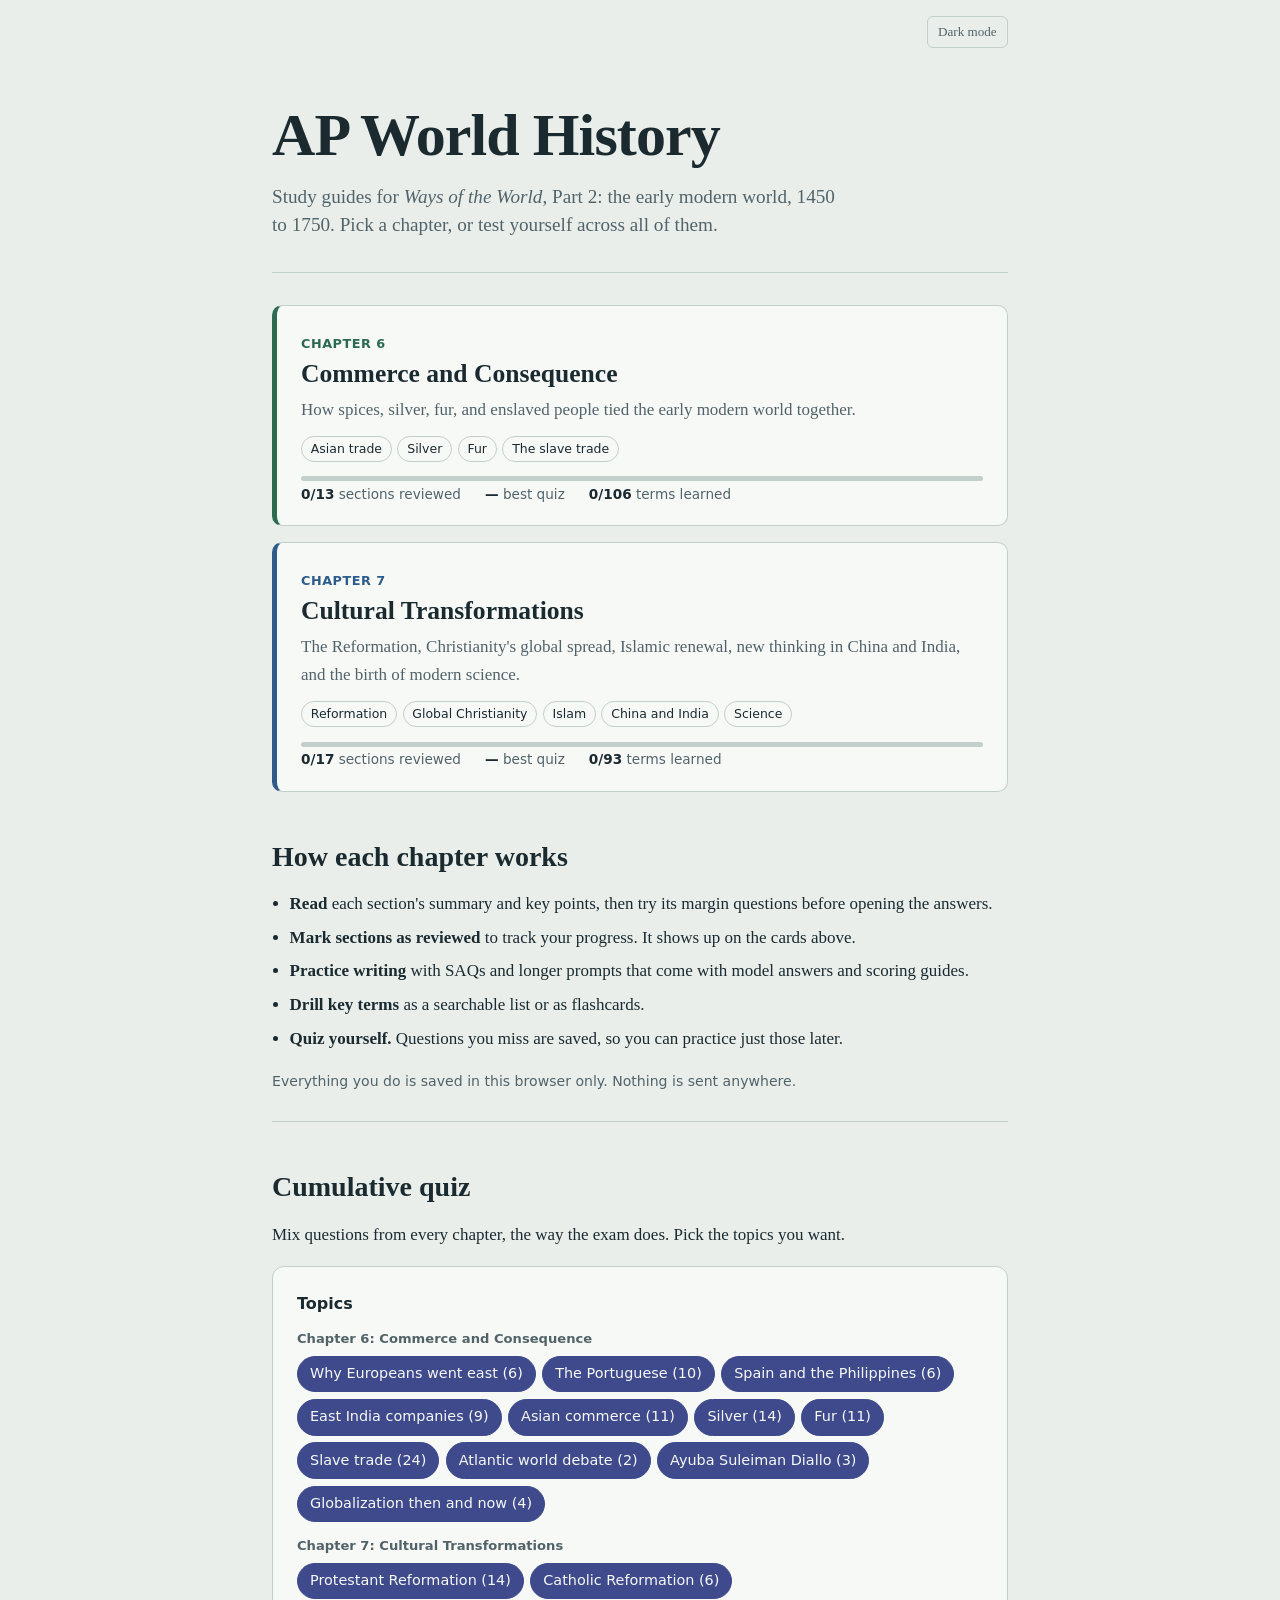
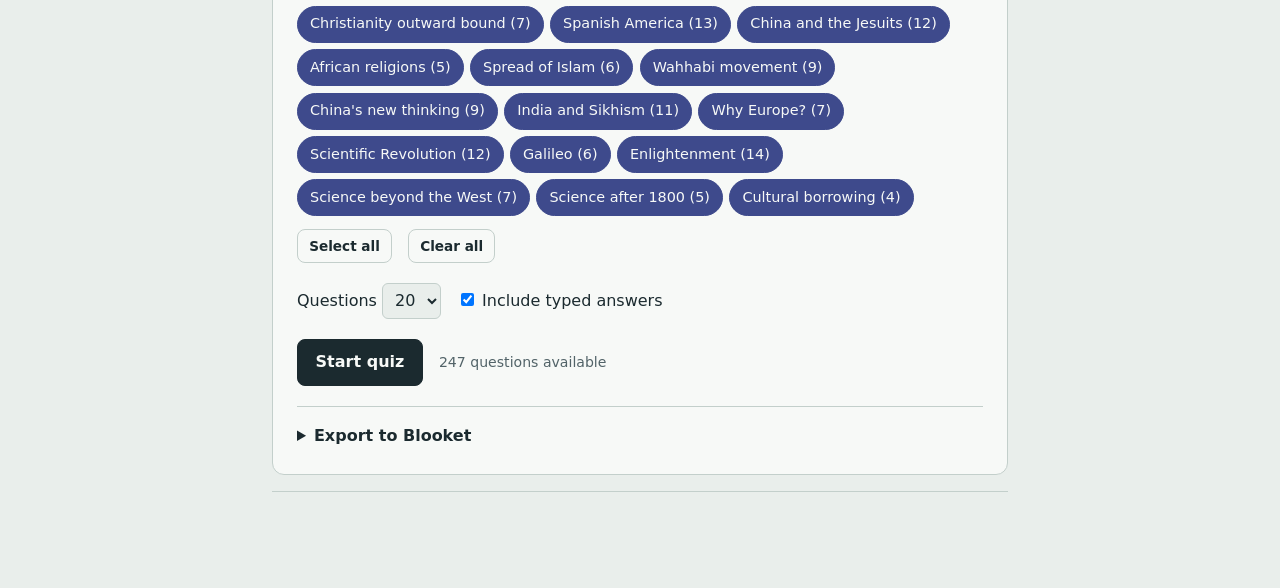
<file: index.html>
<!DOCTYPE html>
<html lang="en">
<head>
<meta charset="utf-8">
<meta name="viewport" content="width=device-width, initial-scale=1">
<meta name="description" content="AP World History study guides: chapter summaries, margin questions, comparison charts, SAQ practice, flashcards, and quizzes.">
<title>AP World History study site</title>
<link rel="stylesheet" href="assets/site.css">
<script>try{var t=JSON.parse(localStorage.getItem('apw.theme'));if(t)document.documentElement.dataset.theme=t}catch(e){}</script>
</head>
<body class="hub" data-page="hub">
<main>
<div class="column">
<div class="hub-top"><button type="button" class="theme-btn">Dark mode</button></div>
<header class="hub-hero">
  <h1>AP World History</h1>
  <p class="lede">Study guides for <em>Ways of the World</em>, Part 2: the early modern world, 1450 to 1750. Pick a chapter, or test yourself across all of them.</p>
</header>

<div class="cards">
  <a class="ch-card" href="ch6.html" data-card="ch6" style="--c: var(--asia)">
    <span class="num">Chapter 6</span>
    <h2>Commerce and Consequence</h2>
    <p>How spices, silver, fur, and enslaved people tied the early modern world together.</p>
    <div class="strands"><span>Asian trade</span><span>Silver</span><span>Fur</span><span>The slave trade</span></div>
    <div class="meter" aria-hidden="true"><span></span></div>
    <div class="stats"></div>
  </a>
  <a class="ch-card" href="ch7.html" data-card="ch7" style="--c: var(--science)">
    <span class="num">Chapter 7</span>
    <h2>Cultural Transformations</h2>
    <p>The Reformation, Christianity's global spread, Islamic renewal, new thinking in China and India, and the birth of modern science.</p>
    <div class="strands"><span>Reformation</span><span>Global Christianity</span><span>Islam</span><span>China and India</span><span>Science</span></div>
    <div class="meter" aria-hidden="true"><span></span></div>
    <div class="stats"></div>
  </a>
</div>

<section class="block" style="padding-top:1rem">
  <h2>How each chapter works</h2>
  <ul class="themes">
    <li><strong>Read</strong> each section's summary and key points, then try its margin questions before opening the answers.</li>
    <li><strong>Mark sections as reviewed</strong> to track your progress. It shows up on the cards above.</li>
    <li><strong>Practice writing</strong> with SAQs and longer prompts that come with model answers and scoring guides.</li>
    <li><strong>Drill key terms</strong> as a searchable list or as flashcards.</li>
    <li><strong>Quiz yourself.</strong> Questions you miss are saved, so you can practice just those later.</li>
  </ul>
  <p class="note">Everything you do is saved in this browser only. Nothing is sent anywhere.</p>
</section>

<section class="block" id="quiz">
  <h2>Cumulative quiz</h2>
  <p>Mix questions from every chapter, the way the exam does. Pick the topics you want.</p>
  <div class="quiz">
    <div id="q-setup">
      <fieldset>
        <legend>Topics</legend>
        <div class="chips" id="q-topics"></div>
        <div class="row" style="margin-top:.6rem">
          <button type="button" class="btn ghost small" id="q-all">Select all</button>
          <button type="button" class="btn ghost small" id="q-none">Clear all</button>
        </div>
      </fieldset>
      <div class="row" style="margin-bottom:1.25rem">
        <label>Questions <select id="q-count"><option value="10">10</option><option value="20" selected>20</option><option value="40">40</option><option value="all">All</option></select></label>
        <label><input type="checkbox" id="q-typed" checked> Include typed answers</label>
      </div>
      <div class="row">
        <button type="button" class="btn" id="q-start">Start quiz</button>
        <span class="note" id="q-available" style="margin:0"></span>
      </div>
      <p class="note" id="q-best" style="margin-top:.75rem"></p>
    </div>

    <div id="q-play" hidden>
      <div class="q-meta"><span id="q-pos"></span><span id="q-score"></span></div>
      <div class="q-bar"><span id="q-bar"></span></div>
      <a class="q-topic" id="q-topic" href="#"></a>
      <p class="q-text" id="q-text"></p>
      <div id="q-answer"></div>
      <div class="row">
        <button type="button" class="btn ghost small" id="q-hint-btn">Show hint</button>
        <button type="button" class="btn ghost small" id="q-quit">End quiz</button>
      </div>
      <p class="hint" id="q-hint" hidden></p>
      <div class="feedback" id="q-feedback" aria-live="polite"></div>
      <button type="button" class="btn" id="q-next" hidden>Next question</button>
    </div>

    <div id="q-done" hidden>
      <p class="score-big" id="q-final"></p>
      <p id="q-final-detail" style="margin:0"></p>
      <p class="note" id="q-best-done"></p>
      <h3 id="q-missed-head"></h3>
      <ul class="missed" id="q-missed"></ul>
      <div class="row">
        <button type="button" class="btn" id="q-retry">Retry missed questions</button>
        <button type="button" class="btn ghost" id="q-new">Start a new quiz</button>
      </div>
    </div>
  </div>
</section>
</div>
</main>
<script src="assets/ch6-data.js"></script>
<script src="assets/ch7-data.js"></script>
<script src="assets/app.js"></script>
</body>
</html>
</file>
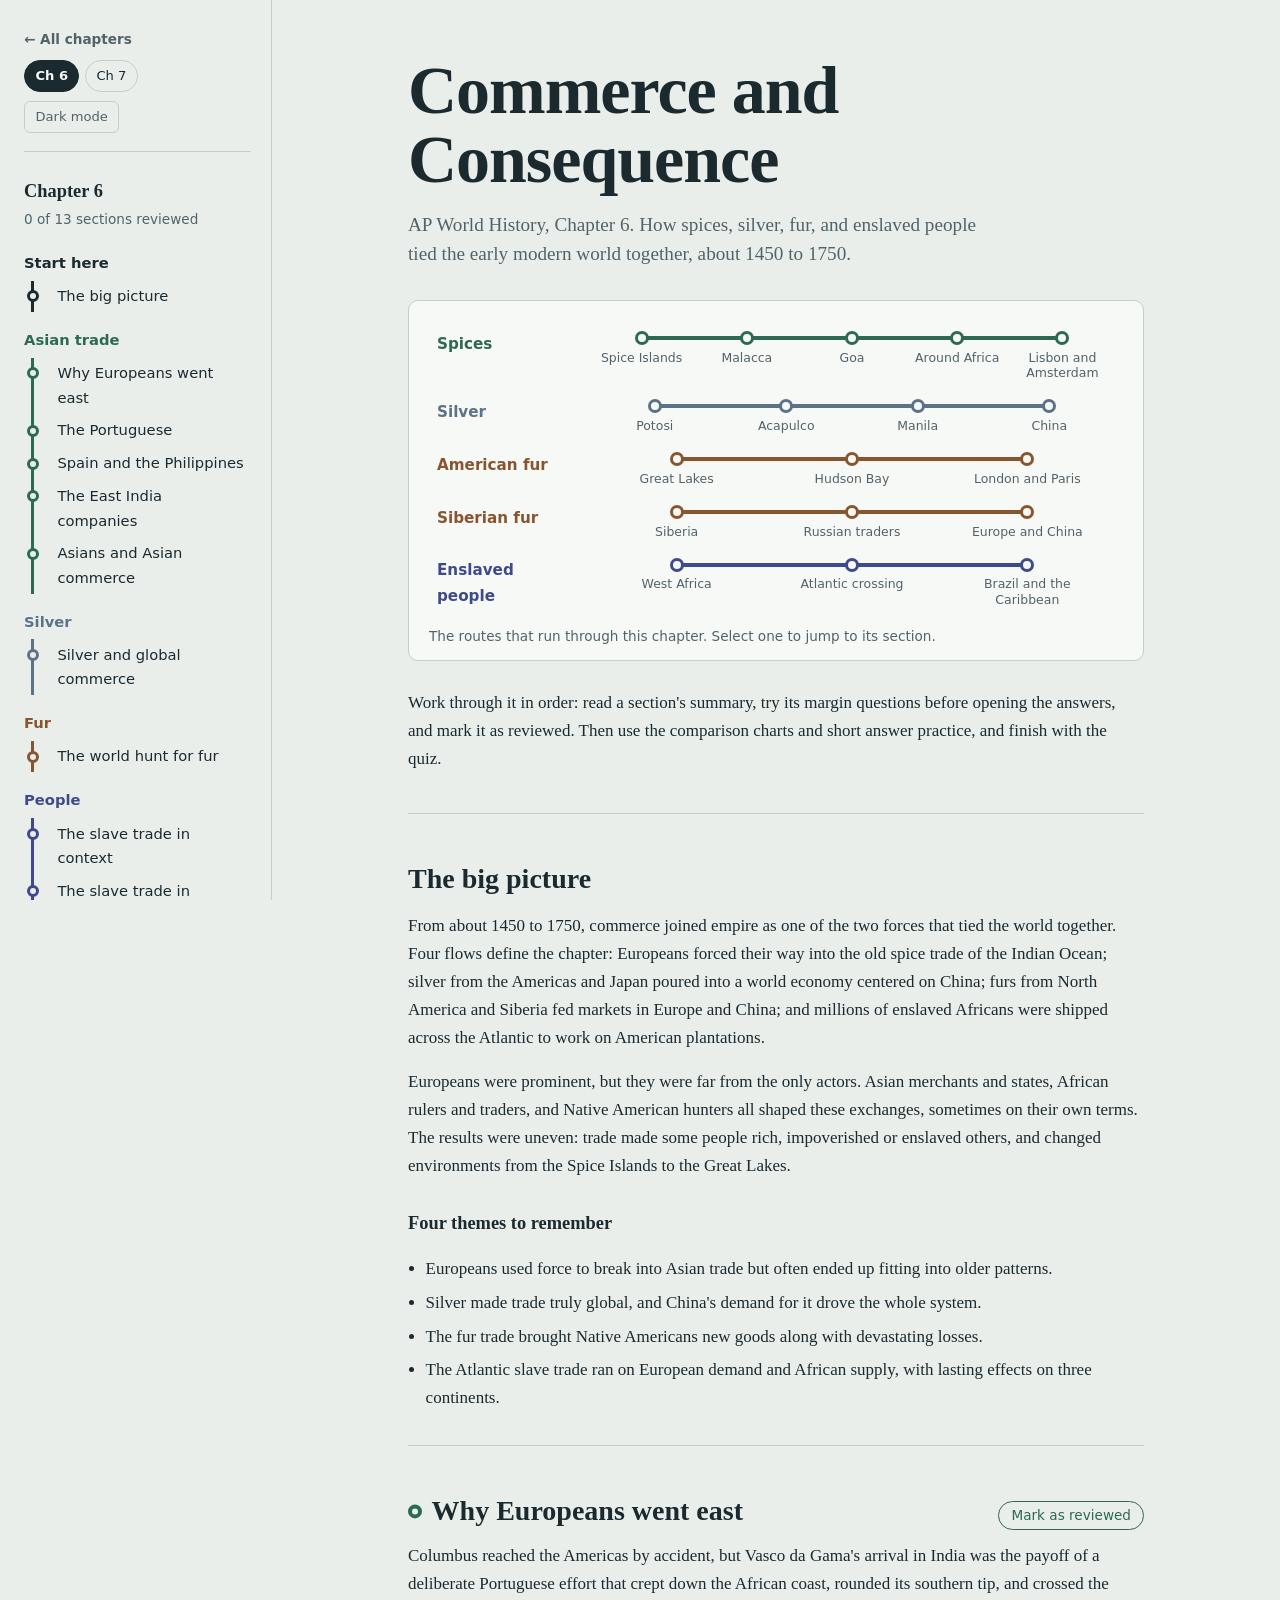
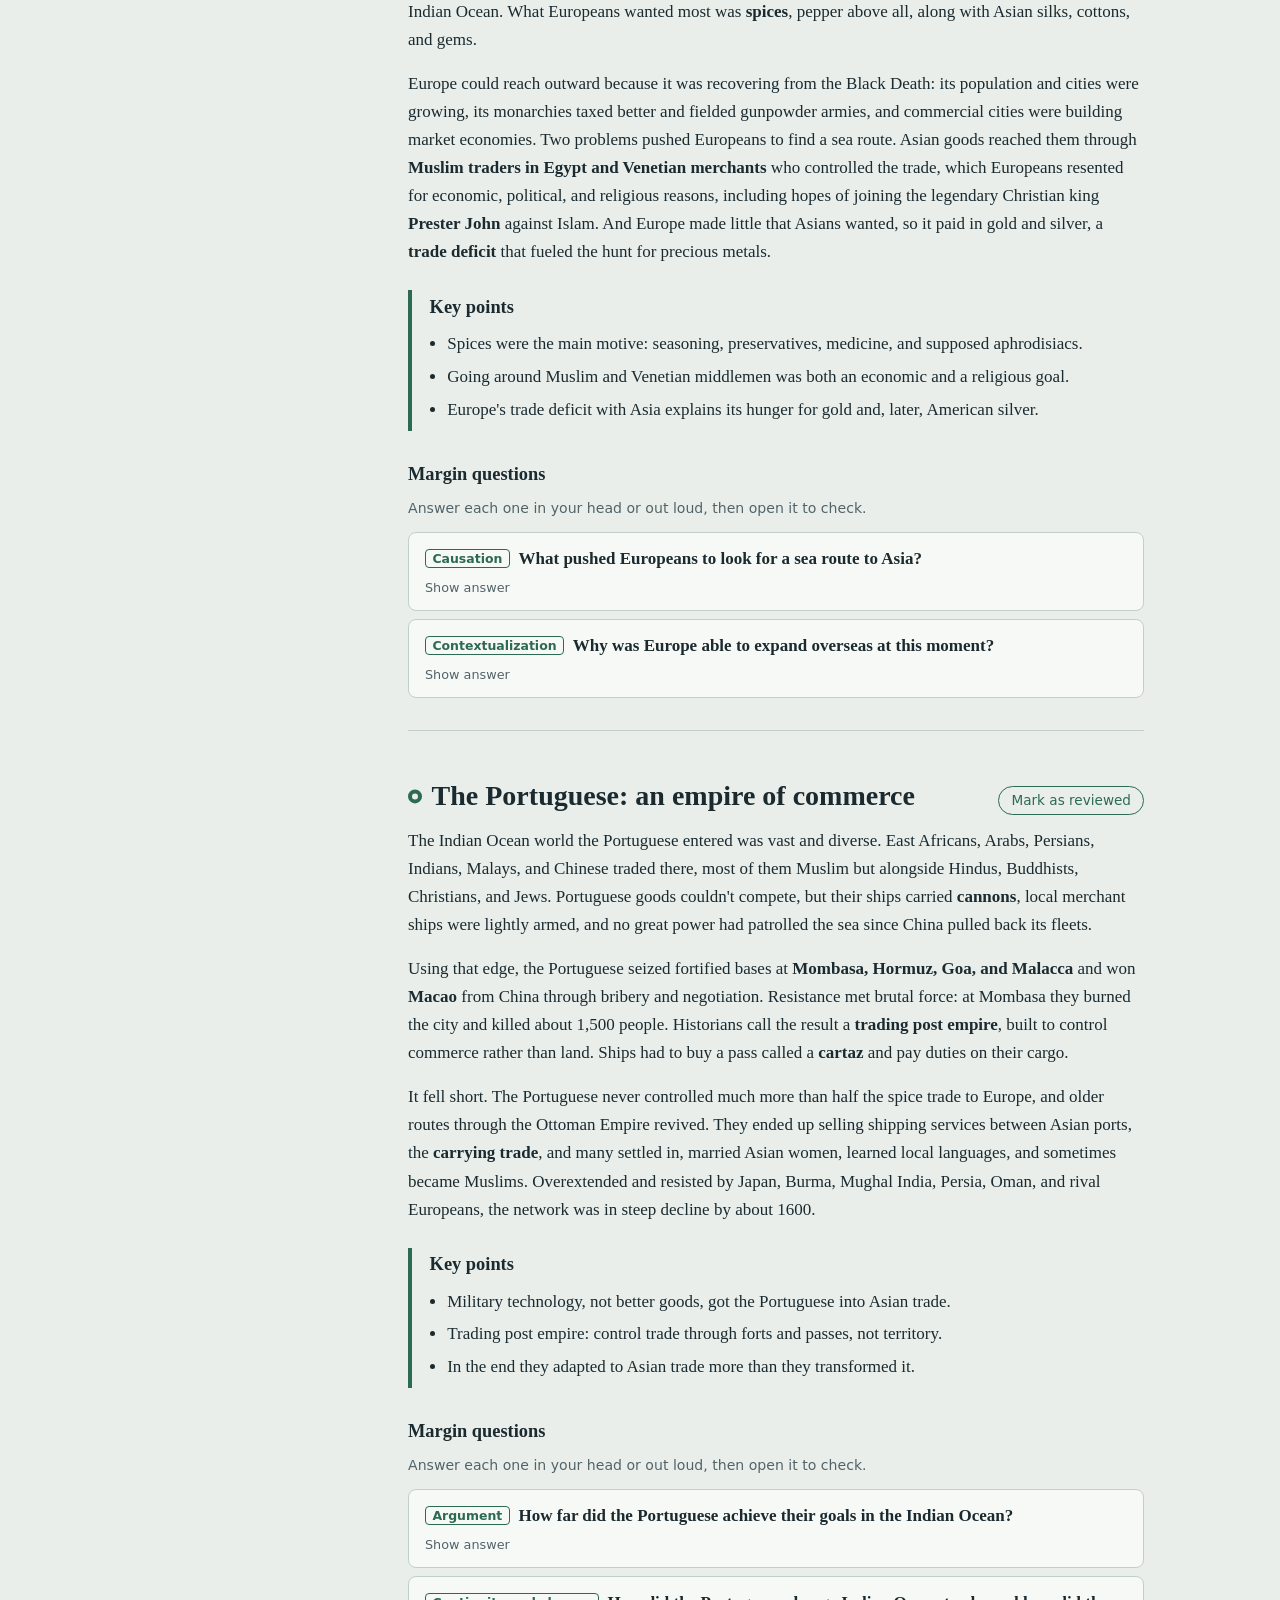
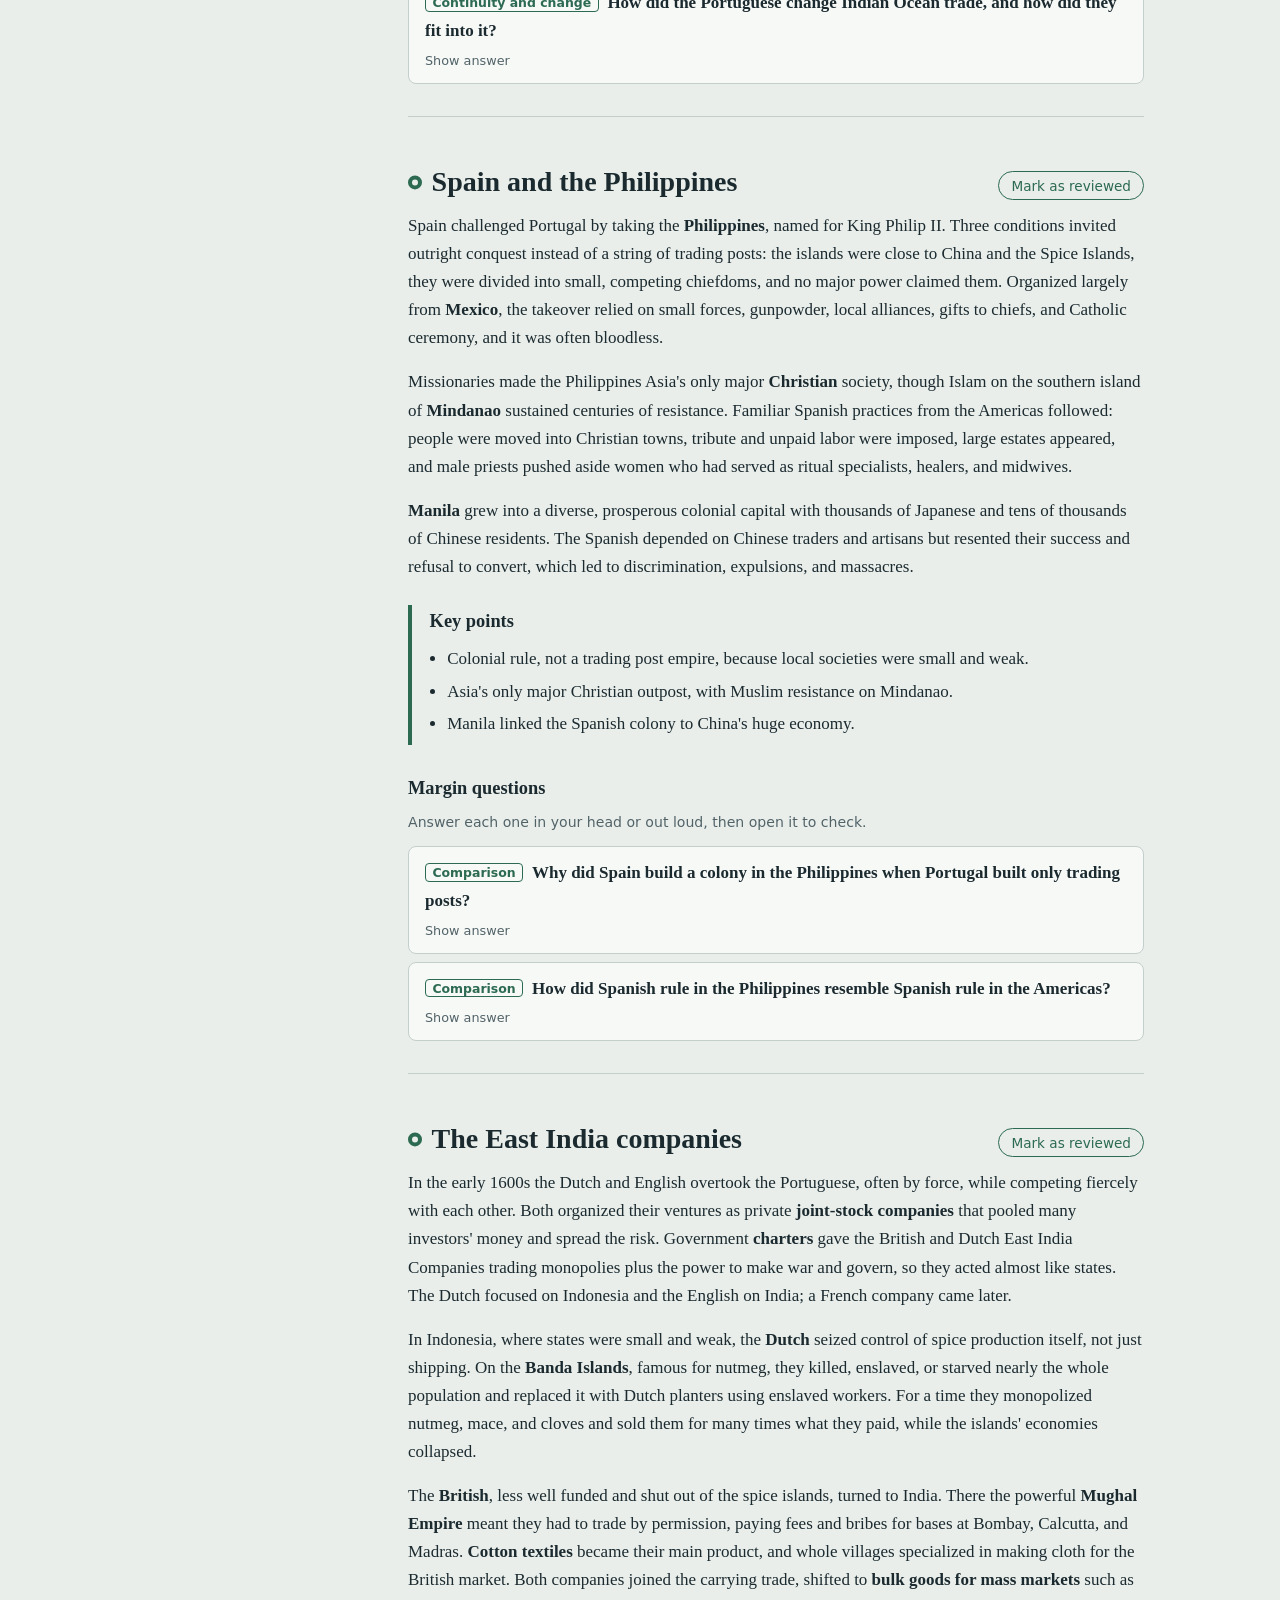
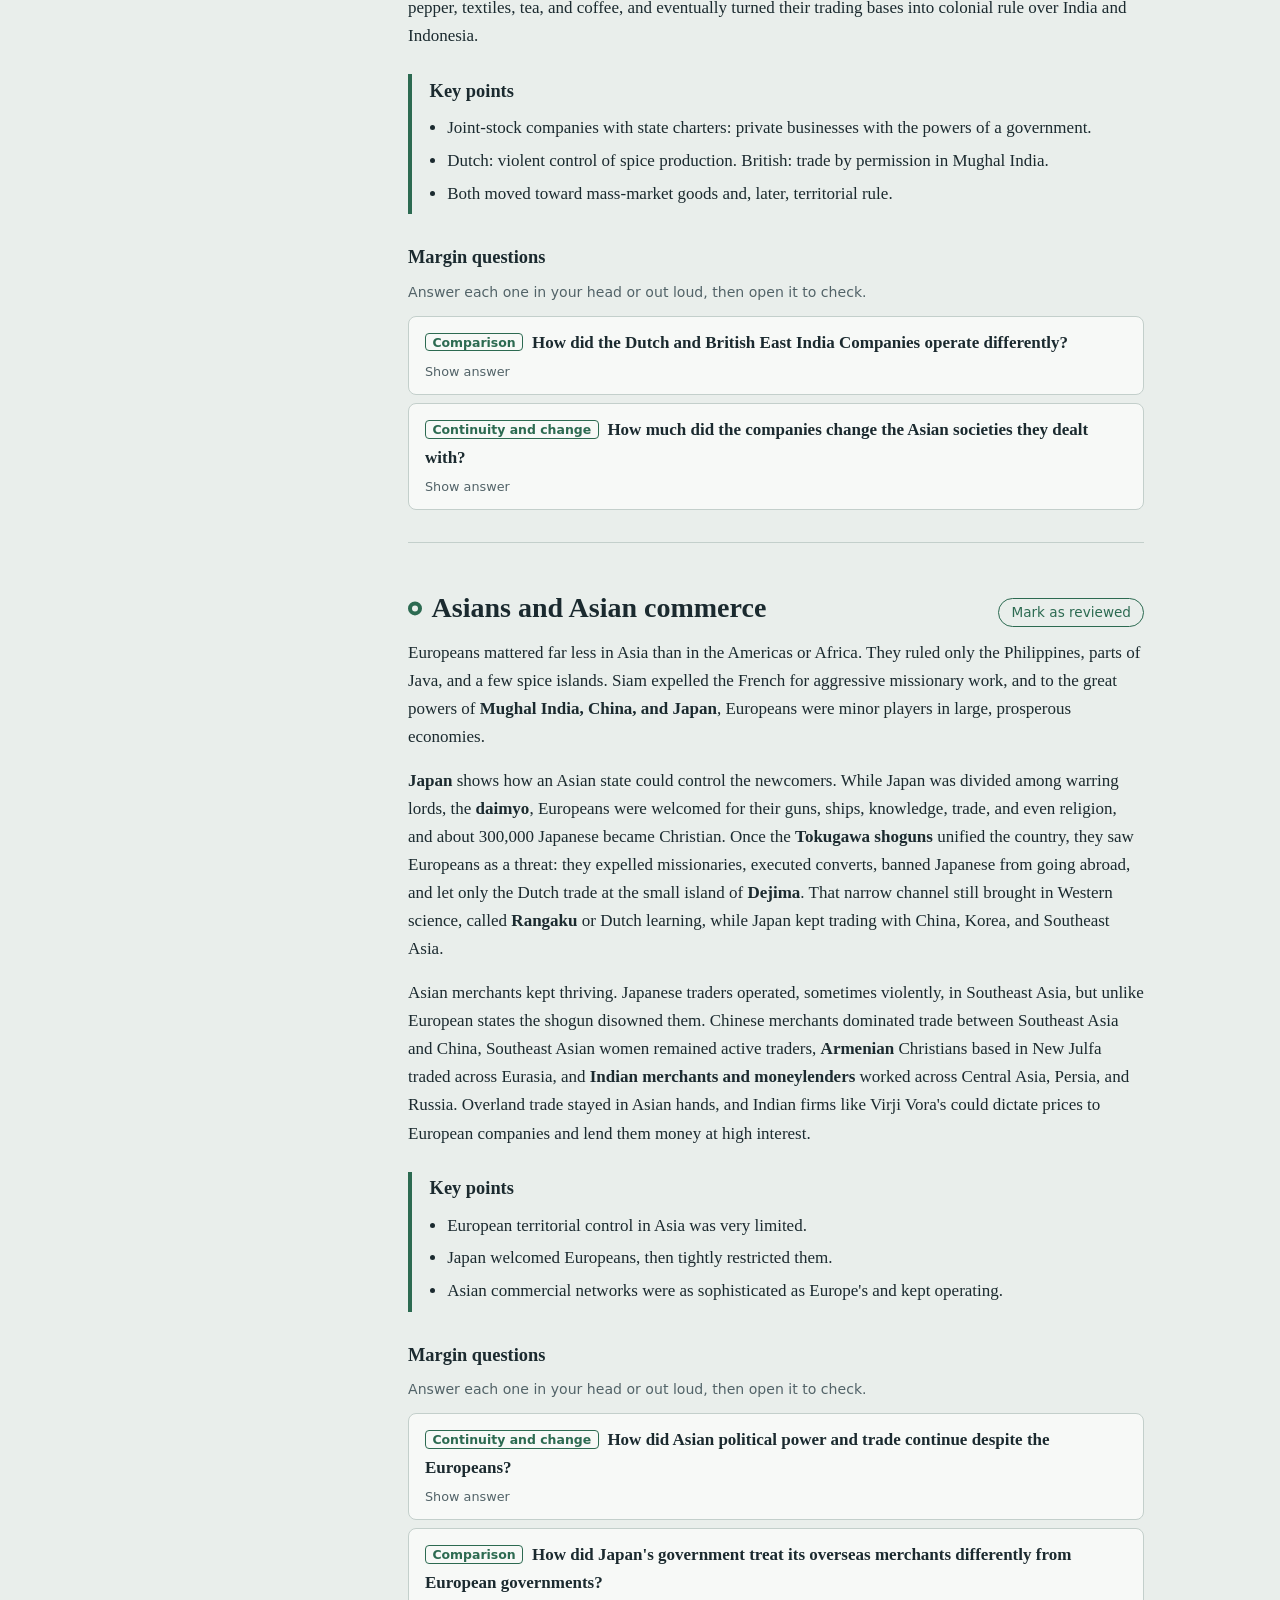
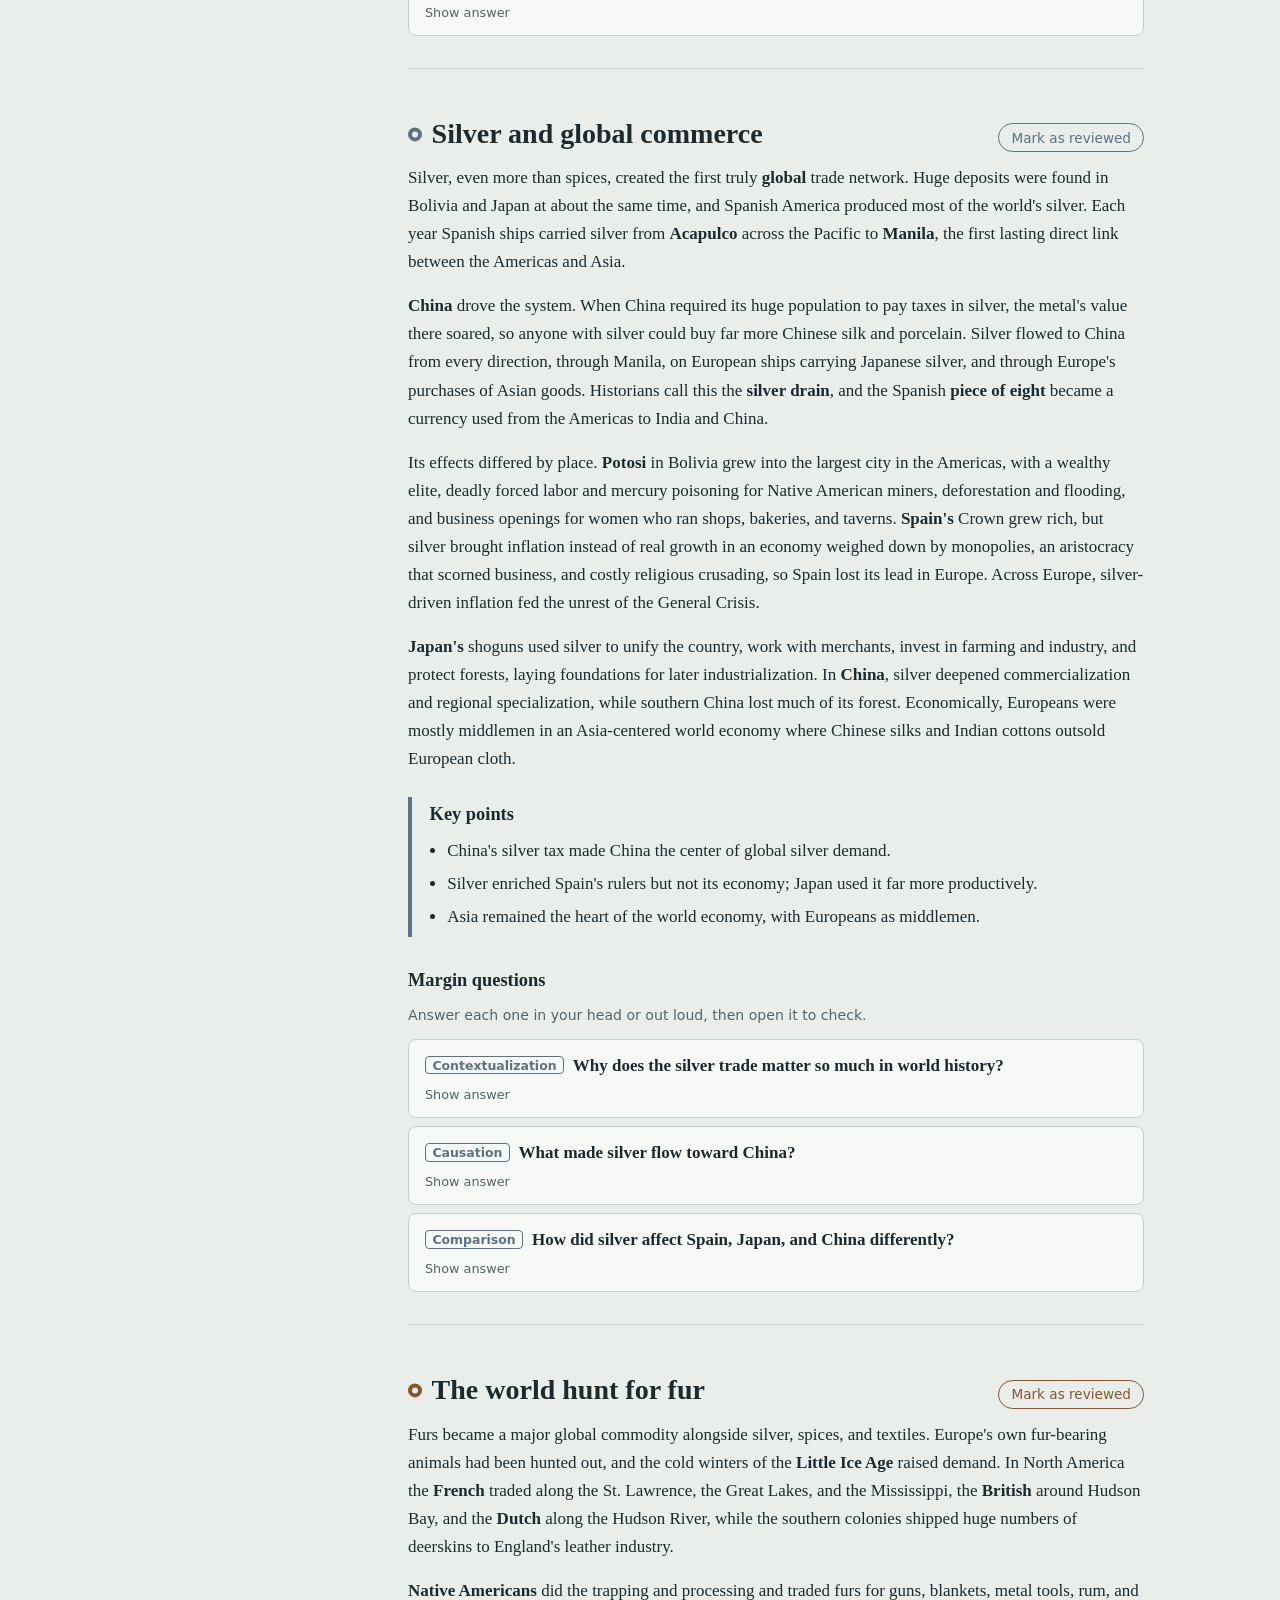
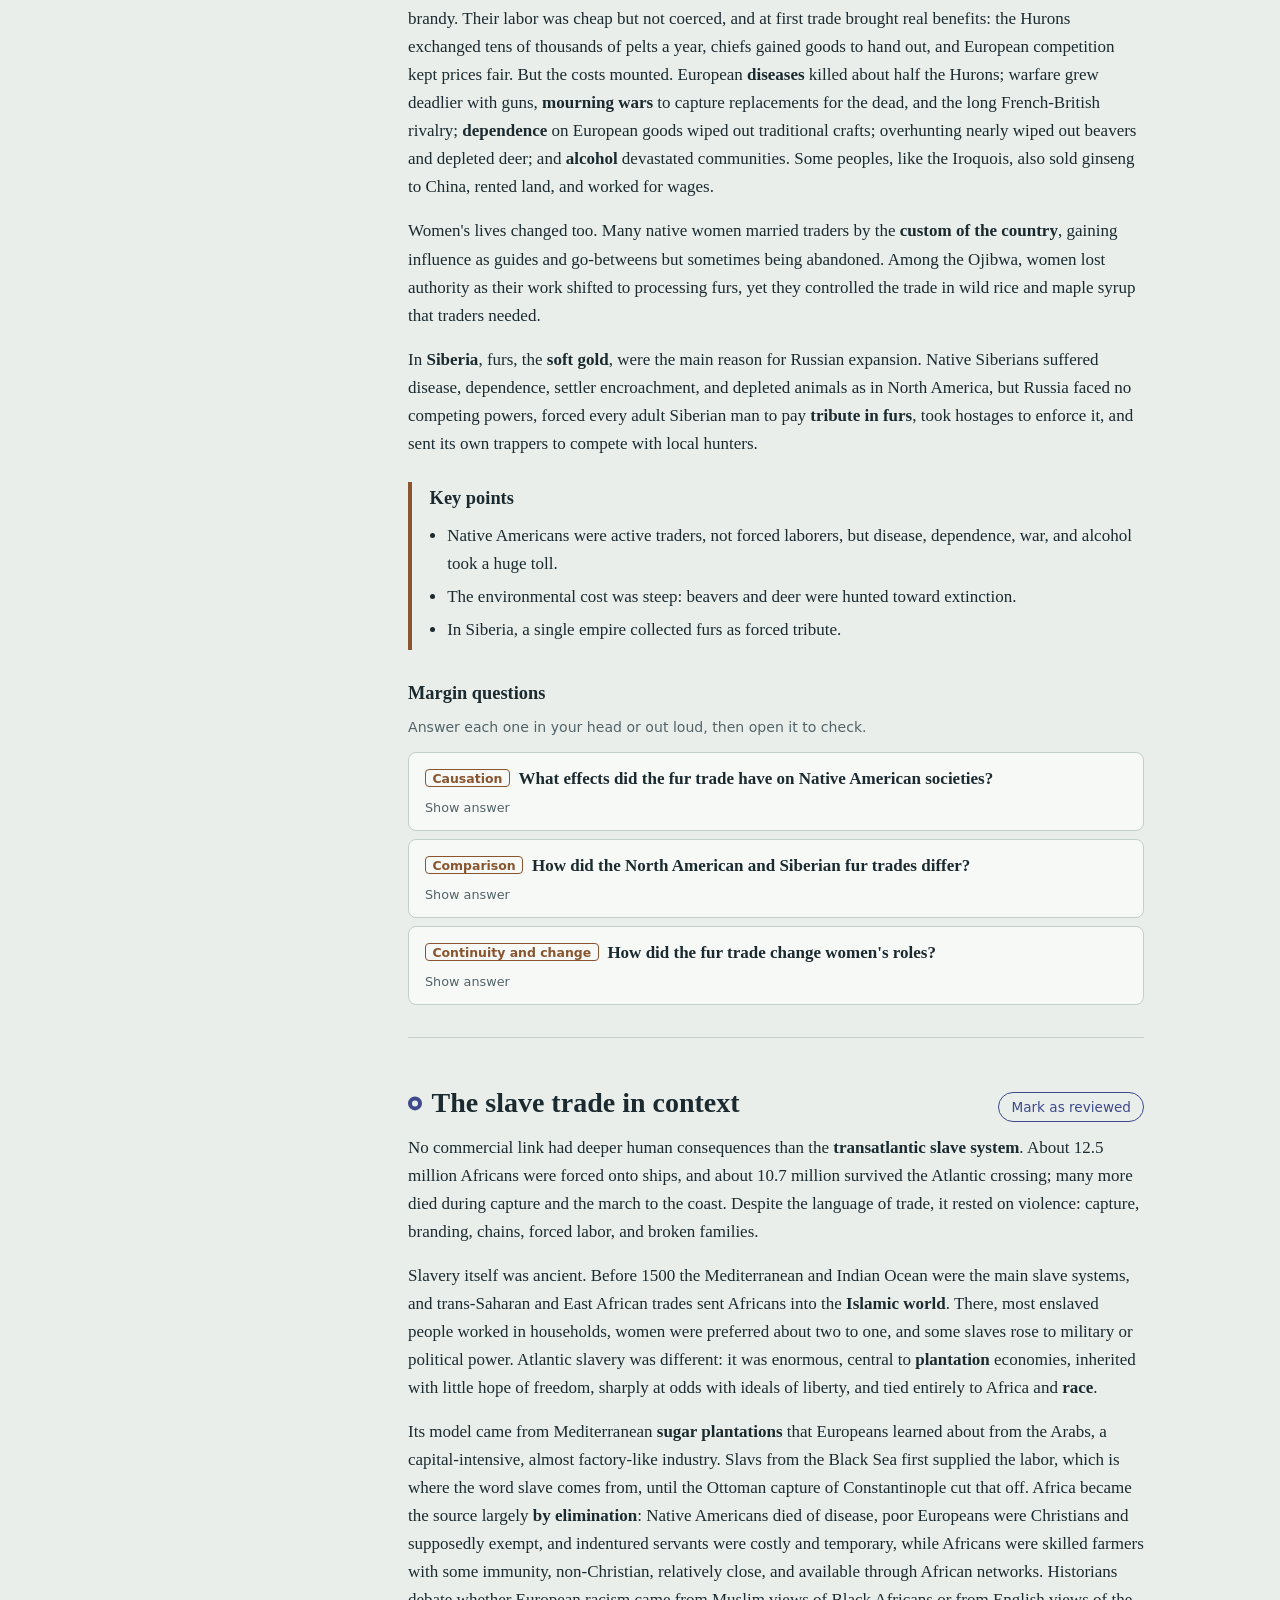
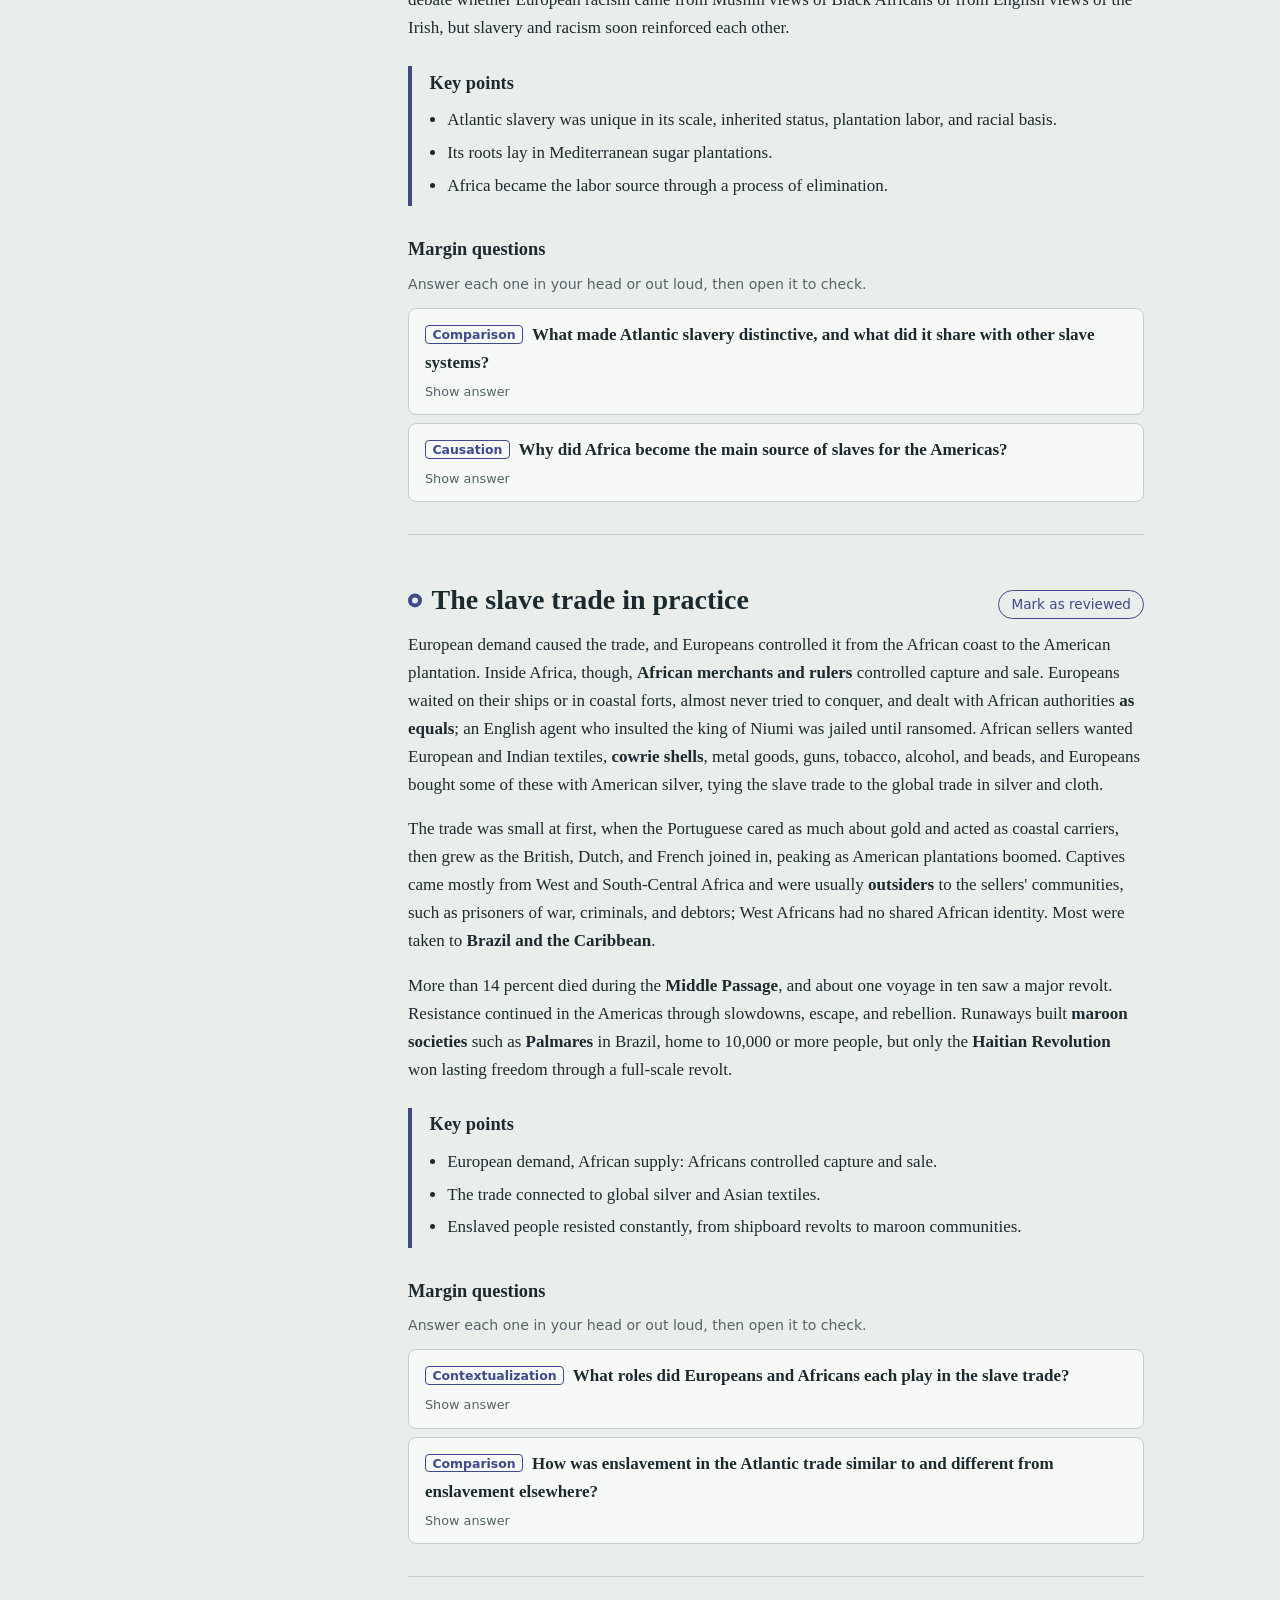
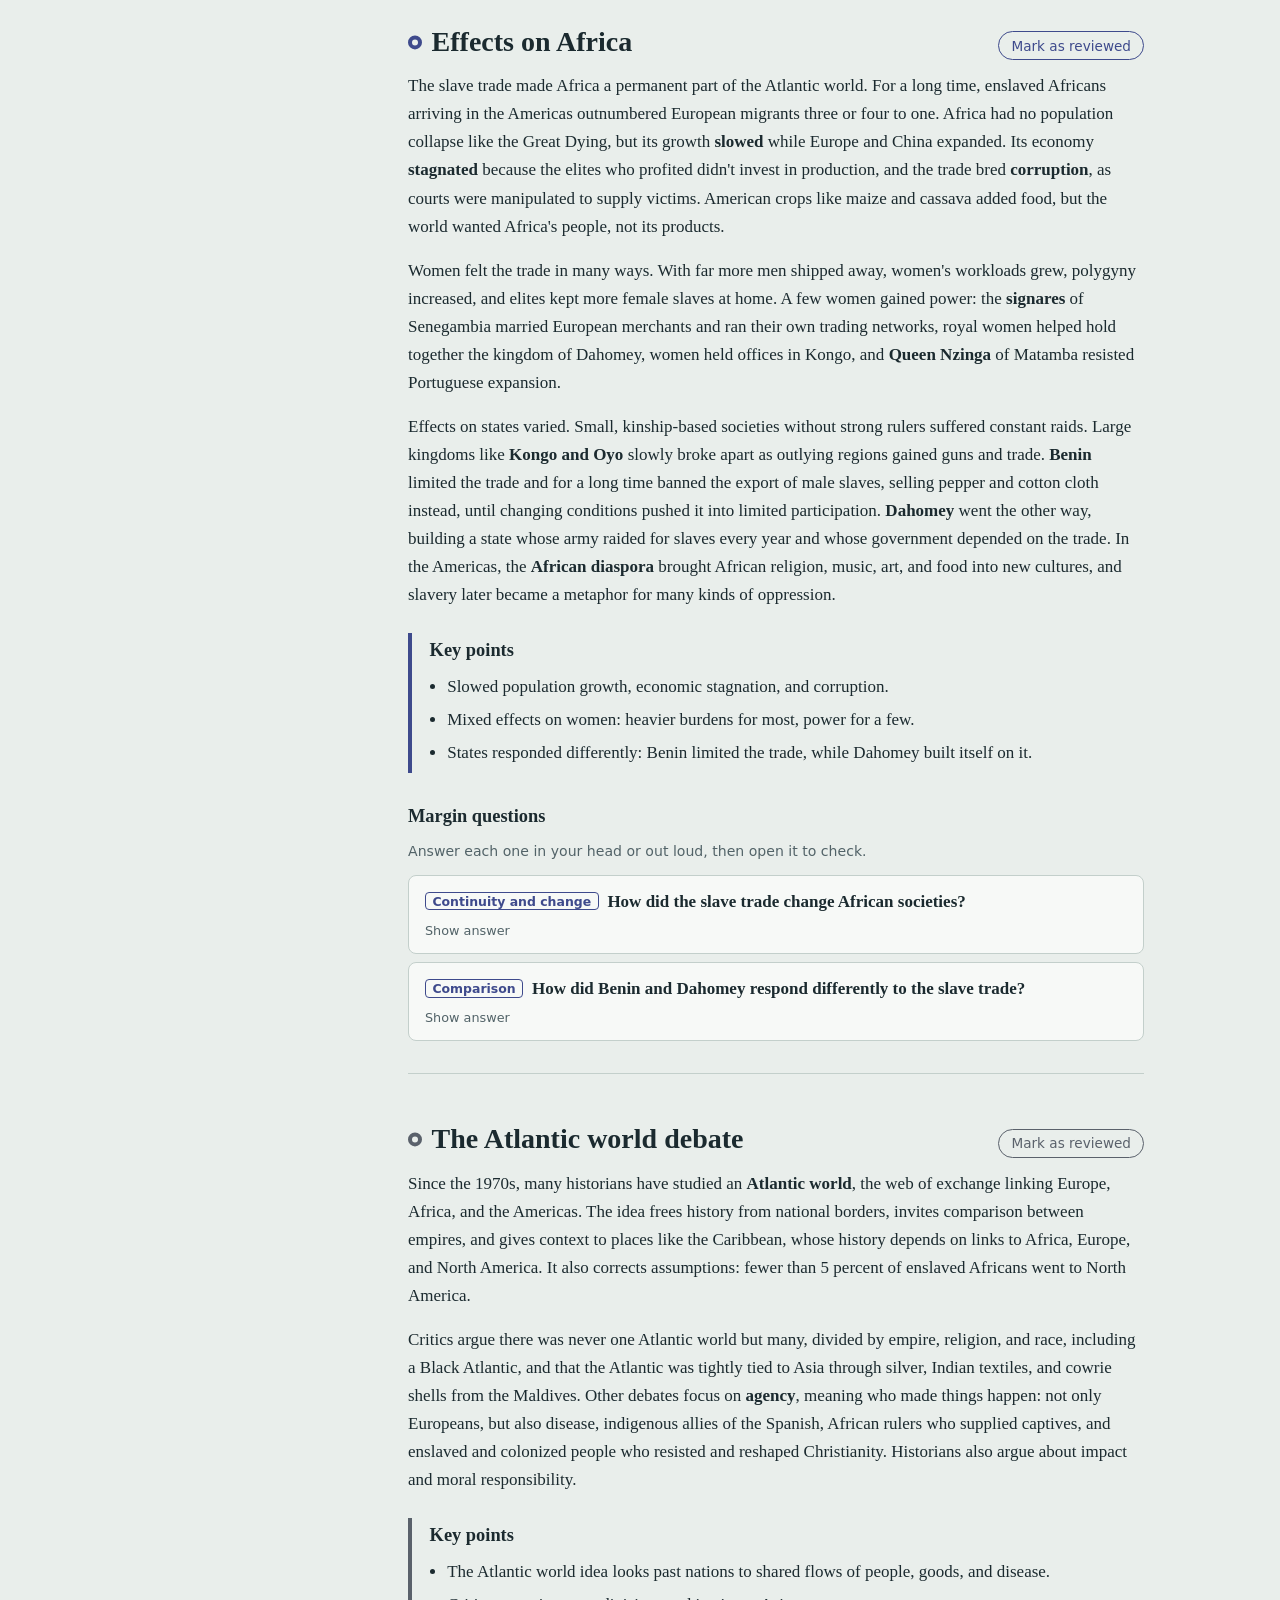
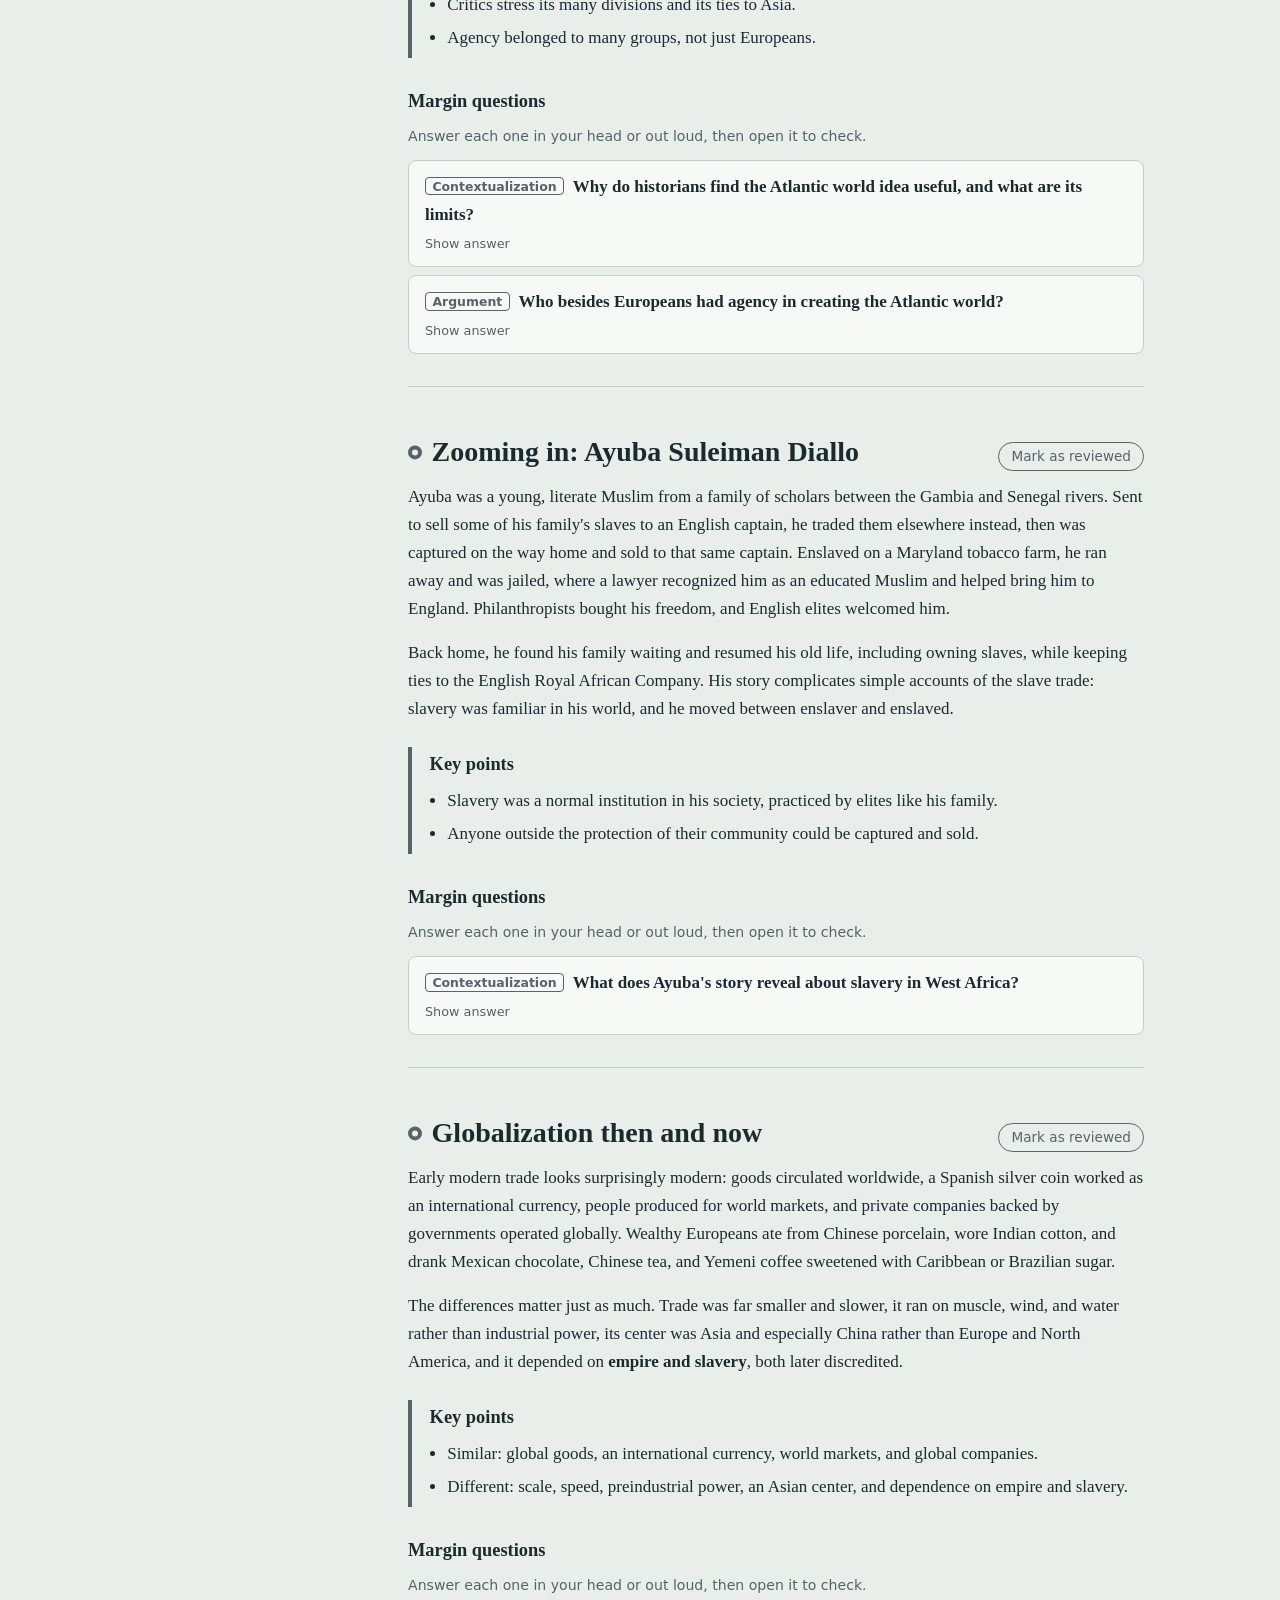
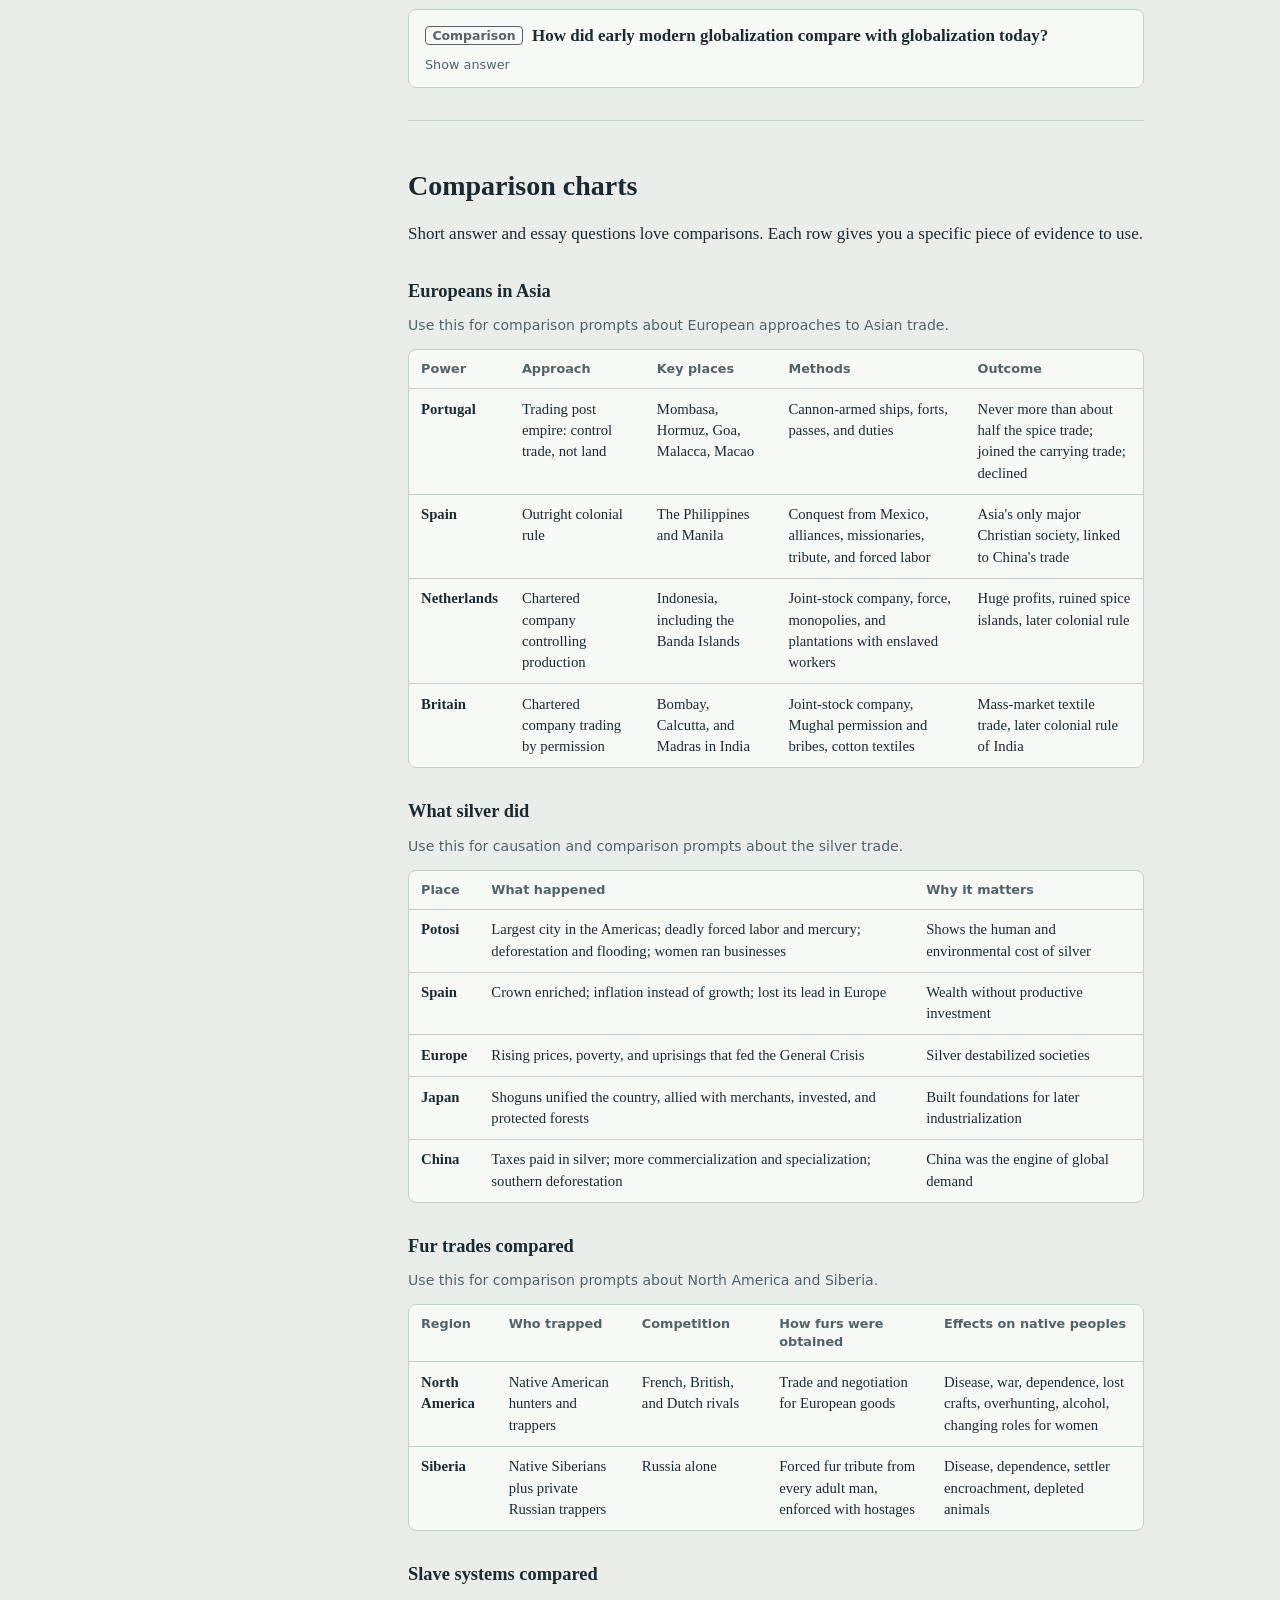
<file: ch6.html>
<!DOCTYPE html>
<html lang="en">
<head>
<meta charset="utf-8">
<meta name="viewport" content="width=device-width, initial-scale=1">
<meta name="description" content="AP World History Chapter 6 study guide: spices, silver, fur, and the Atlantic slave trade, 1450 to 1750.">
<title>Chapter 6: Commerce and Consequence | AP World History study site</title>
<link rel="stylesheet" href="assets/site.css">
<script>try{var t=JSON.parse(localStorage.getItem('apw.theme'));if(t)document.documentElement.dataset.theme=t}catch(e){}</script>
</head>
<body data-chapter="ch6">
<div class="layout">
<aside class="sidebar">
  <button type="button" class="menu-btn" aria-expanded="false" aria-controls="toc">Chapter 6 contents <span aria-hidden="true">&#9662;</span></button>
  <nav class="toc-inner" id="toc" aria-label="Chapter sections">
    <div class="site-nav">
      <a class="home-link" href="index.html">&larr; All chapters</a>
      <div class="ch-switch" aria-label="Chapters"><a href="ch6.html" aria-current="page">Ch 6</a><a href="ch7.html">Ch 7</a></div>
      <button type="button" class="theme-btn">Dark mode</button>
    </div>
    <p class="toc-title">Chapter 6</p>
    <p class="toc-progress" id="progress"></p>
    <div class="toc-group" style="--c: var(--ink)"><p class="toc-group-name">Start here</p><ul><li><a href="#overview" data-id="overview">The big picture</a></li></ul></div><div class="toc-group" style="--c: var(--asia)"><p class="toc-group-name">Asian trade</p><ul><li><a href="#s-motives" data-id="s-motives">Why Europeans went east</a></li><li><a href="#s-portugal" data-id="s-portugal">The Portuguese</a></li><li><a href="#s-spain" data-id="s-spain">Spain and the Philippines</a></li><li><a href="#s-companies" data-id="s-companies">The East India companies</a></li><li><a href="#s-asians" data-id="s-asians">Asians and Asian commerce</a></li></ul></div><div class="toc-group" style="--c: var(--silver)"><p class="toc-group-name">Silver</p><ul><li><a href="#s-silver" data-id="s-silver">Silver and global commerce</a></li></ul></div><div class="toc-group" style="--c: var(--fur)"><p class="toc-group-name">Fur</p><ul><li><a href="#s-fur" data-id="s-fur">The world hunt for fur</a></li></ul></div><div class="toc-group" style="--c: var(--people)"><p class="toc-group-name">People</p><ul><li><a href="#s-slave-context" data-id="s-slave-context">The slave trade in context</a></li><li><a href="#s-slave-practice" data-id="s-slave-practice">The slave trade in practice</a></li><li><a href="#s-africa" data-id="s-africa">Effects on Africa</a></li></ul></div><div class="toc-group" style="--c: var(--debate)"><p class="toc-group-name">Debates and stories</p><ul><li><a href="#s-atlantic" data-id="s-atlantic">The Atlantic world debate</a></li><li><a href="#s-ayuba" data-id="s-ayuba">Ayuba Suleiman Diallo</a></li><li><a href="#s-reflections" data-id="s-reflections">Globalization then and now</a></li></ul></div><div class="toc-group" style="--c: var(--muted)"><p class="toc-group-name">Study tools</p><ul><li><a href="#compare" data-id="compare">Comparison charts</a></li><li><a href="#saq" data-id="saq">Short answer practice</a></li><li><a href="#bigpicture" data-id="bigpicture">Big picture questions</a></li><li><a href="#terms" data-id="terms">Key terms</a></li><li><a href="#quiz" data-id="quiz">Quiz</a></li></ul></div>
  </nav>
</aside>
<main>
<div class="column">
<header class="hero">
  <h1>Commerce and Consequence</h1>
  <p class="lede">AP World History, Chapter 6. How spices, silver, fur, and enslaved people tied the early modern world together, about 1450 to 1750.</p>
  <figure class="routes">
    <a class="route" href="#s-portugal" style="--c: var(--asia)"><span class="route-name">Spices</span><span class="stops" style="--n:5"><span class="stop"><span class="stop-label">Spice Islands</span></span><span class="stop"><span class="stop-label">Malacca</span></span><span class="stop"><span class="stop-label">Goa</span></span><span class="stop"><span class="stop-label">Around Africa</span></span><span class="stop"><span class="stop-label">Lisbon and Amsterdam</span></span></span></a><a class="route" href="#s-silver" style="--c: var(--silver)"><span class="route-name">Silver</span><span class="stops" style="--n:4"><span class="stop"><span class="stop-label">Potosi</span></span><span class="stop"><span class="stop-label">Acapulco</span></span><span class="stop"><span class="stop-label">Manila</span></span><span class="stop"><span class="stop-label">China</span></span></span></a><a class="route" href="#s-fur" style="--c: var(--fur)"><span class="route-name">American fur</span><span class="stops" style="--n:3"><span class="stop"><span class="stop-label">Great Lakes</span></span><span class="stop"><span class="stop-label">Hudson Bay</span></span><span class="stop"><span class="stop-label">London and Paris</span></span></span></a><a class="route" href="#s-fur" style="--c: var(--fur)"><span class="route-name">Siberian fur</span><span class="stops" style="--n:3"><span class="stop"><span class="stop-label">Siberia</span></span><span class="stop"><span class="stop-label">Russian traders</span></span><span class="stop"><span class="stop-label">Europe and China</span></span></span></a><a class="route" href="#s-slave-practice" style="--c: var(--people)"><span class="route-name">Enslaved people</span><span class="stops" style="--n:3"><span class="stop"><span class="stop-label">West Africa</span></span><span class="stop"><span class="stop-label">Atlantic crossing</span></span><span class="stop"><span class="stop-label">Brazil and the Caribbean</span></span></span></a>
    <figcaption>The routes that run through this chapter. Select one to jump to its section.</figcaption>
  </figure>
  <p class="howto">Work through it in order: read a section's summary, try its margin questions before opening the answers, and mark it as reviewed. Then use the comparison charts and short answer practice, and finish with the quiz.</p>
</header>

<section class="block" id="overview">
  <h2>The big picture</h2>
  <div class="prose"><p>From about 1450 to 1750, commerce joined empire as one of the two forces that tied the world together. Four flows define the chapter: Europeans forced their way into the old spice trade of the Indian Ocean; silver from the Americas and Japan poured into a world economy centered on China; furs from North America and Siberia fed markets in Europe and China; and millions of enslaved Africans were shipped across the Atlantic to work on American plantations.</p><p>Europeans were prominent, but they were far from the only actors. Asian merchants and states, African rulers and traders, and Native American hunters all shaped these exchanges, sometimes on their own terms. The results were uneven: trade made some people rich, impoverished or enslaved others, and changed environments from the Spice Islands to the Great Lakes.</p></div>
  <h3>Four themes to remember</h3>
  <ul class="themes"><li>Europeans used force to break into Asian trade but often ended up fitting into older patterns.</li><li>Silver made trade truly global, and China&#x27;s demand for it drove the whole system.</li><li>The fur trade brought Native Americans new goods along with devastating losses.</li><li>The Atlantic slave trade ran on European demand and African supply, with lasting effects on three continents.</li></ul>
</section>


<section class="entry" id="s-motives" style="--c: var(--asia)">
  <div class="entry-head">
    <h2><span class="marker" aria-hidden="true"></span>Why Europeans went east</h2>
    <button type="button" class="review" data-review="s-motives" aria-pressed="false">Mark as reviewed</button>
  </div>
  <div class="prose"><p>Columbus reached the Americas by accident, but Vasco da Gama's arrival in India was the payoff of a deliberate Portuguese effort that crept down the African coast, rounded its southern tip, and crossed the Indian Ocean. What Europeans wanted most was <strong>spices</strong>, pepper above all, along with Asian silks, cottons, and gems.</p><p>Europe could reach outward because it was recovering from the Black Death: its population and cities were growing, its monarchies taxed better and fielded gunpowder armies, and commercial cities were building market economies. Two problems pushed Europeans to find a sea route. Asian goods reached them through <strong>Muslim traders in Egypt and Venetian merchants</strong> who controlled the trade, which Europeans resented for economic, political, and religious reasons, including hopes of joining the legendary Christian king <strong>Prester John</strong> against Islam. And Europe made little that Asians wanted, so it paid in gold and silver, a <strong>trade deficit</strong> that fueled the hunt for precious metals.</p></div>
  <div class="keypoints"><h3>Key points</h3><ul><li>Spices were the main motive: seasoning, preservatives, medicine, and supposed aphrodisiacs.</li><li>Going around Muslim and Venetian middlemen was both an economic and a religious goal.</li><li>Europe&#x27;s trade deficit with Asia explains its hunger for gold and, later, American silver.</li></ul></div>
  <div class="margin-qs"><h3>Margin questions</h3>
    <p class="note">Answer each one in your head or out loud, then open it to check.</p><details class="mq"><summary><span class="skill">Causation</span><span class="mq-q">What pushed Europeans to look for a sea route to Asia?</span></summary><p>Demand for spices and other Asian goods, resentment of the Muslim and Venetian hold on that trade, religious hopes of joining Prester John against Islam, and the need for gold and silver to cover a trade deficit.</p></details><details class="mq"><summary><span class="skill">Contextualization</span><span class="mq-q">Why was Europe able to expand overseas at this moment?</span></summary><p>It was rebounding from the Black Death, with growing populations and cities, stronger monarchies that could tax and field gunpowder armies, and commercial centers practicing market exchange and investment.</p></details></div>
</section>
<section class="entry" id="s-portugal" style="--c: var(--asia)">
  <div class="entry-head">
    <h2><span class="marker" aria-hidden="true"></span>The Portuguese: an empire of commerce</h2>
    <button type="button" class="review" data-review="s-portugal" aria-pressed="false">Mark as reviewed</button>
  </div>
  <div class="prose"><p>The Indian Ocean world the Portuguese entered was vast and diverse. East Africans, Arabs, Persians, Indians, Malays, and Chinese traded there, most of them Muslim but alongside Hindus, Buddhists, Christians, and Jews. Portuguese goods couldn't compete, but their ships carried <strong>cannons</strong>, local merchant ships were lightly armed, and no great power had patrolled the sea since China pulled back its fleets.</p><p>Using that edge, the Portuguese seized fortified bases at <strong>Mombasa, Hormuz, Goa, and Malacca</strong> and won <strong>Macao</strong> from China through bribery and negotiation. Resistance met brutal force: at Mombasa they burned the city and killed about 1,500 people. Historians call the result a <strong>trading post empire</strong>, built to control commerce rather than land. Ships had to buy a pass called a <strong>cartaz</strong> and pay duties on their cargo.</p><p>It fell short. The Portuguese never controlled much more than half the spice trade to Europe, and older routes through the Ottoman Empire revived. They ended up selling shipping services between Asian ports, the <strong>carrying trade</strong>, and many settled in, married Asian women, learned local languages, and sometimes became Muslims. Overextended and resisted by Japan, Burma, Mughal India, Persia, Oman, and rival Europeans, the network was in steep decline by about 1600.</p></div>
  <div class="keypoints"><h3>Key points</h3><ul><li>Military technology, not better goods, got the Portuguese into Asian trade.</li><li>Trading post empire: control trade through forts and passes, not territory.</li><li>In the end they adapted to Asian trade more than they transformed it.</li></ul></div>
  <div class="margin-qs"><h3>Margin questions</h3>
    <p class="note">Answer each one in your head or out loud, then open it to check.</p><details class="mq"><summary><span class="skill">Argument</span><span class="mq-q">How far did the Portuguese achieve their goals in the Indian Ocean?</span></summary><p>Only partly. They built forts, forced ships to buy passes, and dominated the route around Africa for a time, but they never controlled more than about half the spice trade, older routes revived, and they became carriers within Asia before declining.</p></details><details class="mq"><summary><span class="skill">Continuity and change</span><span class="mq-q">How did the Portuguese change Indian Ocean trade, and how did they fit into it?</span></summary><p>They militarized the sea lanes with armed ships, forts, and passes, which was new. But the network&#x27;s diversity and older routes survived, and the Portuguese joined the carrying trade and married into local societies.</p></details></div>
</section>
<section class="entry" id="s-spain" style="--c: var(--asia)">
  <div class="entry-head">
    <h2><span class="marker" aria-hidden="true"></span>Spain and the Philippines</h2>
    <button type="button" class="review" data-review="s-spain" aria-pressed="false">Mark as reviewed</button>
  </div>
  <div class="prose"><p>Spain challenged Portugal by taking the <strong>Philippines</strong>, named for King Philip II. Three conditions invited outright conquest instead of a string of trading posts: the islands were close to China and the Spice Islands, they were divided into small, competing chiefdoms, and no major power claimed them. Organized largely from <strong>Mexico</strong>, the takeover relied on small forces, gunpowder, local alliances, gifts to chiefs, and Catholic ceremony, and it was often bloodless.</p><p>Missionaries made the Philippines Asia's only major <strong>Christian</strong> society, though Islam on the southern island of <strong>Mindanao</strong> sustained centuries of resistance. Familiar Spanish practices from the Americas followed: people were moved into Christian towns, tribute and unpaid labor were imposed, large estates appeared, and male priests pushed aside women who had served as ritual specialists, healers, and midwives.</p><p><strong>Manila</strong> grew into a diverse, prosperous colonial capital with thousands of Japanese and tens of thousands of Chinese residents. The Spanish depended on Chinese traders and artisans but resented their success and refusal to convert, which led to discrimination, expulsions, and massacres.</p></div>
  <div class="keypoints"><h3>Key points</h3><ul><li>Colonial rule, not a trading post empire, because local societies were small and weak.</li><li>Asia&#x27;s only major Christian outpost, with Muslim resistance on Mindanao.</li><li>Manila linked the Spanish colony to China&#x27;s huge economy.</li></ul></div>
  <div class="margin-qs"><h3>Margin questions</h3>
    <p class="note">Answer each one in your head or out loud, then open it to check.</p><details class="mq"><summary><span class="skill">Comparison</span><span class="mq-q">Why did Spain build a colony in the Philippines when Portugal built only trading posts?</span></summary><p>The Philippines had small, divided chiefdoms, no rival claims, and a location near China and the Spice Islands, so conquest was easy. Portugal faced larger, wealthier societies where controlling trade was the realistic goal.</p></details><details class="mq"><summary><span class="skill">Comparison</span><span class="mq-q">How did Spanish rule in the Philippines resemble Spanish rule in the Americas?</span></summary><p>Both involved missionary conversion, moving people into towns, tribute and forced labor, large estates, and the loss of women&#x27;s traditional religious roles.</p></details></div>
</section>
<section class="entry" id="s-companies" style="--c: var(--asia)">
  <div class="entry-head">
    <h2><span class="marker" aria-hidden="true"></span>The East India companies</h2>
    <button type="button" class="review" data-review="s-companies" aria-pressed="false">Mark as reviewed</button>
  </div>
  <div class="prose"><p>In the early 1600s the Dutch and English overtook the Portuguese, often by force, while competing fiercely with each other. Both organized their ventures as private <strong>joint-stock companies</strong> that pooled many investors' money and spread the risk. Government <strong>charters</strong> gave the British and Dutch East India Companies trading monopolies plus the power to make war and govern, so they acted almost like states. The Dutch focused on Indonesia and the English on India; a French company came later.</p><p>In Indonesia, where states were small and weak, the <strong>Dutch</strong> seized control of spice production itself, not just shipping. On the <strong>Banda Islands</strong>, famous for nutmeg, they killed, enslaved, or starved nearly the whole population and replaced it with Dutch planters using enslaved workers. For a time they monopolized nutmeg, mace, and cloves and sold them for many times what they paid, while the islands' economies collapsed.</p><p>The <strong>British</strong>, less well funded and shut out of the spice islands, turned to India. There the powerful <strong>Mughal Empire</strong> meant they had to trade by permission, paying fees and bribes for bases at Bombay, Calcutta, and Madras. <strong>Cotton textiles</strong> became their main product, and whole villages specialized in making cloth for the British market. Both companies joined the carrying trade, shifted to <strong>bulk goods for mass markets</strong> such as pepper, textiles, tea, and coffee, and eventually turned their trading bases into colonial rule over India and Indonesia.</p></div>
  <div class="keypoints"><h3>Key points</h3><ul><li>Joint-stock companies with state charters: private businesses with the powers of a government.</li><li>Dutch: violent control of spice production. British: trade by permission in Mughal India.</li><li>Both moved toward mass-market goods and, later, territorial rule.</li></ul></div>
  <div class="margin-qs"><h3>Margin questions</h3>
    <p class="note">Answer each one in your head or out loud, then open it to check.</p><details class="mq"><summary><span class="skill">Comparison</span><span class="mq-q">How did the Dutch and British East India Companies operate differently?</span></summary><p>The Dutch used force to control spice production in weak Indonesian states, as on the Banda Islands. The British couldn&#x27;t challenge the Mughals, so they traded by permission and payment in India and focused on cotton textiles.</p></details><details class="mq"><summary><span class="skill">Continuity and change</span><span class="mq-q">How much did the companies change the Asian societies they dealt with?</span></summary><p>In the spice islands, the change was devastating: populations destroyed and economies shattered. In India the British depended on Mughal permission, though some villages reorganized around making textiles. Bigger changes came later, when both companies became colonial rulers.</p></details></div>
</section>
<section class="entry" id="s-asians" style="--c: var(--asia)">
  <div class="entry-head">
    <h2><span class="marker" aria-hidden="true"></span>Asians and Asian commerce</h2>
    <button type="button" class="review" data-review="s-asians" aria-pressed="false">Mark as reviewed</button>
  </div>
  <div class="prose"><p>Europeans mattered far less in Asia than in the Americas or Africa. They ruled only the Philippines, parts of Java, and a few spice islands. Siam expelled the French for aggressive missionary work, and to the great powers of <strong>Mughal India, China, and Japan</strong>, Europeans were minor players in large, prosperous economies.</p><p><strong>Japan</strong> shows how an Asian state could control the newcomers. While Japan was divided among warring lords, the <strong>daimyo</strong>, Europeans were welcomed for their guns, ships, knowledge, trade, and even religion, and about 300,000 Japanese became Christian. Once the <strong>Tokugawa shoguns</strong> unified the country, they saw Europeans as a threat: they expelled missionaries, executed converts, banned Japanese from going abroad, and let only the Dutch trade at the small island of <strong>Dejima</strong>. That narrow channel still brought in Western science, called <strong>Rangaku</strong> or Dutch learning, while Japan kept trading with China, Korea, and Southeast Asia.</p><p>Asian merchants kept thriving. Japanese traders operated, sometimes violently, in Southeast Asia, but unlike European states the shogun disowned them. Chinese merchants dominated trade between Southeast Asia and China, Southeast Asian women remained active traders, <strong>Armenian</strong> Christians based in New Julfa traded across Eurasia, and <strong>Indian merchants and moneylenders</strong> worked across Central Asia, Persia, and Russia. Overland trade stayed in Asian hands, and Indian firms like Virji Vora's could dictate prices to European companies and lend them money at high interest.</p></div>
  <div class="keypoints"><h3>Key points</h3><ul><li>European territorial control in Asia was very limited.</li><li>Japan welcomed Europeans, then tightly restricted them.</li><li>Asian commercial networks were as sophisticated as Europe&#x27;s and kept operating.</li></ul></div>
  <div class="margin-qs"><h3>Margin questions</h3>
    <p class="note">Answer each one in your head or out loud, then open it to check.</p><details class="mq"><summary><span class="skill">Continuity and change</span><span class="mq-q">How did Asian political power and trade continue despite the Europeans?</span></summary><p>Mughal India, China, and Japan controlled their dealings with Europeans, and Japan limited them to one Dutch post. Chinese, Indian, Armenian, and Southeast Asian merchants kept trading, overland routes stayed in Asian hands, and Indian firms set prices for Europeans.</p></details><details class="mq"><summary><span class="skill">Comparison</span><span class="mq-q">How did Japan&#x27;s government treat its overseas merchants differently from European governments?</span></summary><p>European states chartered and backed their merchants, even with force. The Tokugawa shogun disowned violent Japanese traders in Southeast Asia and asked local rulers to punish them.</p></details></div>
</section>
<section class="entry" id="s-silver" style="--c: var(--silver)">
  <div class="entry-head">
    <h2><span class="marker" aria-hidden="true"></span>Silver and global commerce</h2>
    <button type="button" class="review" data-review="s-silver" aria-pressed="false">Mark as reviewed</button>
  </div>
  <div class="prose"><p>Silver, even more than spices, created the first truly <strong>global</strong> trade network. Huge deposits were found in Bolivia and Japan at about the same time, and Spanish America produced most of the world's silver. Each year Spanish ships carried silver from <strong>Acapulco</strong> across the Pacific to <strong>Manila</strong>, the first lasting direct link between the Americas and Asia.</p><p><strong>China</strong> drove the system. When China required its huge population to pay taxes in silver, the metal's value there soared, so anyone with silver could buy far more Chinese silk and porcelain. Silver flowed to China from every direction, through Manila, on European ships carrying Japanese silver, and through Europe's purchases of Asian goods. Historians call this the <strong>silver drain</strong>, and the Spanish <strong>piece of eight</strong> became a currency used from the Americas to India and China.</p><p>Its effects differed by place. <strong>Potosi</strong> in Bolivia grew into the largest city in the Americas, with a wealthy elite, deadly forced labor and mercury poisoning for Native American miners, deforestation and flooding, and business openings for women who ran shops, bakeries, and taverns. <strong>Spain's</strong> Crown grew rich, but silver brought inflation instead of real growth in an economy weighed down by monopolies, an aristocracy that scorned business, and costly religious crusading, so Spain lost its lead in Europe. Across Europe, silver-driven inflation fed the unrest of the General Crisis.</p><p><strong>Japan's</strong> shoguns used silver to unify the country, work with merchants, invest in farming and industry, and protect forests, laying foundations for later industrialization. In <strong>China</strong>, silver deepened commercialization and regional specialization, while southern China lost much of its forest. Economically, Europeans were mostly middlemen in an Asia-centered world economy where Chinese silks and Indian cottons outsold European cloth.</p></div>
  <div class="keypoints"><h3>Key points</h3><ul><li>China&#x27;s silver tax made China the center of global silver demand.</li><li>Silver enriched Spain&#x27;s rulers but not its economy; Japan used it far more productively.</li><li>Asia remained the heart of the world economy, with Europeans as middlemen.</li></ul></div>
  <div class="margin-qs"><h3>Margin questions</h3>
    <p class="note">Answer each one in your head or out loud, then open it to check.</p><details class="mq"><summary><span class="skill">Contextualization</span><span class="mq-q">Why does the silver trade matter so much in world history?</span></summary><p>It was the first commodity traded on a truly global scale, linking the Americas, Europe, Africa, and Asia, and it shows that China&#x27;s economy, not Europe&#x27;s, was the center of early modern trade.</p></details><details class="mq"><summary><span class="skill">Causation</span><span class="mq-q">What made silver flow toward China?</span></summary><p>China required taxes to be paid in silver, so silver was worth more there than anywhere else, and foreigners used it to buy Chinese silk and porcelain.</p></details><details class="mq"><summary><span class="skill">Comparison</span><span class="mq-q">How did silver affect Spain, Japan, and China differently?</span></summary><p>Spain&#x27;s Crown grew rich but its economy stagnated under inflation and rigid institutions. Japan&#x27;s rulers used silver to unify the country and build a commercial economy while protecting forests. China&#x27;s economy became more commercialized and specialized but suffered heavy deforestation.</p></details></div>
</section>
<section class="entry" id="s-fur" style="--c: var(--fur)">
  <div class="entry-head">
    <h2><span class="marker" aria-hidden="true"></span>The world hunt for fur</h2>
    <button type="button" class="review" data-review="s-fur" aria-pressed="false">Mark as reviewed</button>
  </div>
  <div class="prose"><p>Furs became a major global commodity alongside silver, spices, and textiles. Europe's own fur-bearing animals had been hunted out, and the cold winters of the <strong>Little Ice Age</strong> raised demand. In North America the <strong>French</strong> traded along the St. Lawrence, the Great Lakes, and the Mississippi, the <strong>British</strong> around Hudson Bay, and the <strong>Dutch</strong> along the Hudson River, while the southern colonies shipped huge numbers of deerskins to England's leather industry.</p><p><strong>Native Americans</strong> did the trapping and processing and traded furs for guns, blankets, metal tools, rum, and brandy. Their labor was cheap but not coerced, and at first trade brought real benefits: the Hurons exchanged tens of thousands of pelts a year, chiefs gained goods to hand out, and European competition kept prices fair. But the costs mounted. European <strong>diseases</strong> killed about half the Hurons; warfare grew deadlier with guns, <strong>mourning wars</strong> to capture replacements for the dead, and the long French-British rivalry; <strong>dependence</strong> on European goods wiped out traditional crafts; overhunting nearly wiped out beavers and depleted deer; and <strong>alcohol</strong> devastated communities. Some peoples, like the Iroquois, also sold ginseng to China, rented land, and worked for wages.</p><p>Women's lives changed too. Many native women married traders by the <strong>custom of the country</strong>, gaining influence as guides and go-betweens but sometimes being abandoned. Among the Ojibwa, women lost authority as their work shifted to processing furs, yet they controlled the trade in wild rice and maple syrup that traders needed.</p><p>In <strong>Siberia</strong>, furs, the <strong>soft gold</strong>, were the main reason for Russian expansion. Native Siberians suffered disease, dependence, settler encroachment, and depleted animals as in North America, but Russia faced no competing powers, forced every adult Siberian man to pay <strong>tribute in furs</strong>, took hostages to enforce it, and sent its own trappers to compete with local hunters.</p></div>
  <div class="keypoints"><h3>Key points</h3><ul><li>Native Americans were active traders, not forced laborers, but disease, dependence, war, and alcohol took a huge toll.</li><li>The environmental cost was steep: beavers and deer were hunted toward extinction.</li><li>In Siberia, a single empire collected furs as forced tribute.</li></ul></div>
  <div class="margin-qs"><h3>Margin questions</h3>
    <p class="note">Answer each one in your head or out loud, then open it to check.</p><details class="mq"><summary><span class="skill">Causation</span><span class="mq-q">What effects did the fur trade have on Native American societies?</span></summary><p>Early benefits included new goods and stronger chiefs, but disease, deadlier warfare, dependence on European goods, lost crafts, overhunting, and alcohol devastated many societies.</p></details><details class="mq"><summary><span class="skill">Comparison</span><span class="mq-q">How did the North American and Siberian fur trades differ?</span></summary><p>In North America, several European powers competed and bought furs through negotiation. In Siberia, Russia had no rivals and forced Siberians to pay fur tribute, enforced with hostages, while Russian trappers competed directly.</p></details><details class="mq"><summary><span class="skill">Continuity and change</span><span class="mq-q">How did the fur trade change women&#x27;s roles?</span></summary><p>Hunting was men&#x27;s work, so men&#x27;s status rose and women&#x27;s household production declined, as among the Ojibwa. Some women gained influence by marrying traders or controlling the wild rice and maple syrup trade.</p></details></div>
</section>
<section class="entry" id="s-slave-context" style="--c: var(--people)">
  <div class="entry-head">
    <h2><span class="marker" aria-hidden="true"></span>The slave trade in context</h2>
    <button type="button" class="review" data-review="s-slave-context" aria-pressed="false">Mark as reviewed</button>
  </div>
  <div class="prose"><p>No commercial link had deeper human consequences than the <strong>transatlantic slave system</strong>. About 12.5 million Africans were forced onto ships, and about 10.7 million survived the Atlantic crossing; many more died during capture and the march to the coast. Despite the language of trade, it rested on violence: capture, branding, chains, forced labor, and broken families.</p><p>Slavery itself was ancient. Before 1500 the Mediterranean and Indian Ocean were the main slave systems, and trans-Saharan and East African trades sent Africans into the <strong>Islamic world</strong>. There, most enslaved people worked in households, women were preferred about two to one, and some slaves rose to military or political power. Atlantic slavery was different: it was enormous, central to <strong>plantation</strong> economies, inherited with little hope of freedom, sharply at odds with ideals of liberty, and tied entirely to Africa and <strong>race</strong>.</p><p>Its model came from Mediterranean <strong>sugar plantations</strong> that Europeans learned about from the Arabs, a capital-intensive, almost factory-like industry. Slavs from the Black Sea first supplied the labor, which is where the word slave comes from, until the Ottoman capture of Constantinople cut that off. Africa became the source largely <strong>by elimination</strong>: Native Americans died of disease, poor Europeans were Christians and supposedly exempt, and indentured servants were costly and temporary, while Africans were skilled farmers with some immunity, non-Christian, relatively close, and available through African networks. Historians debate whether European racism came from Muslim views of Black Africans or from English views of the Irish, but slavery and racism soon reinforced each other.</p></div>
  <div class="keypoints"><h3>Key points</h3><ul><li>Atlantic slavery was unique in its scale, inherited status, plantation labor, and racial basis.</li><li>Its roots lay in Mediterranean sugar plantations.</li><li>Africa became the labor source through a process of elimination.</li></ul></div>
  <div class="margin-qs"><h3>Margin questions</h3>
    <p class="note">Answer each one in your head or out loud, then open it to check.</p><details class="mq"><summary><span class="skill">Comparison</span><span class="mq-q">What made Atlantic slavery distinctive, and what did it share with other slave systems?</span></summary><p>It shared the ownership and sale of people and the use of captured outsiders. It differed in its huge size, plantation labor that favored men, inherited status with little chance of freedom, and its link to race.</p></details><details class="mq"><summary><span class="skill">Causation</span><span class="mq-q">Why did Africa become the main source of slaves for the Americas?</span></summary><p>Other sources failed: Slavs were cut off, Native Americans were dying, and Europeans were Christian or expensive. Africans were skilled farmers with some immunity, non-Christian, close by, and available through African trade networks.</p></details></div>
</section>
<section class="entry" id="s-slave-practice" style="--c: var(--people)">
  <div class="entry-head">
    <h2><span class="marker" aria-hidden="true"></span>The slave trade in practice</h2>
    <button type="button" class="review" data-review="s-slave-practice" aria-pressed="false">Mark as reviewed</button>
  </div>
  <div class="prose"><p>European demand caused the trade, and Europeans controlled it from the African coast to the American plantation. Inside Africa, though, <strong>African merchants and rulers</strong> controlled capture and sale. Europeans waited on their ships or in coastal forts, almost never tried to conquer, and dealt with African authorities <strong>as equals</strong>; an English agent who insulted the king of Niumi was jailed until ransomed. African sellers wanted European and Indian textiles, <strong>cowrie shells</strong>, metal goods, guns, tobacco, alcohol, and beads, and Europeans bought some of these with American silver, tying the slave trade to the global trade in silver and cloth.</p><p>The trade was small at first, when the Portuguese cared as much about gold and acted as coastal carriers, then grew as the British, Dutch, and French joined in, peaking as American plantations boomed. Captives came mostly from West and South-Central Africa and were usually <strong>outsiders</strong> to the sellers' communities, such as prisoners of war, criminals, and debtors; West Africans had no shared African identity. Most were taken to <strong>Brazil and the Caribbean</strong>.</p><p>More than 14 percent died during the <strong>Middle Passage</strong>, and about one voyage in ten saw a major revolt. Resistance continued in the Americas through slowdowns, escape, and rebellion. Runaways built <strong>maroon societies</strong> such as <strong>Palmares</strong> in Brazil, home to 10,000 or more people, but only the <strong>Haitian Revolution</strong> won lasting freedom through a full-scale revolt.</p></div>
  <div class="keypoints"><h3>Key points</h3><ul><li>European demand, African supply: Africans controlled capture and sale.</li><li>The trade connected to global silver and Asian textiles.</li><li>Enslaved people resisted constantly, from shipboard revolts to maroon communities.</li></ul></div>
  <div class="margin-qs"><h3>Margin questions</h3>
    <p class="note">Answer each one in your head or out loud, then open it to check.</p><details class="mq"><summary><span class="skill">Contextualization</span><span class="mq-q">What roles did Europeans and Africans each play in the slave trade?</span></summary><p>European demand drove it, and Europeans controlled shipping and plantations, while African merchants and rulers controlled capture and sale and negotiated with Europeans as equals.</p></details><details class="mq"><summary><span class="skill">Comparison</span><span class="mq-q">How was enslavement in the Atlantic trade similar to and different from enslavement elsewhere?</span></summary><p>As elsewhere, victims were mostly vulnerable outsiders. What differed was the destination: a deadly ocean crossing and lifelong plantation labor half a world away.</p></details></div>
</section>
<section class="entry" id="s-africa" style="--c: var(--people)">
  <div class="entry-head">
    <h2><span class="marker" aria-hidden="true"></span>Effects on Africa</h2>
    <button type="button" class="review" data-review="s-africa" aria-pressed="false">Mark as reviewed</button>
  </div>
  <div class="prose"><p>The slave trade made Africa a permanent part of the Atlantic world. For a long time, enslaved Africans arriving in the Americas outnumbered European migrants three or four to one. Africa had no population collapse like the Great Dying, but its growth <strong>slowed</strong> while Europe and China expanded. Its economy <strong>stagnated</strong> because the elites who profited didn't invest in production, and the trade bred <strong>corruption</strong>, as courts were manipulated to supply victims. American crops like maize and cassava added food, but the world wanted Africa's people, not its products.</p><p>Women felt the trade in many ways. With far more men shipped away, women's workloads grew, polygyny increased, and elites kept more female slaves at home. A few women gained power: the <strong>signares</strong> of Senegambia married European merchants and ran their own trading networks, royal women helped hold together the kingdom of Dahomey, women held offices in Kongo, and <strong>Queen Nzinga</strong> of Matamba resisted Portuguese expansion.</p><p>Effects on states varied. Small, kinship-based societies without strong rulers suffered constant raids. Large kingdoms like <strong>Kongo and Oyo</strong> slowly broke apart as outlying regions gained guns and trade. <strong>Benin</strong> limited the trade and for a long time banned the export of male slaves, selling pepper and cotton cloth instead, until changing conditions pushed it into limited participation. <strong>Dahomey</strong> went the other way, building a state whose army raided for slaves every year and whose government depended on the trade. In the Americas, the <strong>African diaspora</strong> brought African religion, music, art, and food into new cultures, and slavery later became a metaphor for many kinds of oppression.</p></div>
  <div class="keypoints"><h3>Key points</h3><ul><li>Slowed population growth, economic stagnation, and corruption.</li><li>Mixed effects on women: heavier burdens for most, power for a few.</li><li>States responded differently: Benin limited the trade, while Dahomey built itself on it.</li></ul></div>
  <div class="margin-qs"><h3>Margin questions</h3>
    <p class="note">Answer each one in your head or out loud, then open it to check.</p><details class="mq"><summary><span class="skill">Continuity and change</span><span class="mq-q">How did the slave trade change African societies?</span></summary><p>It slowed population growth, encouraged corruption, increased women&#x27;s labor and polygyny, devastated small societies, broke up kingdoms like Kongo and Oyo, and helped states like Dahomey rise.</p></details><details class="mq"><summary><span class="skill">Comparison</span><span class="mq-q">How did Benin and Dahomey respond differently to the slave trade?</span></summary><p>Benin restricted the trade and banned male slave exports for a long time, relying on other exports. Dahomey made slave raiding the state&#x27;s main business under royal control.</p></details></div>
</section>
<section class="entry" id="s-atlantic" style="--c: var(--debate)">
  <div class="entry-head">
    <h2><span class="marker" aria-hidden="true"></span>The Atlantic world debate</h2>
    <button type="button" class="review" data-review="s-atlantic" aria-pressed="false">Mark as reviewed</button>
  </div>
  <div class="prose"><p>Since the 1970s, many historians have studied an <strong>Atlantic world</strong>, the web of exchange linking Europe, Africa, and the Americas. The idea frees history from national borders, invites comparison between empires, and gives context to places like the Caribbean, whose history depends on links to Africa, Europe, and North America. It also corrects assumptions: fewer than 5 percent of enslaved Africans went to North America.</p><p>Critics argue there was never one Atlantic world but many, divided by empire, religion, and race, including a Black Atlantic, and that the Atlantic was tightly tied to Asia through silver, Indian textiles, and cowrie shells from the Maldives. Other debates focus on <strong>agency</strong>, meaning who made things happen: not only Europeans, but also disease, indigenous allies of the Spanish, African rulers who supplied captives, and enslaved and colonized people who resisted and reshaped Christianity. Historians also argue about impact and moral responsibility.</p></div>
  <div class="keypoints"><h3>Key points</h3><ul><li>The Atlantic world idea looks past nations to shared flows of people, goods, and disease.</li><li>Critics stress its many divisions and its ties to Asia.</li><li>Agency belonged to many groups, not just Europeans.</li></ul></div>
  <div class="margin-qs"><h3>Margin questions</h3>
    <p class="note">Answer each one in your head or out loud, then open it to check.</p><details class="mq"><summary><span class="skill">Contextualization</span><span class="mq-q">Why do historians find the Atlantic world idea useful, and what are its limits?</span></summary><p>It looks beyond nations to shared flows of people, goods, and ideas and encourages comparison, but it can hide divisions within the Atlantic and its strong ties to Asia.</p></details><details class="mq"><summary><span class="skill">Argument</span><span class="mq-q">Who besides Europeans had agency in creating the Atlantic world?</span></summary><p>Indigenous allies who helped topple the Aztecs and Incas, African rulers and merchants who supplied captives, and enslaved and colonized people who resisted, ran away, and adapted Christianity to their own needs.</p></details></div>
</section>
<section class="entry" id="s-ayuba" style="--c: var(--debate)">
  <div class="entry-head">
    <h2><span class="marker" aria-hidden="true"></span>Zooming in: Ayuba Suleiman Diallo</h2>
    <button type="button" class="review" data-review="s-ayuba" aria-pressed="false">Mark as reviewed</button>
  </div>
  <div class="prose"><p>Ayuba was a young, literate Muslim from a family of scholars between the Gambia and Senegal rivers. Sent to sell some of his family's slaves to an English captain, he traded them elsewhere instead, then was captured on the way home and sold to that same captain. Enslaved on a Maryland tobacco farm, he ran away and was jailed, where a lawyer recognized him as an educated Muslim and helped bring him to England. Philanthropists bought his freedom, and English elites welcomed him.</p><p>Back home, he found his family waiting and resumed his old life, including owning slaves, while keeping ties to the English Royal African Company. His story complicates simple accounts of the slave trade: slavery was familiar in his world, and he moved between enslaver and enslaved.</p></div>
  <div class="keypoints"><h3>Key points</h3><ul><li>Slavery was a normal institution in his society, practiced by elites like his family.</li><li>Anyone outside the protection of their community could be captured and sold.</li></ul></div>
  <div class="margin-qs"><h3>Margin questions</h3>
    <p class="note">Answer each one in your head or out loud, then open it to check.</p><details class="mq"><summary><span class="skill">Contextualization</span><span class="mq-q">What does Ayuba&#x27;s story reveal about slavery in West Africa?</span></summary><p>Slavery was an accepted institution practiced by elites like his family, and the trade&#x27;s victims were usually outsiders. His own capture shows how anyone beyond the protection of their community was vulnerable.</p></details></div>
</section>
<section class="entry" id="s-reflections" style="--c: var(--debate)">
  <div class="entry-head">
    <h2><span class="marker" aria-hidden="true"></span>Globalization then and now</h2>
    <button type="button" class="review" data-review="s-reflections" aria-pressed="false">Mark as reviewed</button>
  </div>
  <div class="prose"><p>Early modern trade looks surprisingly modern: goods circulated worldwide, a Spanish silver coin worked as an international currency, people produced for world markets, and private companies backed by governments operated globally. Wealthy Europeans ate from Chinese porcelain, wore Indian cotton, and drank Mexican chocolate, Chinese tea, and Yemeni coffee sweetened with Caribbean or Brazilian sugar.</p><p>The differences matter just as much. Trade was far smaller and slower, it ran on muscle, wind, and water rather than industrial power, its center was Asia and especially China rather than Europe and North America, and it depended on <strong>empire and slavery</strong>, both later discredited.</p></div>
  <div class="keypoints"><h3>Key points</h3><ul><li>Similar: global goods, an international currency, world markets, and global companies.</li><li>Different: scale, speed, preindustrial power, an Asian center, and dependence on empire and slavery.</li></ul></div>
  <div class="margin-qs"><h3>Margin questions</h3>
    <p class="note">Answer each one in your head or out loud, then open it to check.</p><details class="mq"><summary><span class="skill">Comparison</span><span class="mq-q">How did early modern globalization compare with globalization today?</span></summary><p>Similar in its global goods, international currency, world markets, and global companies. Different in its smaller scale and speed, preindustrial technology, Asian center, and dependence on empire and slavery.</p></details></div>
</section>

<section class="block" id="compare">
  <h2>Comparison charts</h2>
  <p>Short answer and essay questions love comparisons. Each row gives you a specific piece of evidence to use.</p>
  <h3>Europeans in Asia</h3><p class="note">Use this for comparison prompts about European approaches to Asian trade.</p><div class="table-wrap" tabindex="0" role="region" aria-label="Europeans in Asia"><table><thead><tr><th scope="col">Power</th><th scope="col">Approach</th><th scope="col">Key places</th><th scope="col">Methods</th><th scope="col">Outcome</th></tr></thead><tbody><tr><th scope="row">Portugal</th><td>Trading post empire: control trade, not land</td><td>Mombasa, Hormuz, Goa, Malacca, Macao</td><td>Cannon-armed ships, forts, passes, and duties</td><td>Never more than about half the spice trade; joined the carrying trade; declined</td></tr><tr><th scope="row">Spain</th><td>Outright colonial rule</td><td>The Philippines and Manila</td><td>Conquest from Mexico, alliances, missionaries, tribute, and forced labor</td><td>Asia&#x27;s only major Christian society, linked to China&#x27;s trade</td></tr><tr><th scope="row">Netherlands</th><td>Chartered company controlling production</td><td>Indonesia, including the Banda Islands</td><td>Joint-stock company, force, monopolies, and plantations with enslaved workers</td><td>Huge profits, ruined spice islands, later colonial rule</td></tr><tr><th scope="row">Britain</th><td>Chartered company trading by permission</td><td>Bombay, Calcutta, and Madras in India</td><td>Joint-stock company, Mughal permission and bribes, cotton textiles</td><td>Mass-market textile trade, later colonial rule of India</td></tr></tbody></table></div><h3>What silver did</h3><p class="note">Use this for causation and comparison prompts about the silver trade.</p><div class="table-wrap" tabindex="0" role="region" aria-label="What silver did"><table><thead><tr><th scope="col">Place</th><th scope="col">What happened</th><th scope="col">Why it matters</th></tr></thead><tbody><tr><th scope="row">Potosi</th><td>Largest city in the Americas; deadly forced labor and mercury; deforestation and flooding; women ran businesses</td><td>Shows the human and environmental cost of silver</td></tr><tr><th scope="row">Spain</th><td>Crown enriched; inflation instead of growth; lost its lead in Europe</td><td>Wealth without productive investment</td></tr><tr><th scope="row">Europe</th><td>Rising prices, poverty, and uprisings that fed the General Crisis</td><td>Silver destabilized societies</td></tr><tr><th scope="row">Japan</th><td>Shoguns unified the country, allied with merchants, invested, and protected forests</td><td>Built foundations for later industrialization</td></tr><tr><th scope="row">China</th><td>Taxes paid in silver; more commercialization and specialization; southern deforestation</td><td>China was the engine of global demand</td></tr></tbody></table></div><h3>Fur trades compared</h3><p class="note">Use this for comparison prompts about North America and Siberia.</p><div class="table-wrap" tabindex="0" role="region" aria-label="Fur trades compared"><table><thead><tr><th scope="col">Region</th><th scope="col">Who trapped</th><th scope="col">Competition</th><th scope="col">How furs were obtained</th><th scope="col">Effects on native peoples</th></tr></thead><tbody><tr><th scope="row">North America</th><td>Native American hunters and trappers</td><td>French, British, and Dutch rivals</td><td>Trade and negotiation for European goods</td><td>Disease, war, dependence, lost crafts, overhunting, alcohol, changing roles for women</td></tr><tr><th scope="row">Siberia</th><td>Native Siberians plus private Russian trappers</td><td>Russia alone</td><td>Forced fur tribute from every adult man, enforced with hostages</td><td>Disease, dependence, settler encroachment, depleted animals</td></tr></tbody></table></div><h3>Slave systems compared</h3><p class="note">Use this for comparison prompts about Atlantic slavery and earlier slave systems.</p><div class="table-wrap" tabindex="0" role="region" aria-label="Slave systems compared"><table><thead><tr><th scope="col">System</th><th scope="col">Main work</th><th scope="col">Preferred captives</th><th scope="col">Status over generations</th><th scope="col">Chances to rise</th><th scope="col">Role of race</th></tr></thead><tbody><tr><th scope="row">Islamic world</th><td>Mostly household service</td><td>Women, about two to one</td><td>Varied; children were sometimes free</td><td>Some rose to military or political power</td><td>Some racism, but not the defining feature</td></tr><tr><th scope="row">Atlantic system</th><td>Plantation agriculture</td><td>Men, about two to one</td><td>Inherited, with little hope of freedom</td><td>Very limited</td><td>Tied wholly to Africa and blackness</td></tr></tbody></table></div><h3>African states and the slave trade</h3><p class="note">Use this for prompts about how African states responded.</p><div class="table-wrap" tabindex="0" role="region" aria-label="African states and the slave trade"><table><thead><tr><th scope="col">State</th><th scope="col">Response</th><th scope="col">Result</th></tr></thead><tbody><tr><th scope="row">Benin</th><td>Restricted the trade and long banned exporting male slaves; sold pepper and cotton cloth</td><td>Avoided deep involvement until conditions changed</td></tr><tr><th scope="row">Dahomey</th><td>Made slave raiding the state&#x27;s main business under royal control</td><td>Government came to depend on slave-trade revenue</td></tr><tr><th scope="row">Kongo and Oyo</th><td>Outlying regions gained guns and trade</td><td>Slowly broke apart</td></tr></tbody></table></div>
</section>

<section class="block" id="saq">
  <h2>Short answer practice</h2>
  <p>Each part of an SAQ needs only two or three sentences. A strong answer does three things:</p>
  <ol class="formula">
    <li>Answer the prompt directly in your first sentence.</li>
    <li>Back it up with specific evidence from the chapter: a name, place, group, or policy.</li>
    <li>Explain how the evidence proves your point, using words like "because" or "which led to."</li>
  </ol>
  <p>Write your own answer before opening each sample.</p>
  <div class="saq"><h3>Europeans in Asian trade</h3><ol class="parts"><li><span class="part">a.</span><div><p>Identify one reason Europeans sought direct access to Indian Ocean trade.</p><details class="sample"><summary>Show a sample answer</summary><p>Europeans wanted spices like pepper without paying Muslim and Venetian middlemen, who controlled the flow of Asian goods into Europe through Egypt.</p></details></div></li><li><span class="part">b.</span><div><p>Explain one way Europeans changed Indian Ocean trade.</p><details class="sample"><summary>Show a sample answer</summary><p>The Portuguese militarized the sea lanes. Their cannon-armed ships seized forts like Goa and Malacca and forced merchants to buy a pass, turning a mostly peaceful network into one where force decided access.</p></details></div></li><li><span class="part">c.</span><div><p>Explain one way Asian states limited European influence.</p><details class="sample"><summary>Show a sample answer</summary><p>Japan&#x27;s Tokugawa shoguns expelled missionaries, banned most Europeans, and confined the Dutch to Dejima, because they saw Europeans as a threat to Japan&#x27;s newly won unity.</p></details></div></li></ol></div><div class="saq"><h3>Silver</h3><ol class="parts"><li><span class="part">a.</span><div><p>Describe China&#x27;s role in the global silver trade.</p><details class="sample"><summary>Show a sample answer</summary><p>China was the main destination of the world&#x27;s silver because it required taxes to be paid in silver, which raised silver&#x27;s value there and drew it from the Americas, Japan, and Europe.</p></details></div></li><li><span class="part">b.</span><div><p>Explain one effect of American silver on Spain.</p><details class="sample"><summary>Show a sample answer</summary><p>Silver made Spain&#x27;s Crown rich enough to fund wars, but it caused inflation instead of lasting growth because Spain&#x27;s economy was rigid and its aristocracy avoided business, so Spain declined once silver lost value.</p></details></div></li><li><span class="part">c.</span><div><p>Explain one difference between silver&#x27;s effects on Spain and on Japan.</p><details class="sample"><summary>Show a sample answer</summary><p>Unlike Spain, Japan&#x27;s shoguns used silver productively, unifying the country, partnering with merchants, and investing in farming and industry, which built a strong commercial economy.</p></details></div></li></ol></div><div class="saq"><h3>The fur trade</h3><ol class="parts"><li><span class="part">a.</span><div><p>Identify one benefit Native Americans gained from the fur trade.</p><details class="sample"><summary>Show a sample answer</summary><p>Native traders gained useful goods such as metal tools and guns, and Huron chiefs strengthened their authority by handing out trade goods.</p></details></div></li><li><span class="part">b.</span><div><p>Explain one negative effect of the fur trade on Native American societies.</p><details class="sample"><summary>Show a sample answer</summary><p>Dependence on European goods replaced traditional crafts and encouraged overhunting, so when beavers and deer were depleted, communities lost both their resources and their older skills.</p></details></div></li><li><span class="part">c.</span><div><p>Explain one difference between the North American and Siberian fur trades.</p><details class="sample"><summary>Show a sample answer</summary><p>In North America, competing European powers bought furs through negotiation, but in Siberia Russia faced no rivals and forced Siberian men to pay fur tribute, taking hostages to enforce it.</p></details></div></li></ol></div><div class="saq"><h3>The Atlantic slave trade</h3><ol class="parts"><li><span class="part">a.</span><div><p>Describe the role African elites played in the Atlantic slave trade.</p><details class="sample"><summary>Show a sample answer</summary><p>African rulers and merchants controlled the capture and sale of captives, negotiated prices with Europeans on the coast, and received textiles, guns, cowrie shells, and other goods in return.</p></details></div></li><li><span class="part">b.</span><div><p>Explain one reason enslaved Africans became the main labor force on American plantations.</p><details class="sample"><summary>Show a sample answer</summary><p>Native Americans died in huge numbers from European diseases, while Africans had some immunity and farming skills and were available in large numbers through existing African trade networks.</p></details></div></li><li><span class="part">c.</span><div><p>Explain one effect of the slave trade on West African states.</p><details class="sample"><summary>Show a sample answer</summary><p>Some states grew stronger by controlling the trade: Dahomey&#x27;s army raided for slaves every year and its government came to depend on the revenue, while kingdoms like Kongo and Oyo broke apart.</p></details></div></li></ol></div>
  <h3>More written practice</h3>
  <p class="note">These match the written questions in your Roblox quiz. Your answers save in this browser so you can come back to them.</p>
  <div class="wp">
  <p class="wp-prompt"><span class="skill">Causation</span> Explain TWO reasons Europeans sought a direct sea route into Asian commerce. <span class="pts">4 points</span></p>
  <label class="sr-only" for="wp0">Your answer</label>
  <textarea id="wp0" data-write="0" rows="4" placeholder="Write your answer here. It stays saved in this browser."></textarea>
  <details class="sample"><summary>Show a model answer</summary><p>Europeans wanted direct access to tropical spices, especially pepper, along with Asian silks and cottons. They also wanted to bypass the Muslim traders and the city of Venice that controlled the flow of Eastern goods into Europe, since relying on them was costly and, for the Portuguese, a religious and political problem as well.</p></details>
  <details class="sample"><summary>Show how it's scored</summary><p>4 points: 2 per reason. For each reason, 1 point for a specific, accurate cause and 1 point for explaining how it pushed Europeans toward Asia. Accept: demand for spices (pepper, cinnamon, nutmeg, cloves) and other Asian goods; bypassing Muslim and Venetian middlemen; the hope of allying with Prester John against Islam; the trade deficit and the search for gold and silver to pay for Asian goods; Europe&#x27;s recovery after the Black Death (growing populations, cities, stronger monarchies, commercial economies). The two reasons must be genuinely different. Reject: claims that Europeans wanted to escape the Mongols or that Asia was buying European manufactured goods.</p></details>
</div><div class="wp">
  <p class="wp-prompt"><span class="skill">Comparison</span> Compare how the Portuguese and the Spanish operated in Asia. Give one similarity and one difference. <span class="pts">4 points</span></p>
  <label class="sr-only" for="wp1">Your answer</label>
  <textarea id="wp1" data-write="1" rows="4" placeholder="Write your answer here. It stays saved in this browser."></textarea>
  <details class="sample"><summary>Show a model answer</summary><p>Similarity: both used gunpowder weapons and force to establish themselves in Asia, and both were Catholic powers seeking a share of Asian trade. Difference: the Portuguese tried to control commerce through a network of fortified bases like Goa and Malacca rather than ruling territory, while the Spanish set up outright colonial rule over the Philippines, converting much of the population to Christianity and imposing tribute and labor.</p></details>
  <details class="sample"><summary>Show how it's scored</summary><p>4 points: 2 for the similarity and 2 for the difference. For each, 1 point for an accurate, specific point and 1 point for showing it for BOTH powers. Similarities: use of force and gunpowder weapons; Catholic powers; seeking trade with Asia and access to China and the Spice Islands. Differences: Portuguese trading post empire (fortified bases, the cartaz, control of commerce rather than land) versus Spanish colonial rule over the Philippines (conquest from Mexico, mass conversion, tribute, forced relocation, landed estates); Portuguese assimilating into Asian trade versus Spain creating Asia&#x27;s only major Christian society. Reject: claims that Portugal ruled large Asian territories or that Spain built a trading post empire in India.</p></details>
</div><div class="wp">
  <p class="wp-prompt"><span class="skill">Comparison</span> Compare the Dutch and British East India Companies in Asia. Give one similarity and one difference. <span class="pts">4 points</span></p>
  <label class="sr-only" for="wp2">Your answer</label>
  <textarea id="wp2" data-write="2" rows="4" placeholder="Write your answer here. It stays saved in this browser."></textarea>
  <details class="sample"><summary>Show a model answer</summary><p>Similarity: both were private joint-stock companies with government charters that gave them trading monopolies and the power to make war and govern, and both eventually turned their trading networks into colonial rule. Difference: the Dutch used violence to control both the production and shipping of spices in Indonesia, as on the nutmeg islands, while the British, kept out of the Spice Islands and facing the powerful Mughal Empire, had to secure trading bases in India with permission and bribes and focused on cotton textiles.</p></details>
  <details class="sample"><summary>Show how it's scored</summary><p>4 points: 2 for the similarity and 2 for the difference. For each, 1 point for an accurate, specific point and 1 point for showing it for BOTH companies. Similarities: private joint-stock companies; royal charters with monopolies and power to make war and govern; displacing the Portuguese; the carrying trade within Asia; bulk goods for a mass market; later colonial rule (the Dutch in Indonesia, the British in India). Differences: Dutch &#x27;trade by warfare&#x27; and control of spice production in Indonesia versus British trade by permission and payment in Mughal India; the Dutch focus on spices versus the British focus on cotton textiles; the Dutch being better financed. Reject: claims that the British conquered the Mughals in this period or that the Dutch focused on India.</p></details>
</div><div class="wp">
  <p class="wp-prompt"><span class="skill">Continuity and change</span> To what extent did Europeans transform Asian commerce, and in what ways did they fit into older patterns? <span class="pts">4 points</span></p>
  <label class="sr-only" for="wp3">Your answer</label>
  <textarea id="wp3" data-write="3" rows="4" placeholder="Write your answer here. It stays saved in this browser."></textarea>
  <details class="sample"><summary>Show a model answer</summary><p>Europeans changed Asian commerce by militarizing the sea lanes with armed ships, demanding passes and duties, and, in the Dutch case, violently seizing control of spice production. Yet much stayed the same: Europeans never controlled more than about half the spice trade, older routes revived, Asian merchants like Chinese, Indian, and Armenian traders kept thriving, overland trade stayed in Asian hands, and Europeans fit into the old system by selling shipping services in the carrying trade and marrying into local society.</p></details>
  <details class="sample"><summary>Show how it's scored</summary><p>4 points: 2 for change and 2 for continuity, 1 point per accurate, specific example. Change: armed ships and naval dominance; the cartaz and duties; Dutch control of spice production and the Banda massacre; Spanish colonial rule in the Philippines; bulk trade for mass markets; later colonial rule in India and Indonesia. Continuity: Portuguese control of no more than about half the spice trade; revival of older routes; continued activity of Asian merchants (Chinese, Indian, Armenian, Southeast Asian women); overland trade in Asian hands; Europeans joining the carrying trade and assimilating; the strength of Mughal India, China, and Japan. Reject: claims that Europeans conquered most of Asia in this era.</p></details>
</div><div class="wp">
  <p class="wp-prompt"><span class="skill">Context</span> Explain how Japan&#x27;s rulers controlled contact with Europeans, and why they did so. <span class="pts">3 points</span></p>
  <label class="sr-only" for="wp4">Your answer</label>
  <textarea id="wp4" data-write="4" rows="4" placeholder="Write your answer here. It stays saved in this browser."></textarea>
  <details class="sample"><summary>Show a model answer</summary><p>Once the Tokugawa shoguns unified Japan, they saw Europeans and Christianity as a threat to the country&#x27;s new unity. They expelled missionaries, violently suppressed Christianity, banned Japanese from traveling abroad, and kept out most European traders, allowing only the Dutch to trade at a single site, while still trading with China, Korea, and Southeast Asia.</p></details>
  <details class="sample"><summary>Show how it's scored</summary><p>3 points. 1 point: the reason (the shoguns&#x27; fear that Europeans and Christianity threatened Japan&#x27;s newly established unity). Up to 2 points: specific measures, 1 each (expelling missionaries and suppressing Christianity; banning travel abroad; banning most European traders; allowing only the Dutch at one site; keeping trade with China, Korea, and Southeast Asia). Reject: claims that Japan cut off all foreign trade or that the Portuguese were the only Europeans allowed to stay.</p></details>
</div><div class="wp">
  <p class="wp-prompt"><span class="skill">Connection</span> Explain how China&#x27;s demand for silver shaped global trade. <span class="pts">4 points</span></p>
  <label class="sr-only" for="wp5">Your answer</label>
  <textarea id="wp5" data-write="5" rows="4" placeholder="Write your answer here. It stays saved in this browser."></textarea>
  <details class="sample"><summary>Show a model answer</summary><p>When China required its huge population to pay taxes in silver, the value of silver there skyrocketed, so foreigners with silver could buy far more Chinese silk and porcelain. Silver from Bolivia and Mexico was shipped across the Pacific to the Philippines and across the Atlantic to Europe and then on to Asia, while Japanese silver also went to China. As a result, most of the world&#x27;s silver ended up in China, creating the first truly global trade network, with Europeans acting mainly as middlemen.</p></details>
  <details class="sample"><summary>Show how it's scored</summary><p>4 points. 1 point: China&#x27;s policy requiring taxes to be paid in silver and the resulting rise in silver&#x27;s value. Up to 2 points: specific routes or flows, 1 each (Bolivian silver shipped from Mexico across the Pacific to the Philippine capital; silver crossing the Atlantic and passing through Europe to Asia; Japanese silver carried to China; the Spanish silver coin used worldwide). 1 point: an explained global effect (the first genuinely global trade network, Europeans as middlemen, Asian centrality in the world economy). Reject: claims that most silver stayed in Spain or that China exported silver to Europe.</p></details>
</div><div class="wp">
  <p class="wp-prompt"><span class="skill">Comparison</span> Compare how the silver boom affected Spain and Japan. Give one similarity and one difference. <span class="pts">4 points</span></p>
  <label class="sr-only" for="wp6">Your answer</label>
  <textarea id="wp6" data-write="6" rows="4" placeholder="Write your answer here. It stays saved in this browser."></textarea>
  <details class="sample"><summary>Show a model answer</summary><p>Similarity: in both Spain and Japan, silver greatly enriched the rulers and paid for their political and military goals. Difference: Spain&#x27;s silver mostly caused inflation in a rigid economy run by monopolies and a leisure-loving aristocracy, so Spain lost its dominance, while Japan&#x27;s shoguns used silver to unify the country, allied with merchants, invested in agriculture and industry, and protected their forests.</p></details>
  <details class="sample"><summary>Show how it's scored</summary><p>4 points: 2 for the similarity and 2 for the difference. For each, 1 point for an accurate, specific point and 1 point for showing it in BOTH countries. Similarities: silver enriched the rulers or state; silver funded military and political ambitions. Differences: inflation and stagnation in Spain versus a growing commercial economy in Japan; Spain&#x27;s rigid economy, monopolies, aristocratic disdain for enterprise, and religious crusading versus Japan&#x27;s alliance with merchants and investment in agriculture and industry; Spain&#x27;s decline versus Japan&#x27;s unification; Japan&#x27;s forest conservation and population control. Reject: claims that Spain industrialized or that Japan&#x27;s silver mostly caused inflation.</p></details>
</div><div class="wp">
  <p class="wp-prompt"><span class="skill">Causation</span> Explain how the fur trade affected Native American societies. <span class="pts">4 points</span></p>
  <label class="sr-only" for="wp7">Your answer</label>
  <textarea id="wp7" data-write="7" rows="4" placeholder="Write your answer here. It stays saved in this browser."></textarea>
  <details class="sample"><summary>Show a model answer</summary><p>At first the fur trade brought benefits, such as trade goods that strengthened chiefs&#x27; authority and alliances. But it also brought devastating disease that killed about half the Hurons, more deadly warfare including wars to capture people to replace the dead, dependence on European goods that wiped out traditional crafts, overhunting of beaver and deer, and destructive alcohol. Women&#x27;s roles shifted too, as Ojibwa women lost authority even though they controlled the trade in wild rice and maple syrup.</p></details>
  <details class="sample"><summary>Show how it's scored</summary><p>4 points: 1 point each for up to four accurate, explained effects: early benefits (trade goods, stronger chiefs, reasonable prices); disease (for example, about half the Hurons dying); more intense and deadly warfare, mourning wars, and being drawn into French-British rivalry; dependence on European goods and loss of traditional crafts; overhunting and environmental damage; alcohol; changes in women&#x27;s roles (marriages to traders, Ojibwa women losing authority). Reject: claims that Native Americans were forced laborers in the fur trade or that Europeans did most of the trapping.</p></details>
</div><div class="wp">
  <p class="wp-prompt"><span class="skill">Comparison</span> Compare the North American and Siberian fur trades. Give one similarity and one difference. <span class="pts">4 points</span></p>
  <label class="sr-only" for="wp8">Your answer</label>
  <textarea id="wp8" data-write="8" rows="4" placeholder="Write your answer here. It stays saved in this browser."></textarea>
  <details class="sample"><summary>Show a model answer</summary><p>Similarity: in both regions, native peoples suffered from disease, became dependent on outsiders&#x27; goods, lost land to settlers, and saw fur-bearing animals seriously depleted. Difference: in North America several European nations competed and generally bought furs through negotiation, while in Siberia Russia faced no rivals and forced every able-bodied man to pay a tribute in furs, taking hostages to enforce it.</p></details>
  <details class="sample"><summary>Show how it's scored</summary><p>4 points: 2 for the similarity and 2 for the difference. For each, 1 point for an accurate, specific point and 1 point for showing it in BOTH regions. Similarities: disease; dependence on outsiders&#x27; goods; settler encroachment; depletion of fur-bearing animals; fur enriching outsiders and feeding global markets. Differences: competition among European powers in North America versus no rivals in Siberia; negotiated commercial trade versus forced fur tribute enforced with hostages; native trappers in North America versus many private Russian hunters competing with Siberians. Reject: claims that Siberians negotiated freely with competing powers or that North American natives paid fur tribute to a European state.</p></details>
</div><div class="wp">
  <p class="wp-prompt"><span class="skill">Causation</span> Explain why Africa became the main source of enslaved labor for the plantations of the Americas. <span class="pts">4 points</span></p>
  <label class="sr-only" for="wp9">Your answer</label>
  <textarea id="wp9" data-write="9" rows="4" placeholder="Write your answer here. It stays saved in this browser."></textarea>
  <details class="sample"><summary>Show a model answer</summary><p>Sugar plantations needed huge amounts of brutal labor, and earlier sources dried up: the Ottoman capture of Constantinople cut off Slavic slaves, Native Americans died from disease, poor Europeans were Christians and supposedly exempt, and indentured servants were costly and temporary. Africans were skilled farmers with some immunity to tropical and European diseases, were not Christian, were relatively close, and were available in large numbers through African trade networks. Racism soon developed to justify the system.</p></details>
  <details class="sample"><summary>Show how it's scored</summary><p>4 points: 1 point each for up to four accurate, explained reasons: the labor demands of sugar and other plantations; the loss of Slavic slaves after the Ottoman capture of Constantinople; Native American deaths from disease; Europeans being Christian or indentured servants being expensive and temporary; Africans&#x27; farming skills and partial immunity; Africans not being Christian; proximity and existing Portuguese links to West Africa; African-run commercial networks supplying captives; papal permission; racism used to justify slavery. Reject: claims that Africans were already Christians or that Europeans conquered Africa to get slaves.</p></details>
</div><div class="wp">
  <p class="wp-prompt"><span class="skill">Comparison</span> Compare the Atlantic slave system with slavery in the Islamic world. Give one similarity and one difference. <span class="pts">4 points</span></p>
  <label class="sr-only" for="wp10">Your answer</label>
  <textarea id="wp10" data-write="10" rows="4" placeholder="Write your answer here. It stays saved in this browser."></textarea>
  <details class="sample"><summary>Show a model answer</summary><p>Similarity: both systems enslaved Africans and treated people as property traded over long distances, drawing captives from outsiders and marginal groups. Difference: in the Islamic world most enslaved people worked in households, women were preferred, and some slaves rose to military or political power, while Atlantic slavery was far larger, centered on plantation labor that favored men, inherited across generations with little hope of freedom, and tied wholly to race and &#x27;blackness.&#x27;</p></details>
  <details class="sample"><summary>Show how it's scored</summary><p>4 points: 2 for the similarity and 2 for the difference. For each, 1 point for an accurate, specific point and 1 point for showing it in BOTH systems. Similarities: enslavement of Africans; people treated as property; long-distance trade in captives; captives drawn from outsiders. Differences: domestic labor and preference for women in the Islamic world versus plantation labor and preference for men in the Atlantic system; some enslaved people rising to military or political power in the Islamic world; the huge scale of Atlantic slavery; inherited status with little hope of freedom; the racial dimension of Atlantic slavery. Reject: claims that Islamic-world slavery was mainly plantation labor or that Atlantic slavery favored women.</p></details>
</div><div class="wp">
  <p class="wp-prompt"><span class="skill">Change</span> Explain how the Atlantic slave trade affected African societies. <span class="pts">4 points</span></p>
  <label class="sr-only" for="wp11">Your answer</label>
  <textarea id="wp11" data-write="11" rows="4" placeholder="Write your answer here. It stays saved in this browser."></textarea>
  <details class="sample"><summary>Show a model answer</summary><p>The slave trade slowed Africa&#x27;s population growth and brought economic stagnation, since elites who profited did not invest in their societies. It fostered corruption, as courts were manipulated to produce captives, and it increased women&#x27;s workloads and polygyny because more men were taken. Small societies were disrupted by raids, kingdoms like Kongo and Oyo broke apart, while some states like Dahomey built their power on the trade and Benin tried to limit it.</p></details>
  <details class="sample"><summary>Show how it's scored</summary><p>4 points: 1 point each for up to four accurate, explained effects: slower population growth; economic stagnation and lack of investment; moral and judicial corruption; heavier workloads, polygyny, and more female slaves within Africa; opportunities for a few women such as signares or royal women; insecurity and raids on small societies; the breakup of Kongo and Oyo; states like Dahomey depending on the trade; Benin restricting it. Reject: claims that the trade caused a population collapse like the Great Dying or that Europeans conquered Africa during this era.</p></details>
</div><div class="wp">
  <p class="wp-prompt"><span class="skill">Context</span> Using the idea of &#x27;agency,&#x27; explain how non-Europeans helped shape the Atlantic world. <span class="pts">3 points</span></p>
  <label class="sr-only" for="wp12">Your answer</label>
  <textarea id="wp12" data-write="12" rows="4" placeholder="Write your answer here. It stays saved in this browser."></textarea>
  <details class="sample"><summary>Show a model answer</summary><p>Agency means the ability to act and affect events. Indigenous rulers joined the Spanish to defeat the Aztec and Inca empires, African rulers and merchants captured and sold people to European traders, and enslaved and colonized people resisted through the Pueblo Rebellion, runaway slave communities in Brazil, and the Haitian Revolution, while also blending Christianity with their own traditions.</p></details>
  <details class="sample"><summary>Show how it's scored</summary><p>3 points. 1 point: an accurate definition of agency (the ability of people to act and shape events). Up to 2 points: specific examples of non-European agency, 1 each (indigenous allies of the conquistadores; African rulers and merchants running the supply of captives; the Pueblo Rebellion; runaway slave communities; the Haitian Revolution; adapting Christianity to their own needs). Reject: claims that Europeans alone created the Atlantic world.</p></details>
</div><div class="wp">
  <p class="wp-prompt"><span class="skill">Comparison</span> Compare early modern economic globalization with globalization today. Give one similarity and one difference. <span class="pts">4 points</span></p>
  <label class="sr-only" for="wp13">Your answer</label>
  <textarea id="wp13" data-write="13" rows="4" placeholder="Write your answer here. It stays saved in this browser."></textarea>
  <details class="sample"><summary>Show a model answer</summary><p>Similarity: like today, the early modern economy featured goods circulating worldwide, an international currency, production for a world market, and large private companies such as the East India companies backed by their governments. Difference: early modern trade was far smaller and slower, powered by muscle, wind, and water rather than industry, centered on Asia and especially China, and tied to empire and slavery, which have since been discredited.</p></details>
  <details class="sample"><summary>Show how it's scored</summary><p>4 points: 2 for the similarity and 2 for the difference. For each, 1 point for an accurate, specific point and 1 point for showing it in BOTH eras. Similarities: global circulation of goods; an international currency; production for a world market; private companies operating worldwide; governments supporting their merchants; a growing Western role. Differences: scale and speed; preindustrial power versus industrial technology; Asia and China at the center then versus Europe and North America later; dependence on empire and slavery. Reject: claims that early modern trade was instant or industrial.</p></details>
</div>
</section>

<section class="block" id="bigpicture">
  <h2>Big picture questions</h2>
  <p>These pull the whole chapter together. Outline an answer, then compare it with the suggested points.</p>
  <details class="mq"><summary><span class="mq-q">To what extent did Europeans change older patterns of trade in Asia, and how did they adapt to them?</span></summary><p>Changes: armed shipping, forts and passes, Dutch control of spice production, Spanish rule in the Philippines, and a shift to mass-market goods. Adaptations: Europeans joined the carrying trade, married into local societies, watched older routes revive, and depended on powerful Asian states and merchants.</p></details><details class="mq"><summary><span class="mq-q">How should responsibility for the transatlantic slave trade be divided among the groups involved?</span></summary><p>European demand drove the trade, and Europeans controlled shipping and plantations; African rulers and merchants controlled capture and sale. Weigh power, profit, and choice, and note the difficulty of judging from uneven sources without blaming the victims.</p></details><details class="mq"><summary><span class="mq-q">What legacies of early modern globalization can you still see today?</span></summary><p>Everyday global goods like tea, coffee, sugar, chocolate, and cotton; African diaspora cultures and racial inequality in the Americas; environmental change; and the return of Asian economies to the center of world trade.</p></details><details class="mq"><summary><span class="mq-q">How did Asians, Africans, and Native Americans experience European expansion differently, and how did they act as agents?</span></summary><p>Strong Asian states like Mughal India and Japan controlled Europeans, and Asian merchants thrived. African rulers controlled the supply of captives and made different choices, as in Benin and Dahomey. Native Americans suffered disease and conquest, yet acted as traders, allies, and resisters.</p></details>
</section>

<section class="block" id="terms">
  <h2>Key terms</h2>
  <label class="sr-only" for="term-search">Search key terms</label>
  <input class="search" id="term-search" type="search" placeholder="Search terms, like silver, Dahomey, or cartaz">
  <p class="term-count" id="term-count" aria-live="polite"></p>
  <dl class="terms" id="term-list"></dl>
</section>

<section class="block" id="quiz">
  <h2>Quiz</h2>
  <p>The same multiple choice and typed questions as your Blooket and Roblox sets. Pick topics, then go.</p>
  <div class="quiz">
    <div id="q-setup">
      <fieldset>
        <legend>Topics</legend>
        <div class="chips" id="q-topics"></div>
        <div class="row" style="margin-top:.6rem">
          <button type="button" class="btn ghost small" id="q-all">Select all</button>
          <button type="button" class="btn ghost small" id="q-none">Clear all</button>
        </div>
      </fieldset>
      <div class="row" style="margin-bottom:1.25rem">
        <label>Questions <select id="q-count"><option value="10">10</option><option value="20" selected>20</option><option value="40">40</option><option value="all">All</option></select></label>
        <label><input type="checkbox" id="q-typed" checked> Include typed answers</label>
      </div>
      <div class="row">
        <button type="button" class="btn" id="q-start">Start quiz</button>
        <span class="note" id="q-available" style="margin:0"></span>
      </div>
      <p class="note" id="q-best" style="margin-top:.75rem"></p>
    </div>

    <div id="q-play" hidden>
      <div class="q-meta"><span id="q-pos"></span><span id="q-score"></span></div>
      <div class="q-bar"><span id="q-bar"></span></div>
      <a class="q-topic" id="q-topic" href="#"></a>
      <p class="q-text" id="q-text"></p>
      <div id="q-answer"></div>
      <div class="row">
        <button type="button" class="btn ghost small" id="q-hint-btn">Show hint</button>
        <button type="button" class="btn ghost small" id="q-quit">End quiz</button>
      </div>
      <p class="hint" id="q-hint" hidden></p>
      <div class="feedback" id="q-feedback" aria-live="polite"></div>
      <button type="button" class="btn" id="q-next" hidden>Next question</button>
    </div>

    <div id="q-done" hidden>
      <p class="score-big" id="q-final"></p>
      <p id="q-final-detail" style="margin:0"></p>
      <p class="note" id="q-best-done"></p>
      <h3 id="q-missed-head"></h3>
      <ul class="missed" id="q-missed"></ul>
      <div class="row">
        <button type="button" class="btn" id="q-retry">Retry missed questions</button>
        <button type="button" class="btn ghost" id="q-new">Start a new quiz</button>
      </div>
    </div>
  </div>
</section>
</div>
</main>
</div>
<script src="assets/ch6-data.js"></script>
<script src="assets/app.js"></script>
</body>
</html>
</file>
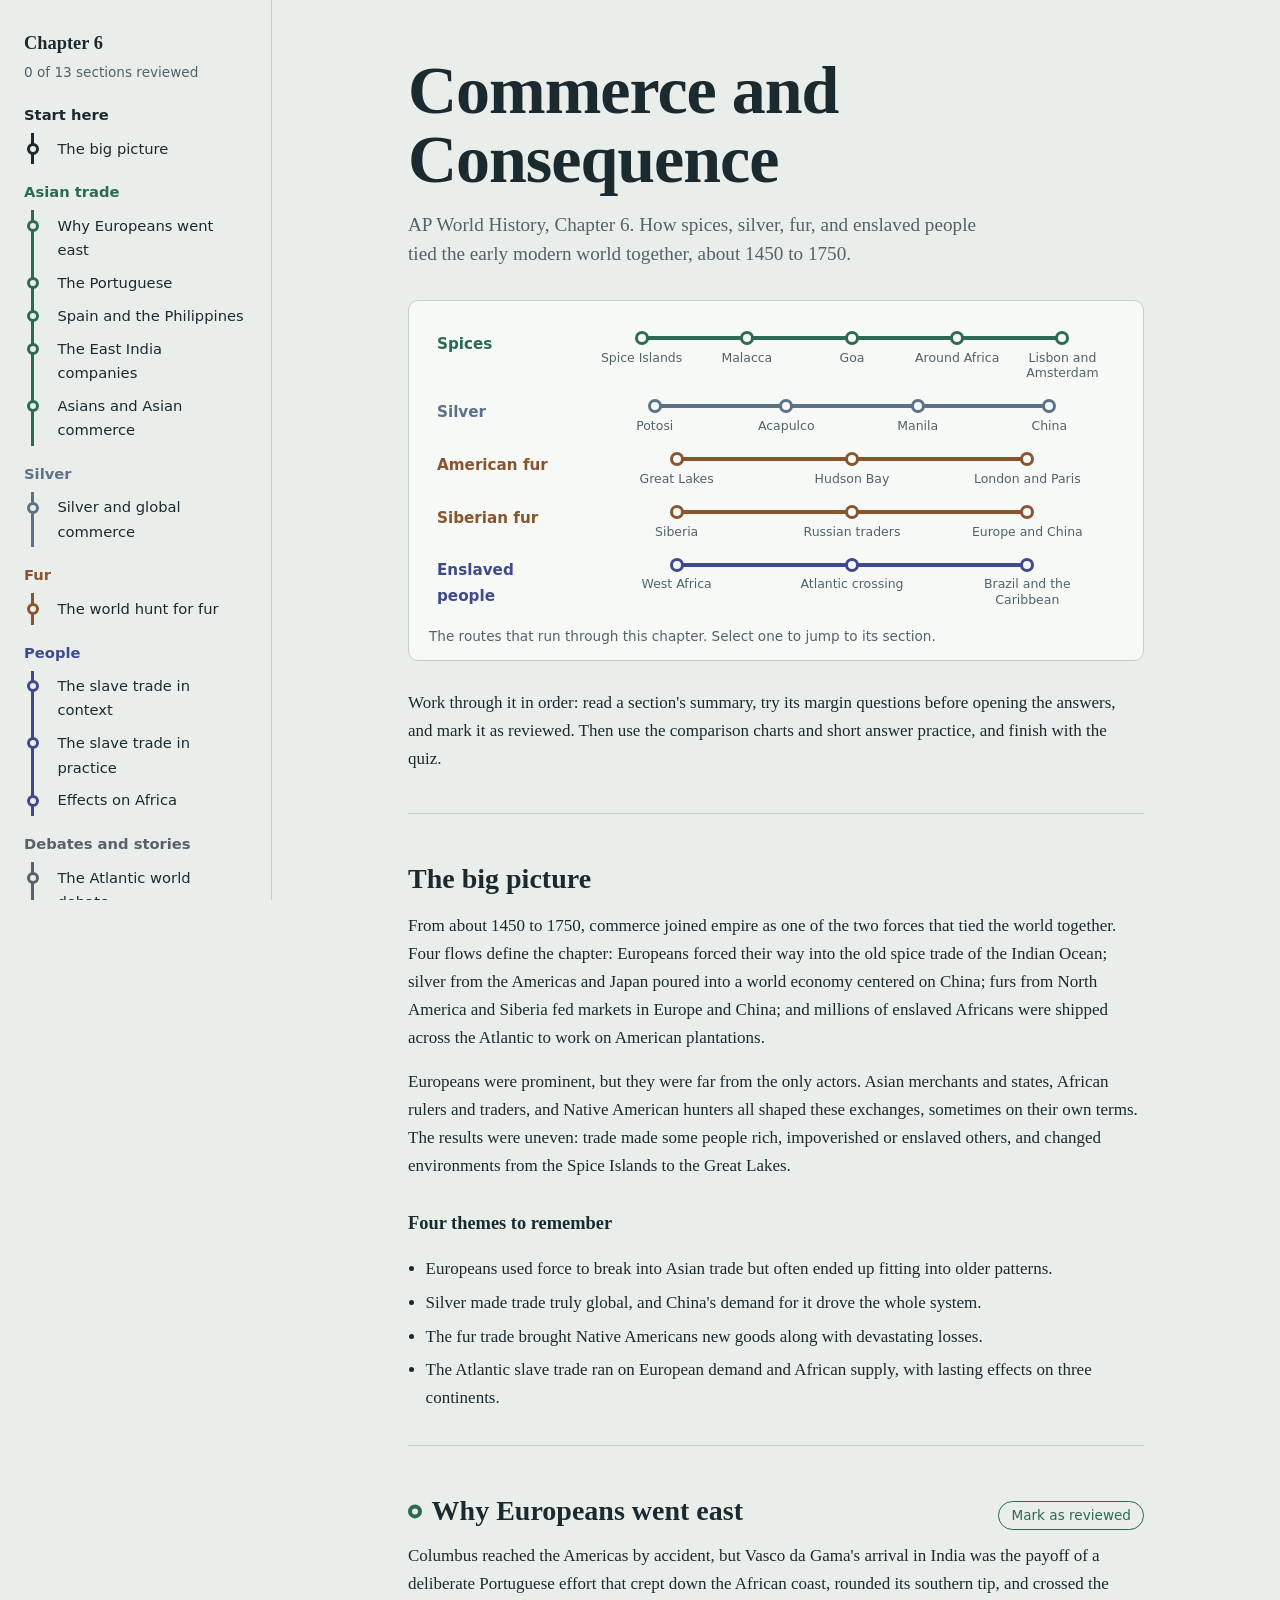
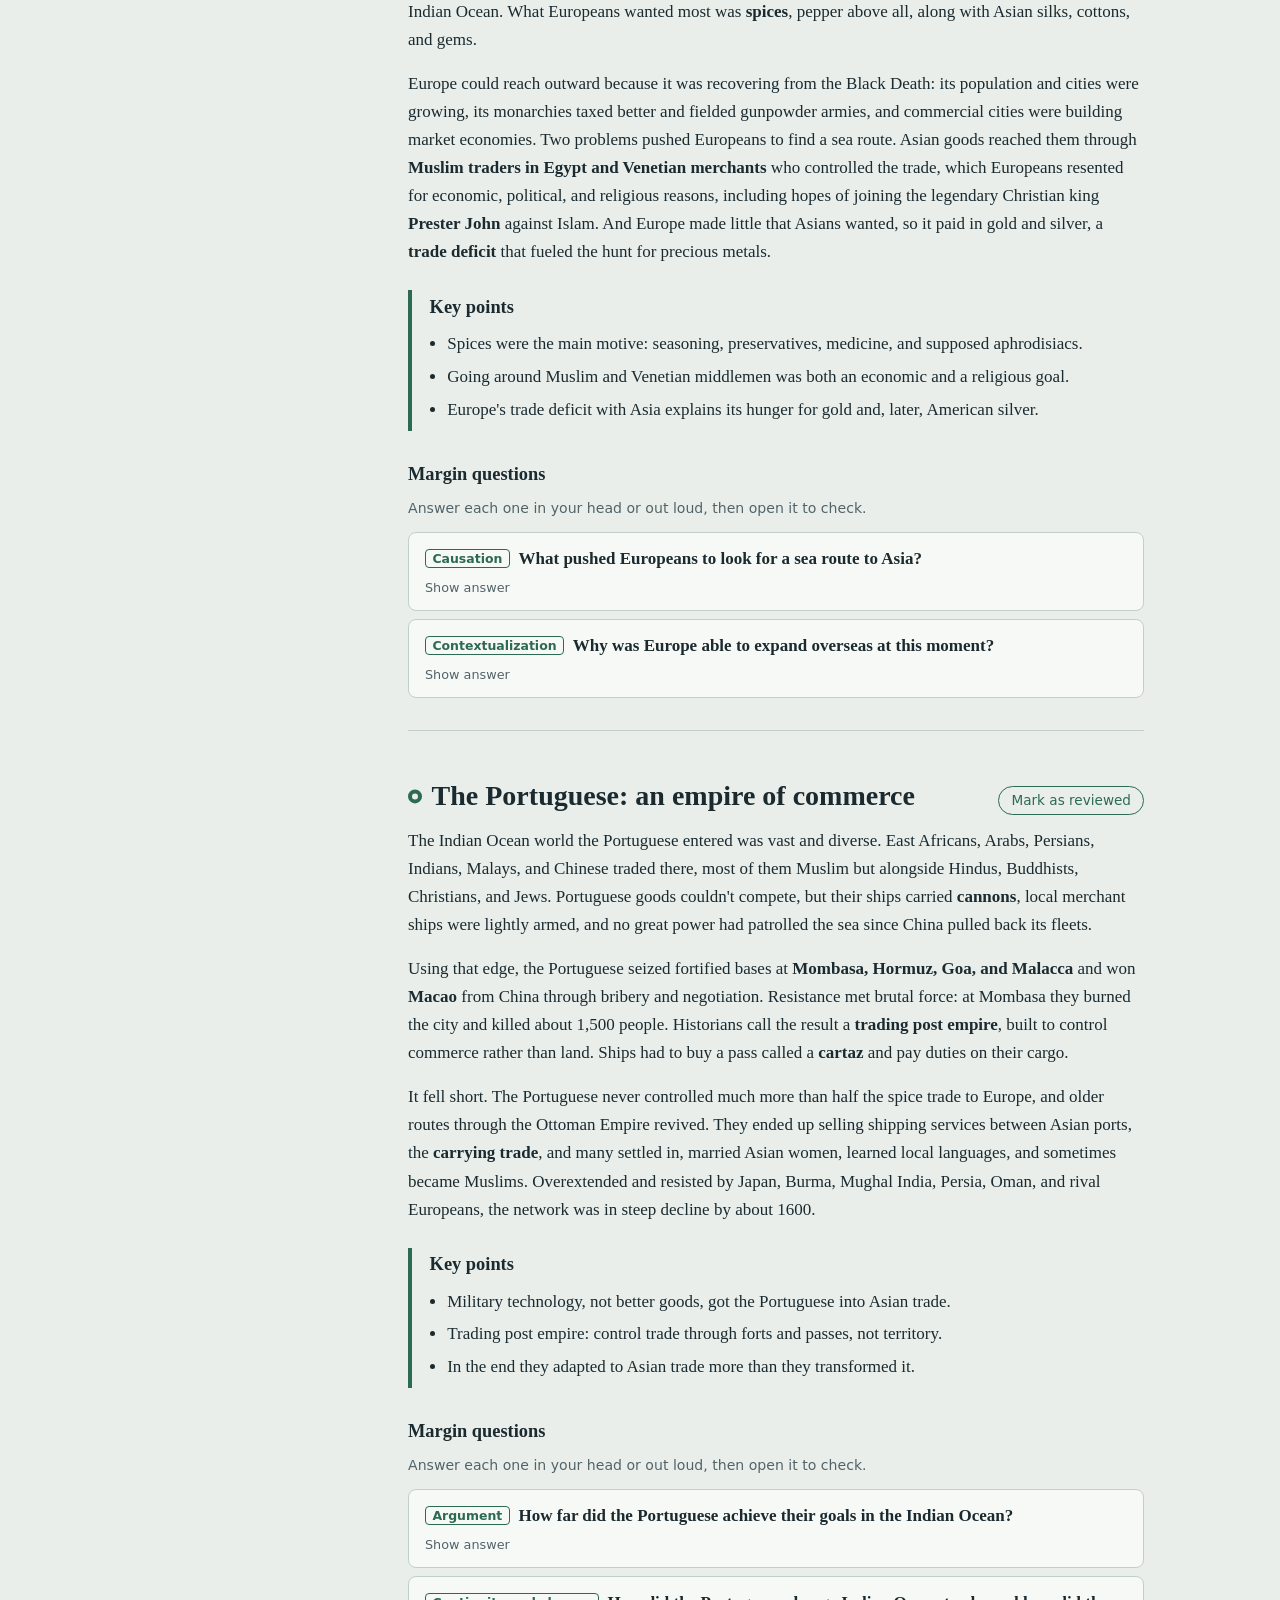
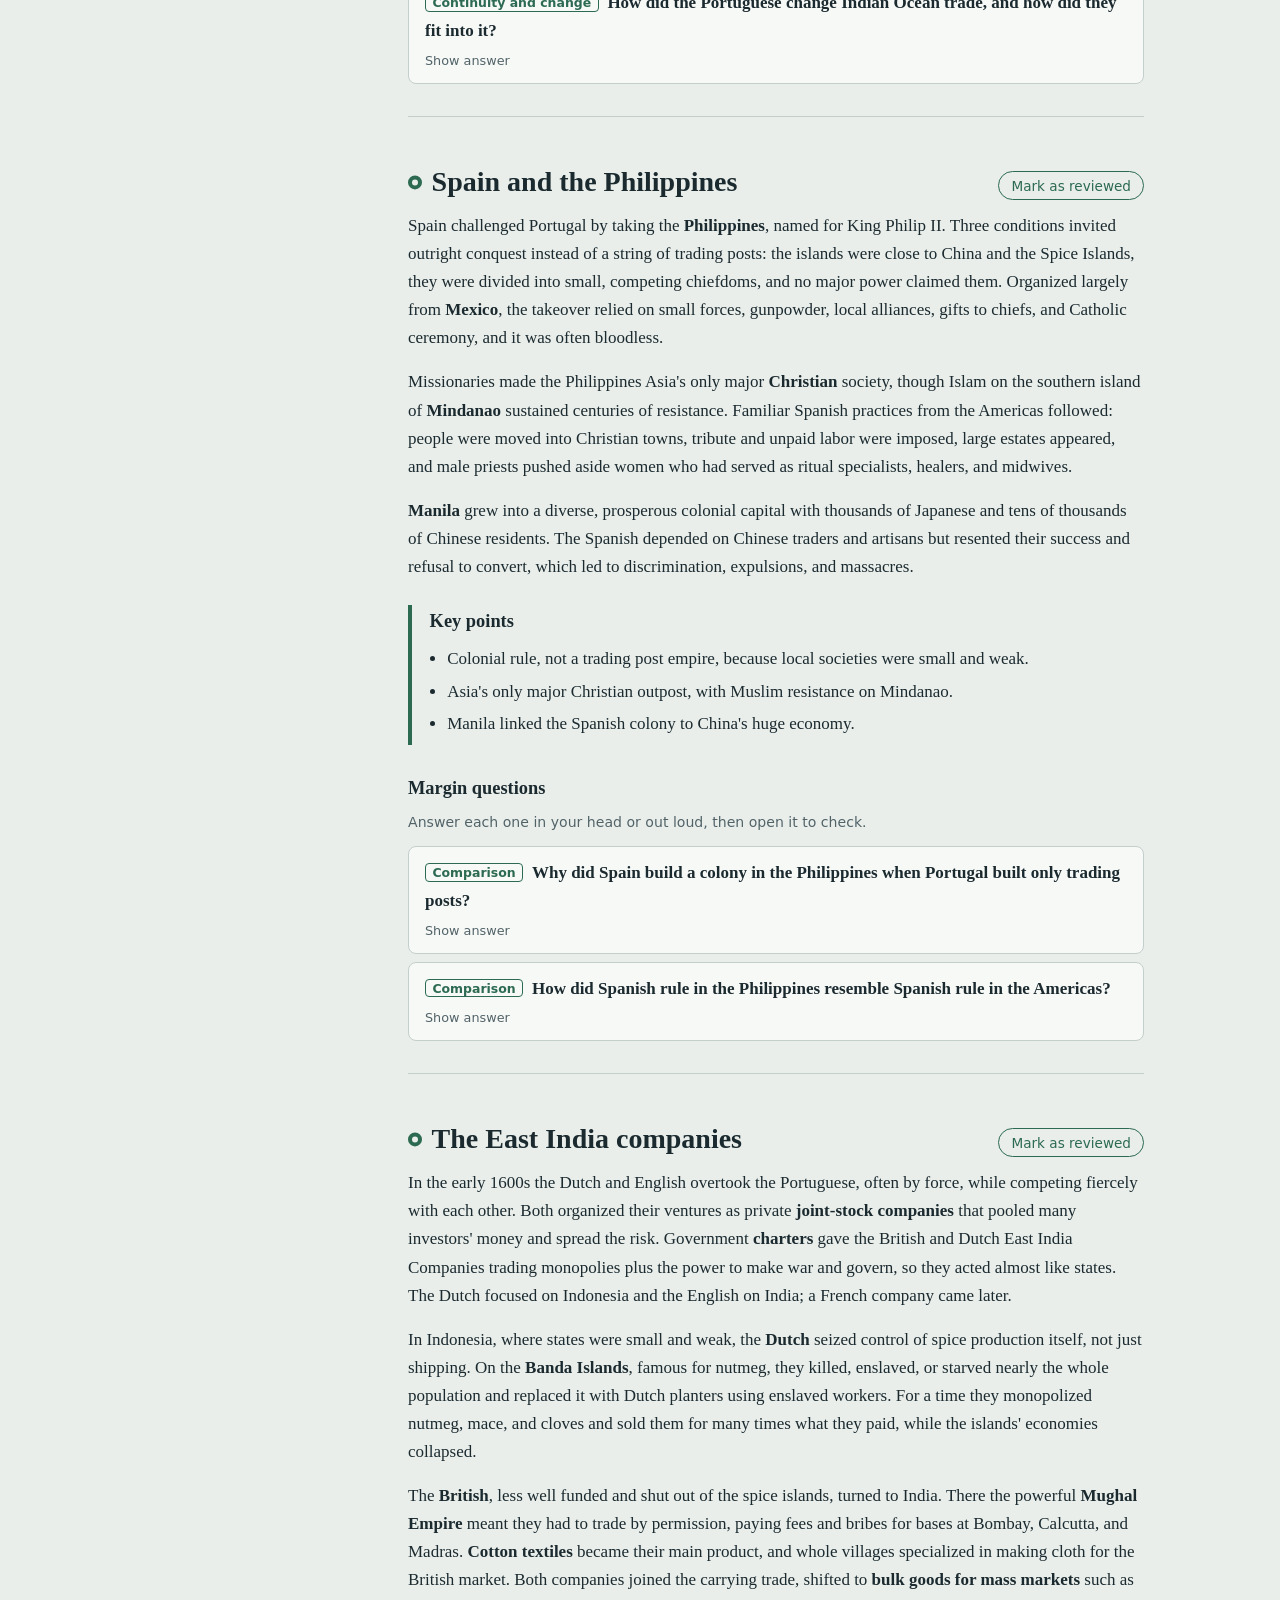
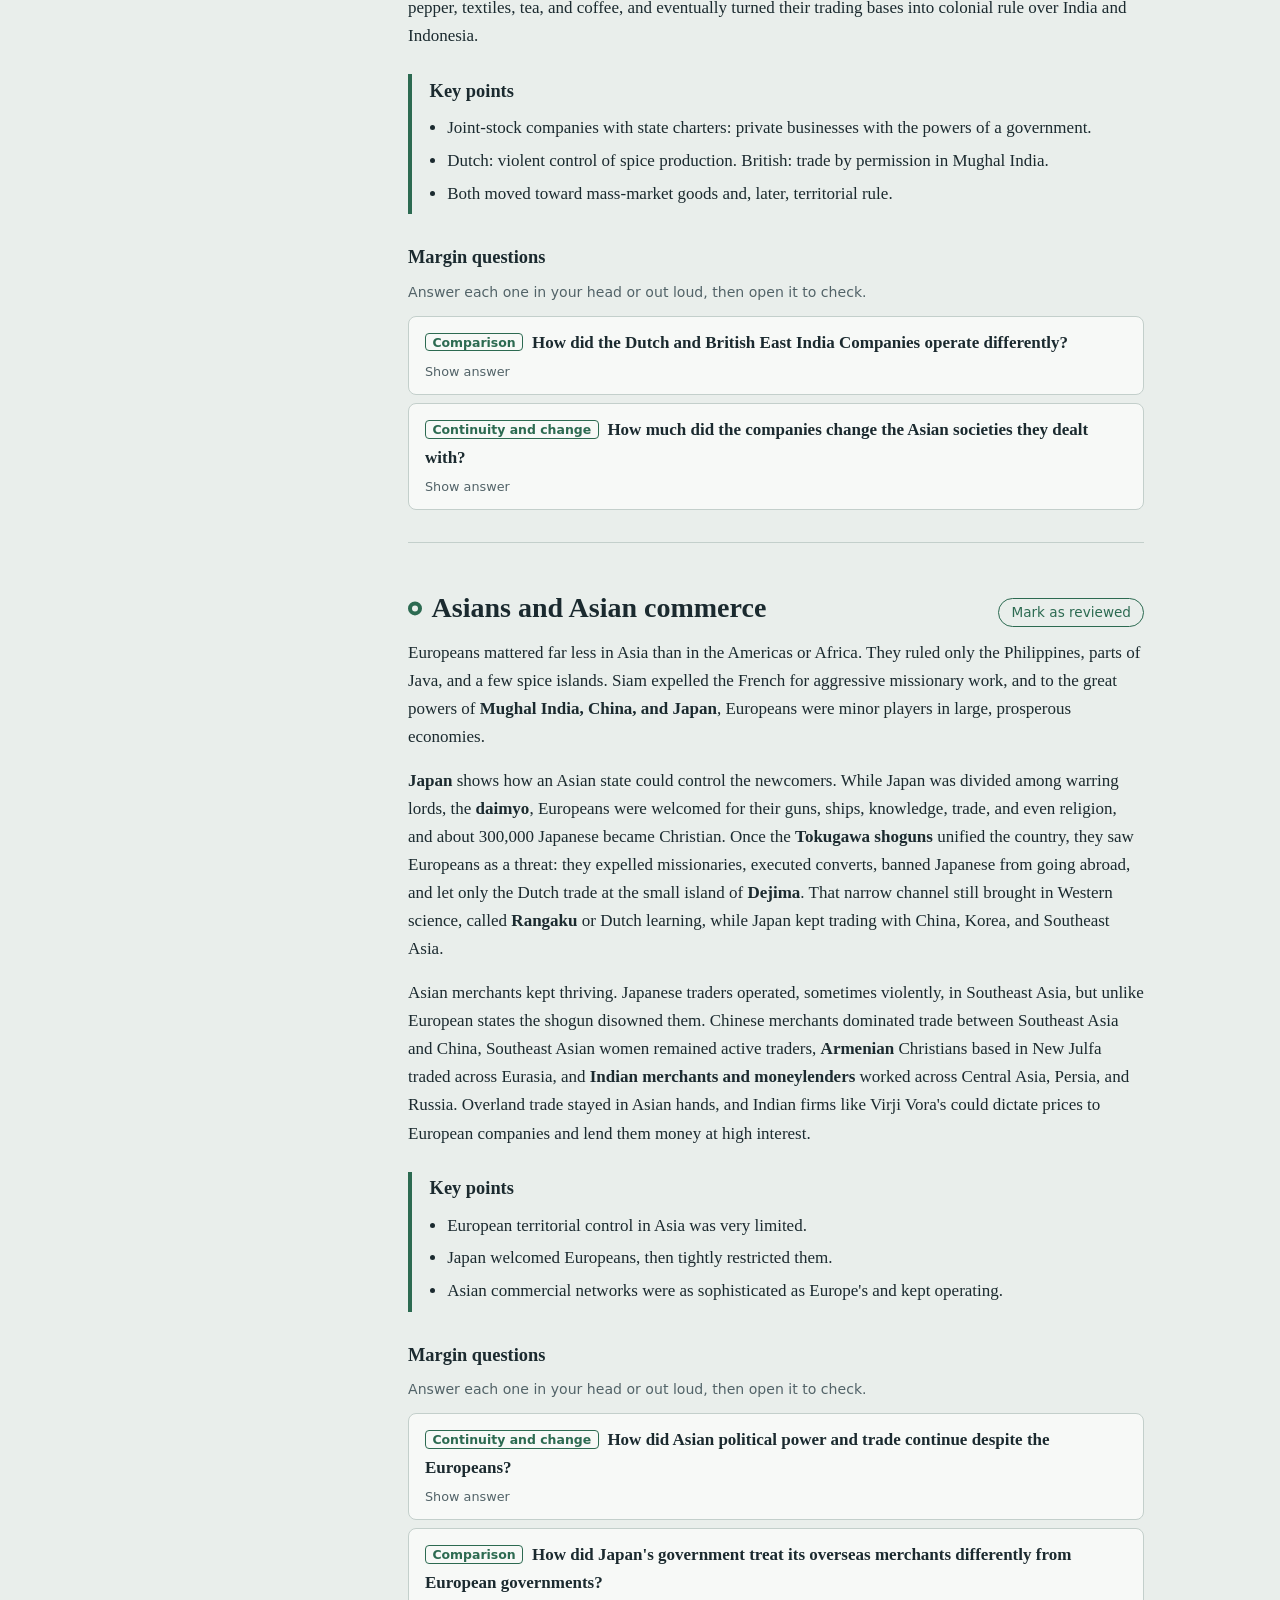
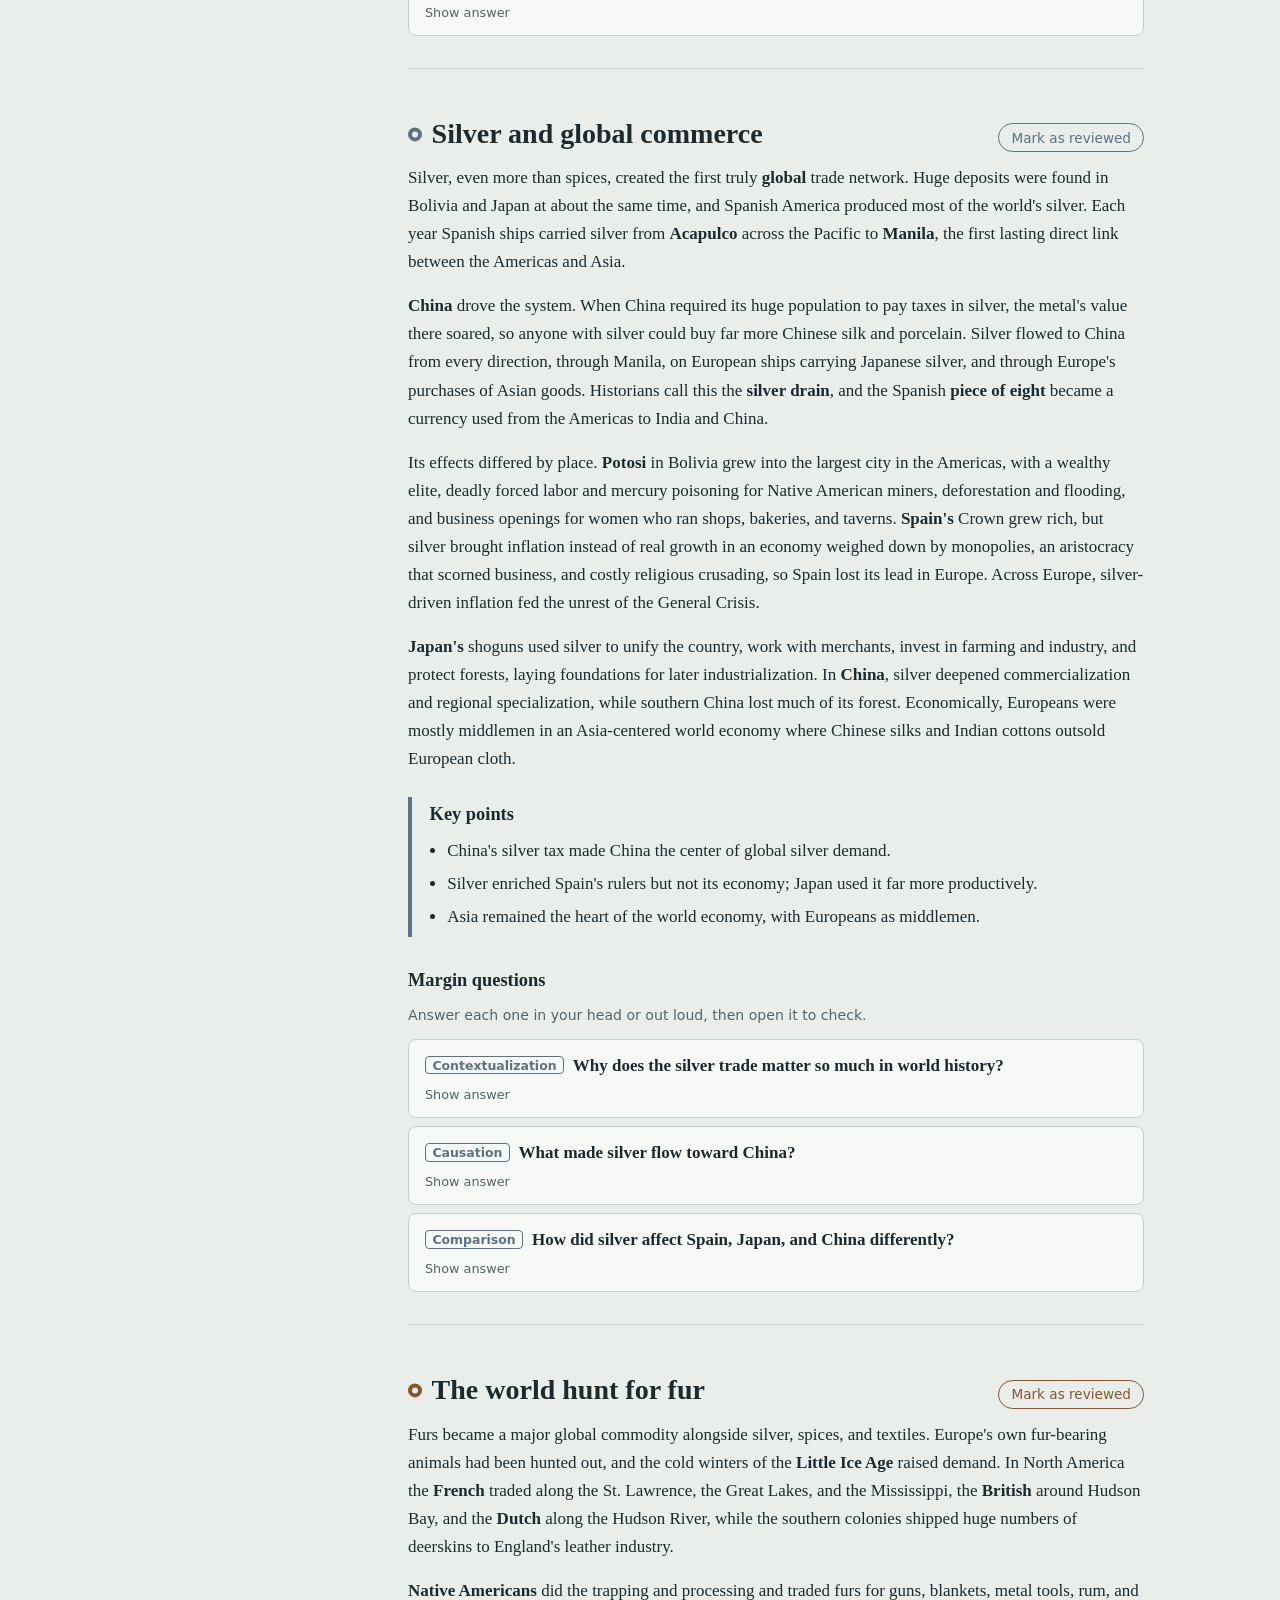
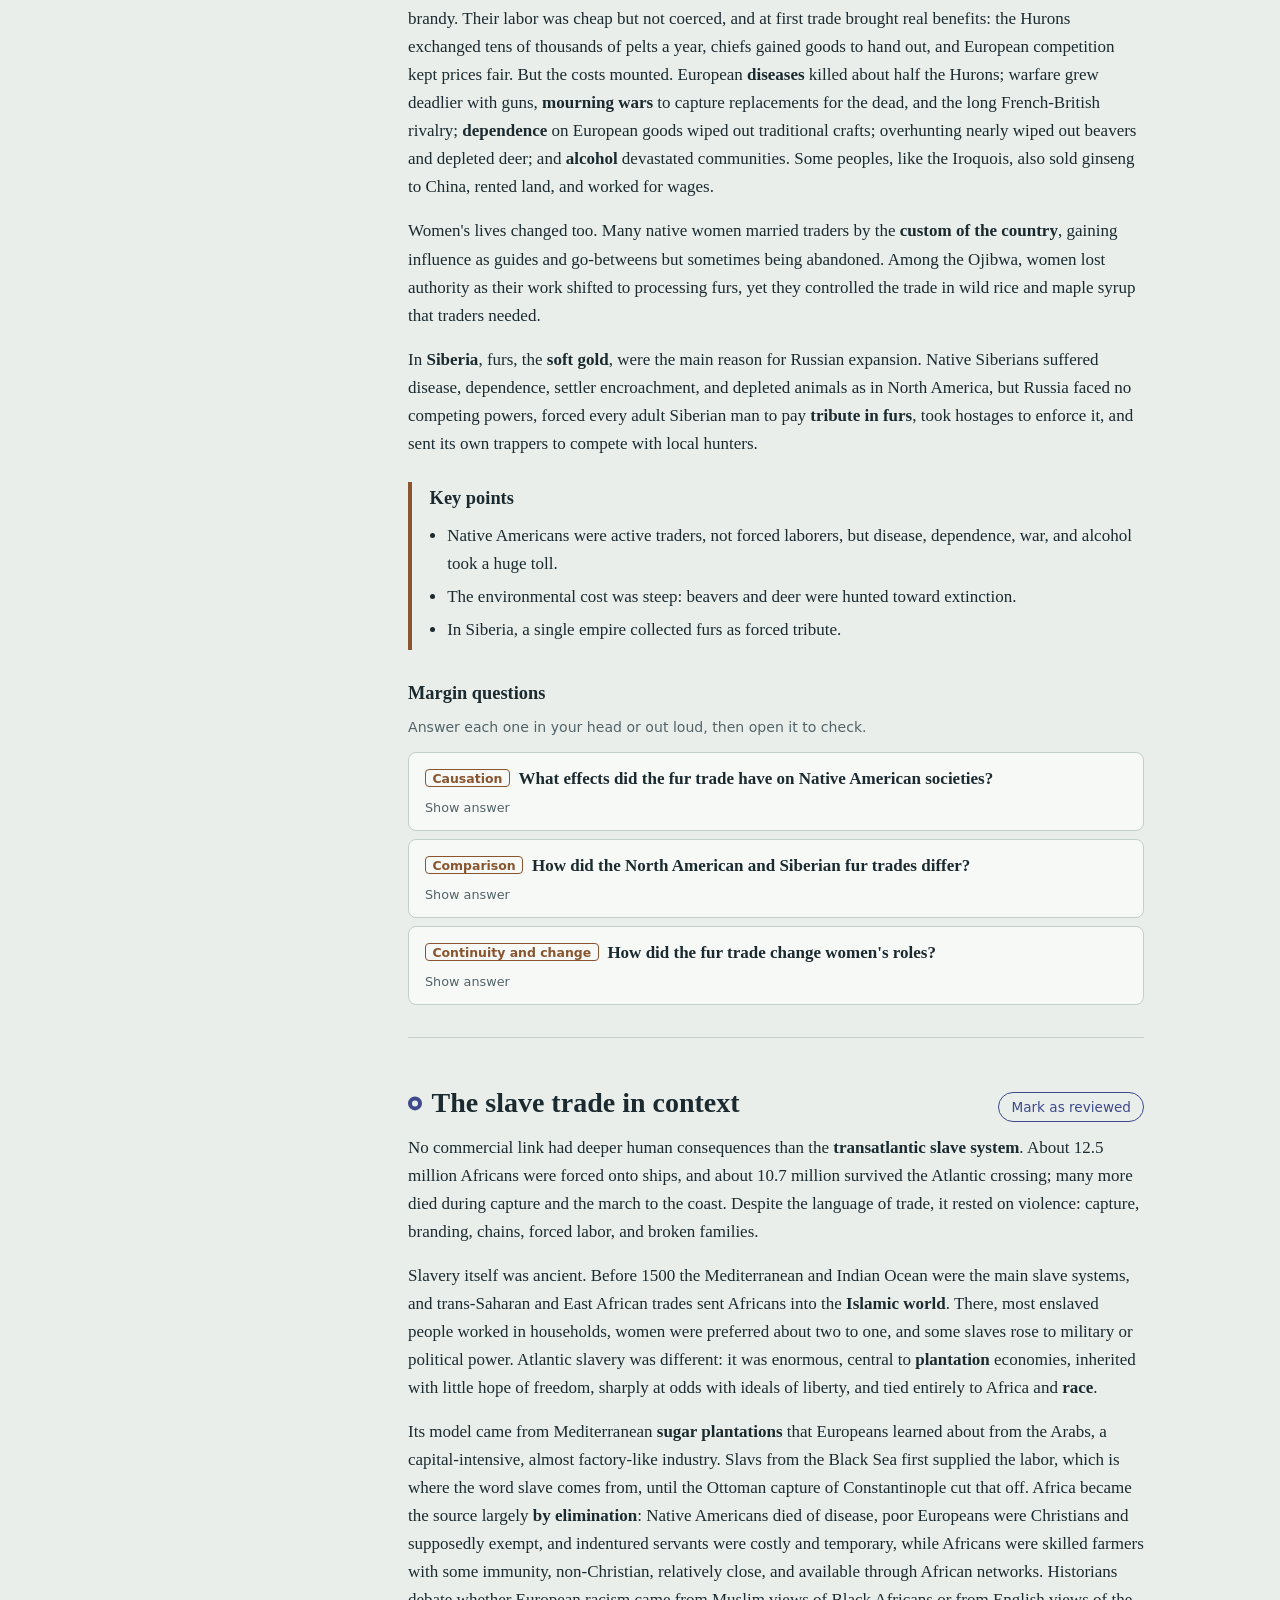
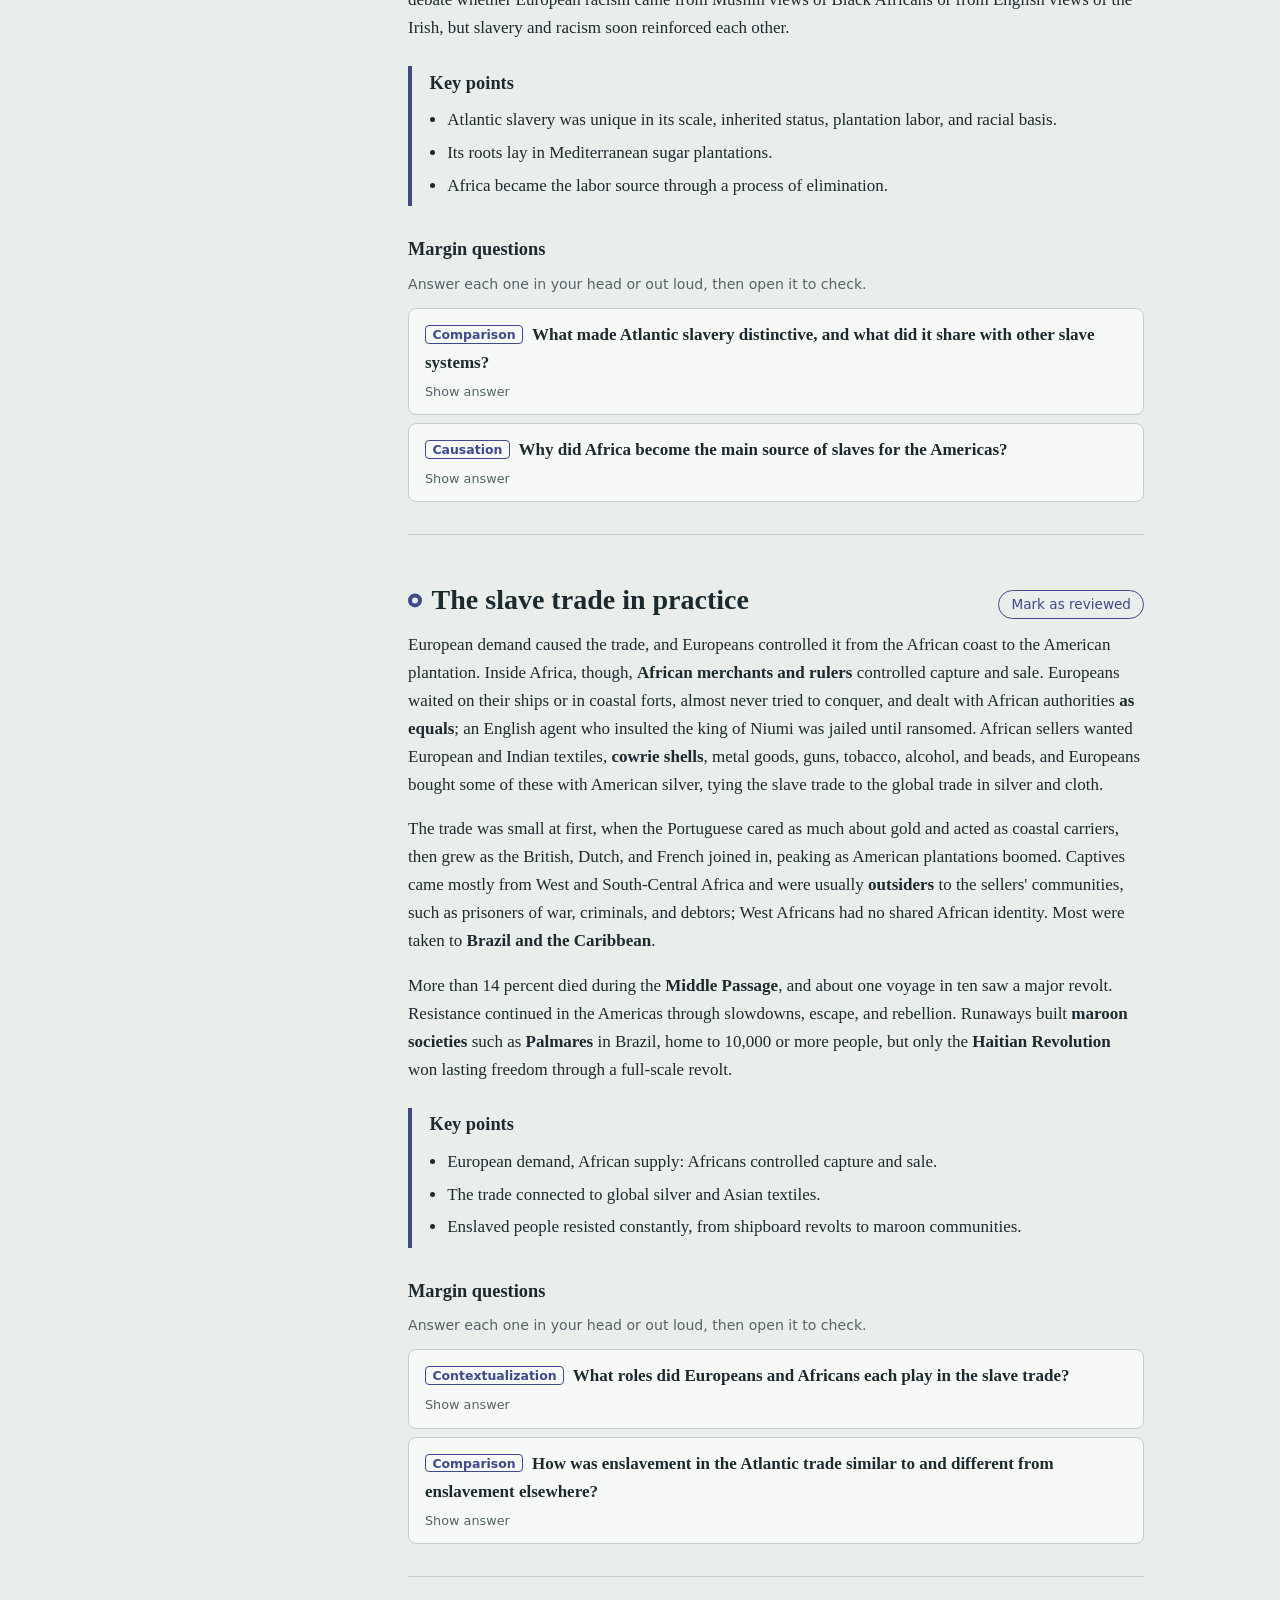
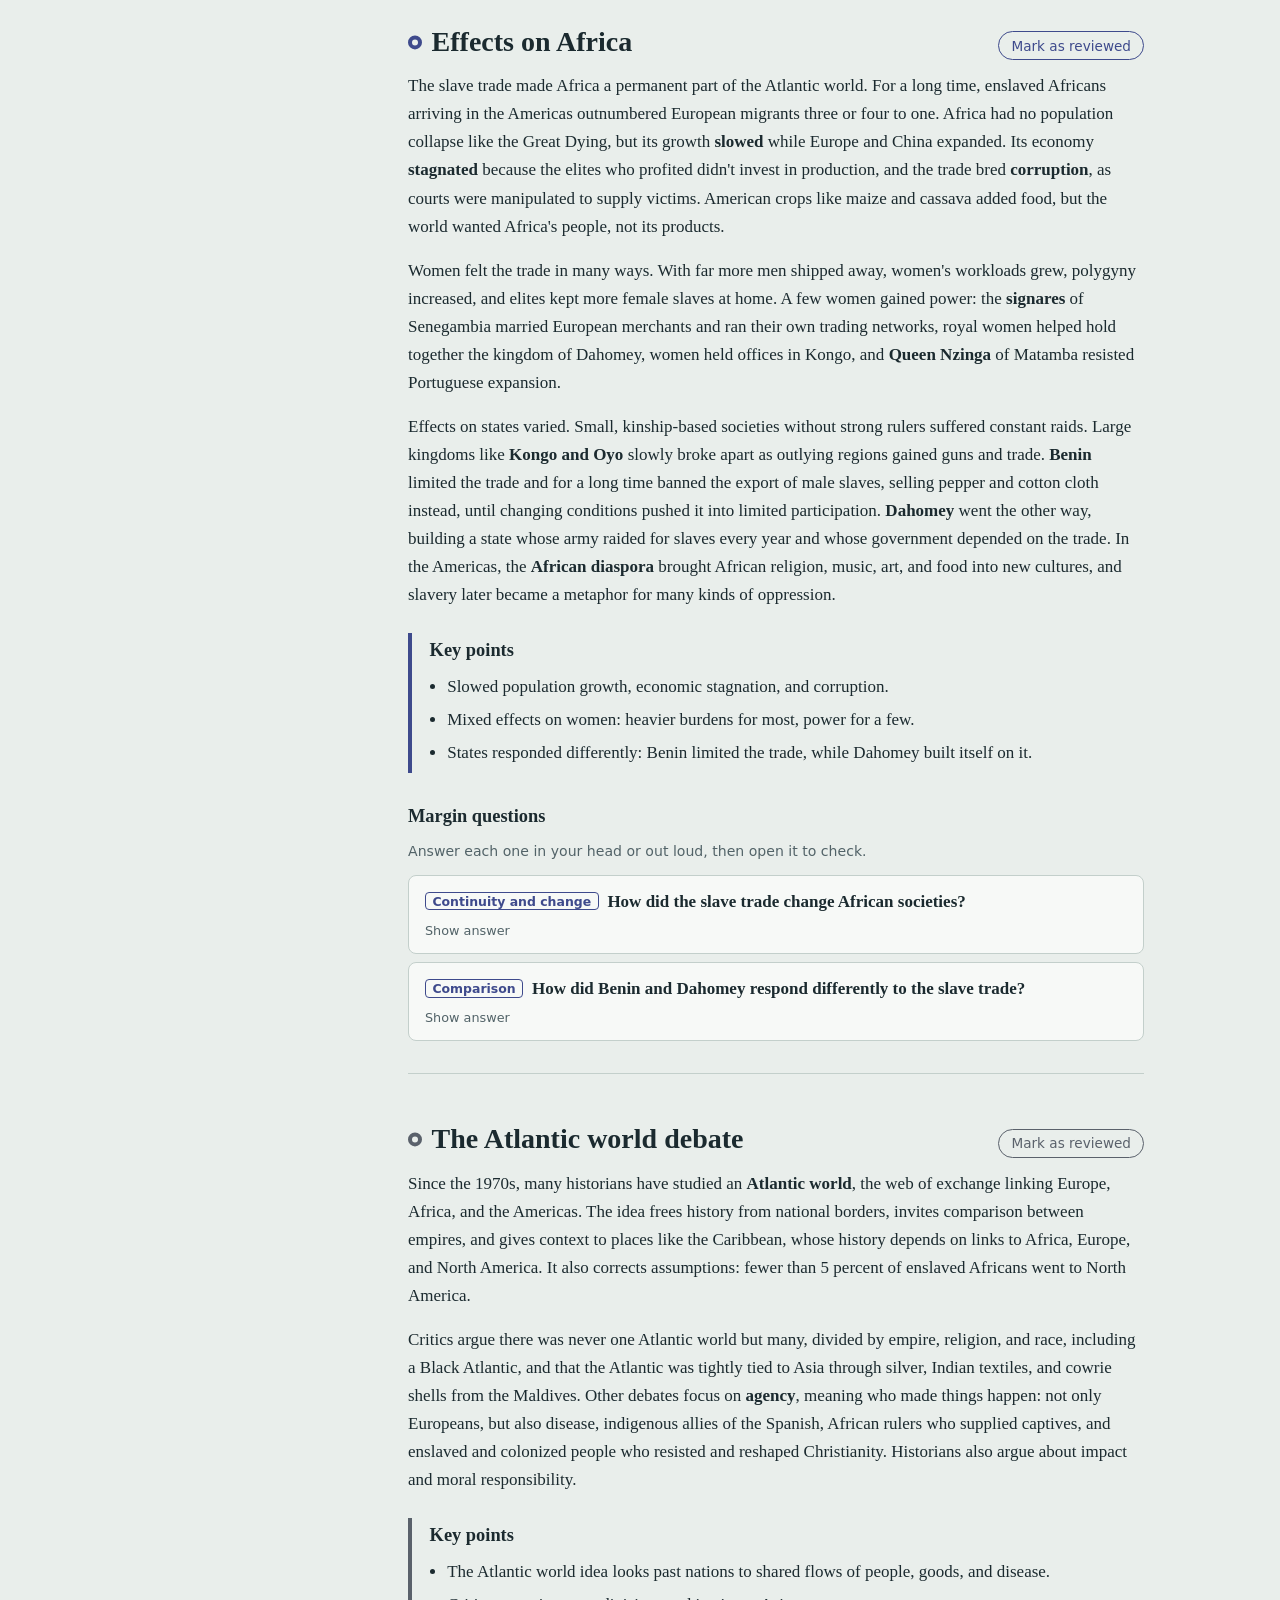
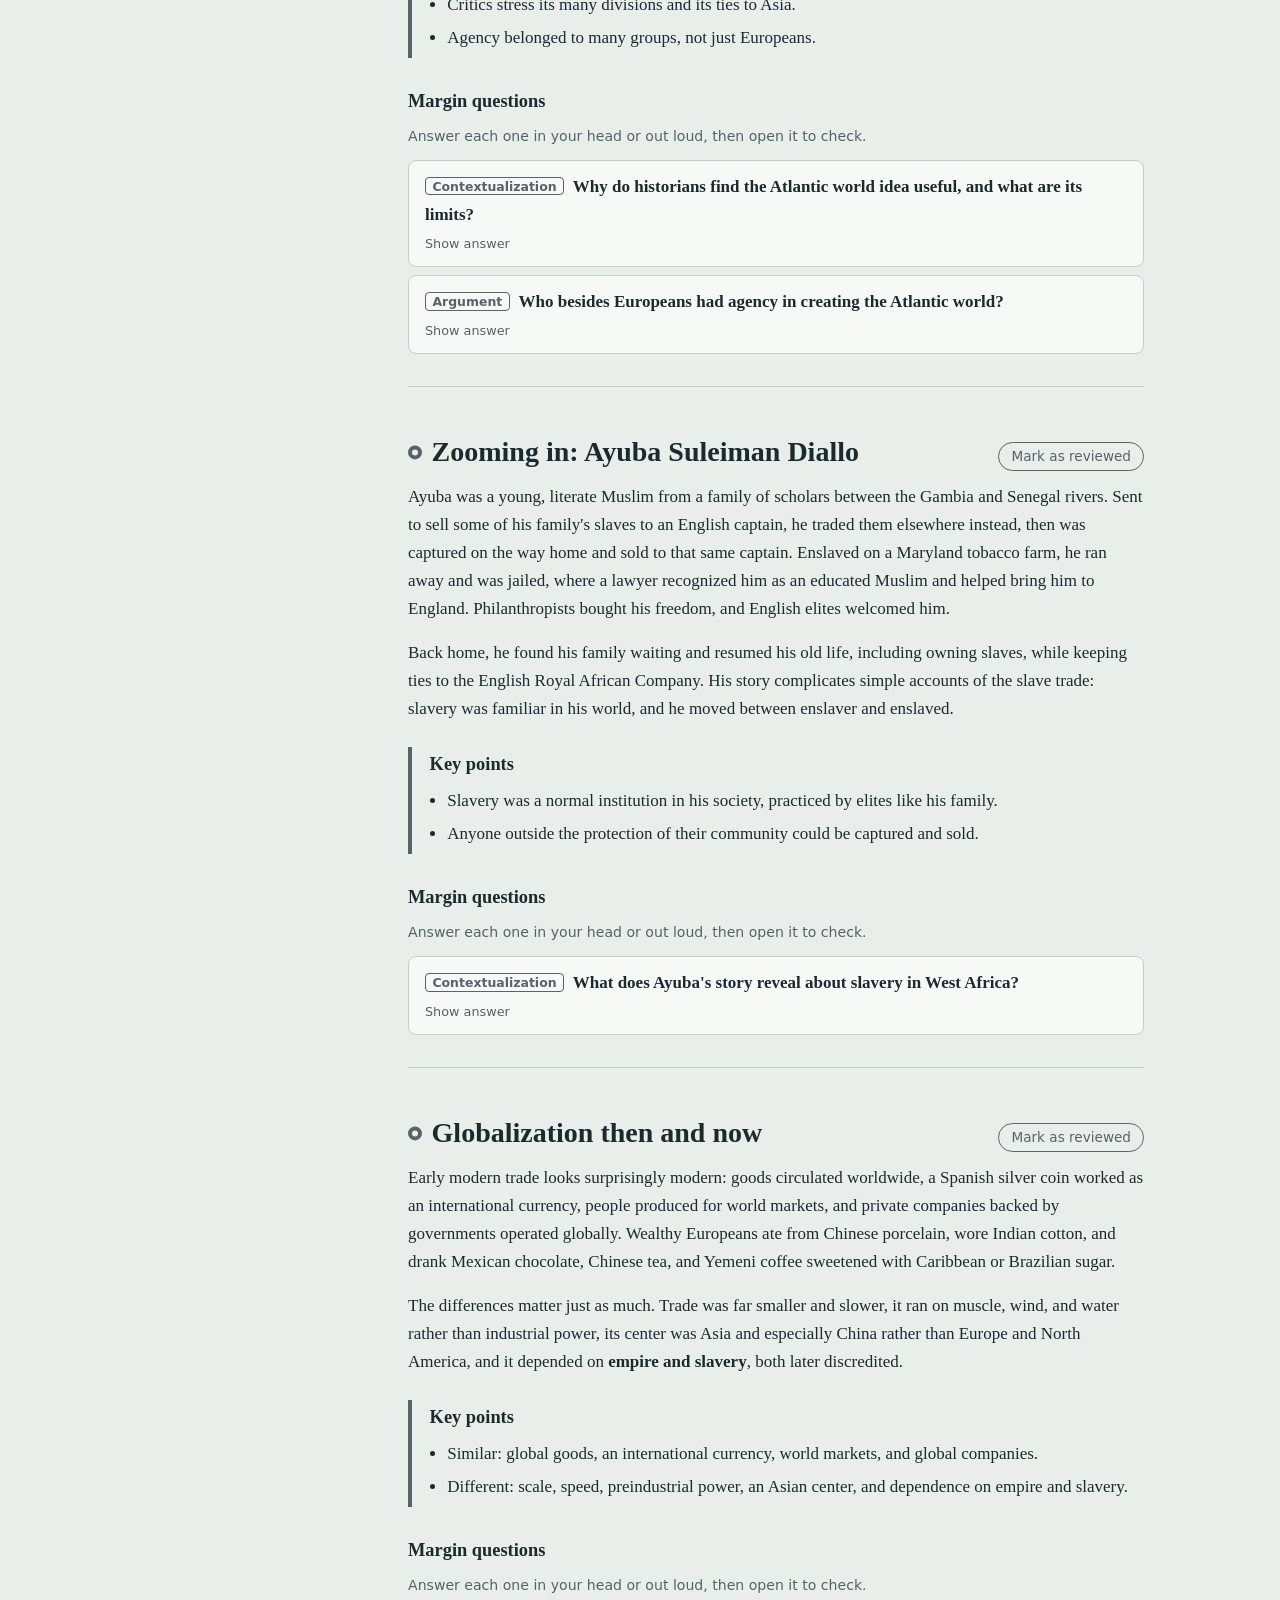
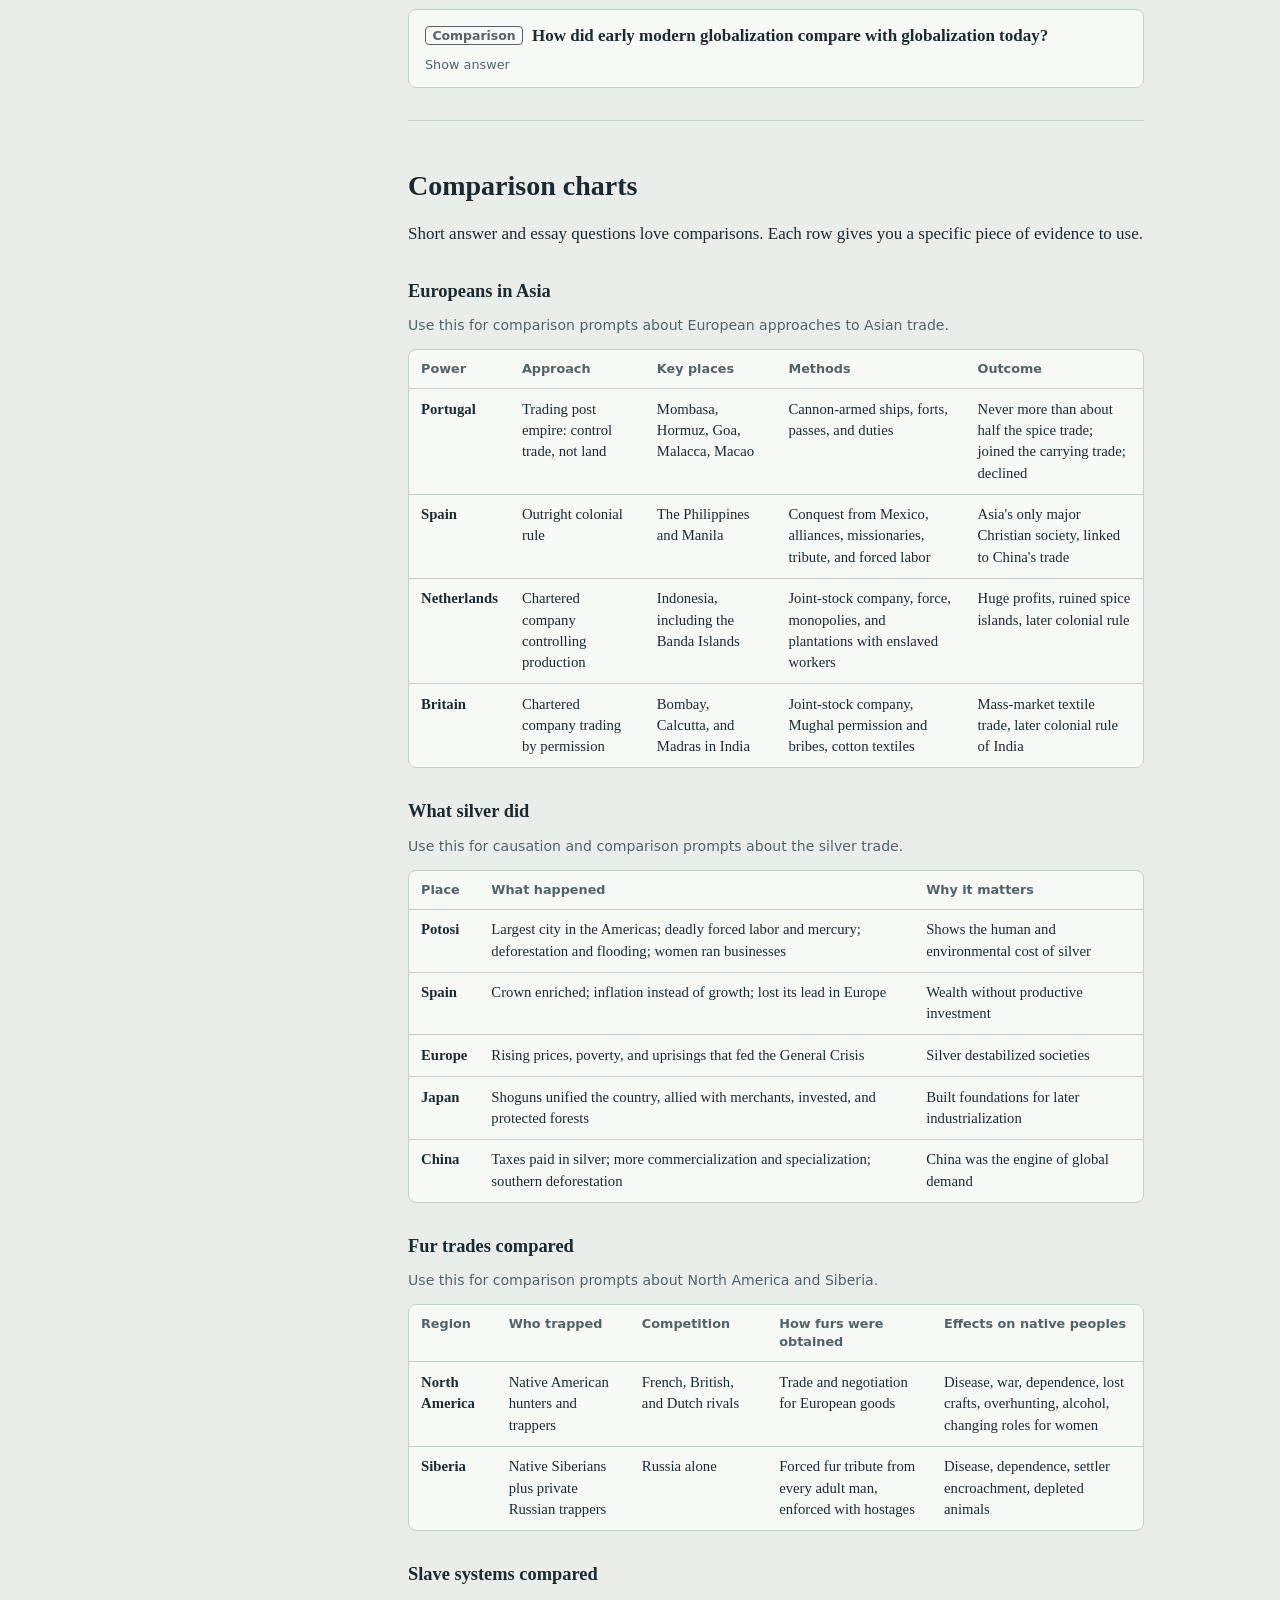
<file: Ch6_Study_Site.html>
<!DOCTYPE html>
<html lang="en">
<head>
<meta charset="utf-8">
<meta name="viewport" content="width=device-width, initial-scale=1">
<title>Chapter 6: Commerce and Consequence | AP World History study site</title>
<style>
:root{
  --paper:#E9EEEB; --sheet:#F7F9F7; --ink:#1B2A2F; --muted:#526368; --rule:#C3CFCB; --tint:#E1E8E5;
  --asia:#2C6A51; --silver:#5C7287; --fur:#89552F; --people:#3E4A8C; --debate:#5A616B;
  --good:#2A7A53; --good-bg:#DDEFE5; --bad:#AD3D33; --bad-bg:#F6E1DE; --focus:#3E4A8C;
  --serif:"Iowan Old Style","Palatino Linotype","Book Antiqua",Palatino,"URW Palladio L",P052,Georgia,serif;
  --sans:system-ui,-apple-system,"Segoe UI",Roboto,"Helvetica Neue",Arial,sans-serif;
  color-scheme: light;
}
@media (prefers-color-scheme: dark){
  :root{
    --paper:#0E1619; --sheet:#141F23; --ink:#E0E8E5; --muted:#97A8AC; --rule:#2B3B41; --tint:#1B282D;
    --asia:#73B89A; --silver:#A8BACB; --fur:#D49C74; --people:#A3ADF0; --debate:#AFB5BC;
    --good:#6CC79F; --good-bg:#16302A; --bad:#EF8B81; --bad-bg:#3A1E1C; --focus:#A3ADF0;
    color-scheme: dark;
  }
}
*{box-sizing:border-box}
html{scroll-behavior:smooth;scroll-padding-top:1rem}
@media (prefers-reduced-motion: reduce){html{scroll-behavior:auto}*{animation:none!important;transition:none!important}}
body{margin:0;background:var(--paper);color:var(--ink);font-family:var(--serif);font-size:1.0625rem;line-height:1.65}
a{color:inherit}
:focus-visible{outline:3px solid var(--focus);outline-offset:2px;border-radius:3px}
.sr-only{position:absolute;width:1px;height:1px;overflow:hidden;clip:rect(0 0 0 0);white-space:nowrap}
.layout{display:grid;grid-template-columns:17rem minmax(0,1fr);min-height:100vh}

/* sidebar: each group is a route line, each section a stop */
.sidebar{position:sticky;top:0;height:100vh;overflow-y:auto;padding:1.75rem 1.25rem 2rem 1.5rem;border-right:1px solid var(--rule);font-family:var(--sans);font-size:.92rem}
.toc-title{font-family:var(--serif);font-size:1.15rem;font-weight:600;margin:0}
.toc-progress{color:var(--muted);margin:.15rem 0 1.25rem;font-size:.85rem}
.toc-group{margin-bottom:1rem}
.toc-group-name{margin:0 0 .35rem;font-weight:600;color:var(--c)}
.toc-group ul{list-style:none;margin:0 0 0 .45rem;padding:0 0 0 1.05rem;border-left:3px solid var(--c)}
.toc-group li{margin:.1rem 0}
.toc-group a{position:relative;display:block;padding:.22rem .4rem;text-decoration:none;border-radius:4px;color:var(--ink)}
.toc-group a::before{content:"";position:absolute;left:calc(-1.05rem - 1.5px - 6px);top:.98rem;width:12px;height:12px;margin-top:-6px;border-radius:50%;background:var(--paper);border:3px solid var(--c);box-sizing:border-box}
.toc-group a.done::before{background:var(--c)}
.toc-group a:hover{background:var(--tint)}
.toc-group a.current{font-weight:600;background:var(--tint)}
.menu-btn{display:none}

main{padding:0 2rem 6rem}
.column{max-width:46rem;margin:0 auto}

/* hero */
.hero{padding:3.5rem 0 2.5rem;border-bottom:1px solid var(--rule)}
.hero h1{font-size:clamp(2.5rem,6.5vw,4.25rem);line-height:1.02;font-weight:600;letter-spacing:-.015em;margin:0 0 1rem}
.lede{font-size:1.2rem;line-height:1.5;margin:0 0 2rem;max-width:36rem;color:var(--muted)}
.routes{margin:0;padding:1.25rem 1.25rem .75rem;background:var(--sheet);border:1px solid var(--rule);border-radius:10px}
.routes figcaption{font-family:var(--sans);font-size:.85rem;color:var(--muted);margin-top:.5rem}
.route{display:grid;grid-template-columns:8.5rem minmax(0,1fr);align-items:start;gap:1rem;padding:.6rem .5rem .55rem;border-radius:6px;text-decoration:none;color:var(--ink)}
.route:hover{background:var(--tint)}
.route-name{font-family:var(--sans);font-weight:600;color:var(--c);font-size:.95rem;padding-top:.05rem}
.stops{position:relative;display:flex;justify-content:space-between;min-width:0}
.stops::before{content:"";position:absolute;left:calc(50% / var(--n));right:calc(50% / var(--n));top:7px;height:4px;margin-top:-2px;background:var(--c);border-radius:2px;transform-origin:left;animation:draw .9s cubic-bezier(.3,.7,.3,1) both}
.route:nth-child(2) .stops::before{animation-delay:.12s}.route:nth-child(3) .stops::before{animation-delay:.24s}
.route:nth-child(4) .stops::before{animation-delay:.36s}.route:nth-child(5) .stops::before{animation-delay:.48s}
@keyframes draw{from{transform:scaleX(0)}to{transform:scaleX(1)}}
.stop{position:relative;display:flex;flex-direction:column;align-items:center;flex:1 1 0;min-width:0}
.stop::before{content:"";width:14px;height:14px;border-radius:50%;background:var(--sheet);border:3px solid var(--c);box-sizing:border-box;position:relative;z-index:1}
.stop-label{font-family:var(--sans);font-size:.78rem;line-height:1.25;color:var(--muted);margin-top:.3rem;text-align:center;max-width:7.5rem}
.howto{margin:1.75rem 0 0}

/* overview + entries */
.block{padding:3rem 0 1rem;border-bottom:1px solid var(--rule)}
.block>h2,.entry h2{font-size:1.75rem;line-height:1.2;font-weight:600;margin:0 0 1rem}
h3{font-size:1.15rem;margin:1.75rem 0 .5rem;font-weight:600}
.prose p{margin:0 0 1rem}
.prose strong{font-weight:600}
.entry{padding:3rem 0 1.5rem;border-bottom:1px solid var(--rule)}
.entry-head{display:flex;flex-wrap:wrap;align-items:baseline;justify-content:space-between;gap:.5rem 1rem;margin-bottom:.75rem}
.entry-head h2{margin:0;display:flex;align-items:baseline;gap:.6rem}
.marker{flex:none;width:14px;height:14px;border-radius:50%;border:4px solid var(--c);transform:translateY(-.1rem)}
.review{font-family:var(--sans);font-size:.85rem;padding:.35rem .75rem;border-radius:999px;border:1.5px solid var(--c);background:transparent;color:var(--c);cursor:pointer}
.review[aria-pressed="true"]{background:var(--c);color:var(--sheet)}
.keypoints{border-left:4px solid var(--c);padding:.1rem 0 .1rem 1.1rem;margin:1.5rem 0}
.keypoints h3{margin-top:0}
.keypoints ul{margin:0;padding-left:1.1rem}
.keypoints li{margin:.3rem 0}
.note{font-family:var(--sans);font-size:.88rem;color:var(--muted);margin:0 0 .75rem}
.skill{font-family:var(--sans);font-size:.78rem;font-weight:600;color:var(--c,var(--people));border:1px solid currentColor;border-radius:4px;padding:.05rem .4rem;margin-right:.55rem;white-space:nowrap;vertical-align:.1em}

details.mq,details.sample{background:var(--sheet);border:1px solid var(--rule);border-radius:8px;margin:.5rem 0}
details.mq>summary{cursor:pointer;padding:.75rem 1rem;list-style:none;display:block}
details.mq>summary::-webkit-details-marker{display:none}
details.mq>summary .mq-q{font-weight:600}
details.mq>summary::after{content:"Show answer";display:block;font-family:var(--sans);font-size:.8rem;color:var(--muted);margin-top:.25rem}
details.mq[open]>summary::after{content:"Hide answer"}
details.mq>p,details.sample>p{margin:0;padding:0 1rem .9rem}
details.sample{background:transparent}
details.sample>summary{cursor:pointer;padding:.5rem .9rem;font-family:var(--sans);font-size:.88rem;color:var(--muted)}

.themes{padding-left:1.1rem}
.themes li{margin:.35rem 0}

/* tables */
.table-wrap{overflow-x:auto;border:1px solid var(--rule);border-radius:8px;background:var(--sheet);margin-bottom:1.5rem}
table{border-collapse:collapse;width:100%;min-width:40rem;font-size:.92rem;line-height:1.45}
th,td{text-align:left;vertical-align:top;padding:.6rem .75rem;border-bottom:1px solid var(--rule)}
thead th{font-family:var(--sans);font-size:.8rem;color:var(--muted);font-weight:600}
tbody th{font-weight:600}
tbody tr:last-child>*{border-bottom:0}

/* SAQ */
.formula{padding-left:1.3rem}
.formula li{margin:.35rem 0}
.saq{margin:1.5rem 0 2rem}
.parts{list-style:none;padding:0;margin:0}
.parts>li{display:grid;grid-template-columns:1.6rem minmax(0,1fr);gap:.25rem;margin:.75rem 0}
.parts .part{font-weight:600}
.parts p{margin:0}
.wp{padding:1rem 0;border-top:1px solid var(--rule)}
.wp-prompt{margin:0 0 .6rem;font-weight:600}
.pts{font-family:var(--sans);font-weight:400;font-size:.8rem;color:var(--muted);white-space:nowrap}
textarea{width:100%;font:inherit;font-size:1rem;color:var(--ink);background:var(--sheet);border:1px solid var(--rule);border-radius:8px;padding:.7rem .8rem;resize:vertical}

/* terms */
.search{width:100%;font-family:var(--sans);font-size:1rem;padding:.65rem .8rem;border-radius:8px;border:1px solid var(--rule);background:var(--sheet);color:var(--ink)}
.term-count{font-family:var(--sans);font-size:.85rem;color:var(--muted);margin:.5rem 0 1rem}
dl.terms{margin:0}
dl.terms div{padding:.6rem 0;border-bottom:1px solid var(--rule)}
dl.terms dt{font-weight:600}
dl.terms dd{margin:.15rem 0 0}

/* quiz */
.quiz{background:var(--sheet);border:1px solid var(--rule);border-radius:12px;padding:1.5rem;margin-top:1rem;font-family:var(--sans);font-size:1rem}
.quiz fieldset{border:0;padding:0;margin:0 0 1.25rem}
.quiz legend{font-weight:600;margin-bottom:.5rem;padding:0}
.chips{display:flex;flex-wrap:wrap;gap:.4rem}
.chip{position:relative}
.chip input{position:absolute;opacity:0;inset:0;margin:0;cursor:pointer}
.chip span{display:inline-block;padding:.35rem .75rem;border:1.5px solid var(--rule);border-radius:999px;font-size:.9rem;cursor:pointer;user-select:none}
.chip input:checked+span{border-color:var(--people);background:var(--people);color:var(--sheet)}
.chip input:focus-visible+span{outline:3px solid var(--focus);outline-offset:2px}
.row{display:flex;flex-wrap:wrap;align-items:center;gap:.6rem 1rem}
.btn{font:inherit;font-weight:600;padding:.6rem 1.1rem;border-radius:8px;border:1.5px solid var(--ink);background:var(--ink);color:var(--sheet);cursor:pointer}
.btn.ghost{background:transparent;color:var(--ink);border-color:var(--rule)}
.btn.small{font-size:.85rem;padding:.3rem .7rem}
.btn:disabled{opacity:.45;cursor:not-allowed}
select{font:inherit;padding:.4rem .5rem;border-radius:6px;border:1px solid var(--rule);background:var(--paper);color:var(--ink)}
.q-meta{display:flex;justify-content:space-between;gap:1rem;font-size:.85rem;color:var(--muted);margin-bottom:.75rem}
.q-bar{height:4px;background:var(--rule);border-radius:2px;margin-bottom:1.25rem;overflow:hidden}
.q-bar span{display:block;height:100%;background:var(--people);transition:width .3s}
.q-text{font-family:var(--serif);font-size:1.3rem;line-height:1.35;font-weight:600;margin:.25rem 0 1rem}
.q-topic{font-size:.85rem;color:var(--muted)}
.options{display:grid;gap:.5rem;margin-bottom:1rem}
.opt{display:grid;grid-template-columns:1.75rem minmax(0,1fr);align-items:start;text-align:left;font:inherit;padding:.7rem .85rem;border-radius:8px;border:1.5px solid var(--rule);background:var(--paper);color:var(--ink);cursor:pointer}
.opt:hover:not(:disabled){border-color:var(--people)}
.opt .k{color:var(--muted);font-weight:600}
.opt.right{border-color:var(--good);background:var(--good-bg)}
.opt.wrong{border-color:var(--bad);background:var(--bad-bg)}
.opt:disabled{cursor:default}
.typed{display:flex;flex-wrap:wrap;gap:.5rem;margin-bottom:.5rem}
.typed input{flex:1 1 14rem;font:inherit;padding:.6rem .75rem;border-radius:8px;border:1.5px solid var(--rule);background:var(--paper);color:var(--ink)}
.typed input.right{border-color:var(--good);background:var(--good-bg)}
.typed input.wrong{border-color:var(--bad);background:var(--bad-bg)}
.hint{color:var(--muted);font-size:.92rem;margin:.5rem 0}
.feedback{margin:1rem 0;padding:.8rem 1rem;border-radius:8px}
.feedback:empty{display:none}
.feedback.right{background:var(--good-bg);color:var(--ink);border-left:4px solid var(--good)}
.feedback.wrong{background:var(--bad-bg);color:var(--ink);border-left:4px solid var(--bad)}
.feedback p{margin:.15rem 0}
.score-big{font-family:var(--serif);font-size:3rem;font-weight:600;line-height:1;margin:.25rem 0}
.missed{list-style:none;padding:0;margin:1rem 0}
.missed li{padding:.7rem 0;border-top:1px solid var(--rule)}
.missed .a{color:var(--good);font-weight:600}
[hidden]{display:none!important}

@media (max-width:900px){
  .layout{display:block}
  .sidebar{position:sticky;top:0;z-index:5;height:auto;max-height:100vh;border-right:0;border-bottom:1px solid var(--rule);background:var(--paper);padding:.6rem 1rem}
  .menu-btn{display:flex;align-items:center;justify-content:space-between;width:100%;font:inherit;font-weight:600;background:none;border:0;color:var(--ink);padding:.35rem 0;cursor:pointer}
  .toc-inner{display:none;padding-top:.75rem}
  .sidebar.open{overflow-y:auto}
  .sidebar.open .toc-inner{display:block}
  .toc-title{display:none}
  main{padding:0 1.1rem 5rem}
  .hero{padding-top:2rem}
  .routes{padding:.9rem .6rem .6rem}
  .route{grid-template-columns:1fr;gap:.45rem;padding:.55rem .35rem}
  .stops{overflow-x:auto;padding-bottom:.25rem}
  .stop-label{font-size:.72rem}
  html{scroll-padding-top:3.5rem}
}
</style>
</head>
<body>
<div class="layout">
<aside class="sidebar">
  <button type="button" class="menu-btn" aria-expanded="false" aria-controls="toc">Chapter 6 contents <span aria-hidden="true">&#9662;</span></button>
  <nav class="toc-inner" id="toc" aria-label="Chapter sections">
    <p class="toc-title">Chapter 6</p>
    <p class="toc-progress" id="progress"></p>
    <div class="toc-group" style="--c: var(--ink)"><p class="toc-group-name">Start here</p><ul><li><a href="#overview" data-id="overview">The big picture</a></li></ul></div><div class="toc-group" style="--c: var(--asia)"><p class="toc-group-name">Asian trade</p><ul><li><a href="#s-motives" data-id="s-motives">Why Europeans went east</a></li><li><a href="#s-portugal" data-id="s-portugal">The Portuguese</a></li><li><a href="#s-spain" data-id="s-spain">Spain and the Philippines</a></li><li><a href="#s-companies" data-id="s-companies">The East India companies</a></li><li><a href="#s-asians" data-id="s-asians">Asians and Asian commerce</a></li></ul></div><div class="toc-group" style="--c: var(--silver)"><p class="toc-group-name">Silver</p><ul><li><a href="#s-silver" data-id="s-silver">Silver and global commerce</a></li></ul></div><div class="toc-group" style="--c: var(--fur)"><p class="toc-group-name">Fur</p><ul><li><a href="#s-fur" data-id="s-fur">The world hunt for fur</a></li></ul></div><div class="toc-group" style="--c: var(--people)"><p class="toc-group-name">People</p><ul><li><a href="#s-slave-context" data-id="s-slave-context">The slave trade in context</a></li><li><a href="#s-slave-practice" data-id="s-slave-practice">The slave trade in practice</a></li><li><a href="#s-africa" data-id="s-africa">Effects on Africa</a></li></ul></div><div class="toc-group" style="--c: var(--debate)"><p class="toc-group-name">Debates and stories</p><ul><li><a href="#s-atlantic" data-id="s-atlantic">The Atlantic world debate</a></li><li><a href="#s-ayuba" data-id="s-ayuba">Ayuba Suleiman Diallo</a></li><li><a href="#s-reflections" data-id="s-reflections">Globalization then and now</a></li></ul></div><div class="toc-group" style="--c: var(--muted)"><p class="toc-group-name">Study tools</p><ul><li><a href="#compare" data-id="compare">Comparison charts</a></li><li><a href="#saq" data-id="saq">Short answer practice</a></li><li><a href="#bigpicture" data-id="bigpicture">Big picture questions</a></li><li><a href="#terms" data-id="terms">Key terms</a></li><li><a href="#quiz" data-id="quiz">Quiz</a></li></ul></div>
  </nav>
</aside>
<main>
<div class="column">
<header class="hero">
  <h1>Commerce and Consequence</h1>
  <p class="lede">AP World History, Chapter 6. How spices, silver, fur, and enslaved people tied the early modern world together, about 1450 to 1750.</p>
  <figure class="routes">
    <a class="route" href="#s-portugal" style="--c: var(--asia)"><span class="route-name">Spices</span><span class="stops" style="--n:5"><span class="stop"><span class="stop-label">Spice Islands</span></span><span class="stop"><span class="stop-label">Malacca</span></span><span class="stop"><span class="stop-label">Goa</span></span><span class="stop"><span class="stop-label">Around Africa</span></span><span class="stop"><span class="stop-label">Lisbon and Amsterdam</span></span></span></a><a class="route" href="#s-silver" style="--c: var(--silver)"><span class="route-name">Silver</span><span class="stops" style="--n:4"><span class="stop"><span class="stop-label">Potosi</span></span><span class="stop"><span class="stop-label">Acapulco</span></span><span class="stop"><span class="stop-label">Manila</span></span><span class="stop"><span class="stop-label">China</span></span></span></a><a class="route" href="#s-fur" style="--c: var(--fur)"><span class="route-name">American fur</span><span class="stops" style="--n:3"><span class="stop"><span class="stop-label">Great Lakes</span></span><span class="stop"><span class="stop-label">Hudson Bay</span></span><span class="stop"><span class="stop-label">London and Paris</span></span></span></a><a class="route" href="#s-fur" style="--c: var(--fur)"><span class="route-name">Siberian fur</span><span class="stops" style="--n:3"><span class="stop"><span class="stop-label">Siberia</span></span><span class="stop"><span class="stop-label">Russian traders</span></span><span class="stop"><span class="stop-label">Europe and China</span></span></span></a><a class="route" href="#s-slave-practice" style="--c: var(--people)"><span class="route-name">Enslaved people</span><span class="stops" style="--n:3"><span class="stop"><span class="stop-label">West Africa</span></span><span class="stop"><span class="stop-label">Atlantic crossing</span></span><span class="stop"><span class="stop-label">Brazil and the Caribbean</span></span></span></a>
    <figcaption>The routes that run through this chapter. Select one to jump to its section.</figcaption>
  </figure>
  <p class="howto">Work through it in order: read a section's summary, try its margin questions before opening the answers, and mark it as reviewed. Then use the comparison charts and short answer practice, and finish with the quiz.</p>
</header>

<section class="block" id="overview">
  <h2>The big picture</h2>
  <div class="prose"><p>From about 1450 to 1750, commerce joined empire as one of the two forces that tied the world together. Four flows define the chapter: Europeans forced their way into the old spice trade of the Indian Ocean; silver from the Americas and Japan poured into a world economy centered on China; furs from North America and Siberia fed markets in Europe and China; and millions of enslaved Africans were shipped across the Atlantic to work on American plantations.</p><p>Europeans were prominent, but they were far from the only actors. Asian merchants and states, African rulers and traders, and Native American hunters all shaped these exchanges, sometimes on their own terms. The results were uneven: trade made some people rich, impoverished or enslaved others, and changed environments from the Spice Islands to the Great Lakes.</p></div>
  <h3>Four themes to remember</h3>
  <ul class="themes"><li>Europeans used force to break into Asian trade but often ended up fitting into older patterns.</li><li>Silver made trade truly global, and China&#x27;s demand for it drove the whole system.</li><li>The fur trade brought Native Americans new goods along with devastating losses.</li><li>The Atlantic slave trade ran on European demand and African supply, with lasting effects on three continents.</li></ul>
</section>


<section class="entry" id="s-motives" style="--c: var(--asia)">
  <div class="entry-head">
    <h2><span class="marker" aria-hidden="true"></span>Why Europeans went east</h2>
    <button type="button" class="review" data-review="s-motives" aria-pressed="false">Mark as reviewed</button>
  </div>
  <div class="prose"><p>Columbus reached the Americas by accident, but Vasco da Gama's arrival in India was the payoff of a deliberate Portuguese effort that crept down the African coast, rounded its southern tip, and crossed the Indian Ocean. What Europeans wanted most was <strong>spices</strong>, pepper above all, along with Asian silks, cottons, and gems.</p><p>Europe could reach outward because it was recovering from the Black Death: its population and cities were growing, its monarchies taxed better and fielded gunpowder armies, and commercial cities were building market economies. Two problems pushed Europeans to find a sea route. Asian goods reached them through <strong>Muslim traders in Egypt and Venetian merchants</strong> who controlled the trade, which Europeans resented for economic, political, and religious reasons, including hopes of joining the legendary Christian king <strong>Prester John</strong> against Islam. And Europe made little that Asians wanted, so it paid in gold and silver, a <strong>trade deficit</strong> that fueled the hunt for precious metals.</p></div>
  <div class="keypoints"><h3>Key points</h3><ul><li>Spices were the main motive: seasoning, preservatives, medicine, and supposed aphrodisiacs.</li><li>Going around Muslim and Venetian middlemen was both an economic and a religious goal.</li><li>Europe&#x27;s trade deficit with Asia explains its hunger for gold and, later, American silver.</li></ul></div>
  <div class="margin-qs"><h3>Margin questions</h3>
    <p class="note">Answer each one in your head or out loud, then open it to check.</p><details class="mq"><summary><span class="skill">Causation</span><span class="mq-q">What pushed Europeans to look for a sea route to Asia?</span></summary><p>Demand for spices and other Asian goods, resentment of the Muslim and Venetian hold on that trade, religious hopes of joining Prester John against Islam, and the need for gold and silver to cover a trade deficit.</p></details><details class="mq"><summary><span class="skill">Contextualization</span><span class="mq-q">Why was Europe able to expand overseas at this moment?</span></summary><p>It was rebounding from the Black Death, with growing populations and cities, stronger monarchies that could tax and field gunpowder armies, and commercial centers practicing market exchange and investment.</p></details></div>
</section>
<section class="entry" id="s-portugal" style="--c: var(--asia)">
  <div class="entry-head">
    <h2><span class="marker" aria-hidden="true"></span>The Portuguese: an empire of commerce</h2>
    <button type="button" class="review" data-review="s-portugal" aria-pressed="false">Mark as reviewed</button>
  </div>
  <div class="prose"><p>The Indian Ocean world the Portuguese entered was vast and diverse. East Africans, Arabs, Persians, Indians, Malays, and Chinese traded there, most of them Muslim but alongside Hindus, Buddhists, Christians, and Jews. Portuguese goods couldn't compete, but their ships carried <strong>cannons</strong>, local merchant ships were lightly armed, and no great power had patrolled the sea since China pulled back its fleets.</p><p>Using that edge, the Portuguese seized fortified bases at <strong>Mombasa, Hormuz, Goa, and Malacca</strong> and won <strong>Macao</strong> from China through bribery and negotiation. Resistance met brutal force: at Mombasa they burned the city and killed about 1,500 people. Historians call the result a <strong>trading post empire</strong>, built to control commerce rather than land. Ships had to buy a pass called a <strong>cartaz</strong> and pay duties on their cargo.</p><p>It fell short. The Portuguese never controlled much more than half the spice trade to Europe, and older routes through the Ottoman Empire revived. They ended up selling shipping services between Asian ports, the <strong>carrying trade</strong>, and many settled in, married Asian women, learned local languages, and sometimes became Muslims. Overextended and resisted by Japan, Burma, Mughal India, Persia, Oman, and rival Europeans, the network was in steep decline by about 1600.</p></div>
  <div class="keypoints"><h3>Key points</h3><ul><li>Military technology, not better goods, got the Portuguese into Asian trade.</li><li>Trading post empire: control trade through forts and passes, not territory.</li><li>In the end they adapted to Asian trade more than they transformed it.</li></ul></div>
  <div class="margin-qs"><h3>Margin questions</h3>
    <p class="note">Answer each one in your head or out loud, then open it to check.</p><details class="mq"><summary><span class="skill">Argument</span><span class="mq-q">How far did the Portuguese achieve their goals in the Indian Ocean?</span></summary><p>Only partly. They built forts, forced ships to buy passes, and dominated the route around Africa for a time, but they never controlled more than about half the spice trade, older routes revived, and they became carriers within Asia before declining.</p></details><details class="mq"><summary><span class="skill">Continuity and change</span><span class="mq-q">How did the Portuguese change Indian Ocean trade, and how did they fit into it?</span></summary><p>They militarized the sea lanes with armed ships, forts, and passes, which was new. But the network&#x27;s diversity and older routes survived, and the Portuguese joined the carrying trade and married into local societies.</p></details></div>
</section>
<section class="entry" id="s-spain" style="--c: var(--asia)">
  <div class="entry-head">
    <h2><span class="marker" aria-hidden="true"></span>Spain and the Philippines</h2>
    <button type="button" class="review" data-review="s-spain" aria-pressed="false">Mark as reviewed</button>
  </div>
  <div class="prose"><p>Spain challenged Portugal by taking the <strong>Philippines</strong>, named for King Philip II. Three conditions invited outright conquest instead of a string of trading posts: the islands were close to China and the Spice Islands, they were divided into small, competing chiefdoms, and no major power claimed them. Organized largely from <strong>Mexico</strong>, the takeover relied on small forces, gunpowder, local alliances, gifts to chiefs, and Catholic ceremony, and it was often bloodless.</p><p>Missionaries made the Philippines Asia's only major <strong>Christian</strong> society, though Islam on the southern island of <strong>Mindanao</strong> sustained centuries of resistance. Familiar Spanish practices from the Americas followed: people were moved into Christian towns, tribute and unpaid labor were imposed, large estates appeared, and male priests pushed aside women who had served as ritual specialists, healers, and midwives.</p><p><strong>Manila</strong> grew into a diverse, prosperous colonial capital with thousands of Japanese and tens of thousands of Chinese residents. The Spanish depended on Chinese traders and artisans but resented their success and refusal to convert, which led to discrimination, expulsions, and massacres.</p></div>
  <div class="keypoints"><h3>Key points</h3><ul><li>Colonial rule, not a trading post empire, because local societies were small and weak.</li><li>Asia&#x27;s only major Christian outpost, with Muslim resistance on Mindanao.</li><li>Manila linked the Spanish colony to China&#x27;s huge economy.</li></ul></div>
  <div class="margin-qs"><h3>Margin questions</h3>
    <p class="note">Answer each one in your head or out loud, then open it to check.</p><details class="mq"><summary><span class="skill">Comparison</span><span class="mq-q">Why did Spain build a colony in the Philippines when Portugal built only trading posts?</span></summary><p>The Philippines had small, divided chiefdoms, no rival claims, and a location near China and the Spice Islands, so conquest was easy. Portugal faced larger, wealthier societies where controlling trade was the realistic goal.</p></details><details class="mq"><summary><span class="skill">Comparison</span><span class="mq-q">How did Spanish rule in the Philippines resemble Spanish rule in the Americas?</span></summary><p>Both involved missionary conversion, moving people into towns, tribute and forced labor, large estates, and the loss of women&#x27;s traditional religious roles.</p></details></div>
</section>
<section class="entry" id="s-companies" style="--c: var(--asia)">
  <div class="entry-head">
    <h2><span class="marker" aria-hidden="true"></span>The East India companies</h2>
    <button type="button" class="review" data-review="s-companies" aria-pressed="false">Mark as reviewed</button>
  </div>
  <div class="prose"><p>In the early 1600s the Dutch and English overtook the Portuguese, often by force, while competing fiercely with each other. Both organized their ventures as private <strong>joint-stock companies</strong> that pooled many investors' money and spread the risk. Government <strong>charters</strong> gave the British and Dutch East India Companies trading monopolies plus the power to make war and govern, so they acted almost like states. The Dutch focused on Indonesia and the English on India; a French company came later.</p><p>In Indonesia, where states were small and weak, the <strong>Dutch</strong> seized control of spice production itself, not just shipping. On the <strong>Banda Islands</strong>, famous for nutmeg, they killed, enslaved, or starved nearly the whole population and replaced it with Dutch planters using enslaved workers. For a time they monopolized nutmeg, mace, and cloves and sold them for many times what they paid, while the islands' economies collapsed.</p><p>The <strong>British</strong>, less well funded and shut out of the spice islands, turned to India. There the powerful <strong>Mughal Empire</strong> meant they had to trade by permission, paying fees and bribes for bases at Bombay, Calcutta, and Madras. <strong>Cotton textiles</strong> became their main product, and whole villages specialized in making cloth for the British market. Both companies joined the carrying trade, shifted to <strong>bulk goods for mass markets</strong> such as pepper, textiles, tea, and coffee, and eventually turned their trading bases into colonial rule over India and Indonesia.</p></div>
  <div class="keypoints"><h3>Key points</h3><ul><li>Joint-stock companies with state charters: private businesses with the powers of a government.</li><li>Dutch: violent control of spice production. British: trade by permission in Mughal India.</li><li>Both moved toward mass-market goods and, later, territorial rule.</li></ul></div>
  <div class="margin-qs"><h3>Margin questions</h3>
    <p class="note">Answer each one in your head or out loud, then open it to check.</p><details class="mq"><summary><span class="skill">Comparison</span><span class="mq-q">How did the Dutch and British East India Companies operate differently?</span></summary><p>The Dutch used force to control spice production in weak Indonesian states, as on the Banda Islands. The British couldn&#x27;t challenge the Mughals, so they traded by permission and payment in India and focused on cotton textiles.</p></details><details class="mq"><summary><span class="skill">Continuity and change</span><span class="mq-q">How much did the companies change the Asian societies they dealt with?</span></summary><p>In the spice islands, the change was devastating: populations destroyed and economies shattered. In India the British depended on Mughal permission, though some villages reorganized around making textiles. Bigger changes came later, when both companies became colonial rulers.</p></details></div>
</section>
<section class="entry" id="s-asians" style="--c: var(--asia)">
  <div class="entry-head">
    <h2><span class="marker" aria-hidden="true"></span>Asians and Asian commerce</h2>
    <button type="button" class="review" data-review="s-asians" aria-pressed="false">Mark as reviewed</button>
  </div>
  <div class="prose"><p>Europeans mattered far less in Asia than in the Americas or Africa. They ruled only the Philippines, parts of Java, and a few spice islands. Siam expelled the French for aggressive missionary work, and to the great powers of <strong>Mughal India, China, and Japan</strong>, Europeans were minor players in large, prosperous economies.</p><p><strong>Japan</strong> shows how an Asian state could control the newcomers. While Japan was divided among warring lords, the <strong>daimyo</strong>, Europeans were welcomed for their guns, ships, knowledge, trade, and even religion, and about 300,000 Japanese became Christian. Once the <strong>Tokugawa shoguns</strong> unified the country, they saw Europeans as a threat: they expelled missionaries, executed converts, banned Japanese from going abroad, and let only the Dutch trade at the small island of <strong>Dejima</strong>. That narrow channel still brought in Western science, called <strong>Rangaku</strong> or Dutch learning, while Japan kept trading with China, Korea, and Southeast Asia.</p><p>Asian merchants kept thriving. Japanese traders operated, sometimes violently, in Southeast Asia, but unlike European states the shogun disowned them. Chinese merchants dominated trade between Southeast Asia and China, Southeast Asian women remained active traders, <strong>Armenian</strong> Christians based in New Julfa traded across Eurasia, and <strong>Indian merchants and moneylenders</strong> worked across Central Asia, Persia, and Russia. Overland trade stayed in Asian hands, and Indian firms like Virji Vora's could dictate prices to European companies and lend them money at high interest.</p></div>
  <div class="keypoints"><h3>Key points</h3><ul><li>European territorial control in Asia was very limited.</li><li>Japan welcomed Europeans, then tightly restricted them.</li><li>Asian commercial networks were as sophisticated as Europe&#x27;s and kept operating.</li></ul></div>
  <div class="margin-qs"><h3>Margin questions</h3>
    <p class="note">Answer each one in your head or out loud, then open it to check.</p><details class="mq"><summary><span class="skill">Continuity and change</span><span class="mq-q">How did Asian political power and trade continue despite the Europeans?</span></summary><p>Mughal India, China, and Japan controlled their dealings with Europeans, and Japan limited them to one Dutch post. Chinese, Indian, Armenian, and Southeast Asian merchants kept trading, overland routes stayed in Asian hands, and Indian firms set prices for Europeans.</p></details><details class="mq"><summary><span class="skill">Comparison</span><span class="mq-q">How did Japan&#x27;s government treat its overseas merchants differently from European governments?</span></summary><p>European states chartered and backed their merchants, even with force. The Tokugawa shogun disowned violent Japanese traders in Southeast Asia and asked local rulers to punish them.</p></details></div>
</section>
<section class="entry" id="s-silver" style="--c: var(--silver)">
  <div class="entry-head">
    <h2><span class="marker" aria-hidden="true"></span>Silver and global commerce</h2>
    <button type="button" class="review" data-review="s-silver" aria-pressed="false">Mark as reviewed</button>
  </div>
  <div class="prose"><p>Silver, even more than spices, created the first truly <strong>global</strong> trade network. Huge deposits were found in Bolivia and Japan at about the same time, and Spanish America produced most of the world's silver. Each year Spanish ships carried silver from <strong>Acapulco</strong> across the Pacific to <strong>Manila</strong>, the first lasting direct link between the Americas and Asia.</p><p><strong>China</strong> drove the system. When China required its huge population to pay taxes in silver, the metal's value there soared, so anyone with silver could buy far more Chinese silk and porcelain. Silver flowed to China from every direction, through Manila, on European ships carrying Japanese silver, and through Europe's purchases of Asian goods. Historians call this the <strong>silver drain</strong>, and the Spanish <strong>piece of eight</strong> became a currency used from the Americas to India and China.</p><p>Its effects differed by place. <strong>Potosi</strong> in Bolivia grew into the largest city in the Americas, with a wealthy elite, deadly forced labor and mercury poisoning for Native American miners, deforestation and flooding, and business openings for women who ran shops, bakeries, and taverns. <strong>Spain's</strong> Crown grew rich, but silver brought inflation instead of real growth in an economy weighed down by monopolies, an aristocracy that scorned business, and costly religious crusading, so Spain lost its lead in Europe. Across Europe, silver-driven inflation fed the unrest of the General Crisis.</p><p><strong>Japan's</strong> shoguns used silver to unify the country, work with merchants, invest in farming and industry, and protect forests, laying foundations for later industrialization. In <strong>China</strong>, silver deepened commercialization and regional specialization, while southern China lost much of its forest. Economically, Europeans were mostly middlemen in an Asia-centered world economy where Chinese silks and Indian cottons outsold European cloth.</p></div>
  <div class="keypoints"><h3>Key points</h3><ul><li>China&#x27;s silver tax made China the center of global silver demand.</li><li>Silver enriched Spain&#x27;s rulers but not its economy; Japan used it far more productively.</li><li>Asia remained the heart of the world economy, with Europeans as middlemen.</li></ul></div>
  <div class="margin-qs"><h3>Margin questions</h3>
    <p class="note">Answer each one in your head or out loud, then open it to check.</p><details class="mq"><summary><span class="skill">Contextualization</span><span class="mq-q">Why does the silver trade matter so much in world history?</span></summary><p>It was the first commodity traded on a truly global scale, linking the Americas, Europe, Africa, and Asia, and it shows that China&#x27;s economy, not Europe&#x27;s, was the center of early modern trade.</p></details><details class="mq"><summary><span class="skill">Causation</span><span class="mq-q">What made silver flow toward China?</span></summary><p>China required taxes to be paid in silver, so silver was worth more there than anywhere else, and foreigners used it to buy Chinese silk and porcelain.</p></details><details class="mq"><summary><span class="skill">Comparison</span><span class="mq-q">How did silver affect Spain, Japan, and China differently?</span></summary><p>Spain&#x27;s Crown grew rich but its economy stagnated under inflation and rigid institutions. Japan&#x27;s rulers used silver to unify the country and build a commercial economy while protecting forests. China&#x27;s economy became more commercialized and specialized but suffered heavy deforestation.</p></details></div>
</section>
<section class="entry" id="s-fur" style="--c: var(--fur)">
  <div class="entry-head">
    <h2><span class="marker" aria-hidden="true"></span>The world hunt for fur</h2>
    <button type="button" class="review" data-review="s-fur" aria-pressed="false">Mark as reviewed</button>
  </div>
  <div class="prose"><p>Furs became a major global commodity alongside silver, spices, and textiles. Europe's own fur-bearing animals had been hunted out, and the cold winters of the <strong>Little Ice Age</strong> raised demand. In North America the <strong>French</strong> traded along the St. Lawrence, the Great Lakes, and the Mississippi, the <strong>British</strong> around Hudson Bay, and the <strong>Dutch</strong> along the Hudson River, while the southern colonies shipped huge numbers of deerskins to England's leather industry.</p><p><strong>Native Americans</strong> did the trapping and processing and traded furs for guns, blankets, metal tools, rum, and brandy. Their labor was cheap but not coerced, and at first trade brought real benefits: the Hurons exchanged tens of thousands of pelts a year, chiefs gained goods to hand out, and European competition kept prices fair. But the costs mounted. European <strong>diseases</strong> killed about half the Hurons; warfare grew deadlier with guns, <strong>mourning wars</strong> to capture replacements for the dead, and the long French-British rivalry; <strong>dependence</strong> on European goods wiped out traditional crafts; overhunting nearly wiped out beavers and depleted deer; and <strong>alcohol</strong> devastated communities. Some peoples, like the Iroquois, also sold ginseng to China, rented land, and worked for wages.</p><p>Women's lives changed too. Many native women married traders by the <strong>custom of the country</strong>, gaining influence as guides and go-betweens but sometimes being abandoned. Among the Ojibwa, women lost authority as their work shifted to processing furs, yet they controlled the trade in wild rice and maple syrup that traders needed.</p><p>In <strong>Siberia</strong>, furs, the <strong>soft gold</strong>, were the main reason for Russian expansion. Native Siberians suffered disease, dependence, settler encroachment, and depleted animals as in North America, but Russia faced no competing powers, forced every adult Siberian man to pay <strong>tribute in furs</strong>, took hostages to enforce it, and sent its own trappers to compete with local hunters.</p></div>
  <div class="keypoints"><h3>Key points</h3><ul><li>Native Americans were active traders, not forced laborers, but disease, dependence, war, and alcohol took a huge toll.</li><li>The environmental cost was steep: beavers and deer were hunted toward extinction.</li><li>In Siberia, a single empire collected furs as forced tribute.</li></ul></div>
  <div class="margin-qs"><h3>Margin questions</h3>
    <p class="note">Answer each one in your head or out loud, then open it to check.</p><details class="mq"><summary><span class="skill">Causation</span><span class="mq-q">What effects did the fur trade have on Native American societies?</span></summary><p>Early benefits included new goods and stronger chiefs, but disease, deadlier warfare, dependence on European goods, lost crafts, overhunting, and alcohol devastated many societies.</p></details><details class="mq"><summary><span class="skill">Comparison</span><span class="mq-q">How did the North American and Siberian fur trades differ?</span></summary><p>In North America, several European powers competed and bought furs through negotiation. In Siberia, Russia had no rivals and forced Siberians to pay fur tribute, enforced with hostages, while Russian trappers competed directly.</p></details><details class="mq"><summary><span class="skill">Continuity and change</span><span class="mq-q">How did the fur trade change women&#x27;s roles?</span></summary><p>Hunting was men&#x27;s work, so men&#x27;s status rose and women&#x27;s household production declined, as among the Ojibwa. Some women gained influence by marrying traders or controlling the wild rice and maple syrup trade.</p></details></div>
</section>
<section class="entry" id="s-slave-context" style="--c: var(--people)">
  <div class="entry-head">
    <h2><span class="marker" aria-hidden="true"></span>The slave trade in context</h2>
    <button type="button" class="review" data-review="s-slave-context" aria-pressed="false">Mark as reviewed</button>
  </div>
  <div class="prose"><p>No commercial link had deeper human consequences than the <strong>transatlantic slave system</strong>. About 12.5 million Africans were forced onto ships, and about 10.7 million survived the Atlantic crossing; many more died during capture and the march to the coast. Despite the language of trade, it rested on violence: capture, branding, chains, forced labor, and broken families.</p><p>Slavery itself was ancient. Before 1500 the Mediterranean and Indian Ocean were the main slave systems, and trans-Saharan and East African trades sent Africans into the <strong>Islamic world</strong>. There, most enslaved people worked in households, women were preferred about two to one, and some slaves rose to military or political power. Atlantic slavery was different: it was enormous, central to <strong>plantation</strong> economies, inherited with little hope of freedom, sharply at odds with ideals of liberty, and tied entirely to Africa and <strong>race</strong>.</p><p>Its model came from Mediterranean <strong>sugar plantations</strong> that Europeans learned about from the Arabs, a capital-intensive, almost factory-like industry. Slavs from the Black Sea first supplied the labor, which is where the word slave comes from, until the Ottoman capture of Constantinople cut that off. Africa became the source largely <strong>by elimination</strong>: Native Americans died of disease, poor Europeans were Christians and supposedly exempt, and indentured servants were costly and temporary, while Africans were skilled farmers with some immunity, non-Christian, relatively close, and available through African networks. Historians debate whether European racism came from Muslim views of Black Africans or from English views of the Irish, but slavery and racism soon reinforced each other.</p></div>
  <div class="keypoints"><h3>Key points</h3><ul><li>Atlantic slavery was unique in its scale, inherited status, plantation labor, and racial basis.</li><li>Its roots lay in Mediterranean sugar plantations.</li><li>Africa became the labor source through a process of elimination.</li></ul></div>
  <div class="margin-qs"><h3>Margin questions</h3>
    <p class="note">Answer each one in your head or out loud, then open it to check.</p><details class="mq"><summary><span class="skill">Comparison</span><span class="mq-q">What made Atlantic slavery distinctive, and what did it share with other slave systems?</span></summary><p>It shared the ownership and sale of people and the use of captured outsiders. It differed in its huge size, plantation labor that favored men, inherited status with little chance of freedom, and its link to race.</p></details><details class="mq"><summary><span class="skill">Causation</span><span class="mq-q">Why did Africa become the main source of slaves for the Americas?</span></summary><p>Other sources failed: Slavs were cut off, Native Americans were dying, and Europeans were Christian or expensive. Africans were skilled farmers with some immunity, non-Christian, close by, and available through African trade networks.</p></details></div>
</section>
<section class="entry" id="s-slave-practice" style="--c: var(--people)">
  <div class="entry-head">
    <h2><span class="marker" aria-hidden="true"></span>The slave trade in practice</h2>
    <button type="button" class="review" data-review="s-slave-practice" aria-pressed="false">Mark as reviewed</button>
  </div>
  <div class="prose"><p>European demand caused the trade, and Europeans controlled it from the African coast to the American plantation. Inside Africa, though, <strong>African merchants and rulers</strong> controlled capture and sale. Europeans waited on their ships or in coastal forts, almost never tried to conquer, and dealt with African authorities <strong>as equals</strong>; an English agent who insulted the king of Niumi was jailed until ransomed. African sellers wanted European and Indian textiles, <strong>cowrie shells</strong>, metal goods, guns, tobacco, alcohol, and beads, and Europeans bought some of these with American silver, tying the slave trade to the global trade in silver and cloth.</p><p>The trade was small at first, when the Portuguese cared as much about gold and acted as coastal carriers, then grew as the British, Dutch, and French joined in, peaking as American plantations boomed. Captives came mostly from West and South-Central Africa and were usually <strong>outsiders</strong> to the sellers' communities, such as prisoners of war, criminals, and debtors; West Africans had no shared African identity. Most were taken to <strong>Brazil and the Caribbean</strong>.</p><p>More than 14 percent died during the <strong>Middle Passage</strong>, and about one voyage in ten saw a major revolt. Resistance continued in the Americas through slowdowns, escape, and rebellion. Runaways built <strong>maroon societies</strong> such as <strong>Palmares</strong> in Brazil, home to 10,000 or more people, but only the <strong>Haitian Revolution</strong> won lasting freedom through a full-scale revolt.</p></div>
  <div class="keypoints"><h3>Key points</h3><ul><li>European demand, African supply: Africans controlled capture and sale.</li><li>The trade connected to global silver and Asian textiles.</li><li>Enslaved people resisted constantly, from shipboard revolts to maroon communities.</li></ul></div>
  <div class="margin-qs"><h3>Margin questions</h3>
    <p class="note">Answer each one in your head or out loud, then open it to check.</p><details class="mq"><summary><span class="skill">Contextualization</span><span class="mq-q">What roles did Europeans and Africans each play in the slave trade?</span></summary><p>European demand drove it, and Europeans controlled shipping and plantations, while African merchants and rulers controlled capture and sale and negotiated with Europeans as equals.</p></details><details class="mq"><summary><span class="skill">Comparison</span><span class="mq-q">How was enslavement in the Atlantic trade similar to and different from enslavement elsewhere?</span></summary><p>As elsewhere, victims were mostly vulnerable outsiders. What differed was the destination: a deadly ocean crossing and lifelong plantation labor half a world away.</p></details></div>
</section>
<section class="entry" id="s-africa" style="--c: var(--people)">
  <div class="entry-head">
    <h2><span class="marker" aria-hidden="true"></span>Effects on Africa</h2>
    <button type="button" class="review" data-review="s-africa" aria-pressed="false">Mark as reviewed</button>
  </div>
  <div class="prose"><p>The slave trade made Africa a permanent part of the Atlantic world. For a long time, enslaved Africans arriving in the Americas outnumbered European migrants three or four to one. Africa had no population collapse like the Great Dying, but its growth <strong>slowed</strong> while Europe and China expanded. Its economy <strong>stagnated</strong> because the elites who profited didn't invest in production, and the trade bred <strong>corruption</strong>, as courts were manipulated to supply victims. American crops like maize and cassava added food, but the world wanted Africa's people, not its products.</p><p>Women felt the trade in many ways. With far more men shipped away, women's workloads grew, polygyny increased, and elites kept more female slaves at home. A few women gained power: the <strong>signares</strong> of Senegambia married European merchants and ran their own trading networks, royal women helped hold together the kingdom of Dahomey, women held offices in Kongo, and <strong>Queen Nzinga</strong> of Matamba resisted Portuguese expansion.</p><p>Effects on states varied. Small, kinship-based societies without strong rulers suffered constant raids. Large kingdoms like <strong>Kongo and Oyo</strong> slowly broke apart as outlying regions gained guns and trade. <strong>Benin</strong> limited the trade and for a long time banned the export of male slaves, selling pepper and cotton cloth instead, until changing conditions pushed it into limited participation. <strong>Dahomey</strong> went the other way, building a state whose army raided for slaves every year and whose government depended on the trade. In the Americas, the <strong>African diaspora</strong> brought African religion, music, art, and food into new cultures, and slavery later became a metaphor for many kinds of oppression.</p></div>
  <div class="keypoints"><h3>Key points</h3><ul><li>Slowed population growth, economic stagnation, and corruption.</li><li>Mixed effects on women: heavier burdens for most, power for a few.</li><li>States responded differently: Benin limited the trade, while Dahomey built itself on it.</li></ul></div>
  <div class="margin-qs"><h3>Margin questions</h3>
    <p class="note">Answer each one in your head or out loud, then open it to check.</p><details class="mq"><summary><span class="skill">Continuity and change</span><span class="mq-q">How did the slave trade change African societies?</span></summary><p>It slowed population growth, encouraged corruption, increased women&#x27;s labor and polygyny, devastated small societies, broke up kingdoms like Kongo and Oyo, and helped states like Dahomey rise.</p></details><details class="mq"><summary><span class="skill">Comparison</span><span class="mq-q">How did Benin and Dahomey respond differently to the slave trade?</span></summary><p>Benin restricted the trade and banned male slave exports for a long time, relying on other exports. Dahomey made slave raiding the state&#x27;s main business under royal control.</p></details></div>
</section>
<section class="entry" id="s-atlantic" style="--c: var(--debate)">
  <div class="entry-head">
    <h2><span class="marker" aria-hidden="true"></span>The Atlantic world debate</h2>
    <button type="button" class="review" data-review="s-atlantic" aria-pressed="false">Mark as reviewed</button>
  </div>
  <div class="prose"><p>Since the 1970s, many historians have studied an <strong>Atlantic world</strong>, the web of exchange linking Europe, Africa, and the Americas. The idea frees history from national borders, invites comparison between empires, and gives context to places like the Caribbean, whose history depends on links to Africa, Europe, and North America. It also corrects assumptions: fewer than 5 percent of enslaved Africans went to North America.</p><p>Critics argue there was never one Atlantic world but many, divided by empire, religion, and race, including a Black Atlantic, and that the Atlantic was tightly tied to Asia through silver, Indian textiles, and cowrie shells from the Maldives. Other debates focus on <strong>agency</strong>, meaning who made things happen: not only Europeans, but also disease, indigenous allies of the Spanish, African rulers who supplied captives, and enslaved and colonized people who resisted and reshaped Christianity. Historians also argue about impact and moral responsibility.</p></div>
  <div class="keypoints"><h3>Key points</h3><ul><li>The Atlantic world idea looks past nations to shared flows of people, goods, and disease.</li><li>Critics stress its many divisions and its ties to Asia.</li><li>Agency belonged to many groups, not just Europeans.</li></ul></div>
  <div class="margin-qs"><h3>Margin questions</h3>
    <p class="note">Answer each one in your head or out loud, then open it to check.</p><details class="mq"><summary><span class="skill">Contextualization</span><span class="mq-q">Why do historians find the Atlantic world idea useful, and what are its limits?</span></summary><p>It looks beyond nations to shared flows of people, goods, and ideas and encourages comparison, but it can hide divisions within the Atlantic and its strong ties to Asia.</p></details><details class="mq"><summary><span class="skill">Argument</span><span class="mq-q">Who besides Europeans had agency in creating the Atlantic world?</span></summary><p>Indigenous allies who helped topple the Aztecs and Incas, African rulers and merchants who supplied captives, and enslaved and colonized people who resisted, ran away, and adapted Christianity to their own needs.</p></details></div>
</section>
<section class="entry" id="s-ayuba" style="--c: var(--debate)">
  <div class="entry-head">
    <h2><span class="marker" aria-hidden="true"></span>Zooming in: Ayuba Suleiman Diallo</h2>
    <button type="button" class="review" data-review="s-ayuba" aria-pressed="false">Mark as reviewed</button>
  </div>
  <div class="prose"><p>Ayuba was a young, literate Muslim from a family of scholars between the Gambia and Senegal rivers. Sent to sell some of his family's slaves to an English captain, he traded them elsewhere instead, then was captured on the way home and sold to that same captain. Enslaved on a Maryland tobacco farm, he ran away and was jailed, where a lawyer recognized him as an educated Muslim and helped bring him to England. Philanthropists bought his freedom, and English elites welcomed him.</p><p>Back home, he found his family waiting and resumed his old life, including owning slaves, while keeping ties to the English Royal African Company. His story complicates simple accounts of the slave trade: slavery was familiar in his world, and he moved between enslaver and enslaved.</p></div>
  <div class="keypoints"><h3>Key points</h3><ul><li>Slavery was a normal institution in his society, practiced by elites like his family.</li><li>Anyone outside the protection of their community could be captured and sold.</li></ul></div>
  <div class="margin-qs"><h3>Margin questions</h3>
    <p class="note">Answer each one in your head or out loud, then open it to check.</p><details class="mq"><summary><span class="skill">Contextualization</span><span class="mq-q">What does Ayuba&#x27;s story reveal about slavery in West Africa?</span></summary><p>Slavery was an accepted institution practiced by elites like his family, and the trade&#x27;s victims were usually outsiders. His own capture shows how anyone beyond the protection of their community was vulnerable.</p></details></div>
</section>
<section class="entry" id="s-reflections" style="--c: var(--debate)">
  <div class="entry-head">
    <h2><span class="marker" aria-hidden="true"></span>Globalization then and now</h2>
    <button type="button" class="review" data-review="s-reflections" aria-pressed="false">Mark as reviewed</button>
  </div>
  <div class="prose"><p>Early modern trade looks surprisingly modern: goods circulated worldwide, a Spanish silver coin worked as an international currency, people produced for world markets, and private companies backed by governments operated globally. Wealthy Europeans ate from Chinese porcelain, wore Indian cotton, and drank Mexican chocolate, Chinese tea, and Yemeni coffee sweetened with Caribbean or Brazilian sugar.</p><p>The differences matter just as much. Trade was far smaller and slower, it ran on muscle, wind, and water rather than industrial power, its center was Asia and especially China rather than Europe and North America, and it depended on <strong>empire and slavery</strong>, both later discredited.</p></div>
  <div class="keypoints"><h3>Key points</h3><ul><li>Similar: global goods, an international currency, world markets, and global companies.</li><li>Different: scale, speed, preindustrial power, an Asian center, and dependence on empire and slavery.</li></ul></div>
  <div class="margin-qs"><h3>Margin questions</h3>
    <p class="note">Answer each one in your head or out loud, then open it to check.</p><details class="mq"><summary><span class="skill">Comparison</span><span class="mq-q">How did early modern globalization compare with globalization today?</span></summary><p>Similar in its global goods, international currency, world markets, and global companies. Different in its smaller scale and speed, preindustrial technology, Asian center, and dependence on empire and slavery.</p></details></div>
</section>

<section class="block" id="compare">
  <h2>Comparison charts</h2>
  <p>Short answer and essay questions love comparisons. Each row gives you a specific piece of evidence to use.</p>
  <h3>Europeans in Asia</h3><p class="note">Use this for comparison prompts about European approaches to Asian trade.</p><div class="table-wrap" tabindex="0" role="region" aria-label="Europeans in Asia"><table><thead><tr><th scope="col">Power</th><th scope="col">Approach</th><th scope="col">Key places</th><th scope="col">Methods</th><th scope="col">Outcome</th></tr></thead><tbody><tr><th scope="row">Portugal</th><td>Trading post empire: control trade, not land</td><td>Mombasa, Hormuz, Goa, Malacca, Macao</td><td>Cannon-armed ships, forts, passes, and duties</td><td>Never more than about half the spice trade; joined the carrying trade; declined</td></tr><tr><th scope="row">Spain</th><td>Outright colonial rule</td><td>The Philippines and Manila</td><td>Conquest from Mexico, alliances, missionaries, tribute, and forced labor</td><td>Asia&#x27;s only major Christian society, linked to China&#x27;s trade</td></tr><tr><th scope="row">Netherlands</th><td>Chartered company controlling production</td><td>Indonesia, including the Banda Islands</td><td>Joint-stock company, force, monopolies, and plantations with enslaved workers</td><td>Huge profits, ruined spice islands, later colonial rule</td></tr><tr><th scope="row">Britain</th><td>Chartered company trading by permission</td><td>Bombay, Calcutta, and Madras in India</td><td>Joint-stock company, Mughal permission and bribes, cotton textiles</td><td>Mass-market textile trade, later colonial rule of India</td></tr></tbody></table></div><h3>What silver did</h3><p class="note">Use this for causation and comparison prompts about the silver trade.</p><div class="table-wrap" tabindex="0" role="region" aria-label="What silver did"><table><thead><tr><th scope="col">Place</th><th scope="col">What happened</th><th scope="col">Why it matters</th></tr></thead><tbody><tr><th scope="row">Potosi</th><td>Largest city in the Americas; deadly forced labor and mercury; deforestation and flooding; women ran businesses</td><td>Shows the human and environmental cost of silver</td></tr><tr><th scope="row">Spain</th><td>Crown enriched; inflation instead of growth; lost its lead in Europe</td><td>Wealth without productive investment</td></tr><tr><th scope="row">Europe</th><td>Rising prices, poverty, and uprisings that fed the General Crisis</td><td>Silver destabilized societies</td></tr><tr><th scope="row">Japan</th><td>Shoguns unified the country, allied with merchants, invested, and protected forests</td><td>Built foundations for later industrialization</td></tr><tr><th scope="row">China</th><td>Taxes paid in silver; more commercialization and specialization; southern deforestation</td><td>China was the engine of global demand</td></tr></tbody></table></div><h3>Fur trades compared</h3><p class="note">Use this for comparison prompts about North America and Siberia.</p><div class="table-wrap" tabindex="0" role="region" aria-label="Fur trades compared"><table><thead><tr><th scope="col">Region</th><th scope="col">Who trapped</th><th scope="col">Competition</th><th scope="col">How furs were obtained</th><th scope="col">Effects on native peoples</th></tr></thead><tbody><tr><th scope="row">North America</th><td>Native American hunters and trappers</td><td>French, British, and Dutch rivals</td><td>Trade and negotiation for European goods</td><td>Disease, war, dependence, lost crafts, overhunting, alcohol, changing roles for women</td></tr><tr><th scope="row">Siberia</th><td>Native Siberians plus private Russian trappers</td><td>Russia alone</td><td>Forced fur tribute from every adult man, enforced with hostages</td><td>Disease, dependence, settler encroachment, depleted animals</td></tr></tbody></table></div><h3>Slave systems compared</h3><p class="note">Use this for comparison prompts about Atlantic slavery and earlier slave systems.</p><div class="table-wrap" tabindex="0" role="region" aria-label="Slave systems compared"><table><thead><tr><th scope="col">System</th><th scope="col">Main work</th><th scope="col">Preferred captives</th><th scope="col">Status over generations</th><th scope="col">Chances to rise</th><th scope="col">Role of race</th></tr></thead><tbody><tr><th scope="row">Islamic world</th><td>Mostly household service</td><td>Women, about two to one</td><td>Varied; children were sometimes free</td><td>Some rose to military or political power</td><td>Some racism, but not the defining feature</td></tr><tr><th scope="row">Atlantic system</th><td>Plantation agriculture</td><td>Men, about two to one</td><td>Inherited, with little hope of freedom</td><td>Very limited</td><td>Tied wholly to Africa and blackness</td></tr></tbody></table></div><h3>African states and the slave trade</h3><p class="note">Use this for prompts about how African states responded.</p><div class="table-wrap" tabindex="0" role="region" aria-label="African states and the slave trade"><table><thead><tr><th scope="col">State</th><th scope="col">Response</th><th scope="col">Result</th></tr></thead><tbody><tr><th scope="row">Benin</th><td>Restricted the trade and long banned exporting male slaves; sold pepper and cotton cloth</td><td>Avoided deep involvement until conditions changed</td></tr><tr><th scope="row">Dahomey</th><td>Made slave raiding the state&#x27;s main business under royal control</td><td>Government came to depend on slave-trade revenue</td></tr><tr><th scope="row">Kongo and Oyo</th><td>Outlying regions gained guns and trade</td><td>Slowly broke apart</td></tr></tbody></table></div>
</section>

<section class="block" id="saq">
  <h2>Short answer practice</h2>
  <p>Each part of an SAQ needs only two or three sentences. A strong answer does three things:</p>
  <ol class="formula">
    <li>Answer the prompt directly in your first sentence.</li>
    <li>Back it up with specific evidence from the chapter: a name, place, group, or policy.</li>
    <li>Explain how the evidence proves your point, using words like "because" or "which led to."</li>
  </ol>
  <p>Write your own answer before opening each sample.</p>
  <div class="saq"><h3>Europeans in Asian trade</h3><ol class="parts"><li><span class="part">a.</span><div><p>Identify one reason Europeans sought direct access to Indian Ocean trade.</p><details class="sample"><summary>Show a sample answer</summary><p>Europeans wanted spices like pepper without paying Muslim and Venetian middlemen, who controlled the flow of Asian goods into Europe through Egypt.</p></details></div></li><li><span class="part">b.</span><div><p>Explain one way Europeans changed Indian Ocean trade.</p><details class="sample"><summary>Show a sample answer</summary><p>The Portuguese militarized the sea lanes. Their cannon-armed ships seized forts like Goa and Malacca and forced merchants to buy a pass, turning a mostly peaceful network into one where force decided access.</p></details></div></li><li><span class="part">c.</span><div><p>Explain one way Asian states limited European influence.</p><details class="sample"><summary>Show a sample answer</summary><p>Japan&#x27;s Tokugawa shoguns expelled missionaries, banned most Europeans, and confined the Dutch to Dejima, because they saw Europeans as a threat to Japan&#x27;s newly won unity.</p></details></div></li></ol></div><div class="saq"><h3>Silver</h3><ol class="parts"><li><span class="part">a.</span><div><p>Describe China&#x27;s role in the global silver trade.</p><details class="sample"><summary>Show a sample answer</summary><p>China was the main destination of the world&#x27;s silver because it required taxes to be paid in silver, which raised silver&#x27;s value there and drew it from the Americas, Japan, and Europe.</p></details></div></li><li><span class="part">b.</span><div><p>Explain one effect of American silver on Spain.</p><details class="sample"><summary>Show a sample answer</summary><p>Silver made Spain&#x27;s Crown rich enough to fund wars, but it caused inflation instead of lasting growth because Spain&#x27;s economy was rigid and its aristocracy avoided business, so Spain declined once silver lost value.</p></details></div></li><li><span class="part">c.</span><div><p>Explain one difference between silver&#x27;s effects on Spain and on Japan.</p><details class="sample"><summary>Show a sample answer</summary><p>Unlike Spain, Japan&#x27;s shoguns used silver productively, unifying the country, partnering with merchants, and investing in farming and industry, which built a strong commercial economy.</p></details></div></li></ol></div><div class="saq"><h3>The fur trade</h3><ol class="parts"><li><span class="part">a.</span><div><p>Identify one benefit Native Americans gained from the fur trade.</p><details class="sample"><summary>Show a sample answer</summary><p>Native traders gained useful goods such as metal tools and guns, and Huron chiefs strengthened their authority by handing out trade goods.</p></details></div></li><li><span class="part">b.</span><div><p>Explain one negative effect of the fur trade on Native American societies.</p><details class="sample"><summary>Show a sample answer</summary><p>Dependence on European goods replaced traditional crafts and encouraged overhunting, so when beavers and deer were depleted, communities lost both their resources and their older skills.</p></details></div></li><li><span class="part">c.</span><div><p>Explain one difference between the North American and Siberian fur trades.</p><details class="sample"><summary>Show a sample answer</summary><p>In North America, competing European powers bought furs through negotiation, but in Siberia Russia faced no rivals and forced Siberian men to pay fur tribute, taking hostages to enforce it.</p></details></div></li></ol></div><div class="saq"><h3>The Atlantic slave trade</h3><ol class="parts"><li><span class="part">a.</span><div><p>Describe the role African elites played in the Atlantic slave trade.</p><details class="sample"><summary>Show a sample answer</summary><p>African rulers and merchants controlled the capture and sale of captives, negotiated prices with Europeans on the coast, and received textiles, guns, cowrie shells, and other goods in return.</p></details></div></li><li><span class="part">b.</span><div><p>Explain one reason enslaved Africans became the main labor force on American plantations.</p><details class="sample"><summary>Show a sample answer</summary><p>Native Americans died in huge numbers from European diseases, while Africans had some immunity and farming skills and were available in large numbers through existing African trade networks.</p></details></div></li><li><span class="part">c.</span><div><p>Explain one effect of the slave trade on West African states.</p><details class="sample"><summary>Show a sample answer</summary><p>Some states grew stronger by controlling the trade: Dahomey&#x27;s army raided for slaves every year and its government came to depend on the revenue, while kingdoms like Kongo and Oyo broke apart.</p></details></div></li></ol></div>
  <h3>More written practice</h3>
  <p class="note">These match the written questions in your Roblox quiz. Your answers save in this browser so you can come back to them.</p>
  <div class="wp">
  <p class="wp-prompt"><span class="skill">Causation</span> Explain TWO reasons Europeans sought a direct sea route into Asian commerce. <span class="pts">4 points</span></p>
  <label class="sr-only" for="wp0">Your answer</label>
  <textarea id="wp0" data-write="0" rows="4" placeholder="Write your answer here. It stays saved in this browser."></textarea>
  <details class="sample"><summary>Show a model answer</summary><p>Europeans wanted direct access to tropical spices, especially pepper, along with Asian silks and cottons. They also wanted to bypass the Muslim traders and the city of Venice that controlled the flow of Eastern goods into Europe, since relying on them was costly and, for the Portuguese, a religious and political problem as well.</p></details>
  <details class="sample"><summary>Show how it's scored</summary><p>4 points: 2 per reason. For each reason, 1 point for a specific, accurate cause and 1 point for explaining how it pushed Europeans toward Asia. Accept: demand for spices (pepper, cinnamon, nutmeg, cloves) and other Asian goods; bypassing Muslim and Venetian middlemen; the hope of allying with Prester John against Islam; the trade deficit and the search for gold and silver to pay for Asian goods; Europe&#x27;s recovery after the Black Death (growing populations, cities, stronger monarchies, commercial economies). The two reasons must be genuinely different. Reject: claims that Europeans wanted to escape the Mongols or that Asia was buying European manufactured goods.</p></details>
</div><div class="wp">
  <p class="wp-prompt"><span class="skill">Comparison</span> Compare how the Portuguese and the Spanish operated in Asia. Give one similarity and one difference. <span class="pts">4 points</span></p>
  <label class="sr-only" for="wp1">Your answer</label>
  <textarea id="wp1" data-write="1" rows="4" placeholder="Write your answer here. It stays saved in this browser."></textarea>
  <details class="sample"><summary>Show a model answer</summary><p>Similarity: both used gunpowder weapons and force to establish themselves in Asia, and both were Catholic powers seeking a share of Asian trade. Difference: the Portuguese tried to control commerce through a network of fortified bases like Goa and Malacca rather than ruling territory, while the Spanish set up outright colonial rule over the Philippines, converting much of the population to Christianity and imposing tribute and labor.</p></details>
  <details class="sample"><summary>Show how it's scored</summary><p>4 points: 2 for the similarity and 2 for the difference. For each, 1 point for an accurate, specific point and 1 point for showing it for BOTH powers. Similarities: use of force and gunpowder weapons; Catholic powers; seeking trade with Asia and access to China and the Spice Islands. Differences: Portuguese trading post empire (fortified bases, the cartaz, control of commerce rather than land) versus Spanish colonial rule over the Philippines (conquest from Mexico, mass conversion, tribute, forced relocation, landed estates); Portuguese assimilating into Asian trade versus Spain creating Asia&#x27;s only major Christian society. Reject: claims that Portugal ruled large Asian territories or that Spain built a trading post empire in India.</p></details>
</div><div class="wp">
  <p class="wp-prompt"><span class="skill">Comparison</span> Compare the Dutch and British East India Companies in Asia. Give one similarity and one difference. <span class="pts">4 points</span></p>
  <label class="sr-only" for="wp2">Your answer</label>
  <textarea id="wp2" data-write="2" rows="4" placeholder="Write your answer here. It stays saved in this browser."></textarea>
  <details class="sample"><summary>Show a model answer</summary><p>Similarity: both were private joint-stock companies with government charters that gave them trading monopolies and the power to make war and govern, and both eventually turned their trading networks into colonial rule. Difference: the Dutch used violence to control both the production and shipping of spices in Indonesia, as on the nutmeg islands, while the British, kept out of the Spice Islands and facing the powerful Mughal Empire, had to secure trading bases in India with permission and bribes and focused on cotton textiles.</p></details>
  <details class="sample"><summary>Show how it's scored</summary><p>4 points: 2 for the similarity and 2 for the difference. For each, 1 point for an accurate, specific point and 1 point for showing it for BOTH companies. Similarities: private joint-stock companies; royal charters with monopolies and power to make war and govern; displacing the Portuguese; the carrying trade within Asia; bulk goods for a mass market; later colonial rule (the Dutch in Indonesia, the British in India). Differences: Dutch &#x27;trade by warfare&#x27; and control of spice production in Indonesia versus British trade by permission and payment in Mughal India; the Dutch focus on spices versus the British focus on cotton textiles; the Dutch being better financed. Reject: claims that the British conquered the Mughals in this period or that the Dutch focused on India.</p></details>
</div><div class="wp">
  <p class="wp-prompt"><span class="skill">Continuity and change</span> To what extent did Europeans transform Asian commerce, and in what ways did they fit into older patterns? <span class="pts">4 points</span></p>
  <label class="sr-only" for="wp3">Your answer</label>
  <textarea id="wp3" data-write="3" rows="4" placeholder="Write your answer here. It stays saved in this browser."></textarea>
  <details class="sample"><summary>Show a model answer</summary><p>Europeans changed Asian commerce by militarizing the sea lanes with armed ships, demanding passes and duties, and, in the Dutch case, violently seizing control of spice production. Yet much stayed the same: Europeans never controlled more than about half the spice trade, older routes revived, Asian merchants like Chinese, Indian, and Armenian traders kept thriving, overland trade stayed in Asian hands, and Europeans fit into the old system by selling shipping services in the carrying trade and marrying into local society.</p></details>
  <details class="sample"><summary>Show how it's scored</summary><p>4 points: 2 for change and 2 for continuity, 1 point per accurate, specific example. Change: armed ships and naval dominance; the cartaz and duties; Dutch control of spice production and the Banda massacre; Spanish colonial rule in the Philippines; bulk trade for mass markets; later colonial rule in India and Indonesia. Continuity: Portuguese control of no more than about half the spice trade; revival of older routes; continued activity of Asian merchants (Chinese, Indian, Armenian, Southeast Asian women); overland trade in Asian hands; Europeans joining the carrying trade and assimilating; the strength of Mughal India, China, and Japan. Reject: claims that Europeans conquered most of Asia in this era.</p></details>
</div><div class="wp">
  <p class="wp-prompt"><span class="skill">Context</span> Explain how Japan&#x27;s rulers controlled contact with Europeans, and why they did so. <span class="pts">3 points</span></p>
  <label class="sr-only" for="wp4">Your answer</label>
  <textarea id="wp4" data-write="4" rows="4" placeholder="Write your answer here. It stays saved in this browser."></textarea>
  <details class="sample"><summary>Show a model answer</summary><p>Once the Tokugawa shoguns unified Japan, they saw Europeans and Christianity as a threat to the country&#x27;s new unity. They expelled missionaries, violently suppressed Christianity, banned Japanese from traveling abroad, and kept out most European traders, allowing only the Dutch to trade at a single site, while still trading with China, Korea, and Southeast Asia.</p></details>
  <details class="sample"><summary>Show how it's scored</summary><p>3 points. 1 point: the reason (the shoguns&#x27; fear that Europeans and Christianity threatened Japan&#x27;s newly established unity). Up to 2 points: specific measures, 1 each (expelling missionaries and suppressing Christianity; banning travel abroad; banning most European traders; allowing only the Dutch at one site; keeping trade with China, Korea, and Southeast Asia). Reject: claims that Japan cut off all foreign trade or that the Portuguese were the only Europeans allowed to stay.</p></details>
</div><div class="wp">
  <p class="wp-prompt"><span class="skill">Connection</span> Explain how China&#x27;s demand for silver shaped global trade. <span class="pts">4 points</span></p>
  <label class="sr-only" for="wp5">Your answer</label>
  <textarea id="wp5" data-write="5" rows="4" placeholder="Write your answer here. It stays saved in this browser."></textarea>
  <details class="sample"><summary>Show a model answer</summary><p>When China required its huge population to pay taxes in silver, the value of silver there skyrocketed, so foreigners with silver could buy far more Chinese silk and porcelain. Silver from Bolivia and Mexico was shipped across the Pacific to the Philippines and across the Atlantic to Europe and then on to Asia, while Japanese silver also went to China. As a result, most of the world&#x27;s silver ended up in China, creating the first truly global trade network, with Europeans acting mainly as middlemen.</p></details>
  <details class="sample"><summary>Show how it's scored</summary><p>4 points. 1 point: China&#x27;s policy requiring taxes to be paid in silver and the resulting rise in silver&#x27;s value. Up to 2 points: specific routes or flows, 1 each (Bolivian silver shipped from Mexico across the Pacific to the Philippine capital; silver crossing the Atlantic and passing through Europe to Asia; Japanese silver carried to China; the Spanish silver coin used worldwide). 1 point: an explained global effect (the first genuinely global trade network, Europeans as middlemen, Asian centrality in the world economy). Reject: claims that most silver stayed in Spain or that China exported silver to Europe.</p></details>
</div><div class="wp">
  <p class="wp-prompt"><span class="skill">Comparison</span> Compare how the silver boom affected Spain and Japan. Give one similarity and one difference. <span class="pts">4 points</span></p>
  <label class="sr-only" for="wp6">Your answer</label>
  <textarea id="wp6" data-write="6" rows="4" placeholder="Write your answer here. It stays saved in this browser."></textarea>
  <details class="sample"><summary>Show a model answer</summary><p>Similarity: in both Spain and Japan, silver greatly enriched the rulers and paid for their political and military goals. Difference: Spain&#x27;s silver mostly caused inflation in a rigid economy run by monopolies and a leisure-loving aristocracy, so Spain lost its dominance, while Japan&#x27;s shoguns used silver to unify the country, allied with merchants, invested in agriculture and industry, and protected their forests.</p></details>
  <details class="sample"><summary>Show how it's scored</summary><p>4 points: 2 for the similarity and 2 for the difference. For each, 1 point for an accurate, specific point and 1 point for showing it in BOTH countries. Similarities: silver enriched the rulers or state; silver funded military and political ambitions. Differences: inflation and stagnation in Spain versus a growing commercial economy in Japan; Spain&#x27;s rigid economy, monopolies, aristocratic disdain for enterprise, and religious crusading versus Japan&#x27;s alliance with merchants and investment in agriculture and industry; Spain&#x27;s decline versus Japan&#x27;s unification; Japan&#x27;s forest conservation and population control. Reject: claims that Spain industrialized or that Japan&#x27;s silver mostly caused inflation.</p></details>
</div><div class="wp">
  <p class="wp-prompt"><span class="skill">Causation</span> Explain how the fur trade affected Native American societies. <span class="pts">4 points</span></p>
  <label class="sr-only" for="wp7">Your answer</label>
  <textarea id="wp7" data-write="7" rows="4" placeholder="Write your answer here. It stays saved in this browser."></textarea>
  <details class="sample"><summary>Show a model answer</summary><p>At first the fur trade brought benefits, such as trade goods that strengthened chiefs&#x27; authority and alliances. But it also brought devastating disease that killed about half the Hurons, more deadly warfare including wars to capture people to replace the dead, dependence on European goods that wiped out traditional crafts, overhunting of beaver and deer, and destructive alcohol. Women&#x27;s roles shifted too, as Ojibwa women lost authority even though they controlled the trade in wild rice and maple syrup.</p></details>
  <details class="sample"><summary>Show how it's scored</summary><p>4 points: 1 point each for up to four accurate, explained effects: early benefits (trade goods, stronger chiefs, reasonable prices); disease (for example, about half the Hurons dying); more intense and deadly warfare, mourning wars, and being drawn into French-British rivalry; dependence on European goods and loss of traditional crafts; overhunting and environmental damage; alcohol; changes in women&#x27;s roles (marriages to traders, Ojibwa women losing authority). Reject: claims that Native Americans were forced laborers in the fur trade or that Europeans did most of the trapping.</p></details>
</div><div class="wp">
  <p class="wp-prompt"><span class="skill">Comparison</span> Compare the North American and Siberian fur trades. Give one similarity and one difference. <span class="pts">4 points</span></p>
  <label class="sr-only" for="wp8">Your answer</label>
  <textarea id="wp8" data-write="8" rows="4" placeholder="Write your answer here. It stays saved in this browser."></textarea>
  <details class="sample"><summary>Show a model answer</summary><p>Similarity: in both regions, native peoples suffered from disease, became dependent on outsiders&#x27; goods, lost land to settlers, and saw fur-bearing animals seriously depleted. Difference: in North America several European nations competed and generally bought furs through negotiation, while in Siberia Russia faced no rivals and forced every able-bodied man to pay a tribute in furs, taking hostages to enforce it.</p></details>
  <details class="sample"><summary>Show how it's scored</summary><p>4 points: 2 for the similarity and 2 for the difference. For each, 1 point for an accurate, specific point and 1 point for showing it in BOTH regions. Similarities: disease; dependence on outsiders&#x27; goods; settler encroachment; depletion of fur-bearing animals; fur enriching outsiders and feeding global markets. Differences: competition among European powers in North America versus no rivals in Siberia; negotiated commercial trade versus forced fur tribute enforced with hostages; native trappers in North America versus many private Russian hunters competing with Siberians. Reject: claims that Siberians negotiated freely with competing powers or that North American natives paid fur tribute to a European state.</p></details>
</div><div class="wp">
  <p class="wp-prompt"><span class="skill">Causation</span> Explain why Africa became the main source of enslaved labor for the plantations of the Americas. <span class="pts">4 points</span></p>
  <label class="sr-only" for="wp9">Your answer</label>
  <textarea id="wp9" data-write="9" rows="4" placeholder="Write your answer here. It stays saved in this browser."></textarea>
  <details class="sample"><summary>Show a model answer</summary><p>Sugar plantations needed huge amounts of brutal labor, and earlier sources dried up: the Ottoman capture of Constantinople cut off Slavic slaves, Native Americans died from disease, poor Europeans were Christians and supposedly exempt, and indentured servants were costly and temporary. Africans were skilled farmers with some immunity to tropical and European diseases, were not Christian, were relatively close, and were available in large numbers through African trade networks. Racism soon developed to justify the system.</p></details>
  <details class="sample"><summary>Show how it's scored</summary><p>4 points: 1 point each for up to four accurate, explained reasons: the labor demands of sugar and other plantations; the loss of Slavic slaves after the Ottoman capture of Constantinople; Native American deaths from disease; Europeans being Christian or indentured servants being expensive and temporary; Africans&#x27; farming skills and partial immunity; Africans not being Christian; proximity and existing Portuguese links to West Africa; African-run commercial networks supplying captives; papal permission; racism used to justify slavery. Reject: claims that Africans were already Christians or that Europeans conquered Africa to get slaves.</p></details>
</div><div class="wp">
  <p class="wp-prompt"><span class="skill">Comparison</span> Compare the Atlantic slave system with slavery in the Islamic world. Give one similarity and one difference. <span class="pts">4 points</span></p>
  <label class="sr-only" for="wp10">Your answer</label>
  <textarea id="wp10" data-write="10" rows="4" placeholder="Write your answer here. It stays saved in this browser."></textarea>
  <details class="sample"><summary>Show a model answer</summary><p>Similarity: both systems enslaved Africans and treated people as property traded over long distances, drawing captives from outsiders and marginal groups. Difference: in the Islamic world most enslaved people worked in households, women were preferred, and some slaves rose to military or political power, while Atlantic slavery was far larger, centered on plantation labor that favored men, inherited across generations with little hope of freedom, and tied wholly to race and &#x27;blackness.&#x27;</p></details>
  <details class="sample"><summary>Show how it's scored</summary><p>4 points: 2 for the similarity and 2 for the difference. For each, 1 point for an accurate, specific point and 1 point for showing it in BOTH systems. Similarities: enslavement of Africans; people treated as property; long-distance trade in captives; captives drawn from outsiders. Differences: domestic labor and preference for women in the Islamic world versus plantation labor and preference for men in the Atlantic system; some enslaved people rising to military or political power in the Islamic world; the huge scale of Atlantic slavery; inherited status with little hope of freedom; the racial dimension of Atlantic slavery. Reject: claims that Islamic-world slavery was mainly plantation labor or that Atlantic slavery favored women.</p></details>
</div><div class="wp">
  <p class="wp-prompt"><span class="skill">Change</span> Explain how the Atlantic slave trade affected African societies. <span class="pts">4 points</span></p>
  <label class="sr-only" for="wp11">Your answer</label>
  <textarea id="wp11" data-write="11" rows="4" placeholder="Write your answer here. It stays saved in this browser."></textarea>
  <details class="sample"><summary>Show a model answer</summary><p>The slave trade slowed Africa&#x27;s population growth and brought economic stagnation, since elites who profited did not invest in their societies. It fostered corruption, as courts were manipulated to produce captives, and it increased women&#x27;s workloads and polygyny because more men were taken. Small societies were disrupted by raids, kingdoms like Kongo and Oyo broke apart, while some states like Dahomey built their power on the trade and Benin tried to limit it.</p></details>
  <details class="sample"><summary>Show how it's scored</summary><p>4 points: 1 point each for up to four accurate, explained effects: slower population growth; economic stagnation and lack of investment; moral and judicial corruption; heavier workloads, polygyny, and more female slaves within Africa; opportunities for a few women such as signares or royal women; insecurity and raids on small societies; the breakup of Kongo and Oyo; states like Dahomey depending on the trade; Benin restricting it. Reject: claims that the trade caused a population collapse like the Great Dying or that Europeans conquered Africa during this era.</p></details>
</div><div class="wp">
  <p class="wp-prompt"><span class="skill">Context</span> Using the idea of &#x27;agency,&#x27; explain how non-Europeans helped shape the Atlantic world. <span class="pts">3 points</span></p>
  <label class="sr-only" for="wp12">Your answer</label>
  <textarea id="wp12" data-write="12" rows="4" placeholder="Write your answer here. It stays saved in this browser."></textarea>
  <details class="sample"><summary>Show a model answer</summary><p>Agency means the ability to act and affect events. Indigenous rulers joined the Spanish to defeat the Aztec and Inca empires, African rulers and merchants captured and sold people to European traders, and enslaved and colonized people resisted through the Pueblo Rebellion, runaway slave communities in Brazil, and the Haitian Revolution, while also blending Christianity with their own traditions.</p></details>
  <details class="sample"><summary>Show how it's scored</summary><p>3 points. 1 point: an accurate definition of agency (the ability of people to act and shape events). Up to 2 points: specific examples of non-European agency, 1 each (indigenous allies of the conquistadores; African rulers and merchants running the supply of captives; the Pueblo Rebellion; runaway slave communities; the Haitian Revolution; adapting Christianity to their own needs). Reject: claims that Europeans alone created the Atlantic world.</p></details>
</div><div class="wp">
  <p class="wp-prompt"><span class="skill">Comparison</span> Compare early modern economic globalization with globalization today. Give one similarity and one difference. <span class="pts">4 points</span></p>
  <label class="sr-only" for="wp13">Your answer</label>
  <textarea id="wp13" data-write="13" rows="4" placeholder="Write your answer here. It stays saved in this browser."></textarea>
  <details class="sample"><summary>Show a model answer</summary><p>Similarity: like today, the early modern economy featured goods circulating worldwide, an international currency, production for a world market, and large private companies such as the East India companies backed by their governments. Difference: early modern trade was far smaller and slower, powered by muscle, wind, and water rather than industry, centered on Asia and especially China, and tied to empire and slavery, which have since been discredited.</p></details>
  <details class="sample"><summary>Show how it's scored</summary><p>4 points: 2 for the similarity and 2 for the difference. For each, 1 point for an accurate, specific point and 1 point for showing it in BOTH eras. Similarities: global circulation of goods; an international currency; production for a world market; private companies operating worldwide; governments supporting their merchants; a growing Western role. Differences: scale and speed; preindustrial power versus industrial technology; Asia and China at the center then versus Europe and North America later; dependence on empire and slavery. Reject: claims that early modern trade was instant or industrial.</p></details>
</div>
</section>

<section class="block" id="bigpicture">
  <h2>Big picture questions</h2>
  <p>These pull the whole chapter together. Outline an answer, then compare it with the suggested points.</p>
  <details class="mq"><summary><span class="mq-q">To what extent did Europeans change older patterns of trade in Asia, and how did they adapt to them?</span></summary><p>Changes: armed shipping, forts and passes, Dutch control of spice production, Spanish rule in the Philippines, and a shift to mass-market goods. Adaptations: Europeans joined the carrying trade, married into local societies, watched older routes revive, and depended on powerful Asian states and merchants.</p></details><details class="mq"><summary><span class="mq-q">How should responsibility for the transatlantic slave trade be divided among the groups involved?</span></summary><p>European demand drove the trade, and Europeans controlled shipping and plantations; African rulers and merchants controlled capture and sale. Weigh power, profit, and choice, and note the difficulty of judging from uneven sources without blaming the victims.</p></details><details class="mq"><summary><span class="mq-q">What legacies of early modern globalization can you still see today?</span></summary><p>Everyday global goods like tea, coffee, sugar, chocolate, and cotton; African diaspora cultures and racial inequality in the Americas; environmental change; and the return of Asian economies to the center of world trade.</p></details><details class="mq"><summary><span class="mq-q">How did Asians, Africans, and Native Americans experience European expansion differently, and how did they act as agents?</span></summary><p>Strong Asian states like Mughal India and Japan controlled Europeans, and Asian merchants thrived. African rulers controlled the supply of captives and made different choices, as in Benin and Dahomey. Native Americans suffered disease and conquest, yet acted as traders, allies, and resisters.</p></details>
</section>

<section class="block" id="terms">
  <h2>Key terms</h2>
  <label class="sr-only" for="term-search">Search key terms</label>
  <input class="search" id="term-search" type="search" placeholder="Search terms, like silver, Dahomey, or cartaz">
  <p class="term-count" id="term-count" aria-live="polite"></p>
  <dl class="terms" id="term-list"></dl>
</section>

<section class="block" id="quiz">
  <h2>Quiz</h2>
  <p>The same multiple choice and typed questions as your Blooket and Roblox sets. Pick topics, then go.</p>
  <div class="quiz">
    <div id="q-setup">
      <fieldset>
        <legend>Topics</legend>
        <div class="chips" id="q-topics"></div>
        <div class="row" style="margin-top:.6rem">
          <button type="button" class="btn ghost small" id="q-all">Select all</button>
          <button type="button" class="btn ghost small" id="q-none">Clear all</button>
        </div>
      </fieldset>
      <div class="row" style="margin-bottom:1.25rem">
        <label>Questions <select id="q-count"><option value="10">10</option><option value="20" selected>20</option><option value="40">40</option><option value="all">All</option></select></label>
        <label><input type="checkbox" id="q-typed" checked> Include typed answers</label>
      </div>
      <div class="row">
        <button type="button" class="btn" id="q-start">Start quiz</button>
        <span class="note" id="q-available" style="margin:0"></span>
      </div>
      <p class="note" id="q-best" style="margin-top:.75rem"></p>
    </div>

    <div id="q-play" hidden>
      <div class="q-meta"><span id="q-pos"></span><span id="q-score"></span></div>
      <div class="q-bar"><span id="q-bar"></span></div>
      <a class="q-topic" id="q-topic" href="#"></a>
      <p class="q-text" id="q-text"></p>
      <div id="q-answer"></div>
      <div class="row">
        <button type="button" class="btn ghost small" id="q-hint-btn">Show hint</button>
        <button type="button" class="btn ghost small" id="q-quit">End quiz</button>
      </div>
      <p class="hint" id="q-hint" hidden></p>
      <div class="feedback" id="q-feedback" aria-live="polite"></div>
      <button type="button" class="btn" id="q-next" hidden>Next question</button>
    </div>

    <div id="q-done" hidden>
      <p class="score-big" id="q-final"></p>
      <p id="q-final-detail" style="margin:0"></p>
      <p class="note" id="q-best-done"></p>
      <h3 id="q-missed-head"></h3>
      <ul class="missed" id="q-missed"></ul>
      <div class="row">
        <button type="button" class="btn" id="q-retry">Retry missed questions</button>
        <button type="button" class="btn ghost" id="q-new">Start a new quiz</button>
      </div>
    </div>
  </div>
</section>
</div>
</main>
</div>
<script>
const QUIZ = [{"section": "Why Europeans entered Asian commerce", "q": "How was Vasco da Gama's voyage to India different from Columbus's arrival in the Americas?", "answer": "It was the planned result of a long Portuguese effort", "accepted": ["It was the planned result of a long Portuguese effort", "It was planned"], "hint": "Portugal had worked its way down the African coast step by step.", "type": "mc", "wrong": ["It was an accident caused by a storm", "It was paid for by the Chinese emperor", "It followed an overland route through Persia"]}, {"section": "Why Europeans entered Asian commerce", "q": "What was the most immediate motive for Europe's push into Asian commerce?", "answer": "Tropical spices, especially pepper", "accepted": ["Tropical spices, especially pepper", "Spices", "Pepper"], "hint": "Think of cinnamon, nutmeg, cloves, and above all one black seasoning.", "type": "mc", "wrong": ["Chinese porcelain for royal palaces", "Japanese silver for coins", "Enslaved workers for plantations"]}, {"section": "Why Europeans entered Asian commerce", "q": "Which development in Europe set the stage for its overseas expansion?", "answer": "Recovery from the Black Death, with growing populations, cities, and monarchies", "accepted": ["Recovery from the Black Death, with growing populations, cities, and monarchies", "Recovery from the Black Death"], "hint": "Europe was bouncing back from a terrible plague.", "type": "mc", "wrong": ["Conquest by the Ottoman Empire", "A collapse of European cities", "The unification of all of Europe under a single Holy Roman emperor and his court"]}, {"section": "Why Europeans entered Asian commerce", "q": "Before the Portuguese voyages, who controlled the flow of Eastern goods into Europe?", "answer": "Muslim traders and the city of Venice", "accepted": ["Muslim traders and the city of Venice", "Venice and Muslim traders"], "hint": "Goods came through Egypt to an Italian city that shipped them on.", "type": "mc", "wrong": ["The Ottoman navy alone", "Genoese bankers in Spain", "Chinese fleets in the Red Sea"]}, {"section": "Why Europeans entered Asian commerce", "q": "Who was Prester John?", "answer": "A legendary Christian king Europeans hoped to ally with against Islam", "accepted": ["A legendary Christian king Europeans hoped to ally with against Islam", "A legendary Christian king"], "hint": "He was a myth, but many Europeans believed in him.", "type": "mc", "wrong": ["A Portuguese navigator who reached India", "The pope who blessed the voyages", "A Muslim sultan in Egypt who controlled the entire spice trade to Europe"]}, {"section": "Why Europeans entered Asian commerce", "q": "Why did Europeans have to pay for Asian goods in gold and silver?", "answer": "Few European products appealed to Asian buyers", "accepted": ["Few European products appealed to Asian buyers", "European goods weren't wanted"], "hint": "Europe ran a trade deficit with Asia.", "type": "mc", "wrong": ["Asian rulers banned trade in goods", "The pope forbade trading goods with non-Christians", "Gold and silver were cheap in Europe"]}, {"section": "A Portuguese empire of commerce", "q": "Why couldn't the Portuguese simply compete peacefully in Indian Ocean trade?", "answer": "Their trade goods were crude and unattractive to Asians", "accepted": ["Their trade goods were crude and unattractive to Asians", "Their goods were unattractive"], "hint": "Asian markets already had better products.", "type": "mc", "wrong": ["Asian rulers banned all European ships", "They had no ships capable of sailing all the way to India and back", "The pope forbade trade with Muslims"]}, {"section": "A Portuguese empire of commerce", "q": "What military advantage did the Portuguese have in the Indian Ocean?", "answer": "Ships armed with cannons that outgunned local vessels", "accepted": ["Ships armed with cannons that outgunned local vessels", "Cannons on their ships"], "hint": "Most Indian Ocean merchant ships weren't heavily armed.", "type": "mc", "wrong": ["Larger land armies than any Asian state, including Mughal India", "War elephants brought from Africa", "An alliance with the Ming navy"]}, {"section": "A Portuguese empire of commerce", "q": "Which were Portuguese fortified bases in the Indian Ocean world?", "answer": "Mombasa, Hormuz, Goa, Malacca, and Macao", "accepted": ["Mombasa, Hormuz, Goa, Malacca, and Macao", "Goa and Malacca"], "hint": "One was on India's west coast, and one was on China's south coast.", "type": "mc", "wrong": ["Bombay, Calcutta, and Madras", "Batavia and the spice islands of eastern Indonesia", "Canton and Beijing"]}, {"section": "A Portuguese empire of commerce", "q": "What did the Portuguese do when the East African city of Mombasa resisted them?", "answer": "Burned and sacked the city, killing about 1,500 people", "accepted": ["Burned and sacked the city, killing about 1,500 people", "Burned and sacked it"], "hint": "Its king warned a neighboring city about the cruelty.", "type": "mc", "wrong": ["Signed a trade treaty with its king and sailed away peacefully", "Converted its king to Christianity", "Bought the city from its sultan"]}, {"section": "A Portuguese empire of commerce", "q": "What term describes an empire that uses force to control trade through fortified bases rather than ruling large territories?", "answer": "Trading post empire", "accepted": ["Trading post empire", "Trading-post empire"], "hint": "It's a three-word term built around the bases where business happened.", "type": "contains"}, {"section": "A Portuguese empire of commerce", "q": "What was the pass the Portuguese required Indian Ocean merchant ships to buy?", "answer": "Cartaz", "accepted": ["Cartaz"], "hint": "It's a Portuguese word starting with C.", "type": "exact"}, {"section": "A Portuguese empire of commerce", "q": "How much of the spice trade to Europe did the Portuguese end up controlling?", "answer": "Never much more than half", "accepted": ["Never much more than half", "About half"], "hint": "Older routes through the Ottoman Empire revived.", "type": "mc", "wrong": ["Almost all of it, with no competition", "None of it at all", "Exactly one quarter"]}, {"section": "A Portuguese empire of commerce", "q": "What was the business of shipping Asian goods from one Asian port to another called?", "answer": "Carrying trade", "accepted": ["Carrying trade", "The carrying trade"], "hint": "It's a two-word term about hauling other people's cargo.", "type": "contains"}, {"section": "A Portuguese empire of commerce", "q": "How did many Portuguese in Asia adapt to local society?", "answer": "They married Asian women, learned local languages, and some converted to Islam", "accepted": ["They married Asian women, learned local languages, and some converted to Islam", "They married Asian women"], "hint": "Hundreds escaped their own government's control entirely.", "type": "mc", "wrong": ["They refused all contact with Asians", "They forced Asian merchants in every port to speak Portuguese and give up Islam", "They returned home within a year"]}, {"section": "A Portuguese empire of commerce", "q": "Why did the Portuguese commercial empire in Asia decline?", "answer": "Portugal was overextended and faced Asian and European rivals", "accepted": ["Portugal was overextended and faced Asian and European rivals", "Overextended"], "hint": "Japan, Burma, Mughal India, Persia, and Oman all pushed back.", "type": "mc", "wrong": ["The Black Death killed most of the Portuguese sailors stationed in Asia", "The pope ordered them home", "The Chinese navy returned and drove them out"]}, {"section": "Spain and the Philippines", "q": "Why did Spain set up outright colonial rule in the Philippines instead of just trading bases?", "answer": "The islands were near China, had small, weak chiefdoms, and no rival claims", "accepted": ["The islands were near China, had small, weak chiefdoms, and no rival claims", "Small, weak chiefdoms"], "hint": "The local societies were small and divided.", "type": "mc", "wrong": ["The islands had huge gold mines", "The Ming emperor invited them", "The Portuguese had already conquered the islands and then handed them over to Spain"]}, {"section": "Spain and the Philippines", "q": "From where was the Spanish conquest of the Philippines largely organized?", "answer": "Spanish Mexico", "accepted": ["Spanish Mexico", "Mexico"], "hint": "It was another Spanish colony across the Pacific.", "type": "mc", "wrong": ["Portugal", "Peru", "Cuba"]}, {"section": "Spain and the Philippines", "q": "What made the Philippines unique in Asia?", "answer": "It became the only major outpost of Christianity in Asia", "accepted": ["It became the only major outpost of Christianity in Asia", "Only major Christian society in Asia"], "hint": "Missionaries had great success there.", "type": "mc", "wrong": ["It was the only Asian land that Portugal ever conquered and ruled", "It was the only Asian state to defeat Spain", "It became Asia's main Buddhist center"]}, {"section": "Spain and the Philippines", "q": "Where in the Philippines did Islam fuel resistance to Spanish rule?", "answer": "The southern island of Mindanao", "accepted": ["The southern island of Mindanao", "Mindanao"], "hint": "It's in the south and is still contested today.", "type": "mc", "wrong": ["The northern island of Luzon", "The city of Macao", "The island of Java"]}, {"section": "Spain and the Philippines", "q": "What city became the diverse colonial capital of the Philippines?", "answer": "Manila", "accepted": ["Manila"], "hint": "It's still the country's capital today.", "type": "exact"}, {"section": "Spain and the Philippines", "q": "How did the Spanish treat the large Chinese community in the Philippines?", "answer": "With discrimination, expulsions, and massacres", "accepted": ["With discrimination, expulsions, and massacres", "Discrimination and massacres"], "hint": "Their economic success and resistance to conversion made Spaniards hostile.", "type": "mc", "wrong": ["As equal citizens with Spaniards", "As honored guests of the king", "By converting all of them peacefully"]}, {"section": "The East India Companies", "q": "How did the British and Dutch organize their ventures in Asia?", "answer": "Through private companies that raised money and shared risk among investors", "accepted": ["Through private companies that raised money and shared risk among investors", "Private companies"], "hint": "Many merchant investors pooled their money.", "type": "mc", "wrong": ["Through royal navies run directly by the king and paid for by taxes on the nobility", "Through Catholic missionary orders", "Through partnerships with the Ming dynasty"]}, {"section": "The East India Companies", "q": "What powers did their charters give the East India companies?", "answer": "Trading monopolies plus the power to make war and govern", "accepted": ["Trading monopolies plus the power to make war and govern", "Monopolies and the power to make war"], "hint": "They acted almost like states.", "type": "mc", "wrong": ["Only the right to sell spices in European ports, with no military powers", "The right to elect their own kings", "Ownership of all land in Asia"]}, {"section": "The East India Companies", "q": "Where did the two companies mainly focus?", "answer": "The Dutch on Indonesia, the English on India", "accepted": ["The Dutch on Indonesia, the English on India", "Dutch on Indonesia, English on India"], "hint": "The British were shut out of the Spice Islands.", "type": "mc", "wrong": ["The Dutch on India, the English on Indonesia", "Both on China", "Both on East Africa"]}, {"section": "The East India Companies", "q": "How did the Dutch control the spice trade?", "answer": "They seized spice islands and controlled production as well as shipping", "accepted": ["They seized spice islands and controlled production as well as shipping", "Controlled production"], "hint": "They destroyed the crops of people who wouldn't sell only to them.", "type": "mc", "wrong": ["They bought spices peacefully at fair market prices from the local sultans", "They paid tribute to local sultans", "They left production to local farmers"]}, {"section": "The East India Companies", "q": "On which islands, famous for nutmeg, did the Dutch kill or enslave nearly the entire population?", "answer": "Banda Islands", "accepted": ["Banda Islands", "Banda"], "hint": "Their name starts with B.", "type": "contains"}, {"section": "The East India Companies", "q": "Why couldn't the British use 'trade by warfare' in India?", "answer": "The powerful Mughal Empire was far stronger on land", "accepted": ["The powerful Mughal Empire was far stronger on land", "The Mughals were too strong"], "hint": "They had to ask permission and pay bribes instead.", "type": "mc", "wrong": ["British law banned its companies from using violence anywhere abroad", "India had no ports for ships", "The Dutch protected India"]}, {"section": "The East India Companies", "q": "Which product became the British East India Company's main focus in India?", "answer": "Cotton textiles", "accepted": ["Cotton textiles", "Cotton", "Indian cotton"], "hint": "It became wildly popular in England and its colonies.", "type": "mc", "wrong": ["Nutmeg", "Silver", "Furs"]}, {"section": "The East India Companies", "q": "How did Dutch and British trade differ from earlier European trade in Asia?", "answer": "They traded bulk goods for a mass market, not just luxuries", "accepted": ["They traded bulk goods for a mass market, not just luxuries", "Bulk goods for a mass market"], "hint": "Think pepper, textiles, tea, and coffee for ordinary buyers.", "type": "mc", "wrong": ["They traded only rare luxury items meant for kings and nobles", "They traded only enslaved people", "They traded only weapons"]}, {"section": "The East India Companies", "q": "What did the Dutch and British trading networks in Asia eventually become?", "answer": "Colonial rule over Indonesia and India", "accepted": ["Colonial rule over Indonesia and India", "Colonial rule"], "hint": "Trading bases turned into ruling territory.", "type": "mc", "wrong": ["Independent Asian kingdoms", "Provinces of China", "Ottoman territories"]}, {"section": "Asians and Asian commerce", "q": "How significant was the European presence in Asia compared with the Americas?", "answer": "Far less significant; Europeans controlled little Asian territory", "accepted": ["Far less significant; Europeans controlled little Asian territory", "Far less significant"], "hint": "Major Asian powers saw Europeans as no real military threat.", "type": "mc", "wrong": ["Far more significant; Europeans ruled most of Asia's land and people", "About the same as in the Americas", "Europeans had no presence in Asia at all"]}, {"section": "Asians and Asian commerce", "q": "Why were Europeans welcomed in Japan at first?", "answer": "Japan was divided among rival lords who found European goods and ideas useful", "accepted": ["Japan was divided among rival lords who found European goods and ideas useful", "Japan was divided"], "hint": "Feudal lords called daimyo were fighting one another.", "type": "mc", "wrong": ["The emperor had converted to Christianity and ordered everyone to welcome them", "Japan needed European food", "The Dutch had conquered Japan"]}, {"section": "Asians and Asian commerce", "q": "Why did Japan's new unified military government turn against Europeans?", "answer": "It saw Europeans as a threat to Japan's new unity", "accepted": ["It saw Europeans as a threat to Japan's new unity", "A threat to unity"], "hint": "Once the civil wars ended, foreign influence looked dangerous.", "type": "mc", "wrong": ["Europeans refused to trade with Japan unless it accepted Christianity", "Europeans had conquered Korea", "The emperor converted to Islam"]}, {"section": "Asians and Asian commerce", "q": "Which Europeans were still allowed to trade with Japan?", "answer": "The Dutch", "accepted": ["The Dutch", "Dutch"], "hint": "They seemed less interested in spreading Christianity.", "type": "mc", "wrong": ["The Portuguese", "The Spanish", "The English"]}, {"section": "Asians and Asian commerce", "q": "On which small artificial island were the Dutch confined to trade in Japan?", "answer": "Dejima", "accepted": ["Dejima", "Deshima"], "hint": "Its name starts with D.", "type": "exact"}, {"section": "Asians and Asian commerce", "q": "What did the Japanese call the Western science and medicine they learned through the Dutch?", "answer": "Rangaku", "accepted": ["Rangaku"], "hint": "It's a Japanese word meaning 'Dutch learning.'", "type": "exact"}, {"section": "Asians and Asian commerce", "q": "How did Japan's government treat Japanese merchants who used violence in Southeast Asia?", "answer": "It disowned them and told local rulers to punish them", "accepted": ["It disowned them and told local rulers to punish them", "It disowned them"], "hint": "Unlike European states, it refused to back its traders.", "type": "mc", "wrong": ["It sent its navy to protect them", "It gave them charters like the European companies", "It made them governors"]}, {"section": "Asians and Asian commerce", "q": "What did Malay proverbs encourage about daughters?", "answer": "Teaching them to calculate and make a profit", "accepted": ["Teaching them to calculate and make a profit", "Teaching daughters business"], "hint": "Southeast Asian women had a long tradition in trade.", "type": "mc", "wrong": ["Keeping them out of the marketplace", "Sending them to convents", "Marrying them to European traders"]}, {"section": "Asians and Asian commerce", "q": "From which town near the Safavid capital did Armenian Christian merchants run their trade networks?", "answer": "New Julfa", "accepted": ["New Julfa", "Julfa"], "hint": "It's named after an older Armenian town, with a word meaning 'recent' in front.", "type": "contains"}, {"section": "Asians and Asian commerce", "q": "Who controlled overland trade within Asia during this era?", "answer": "Asian merchants", "accepted": ["Asian merchants", "Asians"], "hint": "Europeans dominated the seas, not the land routes.", "type": "mc", "wrong": ["The Dutch East India Company", "The Portuguese", "Russian fur traders"]}, {"section": "Asians and Asian commerce", "q": "Which wealthy Indian merchant could dictate prices to European companies and lend them money at high interest?", "answer": "Virji Vora", "accepted": ["Virji Vora", "Vora"], "hint": "His first and last names both start with V.", "type": "contains"}, {"section": "Silver and global commerce", "q": "Which commodity created the first genuinely global network of trade?", "answer": "Silver", "accepted": ["Silver"], "hint": "It 'went round the world and made the world go round.'", "type": "mc", "wrong": ["Spices", "Furs", "Sugar"]}, {"section": "Silver and global commerce", "q": "Where were huge new silver deposits found at about the same time?", "answer": "Bolivia and Japan", "accepted": ["Bolivia and Japan", "Bolivia"], "hint": "One in the Andes, one in East Asia.", "type": "mc", "wrong": ["England and France", "India and Persia", "Brazil and Angola"]}, {"section": "Silver and global commerce", "q": "What was the first direct, lasting trade link between the Americas and Asia?", "answer": "Silver shipped from Mexico across the Pacific to the Philippines", "accepted": ["Silver shipped from Mexico across the Pacific to the Philippines", "Silver shipped across the Pacific"], "hint": "It began at the Mexican port of Acapulco.", "type": "mc", "wrong": ["Furs shipped from Canada to Japan", "Sugar shipped from Brazil around southern Africa to the ports of India", "Enslaved Africans shipped to China"]}, {"section": "Silver and global commerce", "q": "Why did China's demand for silver skyrocket?", "answer": "China required its huge population to pay taxes in silver", "accepted": ["China required its huge population to pay taxes in silver", "Taxes had to be paid in silver"], "hint": "The government combined many taxes into one.", "type": "mc", "wrong": ["Chinese emperors melted silver into huge statues for their temples", "China banned the use of gold", "China needed silver to buy European weapons"]}, {"section": "Silver and global commerce", "q": "Where did most of the world's silver end up?", "answer": "China", "accepted": ["China", "In China"], "hint": "It flowed there 'as if to its natural center.'", "type": "mc", "wrong": ["Spain", "England", "The Ottoman Empire"]}, {"section": "Silver and global commerce", "q": "What phrase describes the flow of the world's silver into China?", "answer": "Silver drain", "accepted": ["Silver drain", "The silver drain"], "hint": "It compares silver to water going down a sink.", "type": "contains"}, {"section": "Silver and global commerce", "q": "What was the standard Spanish silver coin used by merchants around the world called?", "answer": "Piece of eight", "accepted": ["Piece of eight", "Pieces of eight"], "hint": "It's a three-word name with a number in it.", "type": "contains"}, {"section": "Silver and global commerce", "q": "What city grew up around the world's largest silver mine and became the largest city in the Americas?", "answer": "Potosi", "accepted": ["Potosi"], "hint": "It's in the Bolivian Andes and starts with P.", "type": "contains"}, {"section": "Silver and global commerce", "q": "What were conditions like for Native American miners at Bolivia's great silver mine?", "answer": "So deadly that some families held funerals for men drafted to work there", "accepted": ["So deadly that some families held funerals for men drafted to work there", "Deadly"], "hint": "Workers stayed underground all week and faced poisonous mercury.", "type": "mc", "wrong": ["Safe and well paid", "Hard but rarely dangerous, since miners worked short shifts in the open air", "Open only to volunteers"]}, {"section": "Silver and global commerce", "q": "Why didn't American silver transform Spain's economy?", "answer": "It caused inflation instead of real growth in a rigid economy", "accepted": ["It caused inflation instead of real growth in a rigid economy", "It caused inflation"], "hint": "Monopolies, a leisure-loving aristocracy, and religious crusades held Spain back.", "type": "mc", "wrong": ["Spain gave nearly all of its silver to the pope to pay for church building", "Pirates stole all of it", "Spain refused to spend any of it"]}, {"section": "Silver and global commerce", "q": "How did Japan's military rulers use their silver profits?", "answer": "To unify Japan and build a commercial economy with merchants", "accepted": ["To unify Japan and build a commercial economy with merchants", "To unify Japan"], "hint": "They defeated rival lords and invested in farming and industry.", "type": "mc", "wrong": ["To buy Spanish warships", "To conquer Korea and China and build an empire across mainland Asia", "To pay tribute to the Ming"]}, {"section": "Silver and global commerce", "q": "How did Japan respond to its growing environmental problems?", "answer": "It protected forests, and families chose to have fewer children", "accepted": ["It protected forests, and families chose to have fewer children", "Protected forests"], "hint": "It eased an ecological crisis that China did not address.", "type": "mc", "wrong": ["It cut down its remaining forests", "It moved millions of its people overseas to settle in the Philippines", "It banned all farming"]}, {"section": "Silver and global commerce", "q": "How did silver affect China's economy?", "answer": "It deepened commercialization and regional specialization", "accepted": ["It deepened commercialization and regional specialization", "More commercialization"], "hint": "People had to sell their labor or products to get silver for taxes.", "type": "mc", "wrong": ["It ended trade within China", "It made China depend on European manufactured goods for the first time", "It caused China to abandon money"]}, {"section": "Silver and global commerce", "q": "In the global silver trade, what role did Europeans mostly play?", "answer": "Middlemen moving American silver to Asia", "accepted": ["Middlemen moving American silver to Asia", "Middlemen"], "hint": "Asia's economies were the real engines.", "type": "mc", "wrong": ["The main producers of goods Asia wanted", "The final buyers of most silver", "Neutral observers"]}, {"section": "The world hunt: fur in global commerce", "q": "Why did European demand for furs rise?", "answer": "European fur animals were depleted and harsh winters set in", "accepted": ["European fur animals were depleted and harsh winters set in", "Depleted animals and colder winters"], "hint": "Population growth and the Little Ice Age both played a part.", "type": "mc", "wrong": ["Furs became the official currency of Spain and its American colonies", "The pope required fur robes", "Europeans stopped raising sheep"]}, {"section": "The world hunt: fur in global commerce", "q": "Who usually did the trapping and hunting in the North American fur trade?", "answer": "Native Americans", "accepted": ["Native Americans", "Native peoples"], "hint": "Europeans mostly waited at their trading posts.", "type": "mc", "wrong": ["European trappers", "Enslaved Africans", "Russian hunters"]}, {"section": "The world hunt: fur in global commerce", "q": "What was the environmental cost of the fur trade in North America?", "answer": "Beavers were nearly wiped out and wetlands were degraded", "accepted": ["Beavers were nearly wiped out and wetlands were degraded", "Near extinction of beavers"], "hint": "Beaver hats were very fashionable in Europe.", "type": "mc", "wrong": ["Forests grew back everywhere", "Bison herds multiplied", "Rivers flooded across the continent from too many beaver dams"]}, {"section": "The world hunt: fur in global commerce", "q": "What happened to the Hurons because of European diseases?", "answer": "About half of them died", "accepted": ["About half of them died", "Half died"], "hint": "Influenza and smallpox swept through.", "type": "mc", "wrong": ["Almost none died", "They all died", "They fled to Europe"]}, {"section": "The world hunt: fur in global commerce", "q": "What were wars fought to capture people to replace a society's losses from disease called?", "answer": "Mourning wars", "accepted": ["Mourning wars", "Mourning war"], "hint": "It's a two-word name about grief.", "type": "contains"}, {"section": "The world hunt: fur in global commerce", "q": "How did the Iroquois join the new commercial economy beyond furs?", "answer": "They sold ginseng to China, rented land, and worked for wages", "accepted": ["They sold ginseng to China, rented land, and worked for wages", "Sold ginseng"], "hint": "One product was a medicinal root prized in China.", "type": "mc", "wrong": ["They opened banks in Paris", "They built sugar plantations and sold the sugar to French merchants", "They mined silver for Spain"]}, {"section": "The world hunt: fur in global commerce", "q": "What happened as Native Americans came to rely on European trade goods?", "answer": "Traditional crafts were lost without new skills to replace them", "accepted": ["Traditional crafts were lost without new skills to replace them", "They lost traditional crafts"], "hint": "Iron pots and guns replaced stone, bone, and bows.", "type": "mc", "wrong": ["They began manufacturing their own guns and iron tools in large workshops", "They stopped trading entirely", "They became fully self-sufficient"]}, {"section": "The world hunt: fur in global commerce", "q": "Which European import 'hit Indian societies with explosive force'?", "answer": "Alcohol", "accepted": ["Alcohol", "Rum and brandy"], "hint": "Iroquois leaders complained bitterly about whiskey sellers.", "type": "mc", "wrong": ["Wheat", "Silk", "Tea"]}, {"section": "The world hunt: fur in global commerce", "q": "What were marriages between native women and European fur traders, without church or government approval, called?", "answer": "Custom of the country", "accepted": ["Custom of the country", "The custom of the country"], "hint": "It's a four-word phrase about local tradition.", "type": "contains"}, {"section": "The world hunt: fur in global commerce", "q": "How did the fur trade affect Ojibwa women?", "answer": "They lost authority but controlled the trade in wild rice and maple syrup", "accepted": ["They lost authority but controlled the trade in wild rice and maple syrup", "Lost authority"], "hint": "They spent more time processing furs for sale.", "type": "mc", "wrong": ["They became the main trappers", "They gained full control of the fur trade and replaced men as the main trappers", "They were completely unaffected"]}, {"section": "The world hunt: fur in global commerce", "q": "How was the Russian fur trade in Siberia different from the North American one?", "answer": "Russia faced no rival powers and forced Siberians to pay fur tribute", "accepted": ["Russia faced no rival powers and forced Siberians to pay fur tribute", "Fur tribute and no rivals"], "hint": "Hostages were taken to make sure the furs were paid.", "type": "mc", "wrong": ["Russia paid Siberians high market prices", "Native Siberians controlled the trade", "Several European nations competed in Siberia and bargained with native hunters"]}, {"section": "Commerce in people: the transatlantic slave system", "q": "About how many Africans were taken across the Atlantic in the slave trade?", "answer": "About 12.5 million", "accepted": ["About 12.5 million", "12.5 million"], "hint": "About 10.7 million survived the crossing.", "type": "mc", "wrong": ["About 1.2 million", "About 50 million", "About 125,000"]}, {"section": "Commerce in people: the transatlantic slave system", "q": "What was the brutal Atlantic crossing of enslaved Africans called?", "answer": "Middle Passage", "accepted": ["Middle Passage", "The Middle Passage"], "hint": "It was the central leg of a three-sided trade.", "type": "contains"}, {"section": "Commerce in people: the transatlantic slave system", "q": "Before the Atlantic system, where were enslaved Africans mainly sent?", "answer": "Across the Sahara and from East Africa into the Islamic world", "accepted": ["Across the Sahara and from East Africa into the Islamic world", "Into the Islamic world"], "hint": "Two older trades flowed north and east.", "type": "mc", "wrong": ["To China", "To Western Europe's factories", "Nowhere, since slavery had never existed anywhere in Africa before"]}, {"section": "Commerce in people: the transatlantic slave system", "q": "How did slavery in the Islamic world differ from Atlantic slavery?", "answer": "Most enslaved people worked in households, and females were preferred", "accepted": ["Most enslaved people worked in households, and females were preferred", "Mostly domestic, more women"], "hint": "Some enslaved people even gained military or political power.", "type": "mc", "wrong": ["Most worked on huge sugar plantations, and men were strongly preferred", "Only men were enslaved", "Enslaved people could never rise"]}, {"section": "Commerce in people: the transatlantic slave system", "q": "Which was a distinctive feature of Atlantic slavery?", "answer": "Its huge size and its link to race and 'blackness'", "accepted": ["Its huge size and its link to race and 'blackness'", "Its racial dimension"], "hint": "Slave status was inherited and identified wholly with Africa.", "type": "mc", "wrong": ["Slaves were mostly domestic servants", "Enslaved people could easily buy their freedom after a few years", "Slavery ended after one generation"]}, {"section": "Commerce in people: the transatlantic slave system", "q": "Where did the plantation model behind Atlantic slavery begin?", "answer": "Mediterranean sugar plantations learned from the Arabs", "accepted": ["Mediterranean sugar plantations learned from the Arabs", "Mediterranean sugar plantations"], "hint": "Europeans learned about this sweet crop during the Crusades.", "type": "mc", "wrong": ["Cotton farms in England", "Rice fields in China", "Tobacco farms that English colonists started in Virginia"]}, {"section": "Commerce in people: the transatlantic slave system", "q": "What cut off Europe's supply of Slavic slaves?", "answer": "The Ottoman conquest of Constantinople", "accepted": ["The Ottoman conquest of Constantinople", "The fall of Constantinople"], "hint": "The Ottomans took control of the route from the Black Sea.", "type": "mc", "wrong": ["The Black Death", "The Mongol invasions", "The Protestant Reformation"]}, {"section": "Commerce in people: the transatlantic slave system", "q": "Which was NOT a reason Africa became the main source of enslaved labor for the Americas?", "answer": "Africans were already Christians", "accepted": ["Africans were already Christians"], "hint": "Christians were supposedly exempt from slavery.", "type": "mc", "wrong": ["Native Americans were dying from disease", "African farmers had some immunity to tropical diseases", "African trade networks could supply many captives"]}, {"section": "Commerce in people: the transatlantic slave system", "q": "Who controlled the slave trade from capture to sale on the African coast?", "answer": "African merchants and rulers", "accepted": ["African merchants and rulers", "Africans"], "hint": "Europeans mostly waited on the coast.", "type": "mc", "wrong": ["European soldiers", "Arab traders", "Portuguese missionaries"]}, {"section": "Commerce in people: the transatlantic slave system", "q": "How did European slave traders generally deal with African rulers?", "answer": "As equals, without conquering them", "accepted": ["As equals, without conquering them", "As equals"], "hint": "One arrogant English agent was jailed by the king of Niumi.", "type": "mc", "wrong": ["As conquered subjects", "As enslaved laborers", "As colonial governors"]}, {"section": "Commerce in people: the transatlantic slave system", "q": "What did African sellers want in exchange for enslaved people?", "answer": "Textiles, cowrie shells, metal goods, guns, tobacco, and alcohol", "accepted": ["Textiles, cowrie shells, metal goods, guns, tobacco, and alcohol", "Textiles and cowrie shells"], "hint": "Some of these goods came from India.", "type": "mc", "wrong": ["Only gold coins", "Only Christian Bibles and religious paintings from Portugal and Spain", "Only land in Europe"]}, {"section": "Commerce in people: the transatlantic slave system", "q": "Who were most people sold into slavery from African societies?", "answer": "Marginal outsiders like prisoners of war, criminals, and debtors", "accepted": ["Marginal outsiders like prisoners of war, criminals, and debtors", "Outsiders and captives"], "hint": "Africans did not generally sell 'their own people.'", "type": "mc", "wrong": ["Members of the sellers' own families and close neighbors in their villages", "Royal families", "European sailors"]}, {"section": "Commerce in people: the transatlantic slave system", "q": "Where did most enslaved Africans end up?", "answer": "Brazil and the Caribbean", "accepted": ["Brazil and the Caribbean", "Brazil"], "hint": "Fewer than 5 percent went to North America.", "type": "mc", "wrong": ["North America", "Western Europe", "Mainland Spanish America"]}, {"section": "Commerce in people: the transatlantic slave system", "q": "What were free communities founded by escaped slaves in remote areas called?", "answer": "Maroon societies", "accepted": ["Maroon societies", "Maroon communities", "Maroons", "Maroon"], "hint": "The key word starts with M.", "type": "contains"}, {"section": "Commerce in people: the transatlantic slave system", "q": "What was the largest community of escaped slaves in Brazil?", "answer": "Palmares", "accepted": ["Palmares"], "hint": "Its name comes from the Portuguese word for palm trees.", "type": "exact"}, {"section": "Commerce in people: the transatlantic slave system", "q": "Which revolt was the only full-scale slave revolt to win lasting freedom?", "answer": "The Haitian Revolution", "accepted": ["The Haitian Revolution", "Haitian Revolution", "Haiti"], "hint": "It happened on a French Caribbean island.", "type": "mc", "wrong": ["The Pueblo Revolt", "The Tupac Amaru revolt", "Nat Turner's Rebellion"]}, {"section": "Commerce in people: the transatlantic slave system", "q": "How did the slave trade affect Africa's population?", "answer": "It slowed growth while other regions expanded", "accepted": ["It slowed growth while other regions expanded", "It slowed growth"], "hint": "It wasn't a collapse, but it was a drag.", "type": "mc", "wrong": ["It caused a collapse like the Great Dying", "It had no effect at all", "It doubled Africa's population"]}, {"section": "Commerce in people: the transatlantic slave system", "q": "Why did the slave trade bring little economic progress to Africa?", "answer": "Elites who profited didn't invest in productive capacity", "accepted": ["Elites who profited didn't invest in productive capacity", "Profits weren't invested"], "hint": "The demand was for people, not African products.", "type": "mc", "wrong": ["European traders banned all African farming and craft production", "Africa had no artisans", "All profits went to the Ottomans"]}, {"section": "Commerce in people: the transatlantic slave system", "q": "How did the slave trade affect women who remained in Africa?", "answer": "Heavier workloads and more polygyny as men were taken", "accepted": ["Heavier workloads and more polygyny as men were taken", "Heavier workloads"], "hint": "Far more men than women were shipped away.", "type": "mc", "wrong": ["They gained much more free time", "They were all enslaved too", "They took over all political offices left empty by the departing men"]}, {"section": "Commerce in people: the transatlantic slave system", "q": "What were wealthy Senegambian women who married European merchants and ran their own trading networks called?", "answer": "Signares", "accepted": ["Signares", "Signare"], "hint": "It's a Portuguese-derived word starting with S.", "type": "contains"}, {"section": "Commerce in people: the transatlantic slave system", "q": "Which queen of Matamba was known for resisting Portuguese imperialism?", "answer": "Queen Nzinga", "accepted": ["Queen Nzinga", "Nzinga", "Njinga"], "hint": "She guided her state through European and African rivalries.", "type": "mc", "wrong": ["Queen Isabella", "Queen Elizabeth", "Queen Amina"]}, {"section": "Commerce in people: the transatlantic slave system", "q": "How did the kingdom of Benin manage the slave trade?", "answer": "It restricted the trade and long banned exporting male slaves", "accepted": ["It restricted the trade and long banned exporting male slaves", "It restricted it"], "hint": "It exported pepper and cotton cloth instead.", "type": "mc", "wrong": ["It made the slave trade its main business, with yearly royal slave raids", "It sold its own nobles", "It handed the trade to the Portuguese"]}, {"section": "Commerce in people: the transatlantic slave system", "q": "Which West African kingdom made the slave trade its main state business, with annual royal slave raids?", "answer": "Dahomey", "accepted": ["Dahomey"], "hint": "It's pronounced 'deh-HOH-mee.'", "type": "exact"}, {"section": "Commerce in people: the transatlantic slave system", "q": "How did the African diaspora shape the Americas?", "answer": "It added African religion, music, art, and food to American cultures", "accepted": ["It added African religion, music, art, and food to American cultures", "African cultural influence"], "hint": "Think of culture, not just labor.", "type": "mc", "wrong": ["It had no cultural effect", "It made the Americas mostly Muslim and ended all Christian missions there", "It ended European settlement"]}, {"section": "Debating the Atlantic world", "q": "What does the 'Atlantic world' concept refer to?", "answer": "A network of exchange linking Europe, Africa, and the Americas", "accepted": ["A network of exchange linking Europe, Africa, and the Americas", "An Atlantic network of exchange"], "hint": "It looks beyond single nations to the whole ocean basin.", "type": "mc", "wrong": ["A military alliance of Atlantic navies", "A single empire ruling the Atlantic", "Only the trade between England and France across the English Channel"]}, {"section": "Debating the Atlantic world", "q": "What do critics say about the 'Atlantic world' idea?", "answer": "There were many Atlantic worlds, and the region was tied to Asia", "accepted": ["There were many Atlantic worlds, and the region was tied to Asia", "It wasn't one cohesive world"], "hint": "Asian tea ended up in Boston harbor.", "type": "mc", "wrong": ["The Atlantic had almost no trade, so the idea describes nothing real", "Only Africans shaped it", "It was invented by Columbus"]}, {"section": "Zooming in: Ayuba Suleiman Diallo", "q": "Who was Ayuba Suleiman Diallo?", "answer": "A West African Muslim scholar's son who was enslaved and returned home", "accepted": ["A West African Muslim scholar's son who was enslaved and returned home", "An enslaved West African who returned"], "hint": "He went 'to slavery and back.'", "type": "mc", "wrong": ["A Portuguese slave trader", "A Kongo king who resisted the slave trade", "An enslaved man who led the Haitian Revolution and became its first ruler"]}, {"section": "Zooming in: Ayuba Suleiman Diallo", "q": "Why was Ayuba traveling when he was captured?", "answer": "To sell his family's slaves to an English ship", "accepted": ["To sell his family's slaves to an English ship", "To sell slaves"], "hint": "His father needed paper for making charms.", "type": "mc", "wrong": ["To study in Mecca", "To escape a war", "To visit his wives' families in the land of the Mandinka people"]}, {"section": "Zooming in: Ayuba Suleiman Diallo", "q": "What did Ayuba do after returning to Africa?", "answer": "Resumed his life as a slave owner", "accepted": ["Resumed his life as a slave owner", "Owned slaves again"], "hint": "He bought a woman slave and two horses soon after arriving.", "type": "mc", "wrong": ["Led a movement to end slavery", "Became a Christian missionary", "Moved permanently to England"]}, {"section": "Reflections: economic globalization then and now", "q": "Which feature of early modern globalization resembles today's?", "answer": "Global circulation of goods and an international currency", "accepted": ["Global circulation of goods and an international currency", "Global trade and currency"], "hint": "Think of goods moving worldwide and one silver coin used everywhere.", "type": "mc", "wrong": ["Instant communication", "Steam-powered factories producing goods for the whole world", "No role for governments"]}, {"section": "Reflections: economic globalization then and now", "q": "Which was a major difference between early modern and modern globalization?", "answer": "Early modern trade was smaller, slower, and preindustrial", "accepted": ["Early modern trade was smaller, slower, and preindustrial", "Smaller and slower"], "hint": "Messages between England and India took 18 months.", "type": "mc", "wrong": ["Early modern trade was faster than today's", "Early modern trade had no merchants", "Early modern trade was centered in North America and its Atlantic ports"]}, {"section": "Reflections: economic globalization then and now", "q": "Where was the center of the world economy in the early modern era?", "answer": "Asia, especially China", "accepted": ["Asia, especially China", "China"], "hint": "Europeans were still mostly middlemen.", "type": "mc", "wrong": ["Western Europe", "North America", "West Africa"]}, {"section": "Reflections: economic globalization then and now", "q": "Which two practices was early modern globalization tied to that later lost legitimacy?", "answer": "Empire building and slavery", "accepted": ["Empire building and slavery", "Empire and slavery"], "hint": "Both were later rejected as illegitimate around the world.", "type": "mc", "wrong": ["Banking and insurance", "Farming and fishing", "Printing and literacy"]}];
const TERMS = [["Vasco da Gama's voyage", "The first European voyage to India, the planned result of a long Portuguese effort to find a sea route around Africa"], ["European motives in Asia", "Spices (especially pepper), Asian silks and cottons, bypassing Muslim and Venetian middlemen, hopes of allying with Prester John, and the search for gold and silver"], ["Europe's recovery", "After the Black Death, Europe's growing population, cities, stronger monarchies, and commercial economies set the stage for expansion"], ["Venice", "Italian city that monopolized Europe's trade in Eastern goods, buying them from Muslim traders in Egypt"], ["Prester John", "Mythical Christian king in Asia or Africa whom Europeans hoped to join against Islam"], ["Europe's trade deficit with Asia", "Few European goods appealed to Asians, so Europeans had to pay in gold and silver"], ["Indian Ocean commercial network", "Ancient, diverse trade network from East Africa to China, mostly Muslim but including Hindus, Buddhists, Christians, Jews, and Chinese"], ["Portuguese military advantage", "Ships with cannons that could outgun lightly armed Indian Ocean merchant ships and destroy coastal forts"], ["Portuguese bases", "Mombasa, Hormuz, Goa, Malacca, and Macao (Macao was gained through bribery and negotiation with China)"], ["Sack of Mombasa", "Portuguese attack that burned the East African city and killed about 1,500 people"], ["Trading post empire", "Empire that uses force to control commerce through fortified bases rather than ruling large territories"], ["Cartaz", "Pass the Portuguese required Indian Ocean merchant ships to buy, along with duties on their cargo"], ["Limits of Portuguese control", "They never controlled much more than half the spice trade to Europe, and older routes through the Ottoman Empire revived"], ["Carrying trade", "Shipping Asian goods between Asian ports, which Europeans did because they couldn't sell their own goods"], ["Portuguese assimilation", "Many Portuguese married Asian women, learned local languages, and some converted to Islam"], ["Portuguese decline", "Portugal was overextended and faced resistance from Japan, Burma, Mughal India, Persia, Oman, and other Europeans"], ["Philippines", "Islands named after Spain's King Philip II and conquered largely from Spanish Mexico"], ["Why Spain colonized the Philippines", "Nearness to China and the Spice Islands, small and weak chiefdoms, and no rival claims"], ["Christianity in the Philippines", "Missionaries made it the only major outpost of Christianity in Asia"], ["Mindanao", "Southern Philippine island where Islam fueled long resistance to Spanish rule"], ["Spanish colonial rule in the Philippines", "Relocation into Christian towns, tribute, taxes, unpaid labor, landed estates, and male priests displacing women ritual specialists"], ["Manila", "Diverse colonial capital of the Philippines and the Pacific destination of Spanish silver shipments"], ["Chinese in the Philippines", "Essential traders and artisans who faced Spanish discrimination, expulsions, and massacres"], ["British East India Company", "Private joint-stock company chartered to trade in Asia; it focused on India and later ruled it"], ["Dutch East India Company", "Private joint-stock company chartered to trade in Asia; it focused on Indonesia's spice islands and later ruled Indonesia"], ["Joint-stock company", "Company owned by many investors who share profits and limit their risk"], ["Company charters", "Government grants giving the East India companies trading monopolies and the power to make war and govern"], ["Dutch control of spices", "The Dutch seized spice islands and controlled production and shipping of cloves, cinnamon, nutmeg, and mace, selling them at 14 to 17 times what they paid"], ["Banda Islands", "Nutmeg islands where the Dutch killed, enslaved, or starved nearly the entire population and replaced them with Dutch planters using slave labor"], ["British in India", "Kept out of the Spice Islands, the British set up bases at Bombay, Calcutta, and Madras with Mughal permission and bribes"], ["Indian cotton textiles", "The British East India Company's main product, wildly popular in England and its colonies"], ["Bulk goods for mass markets", "Dutch and British trade in pepper, textiles, tea, and coffee for ordinary buyers, not just luxuries for elites"], ["Limits of European power in Asia", "Europeans controlled only the Philippines, parts of Java, and a few spice islands; Mughal India, China, and Japan saw them as no real threat"], ["Siam", "Southeast Asian state that expelled the French for aggressive missionary work and plotting"], ["Daimyo", "Rival feudal lords of Japan, each with samurai warriors"], ["Christianity in Japan", "Grew to about 300,000 converts before the shoguns violently suppressed it"], ["Tokugawa shogunate", "Military government that unified Japan, expelled missionaries, and closed the country to most Europeans"], ["Dejima", "Small artificial island where the Dutch, the only Europeans allowed, traded with Japan"], ["Rangaku", "'Dutch learning': Western science and medicine Japan learned through the Dutch"], ["Japanese merchants in Southeast Asia", "Often violent traders whom the shogun disowned, unlike European states that backed their merchants"], ["Southeast Asian women traders", "Continued a long tradition of commerce; Malay proverbs urged teaching daughters to calculate and make a profit"], ["New Julfa", "Town near the Safavid capital that was the base of Armenian Christian merchants trading across Eurasia"], ["Indian merchants abroad", "Tens of thousands of Hindu merchants and moneylenders working in Central Asia, Persia, and Russia"], ["Virji Vora", "Wealthy Indian merchant who could dictate prices to European companies and lend them money at high interest"], ["Silver trade", "The first genuinely global trade network, fed by mines in Bolivia, Mexico, and Japan"], ["Spanish American silver", "About 85 percent of the world's silver in this era"], ["Silver across the Pacific", "Bolivian silver shipped from Acapulco to Manila: the first direct, lasting link between the Americas and Asia"], ["China's silver tax", "China required taxes to be paid in silver, making silver's value skyrocket there"], ["Silver drain", "The flow of most of the world's silver into China"], ["Piece of eight", "Standard Spanish silver coin used by merchants worldwide"], ["Potosi", "Bolivian city at the world's largest silver mine; the largest city in the Americas"], ["Conditions at Potosi", "Deadly labor and mercury poisoning for Native American miners, plus deforestation, erosion, and flooding"], ["Women in Potosi", "Ran shops, bakeries, taverns, and pawnshops and rented property"], ["Silver and Spain", "Enriched the Crown but caused inflation instead of growth because of monopolies, an idle aristocracy, and religious crusading; Spain lost its dominance"], ["Silver and Europe", "Rising prices, poverty, and uprisings that, with the Little Ice Age, fed the General Crisis"], ["Silver and Japan", "The shoguns used it to unify Japan, allied with merchants, invested in farming and industry, and protected forests"], ["Silver and China", "Deepened commercialization and regional specialization, while southern China lost about half its forest cover"], ["Europeans as middlemen", "In the silver trade, Europeans mostly carried American silver to Asia, which remained the center of the world economy"], ["Asian textiles abroad", "Chinese silks and Indian cottons outsold European cloth; France even banned them to protect its industry"], ["Causes of the fur trade", "Europe's own fur animals were depleted, and the Little Ice Age raised demand for warm furs"], ["European fur traders in North America", "The French along the St. Lawrence, Great Lakes, and Mississippi; the British at Hudson Bay; the Dutch on the Hudson River"], ["Native American trappers", "Did most of the hunting and trapping and were paid in guns, blankets, metal tools, rum, and brandy"], ["Environmental cost of the fur trade", "Beavers nearly wiped out, wetlands degraded, and deer populations sharply reduced"], ["Miantonomo", "Narragansett chief who warned that English colonists were destroying the land and game"], ["Hurons", "Native people who prospered from the fur trade at first but lost about half their population to European diseases"], ["Mourning wars", "Wars to capture people to replace a society's losses from disease"], ["Iroquois in the commercial economy", "Sold ginseng to China, rented land, worked for wages, and began using currency"], ["Dependence on European goods", "Iron tools, guns, and textiles replaced traditional items, and native crafts were lost"], ["Alcohol", "European import that hit native societies with explosive force, bringing addiction and violence"], ["Custom of the country", "Marriages between native women and European traders without church or government approval"], ["Ojibwa women", "Lost authority as they spent more time processing furs, but controlled the trade in wild rice and maple syrup"], ["Russian fur trade", "The chief incentive for Russia's expansion across Siberia; Europeans paid for Russian furs with American silver"], ["Siberian fur tribute", "Russia forced every able-bodied Siberian man to pay furs, taking hostages to enforce it, with no rival powers competing"], ["Transatlantic slave system", "Trade that took about 12.5 million Africans across the Atlantic; about 10.7 million survived the crossing"], ["Middle Passage", "The brutal Atlantic crossing of enslaved Africans, with a death rate of more than 14 percent"], ["Older slave trades", "Trans-Saharan and East African trades that sent enslaved Africans into the Islamic world"], ["Slavery in the Islamic world", "Mostly household labor, with women preferred two to one; some enslaved people gained military or political power"], ["Distinctive features of Atlantic slavery", "Huge scale, centrality to plantation economies, inherited status with little hope of freedom, and its link to race"], ["Origins of plantation slavery", "Mediterranean sugar plantations that Europeans learned about from the Arabs"], ["Sugar as a 'modern' industry", "It required huge investment, technology, factory-like discipline, and a mass market"], ["Slavs and slavery", "Slavic peoples first supplied Mediterranean plantations; the word 'slave' comes from 'Slav'"], ["Fall of Constantinople and slavery", "The Ottoman conquest cut off Europe's supply of Slavic slaves"], ["Why Africa", "Native Americans died of disease, Europeans were Christian or costly, and Africans were skilled farmers with some immunity, not Christian, nearby, and available through African networks"], ["Slavery and racism", "Debated origins: borrowed from Muslim views or developed from English views of the Irish; slavery and racism went hand in hand"], ["African control of the slave trade", "African merchants and rulers controlled capture and sale on the coast, and Europeans dealt with them as equals"], ["Goods exchanged for slaves", "Textiles, cowrie shells, metal goods, guns, tobacco, alcohol, and beads"], ["Silver and the slave trade", "Europeans bought cowrie shells and Indian textiles with American silver to trade for slaves"], ["Who was enslaved", "Mostly marginal outsiders: prisoners of war, criminals, debtors, and pawned people"], ["No 'African' identity", "West Africans were divided into hundreds of communities and didn't see themselves as one people"], ["Destinations of enslaved Africans", "Mostly Brazil and the Caribbean; fewer than 5 percent went to North America"], ["Maroon societies", "Free communities founded by escaped slaves in remote regions"], ["Palmares", "Largest runaway slave community in Brazil, home to 10,000 or more people"], ["Haitian Revolution", "The only full-scale slave revolt to win lasting freedom"], ["African diaspora", "The global spread of African peoples, which brought African religion, music, art, and food to the Americas"], ["Effects on Africa's population", "Slowed growth while other regions expanded"], ["Economic effects on Africa", "Stagnation, since elites who profited didn't invest in productive capacity"], ["Effects on African women", "Heavier workloads, more polygyny, and more female slaves kept within Africa"], ["Signares", "Wealthy Senegambian women who married European merchants and ran their own trading networks"], ["Queen Nzinga", "Ruler of Matamba known for resisting Portuguese imperialism"], ["Kongo and Oyo", "Larger kingdoms that slowly broke apart as outlying regions gained trade and firearms"], ["Benin", "Kingdom that restricted the slave trade and long banned exporting male slaves, trading pepper and cotton cloth instead"], ["Dahomey", "Kingdom that made the slave trade its main state business under royal control, with annual slave raids"], ["Atlantic world", "Concept of a network of exchange linking Europe, Africa, and the Americas; critics note there were many Atlantic worlds tied to Asia"], ["Agency", "The ability of people to act and shape events, shown by African rulers, indigenous allies, and enslaved people who resisted"], ["Ayuba Suleiman Diallo", "West African Muslim scholar's son who was enslaved in Maryland, freed in England, and returned home to resume life as a slave owner"], ["Early modern vs. modern globalization", "Similar global trade, currency, and companies, but smaller, slower, preindustrial, centered on Asia, and tied to empire and slavery"]];
const TOPICS = [["Why Europeans entered Asian commerce", "Why Europeans went east", "s-motives"], ["A Portuguese empire of commerce", "The Portuguese", "s-portugal"], ["Spain and the Philippines", "Spain and the Philippines", "s-spain"], ["The East India Companies", "East India companies", "s-companies"], ["Asians and Asian commerce", "Asian commerce", "s-asians"], ["Silver and global commerce", "Silver", "s-silver"], ["The world hunt: fur in global commerce", "Fur", "s-fur"], ["Commerce in people: the transatlantic slave system", "Slave trade", "s-slave-context"], ["Debating the Atlantic world", "Atlantic world debate", "s-atlantic"], ["Zooming in: Ayuba Suleiman Diallo", "Ayuba Suleiman Diallo", "s-ayuba"], ["Reflections: economic globalization then and now", "Globalization then and now", "s-reflections"]];
const store = {
  get(k, d){ try { const v = localStorage.getItem(k); return v === null ? d : JSON.parse(v); } catch(e){ return d; } },
  set(k, v){ try { localStorage.setItem(k, JSON.stringify(v)); } catch(e){} }
};
const $ = (s, r=document) => r.querySelector(s);
const $$ = (s, r=document) => Array.from(r.querySelectorAll(s));
const el = (tag, attrs={}, text) => { const e = document.createElement(tag); for (const [k,v] of Object.entries(attrs)) { if (k === 'class') e.className = v; else e.setAttribute(k, v); } if (text !== undefined) e.textContent = text; return e; };
function shuffle(a){ a = a.slice(); for (let i = a.length - 1; i > 0; i--) { const j = Math.floor(Math.random() * (i + 1)); [a[i], a[j]] = [a[j], a[i]]; } return a; }
function norm(s){ return (s || '').normalize('NFD').replace(/[\u0300-\u036f]/g, '').toLowerCase().replace(/[\u2019']/g, '').replace(/[^a-z0-9]+/g, ' ').trim(); }

/* mobile menu */
const sidebar = $('.sidebar'), menuBtn = $('.menu-btn');
menuBtn.addEventListener('click', () => { const open = sidebar.classList.toggle('open'); menuBtn.setAttribute('aria-expanded', open); });
$$('.toc-group a').forEach(a => a.addEventListener('click', () => { sidebar.classList.remove('open'); menuBtn.setAttribute('aria-expanded', 'false'); }));

/* reviewed sections */
const reviewed = new Set(store.get('ch6.reviewed', []));
const reviewBtns = $$('[data-review]');
function paintReviewed(){
  reviewBtns.forEach(b => { const on = reviewed.has(b.dataset.review); b.setAttribute('aria-pressed', on); b.textContent = on ? 'Reviewed' : 'Mark as reviewed'; });
  $$('.toc-group a').forEach(a => a.classList.toggle('done', reviewed.has(a.dataset.id)));
  $('#progress').textContent = reviewed.size + ' of ' + reviewBtns.length + ' sections reviewed';
}
reviewBtns.forEach(b => b.addEventListener('click', () => {
  const id = b.dataset.review; reviewed.has(id) ? reviewed.delete(id) : reviewed.add(id);
  store.set('ch6.reviewed', [...reviewed]); paintReviewed();
}));
paintReviewed();

/* highlight the section in view */
const links = new Map($$('.toc-group a').map(a => [a.dataset.id, a]));
const spy = new IntersectionObserver(entries => {
  entries.forEach(en => { if (en.isIntersecting) { links.forEach(a => a.classList.remove('current')); const a = links.get(en.target.id); if (a) a.classList.add('current'); } });
}, { rootMargin: '-35% 0px -60% 0px' });
links.forEach((a, id) => { const t = document.getElementById(id); if (t) spy.observe(t); });

/* written practice saves */
$$('textarea[data-write]').forEach(t => {
  const key = 'ch6.write.' + t.dataset.write;
  t.value = store.get(key, '');
  t.addEventListener('input', () => store.set(key, t.value));
});

/* key terms */
const termList = $('#term-list'), termCount = $('#term-count'), termSearch = $('#term-search');
function renderTerms(){
  const q = norm(termSearch.value); termList.textContent = '';
  const hits = TERMS.filter(([t, d]) => !q || norm(t + ' ' + d).includes(q));
  hits.forEach(([t, d]) => { const w = el('div'); w.append(el('dt', {}, t), el('dd', {}, d)); termList.append(w); });
  termCount.textContent = hits.length ? (q ? hits.length + ' of ' + TERMS.length + ' terms match' : TERMS.length + ' terms') : 'No terms match "' + termSearch.value + '". Try a shorter word.';
}
termSearch.addEventListener('input', renderTerms); renderTerms();

/* quiz */
const vSetup = $('#q-setup'), vPlay = $('#q-play'), vDone = $('#q-done');
const chipBox = $('#q-topics');
TOPICS.forEach(([key, label]) => {
  const n = QUIZ.filter(q => q.section === key).length;
  const lab = el('label', {class: 'chip'});
  const box = el('input', {type: 'checkbox', value: key}); box.checked = true;
  lab.append(box, el('span', {}, label + ' (' + n + ')'));
  chipBox.append(lab);
});
const topicBoxes = $$('input[type=checkbox]', chipBox);
$('#q-all').addEventListener('click', () => { topicBoxes.forEach(b => b.checked = true); updatePool(); });
$('#q-none').addEventListener('click', () => { topicBoxes.forEach(b => b.checked = false); updatePool(); });
topicBoxes.forEach(b => b.addEventListener('change', updatePool));
$('#q-typed').addEventListener('change', updatePool);
function poolFromSetup(){
  const keys = new Set(topicBoxes.filter(b => b.checked).map(b => b.value));
  const typed = $('#q-typed').checked;
  return QUIZ.filter(q => keys.has(q.section) && (typed || q.type === 'mc'));
}
function updatePool(){
  const n = poolFromSetup().length;
  $('#q-available').textContent = n ? n + ' questions available' : 'Pick at least one topic to start.';
  $('#q-start').disabled = n === 0;
}
updatePool();
function showBest(){ const b = store.get('ch6.best', null); $('#q-best').textContent = b === null ? '' : 'Your best score so far: ' + b + '%'; }
showBest();

let S = null;
function startQuiz(items){
  S = { items, i: 0, score: 0, log: [] };
  vSetup.hidden = true; vDone.hidden = true; vPlay.hidden = false;
  renderQ();
  $('#quiz').scrollIntoView({block: 'start'});
}
$('#q-start').addEventListener('click', () => {
  const pool = shuffle(poolFromSetup()); const count = $('#q-count').value;
  startQuiz(count === 'all' ? pool : pool.slice(0, Number(count)));
});

function topicOf(q){ return TOPICS.find(t => t[0] === q.section); }
function renderQ(){
  const q = S.items[S.i], [, label, anchor] = topicOf(q);
  $('#q-pos').textContent = 'Question ' + (S.i + 1) + ' of ' + S.items.length;
  $('#q-score').textContent = 'Score: ' + S.score;
  $('#q-bar').style.width = (S.i / S.items.length * 100) + '%';
  const topic = $('#q-topic'); topic.textContent = label; topic.href = '#' + anchor;
  $('#q-text').textContent = q.q;
  const area = $('#q-answer'); area.textContent = '';
  $('#q-hint').hidden = true; $('#q-hint').textContent = q.hint;
  $('#q-hint-btn').hidden = !q.hint; $('#q-hint-btn').disabled = false;
  const fb = $('#q-feedback'); fb.textContent = ''; fb.className = 'feedback';
  $('#q-next').hidden = true;
  S.answered = false; S.hintUsed = false;
  if (q.type === 'mc') {
    const box = el('div', {class: 'options', role: 'group', 'aria-label': 'Answer choices'});
    shuffle([q.answer, ...q.wrong]).forEach((text, k) => {
      const b = el('button', {type: 'button', class: 'opt'});
      b.append(el('span', {class: 'k'}, String(k + 1)), el('span', {}, text));
      b.dataset.value = text;
      b.addEventListener('click', () => gradeMC(b));
      box.append(b);
    });
    area.append(box, el('p', {class: 'note'}, 'Tip: press 1 to 4 to choose.'));
  } else {
    const wrap = el('div', {class: 'typed'});
    const inp = el('input', {type: 'text', id: 'q-input', autocomplete: 'off', 'aria-label': 'Your answer', placeholder: 'Type your answer'});
    const go = el('button', {type: 'button', class: 'btn'}, 'Check answer');
    go.addEventListener('click', gradeTyped);
    inp.addEventListener('keydown', e => { if (e.key === 'Enter') { e.preventDefault(); gradeTyped(); } });
    wrap.append(inp, go); area.append(wrap);
    area.append(el('p', {class: 'note'}, q.type === 'exact' ? 'Type the exact term. Capital letters and accents don\u2019t matter.' : 'Your answer needs to include the key words.'));
    inp.focus();
  }
}
function finishQ(correct, given){
  S.answered = true;
  if (correct) S.score++;
  const q = S.items[S.i];
  S.log.push({ q, correct, given, hint: S.hintUsed });
  $('#q-score').textContent = 'Score: ' + S.score;
  $('#q-hint-btn').disabled = true;
  const fb = $('#q-feedback'); fb.className = 'feedback ' + (correct ? 'right' : 'wrong');
  fb.append(el('p', {}, correct ? 'Correct.' : 'Not quite. The answer is: ' + q.answer));
  if (!correct && q.type !== 'mc' && q.accepted.length > 1) fb.append(el('p', {}, 'Also accepted: ' + q.accepted.slice(1).join(', ')));
  const next = $('#q-next'); next.hidden = false;
  next.textContent = S.i + 1 < S.items.length ? 'Next question' : 'See results';
  next.focus();
}
function gradeMC(btn){
  if (S.answered) return;
  const q = S.items[S.i]; const ok = btn.dataset.value === q.answer;
  $$('.opt').forEach(b => { b.disabled = true; if (b.dataset.value === q.answer) b.classList.add('right'); });
  if (!ok) btn.classList.add('wrong');
  finishQ(ok, btn.dataset.value);
}
function gradeTyped(){
  if (S.answered) return;
  const q = S.items[S.i], inp = $('#q-input'), val = norm(inp.value);
  if (!val) { const fb = $('#q-feedback'); fb.className = 'feedback'; fb.textContent = ''; inp.focus(); inp.placeholder = 'Type an answer first'; return; }
  const ok = q.accepted.some(a => { const n = norm(a); return q.type === 'exact' ? val === n : (' ' + val + ' ').includes(' ' + n + ' '); });
  inp.disabled = true; inp.classList.add(ok ? 'right' : 'wrong');
  inp.parentElement.querySelector('button').disabled = true;
  finishQ(ok, inp.value);
}
$('#q-hint-btn').addEventListener('click', () => { S.hintUsed = true; $('#q-hint').hidden = false; $('#q-hint-btn').disabled = true; });
$('#q-next').addEventListener('click', () => { S.i++; S.i < S.items.length ? renderQ() : showDone(); });
$('#q-quit').addEventListener('click', () => { S.log.length ? showDone() : backToSetup(); });
document.addEventListener('keydown', e => {
  if (vPlay.hidden || !S || S.answered || /^(INPUT|TEXTAREA|SELECT)$/.test(e.target.tagName)) return;
  const n = Number(e.key); const opts = $$('.opt');
  if (n >= 1 && n <= opts.length) { e.preventDefault(); gradeMC(opts[n - 1]); }
});
function showDone(){
  vPlay.hidden = true; vDone.hidden = false;
  const total = S.log.length, pct = total ? Math.round(S.score / total * 100) : 0;
  $('#q-final').textContent = pct + '%';
  $('#q-final-detail').textContent = S.score + ' of ' + total + ' correct' + (total < S.items.length ? ' (you stopped after ' + total + ' questions)' : '');
  const best = store.get('ch6.best', null);
  if (total >= 5 && (best === null || pct > best)) store.set('ch6.best', pct);
  showBest();
  $('#q-best-done').textContent = $('#q-best').textContent;
  const missed = S.log.filter(r => !r.correct);
  const list = $('#q-missed'); list.textContent = '';
  $('#q-missed-head').textContent = missed.length ? 'Review what you missed' : 'You got every question right.';
  missed.forEach(r => {
    const [, label, anchor] = topicOf(r.q);
    const li = el('li');
    li.append(el('p', {}, r.q.q));
    const a = el('p'); a.append(el('span', {class: 'a'}, r.q.answer));
    if (r.given) a.append(document.createTextNode('  (you answered: ' + r.given + ')'));
    const link = el('a', {href: '#' + anchor}, 'Review: ' + label);
    li.append(a, link); list.append(li);
  });
  $('#q-retry').hidden = !missed.length;
  S.missed = missed.map(r => r.q);
  $('#quiz').scrollIntoView({block: 'start'});
}
function backToSetup(){ vPlay.hidden = true; vDone.hidden = true; vSetup.hidden = false; updatePool(); }
$('#q-retry').addEventListener('click', () => startQuiz(shuffle(S.missed)));
$('#q-new').addEventListener('click', backToSetup);
</script>
</body>
</html>
</file>
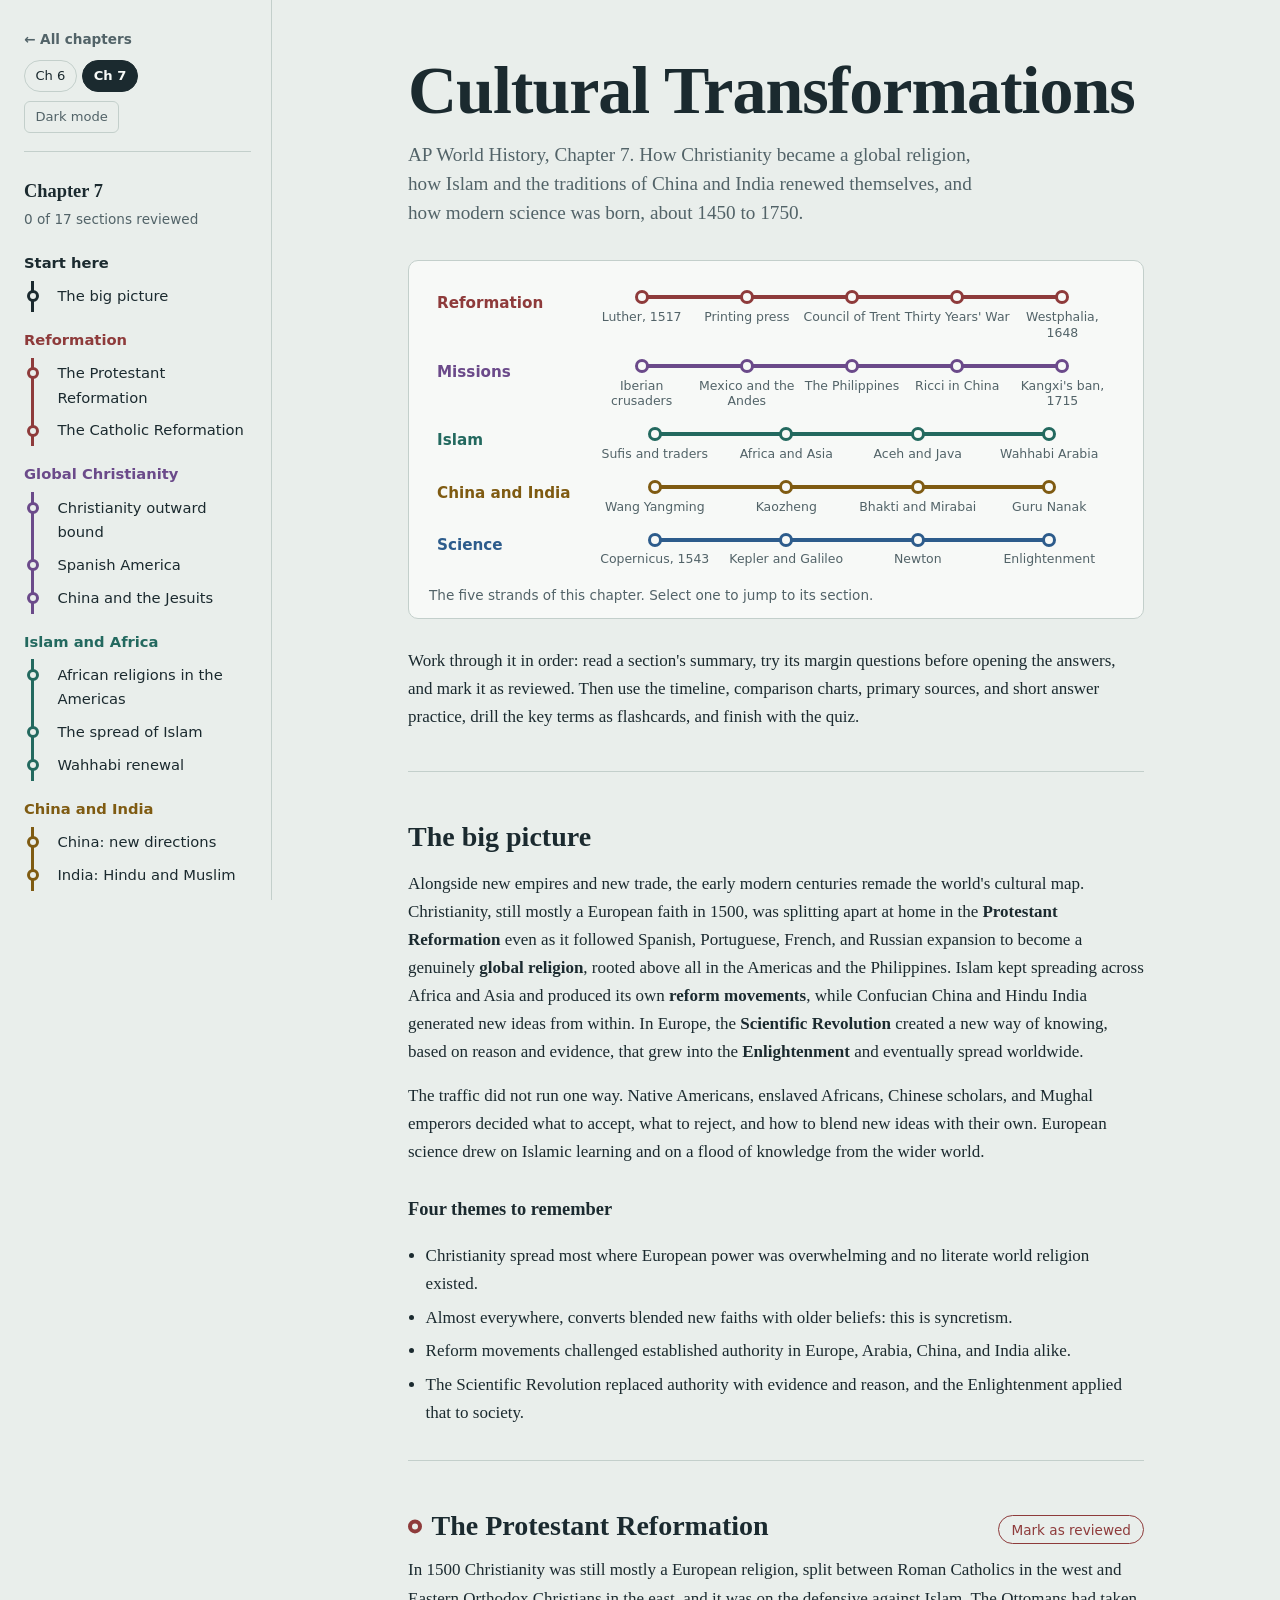
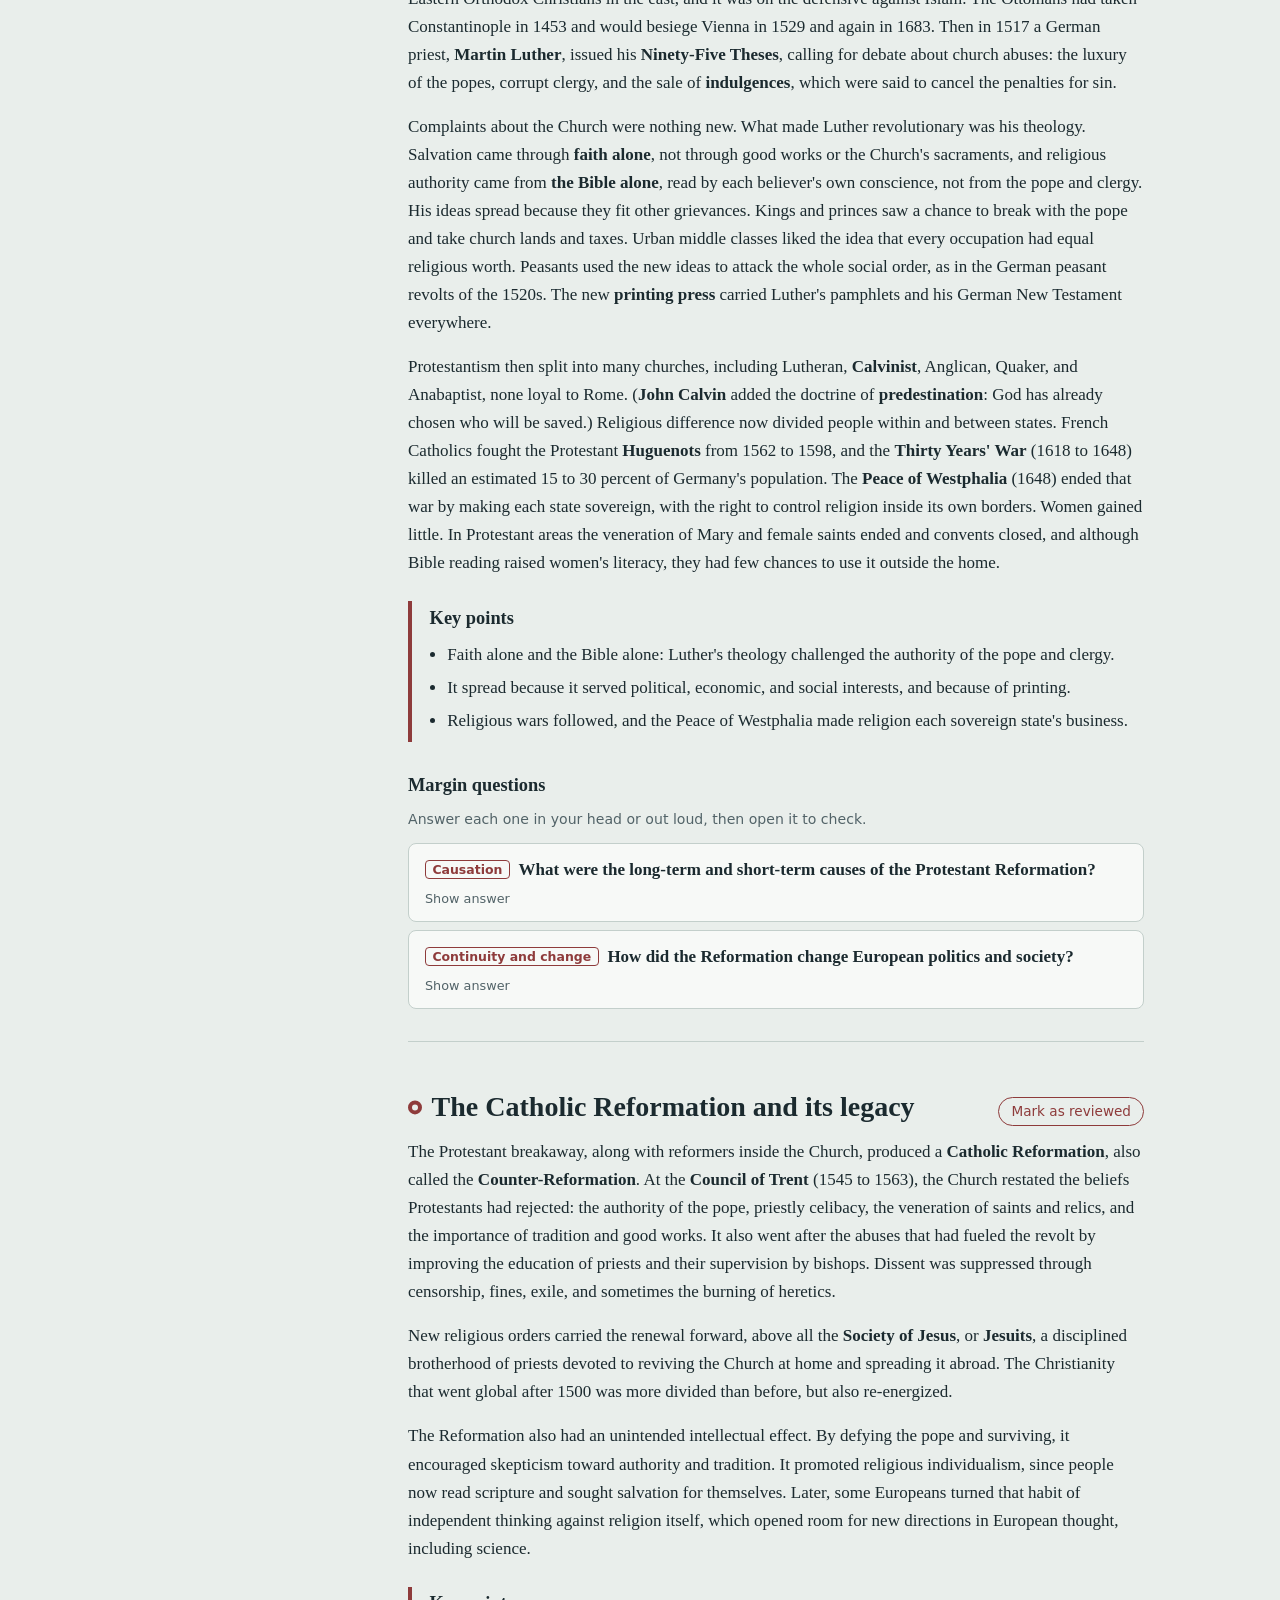
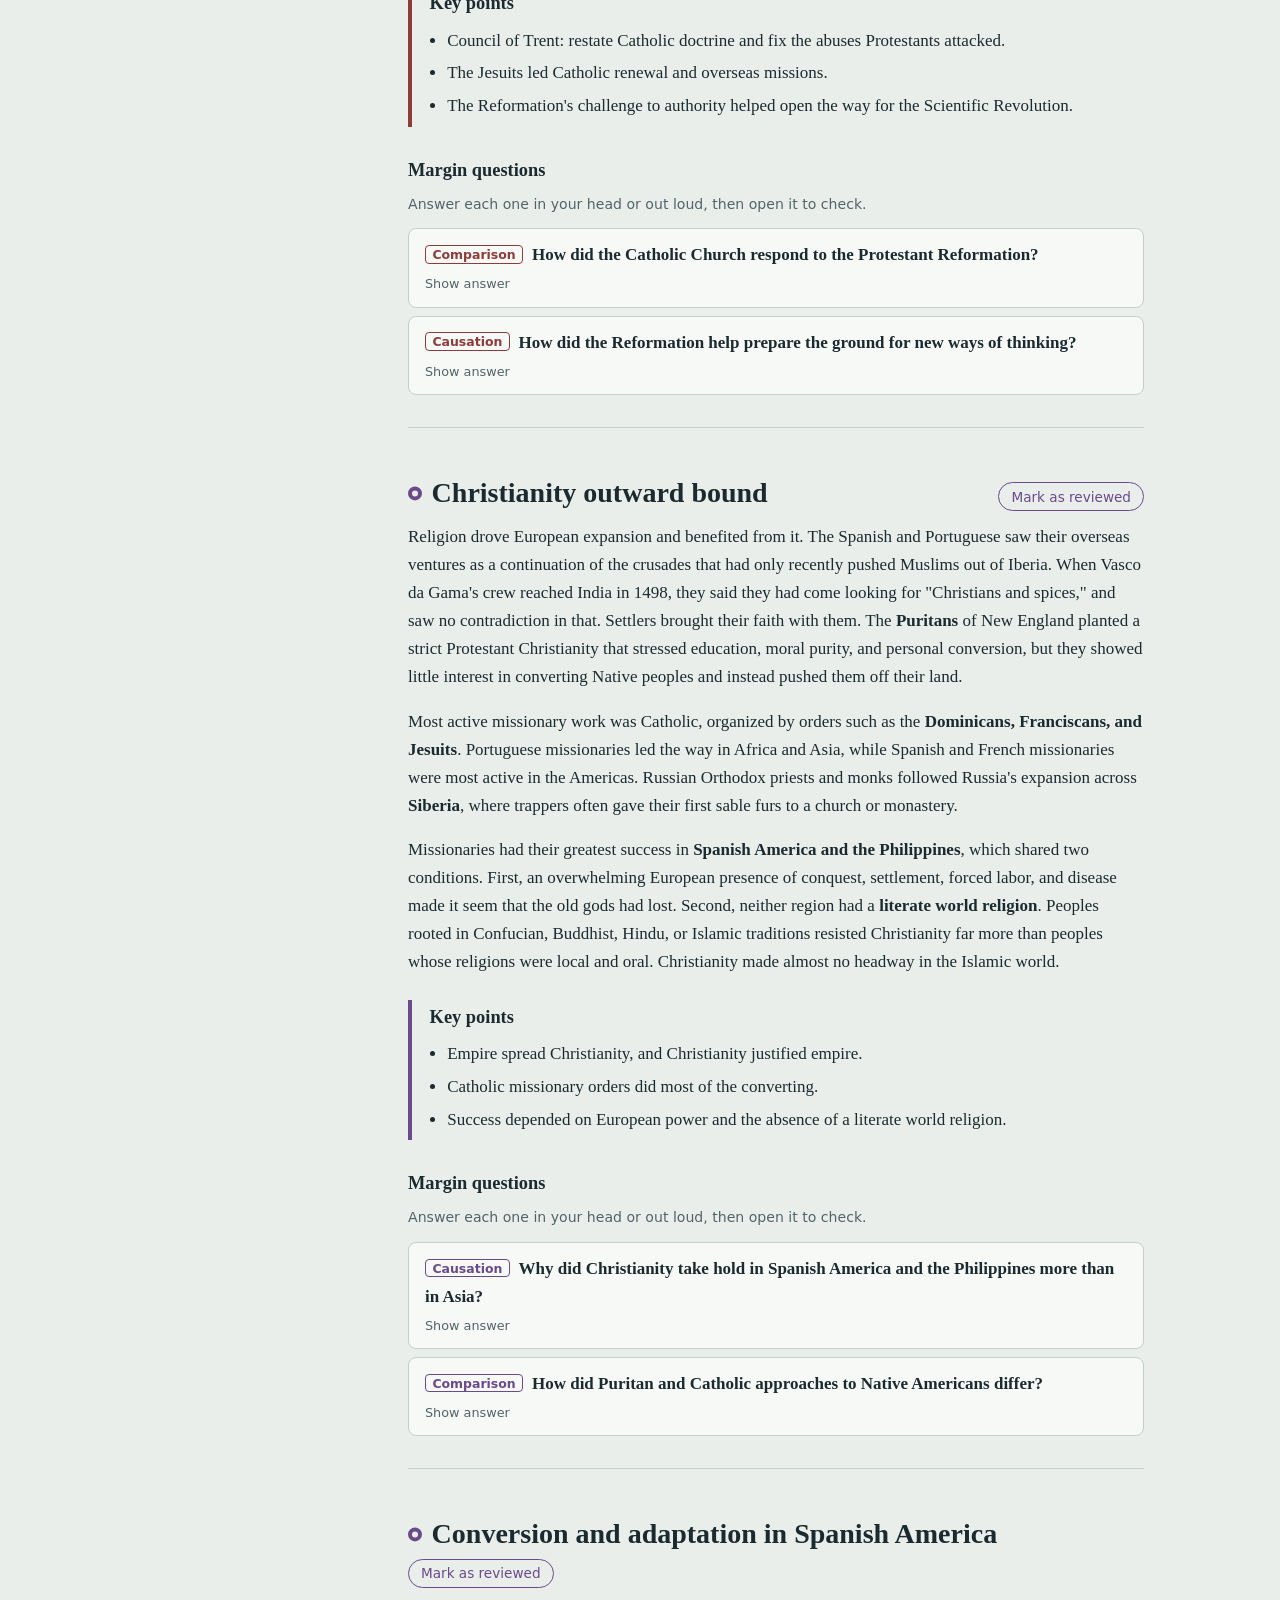
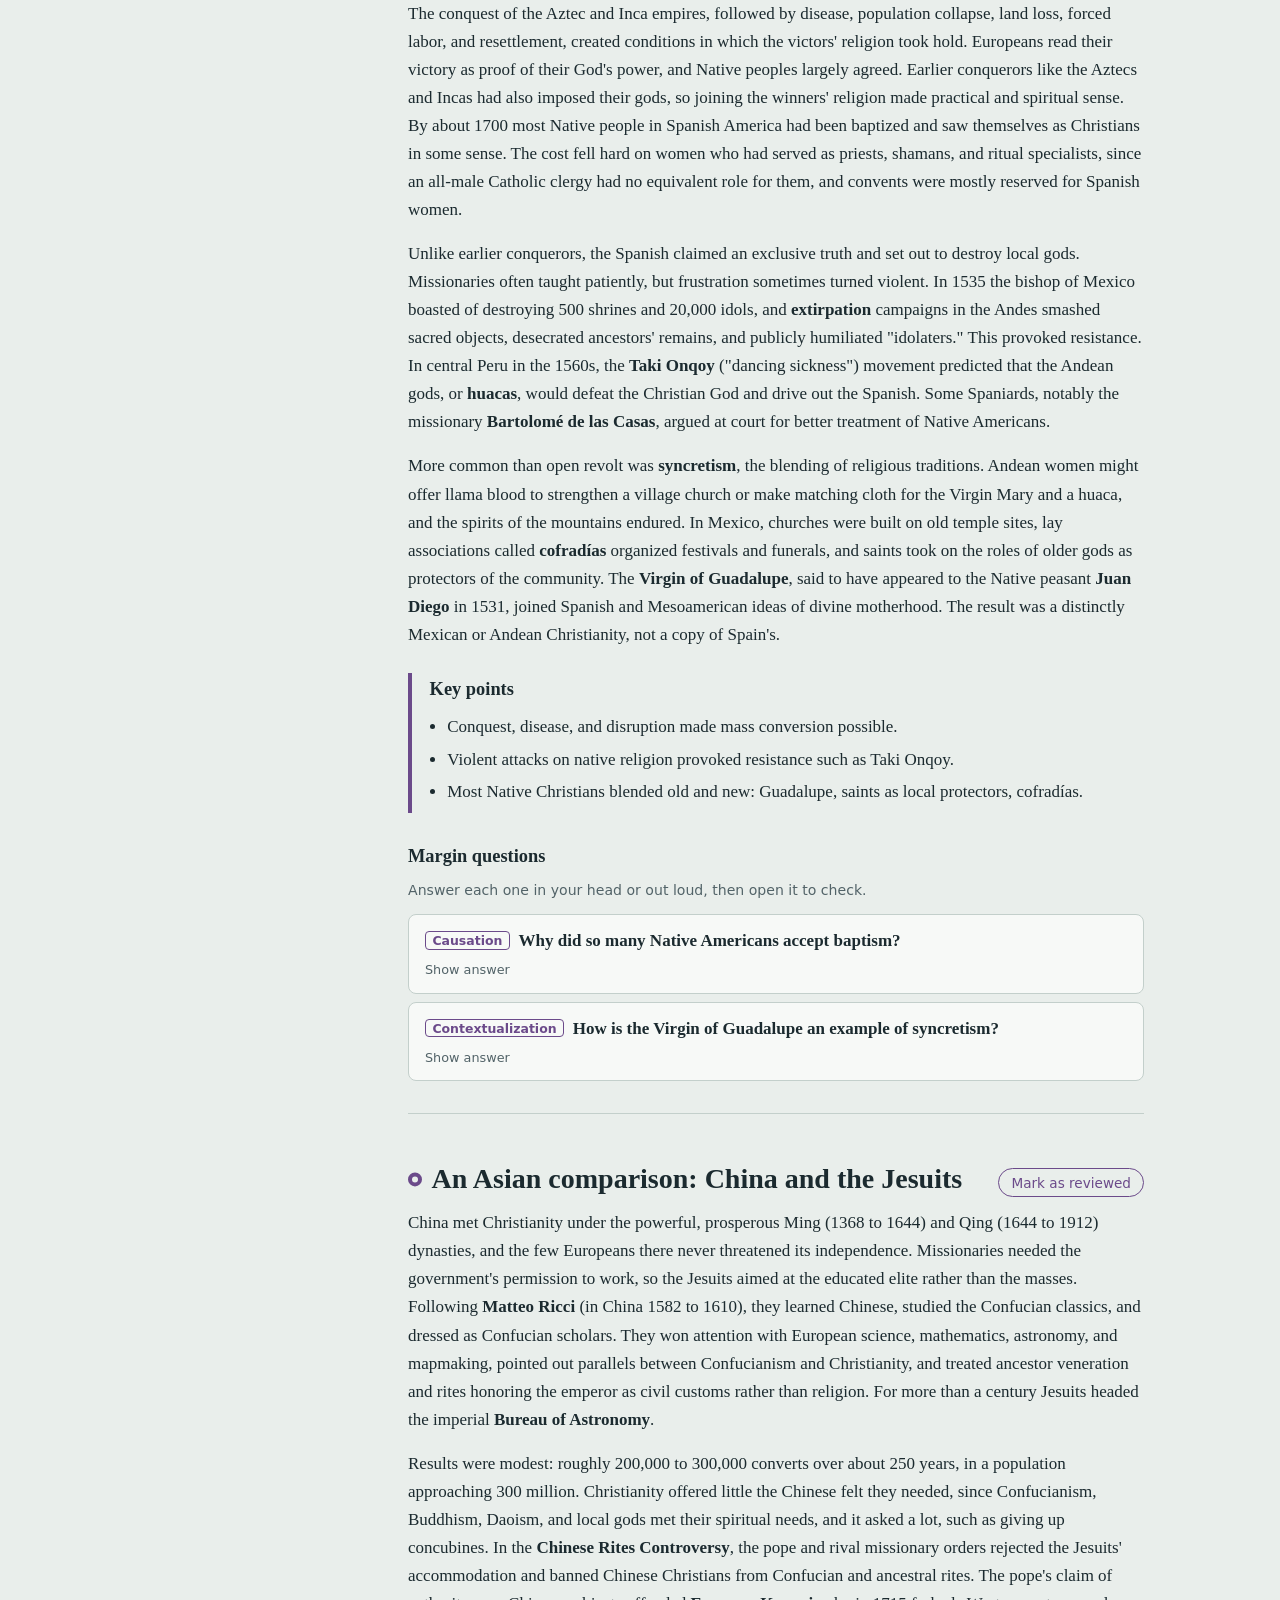
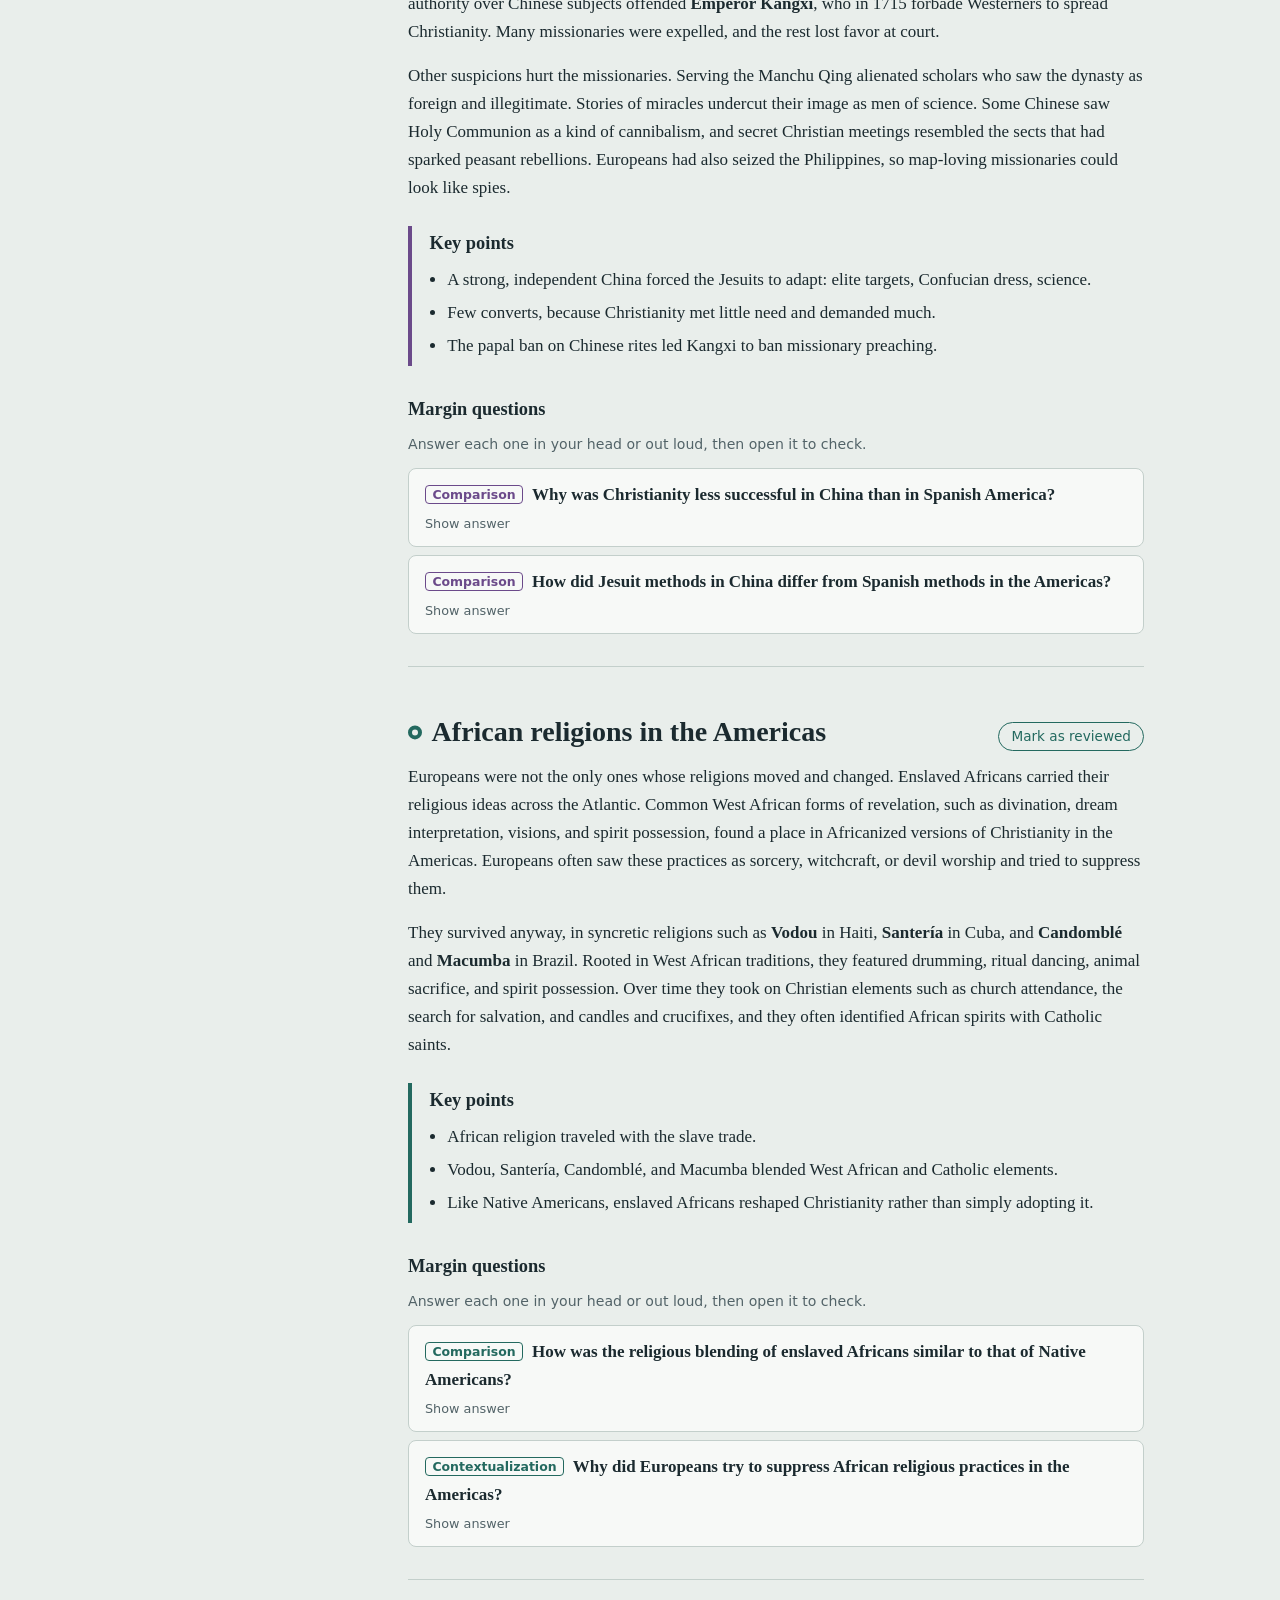
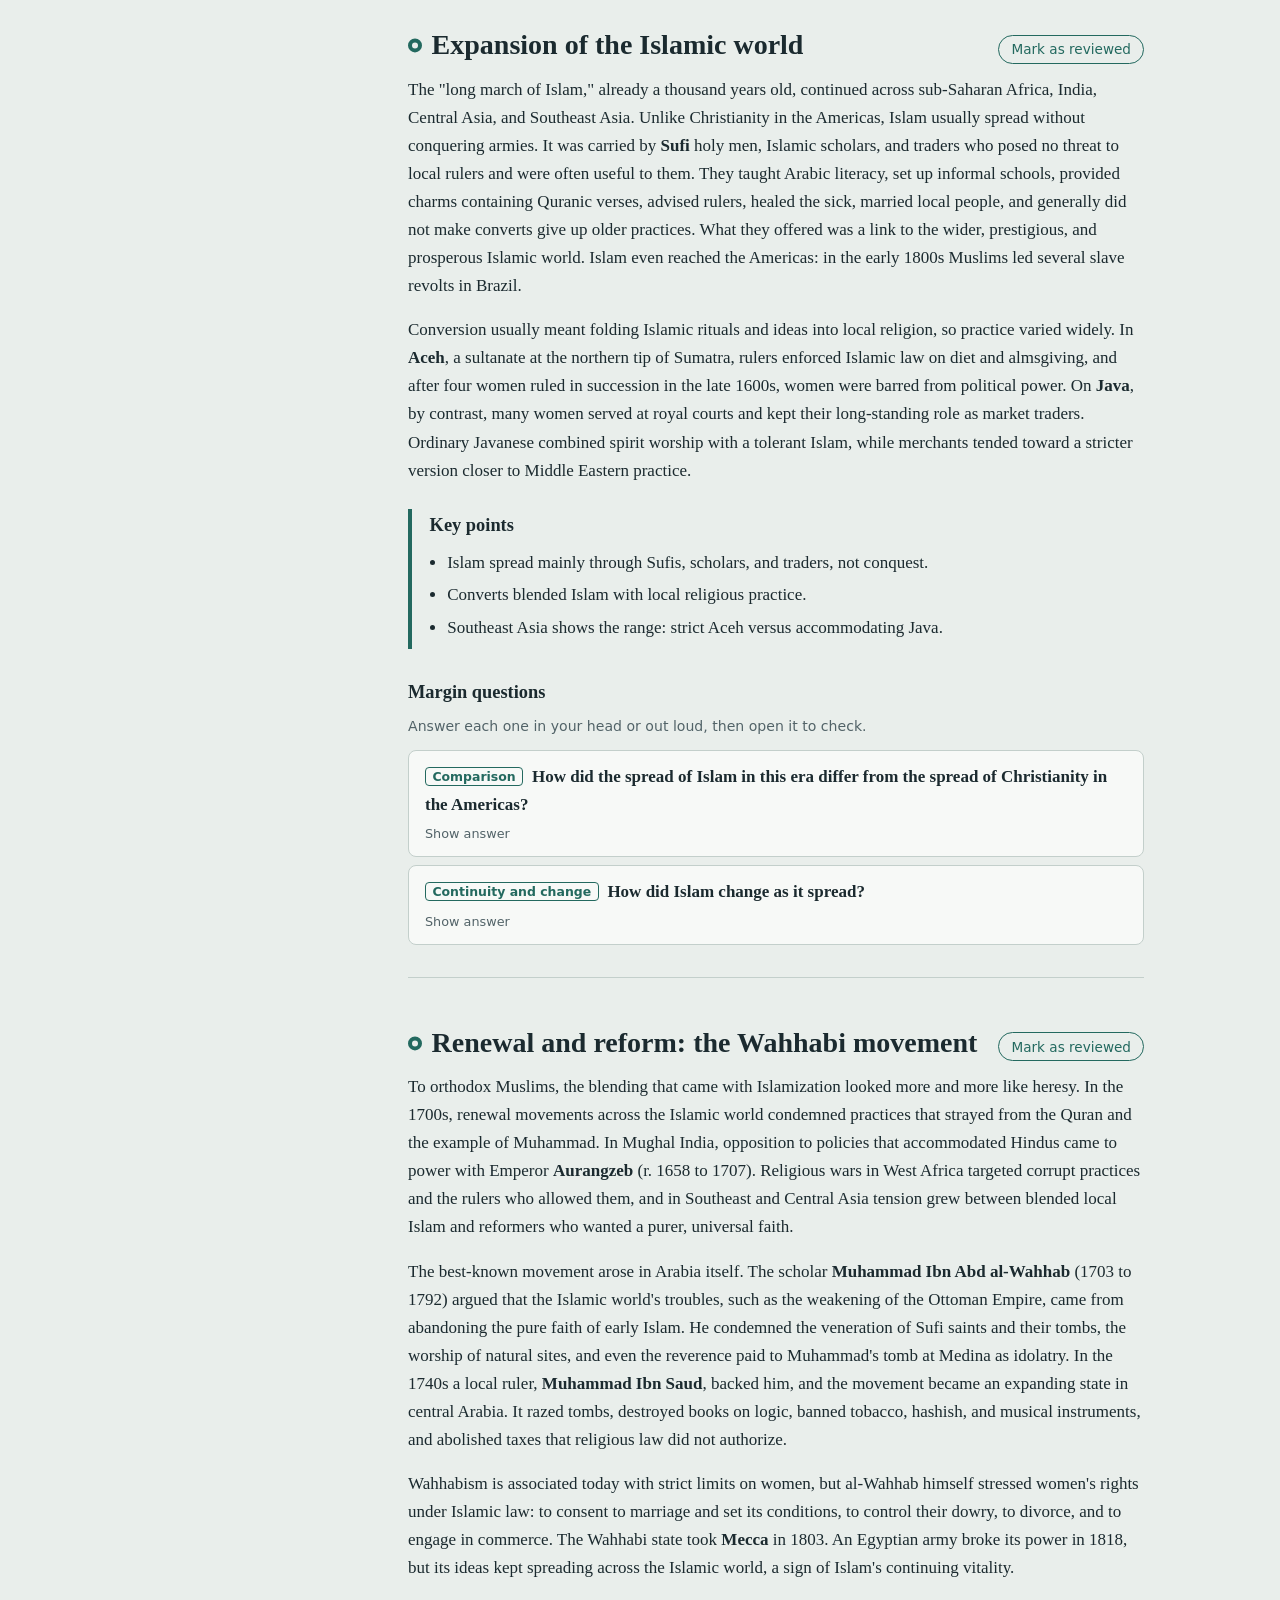
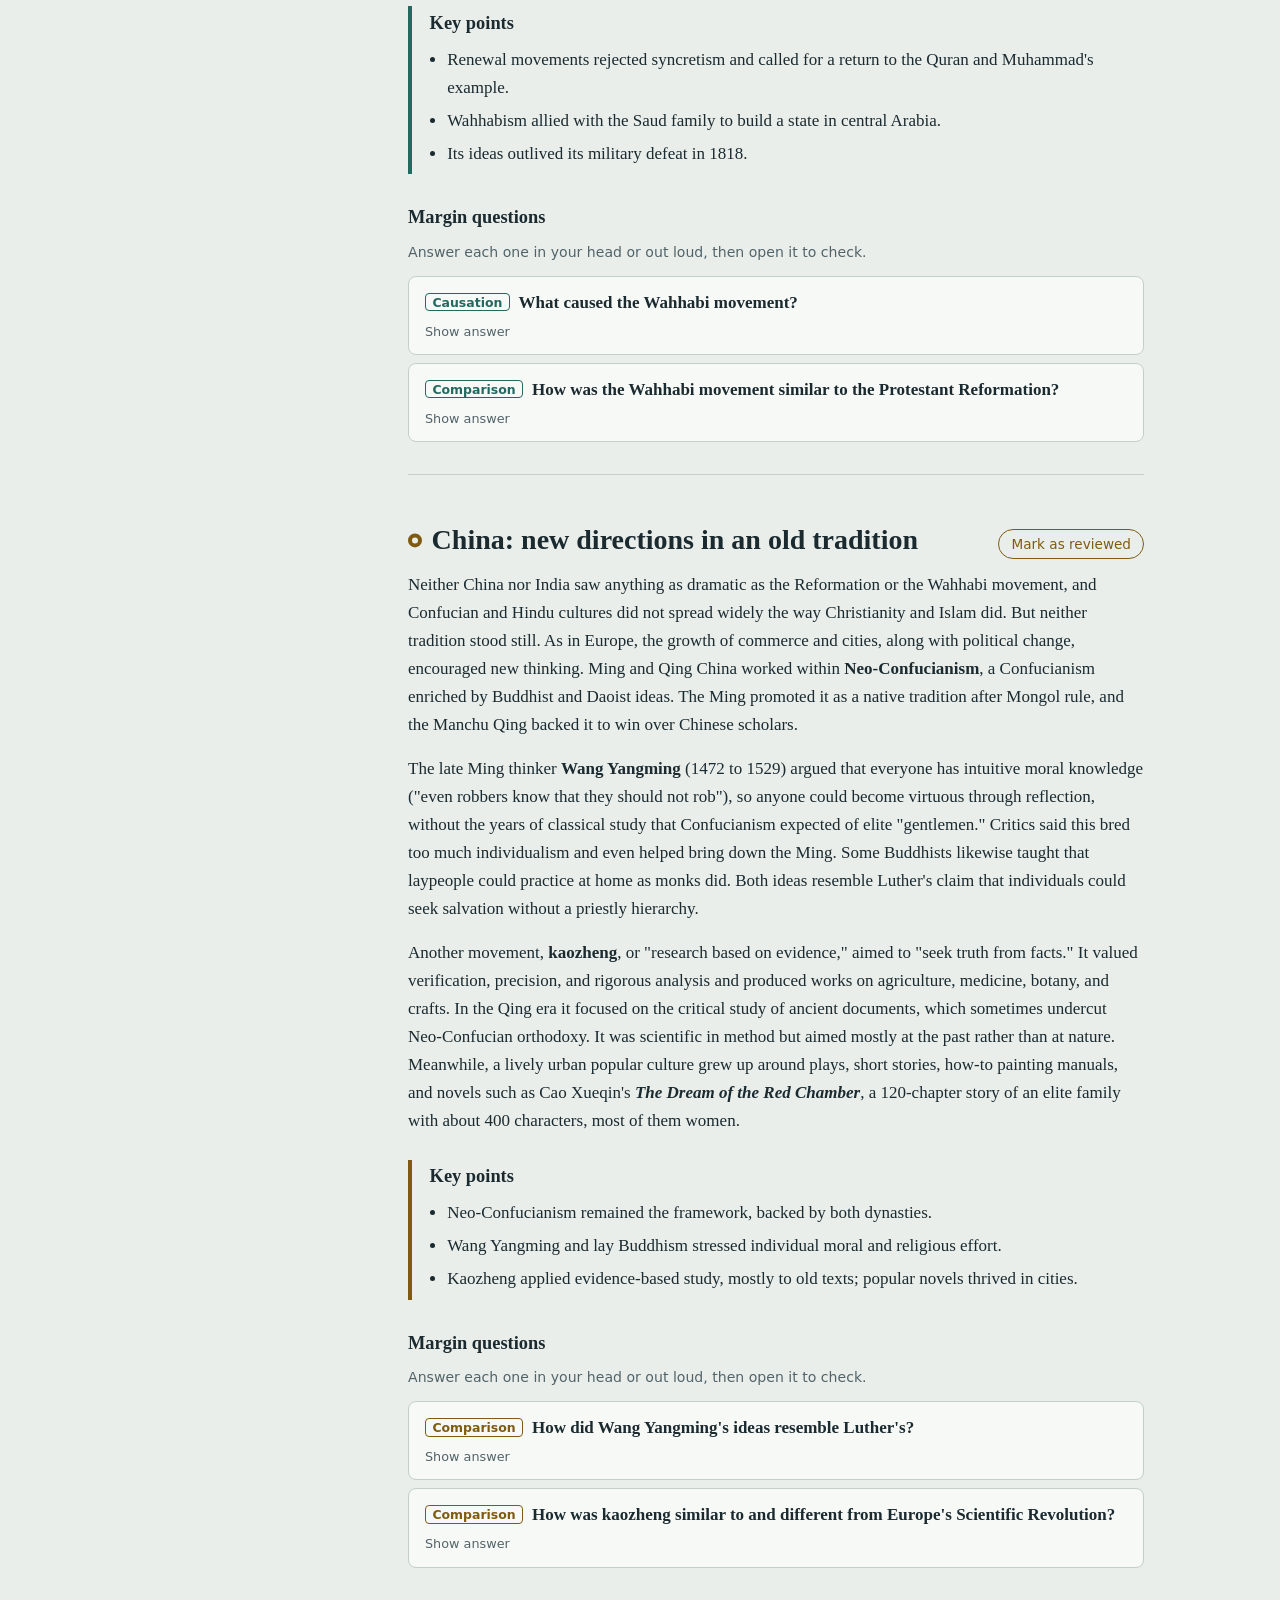
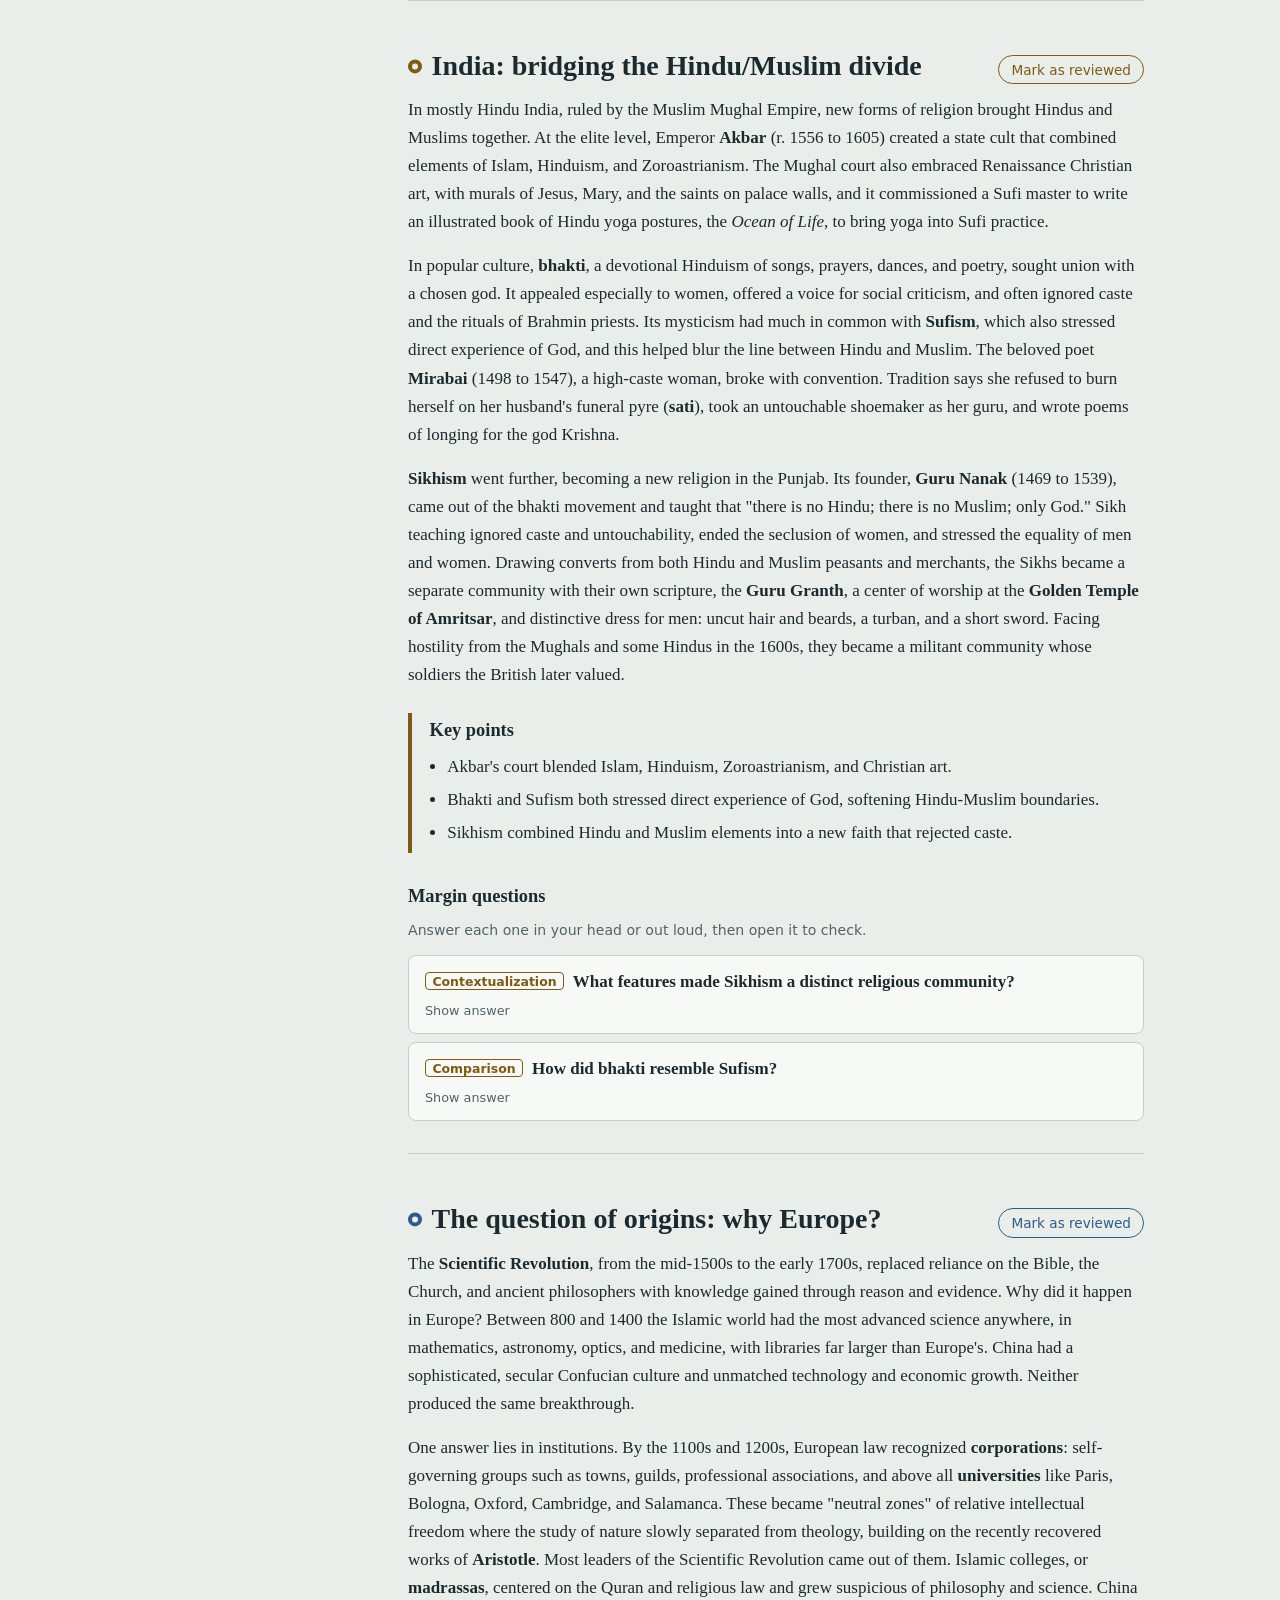
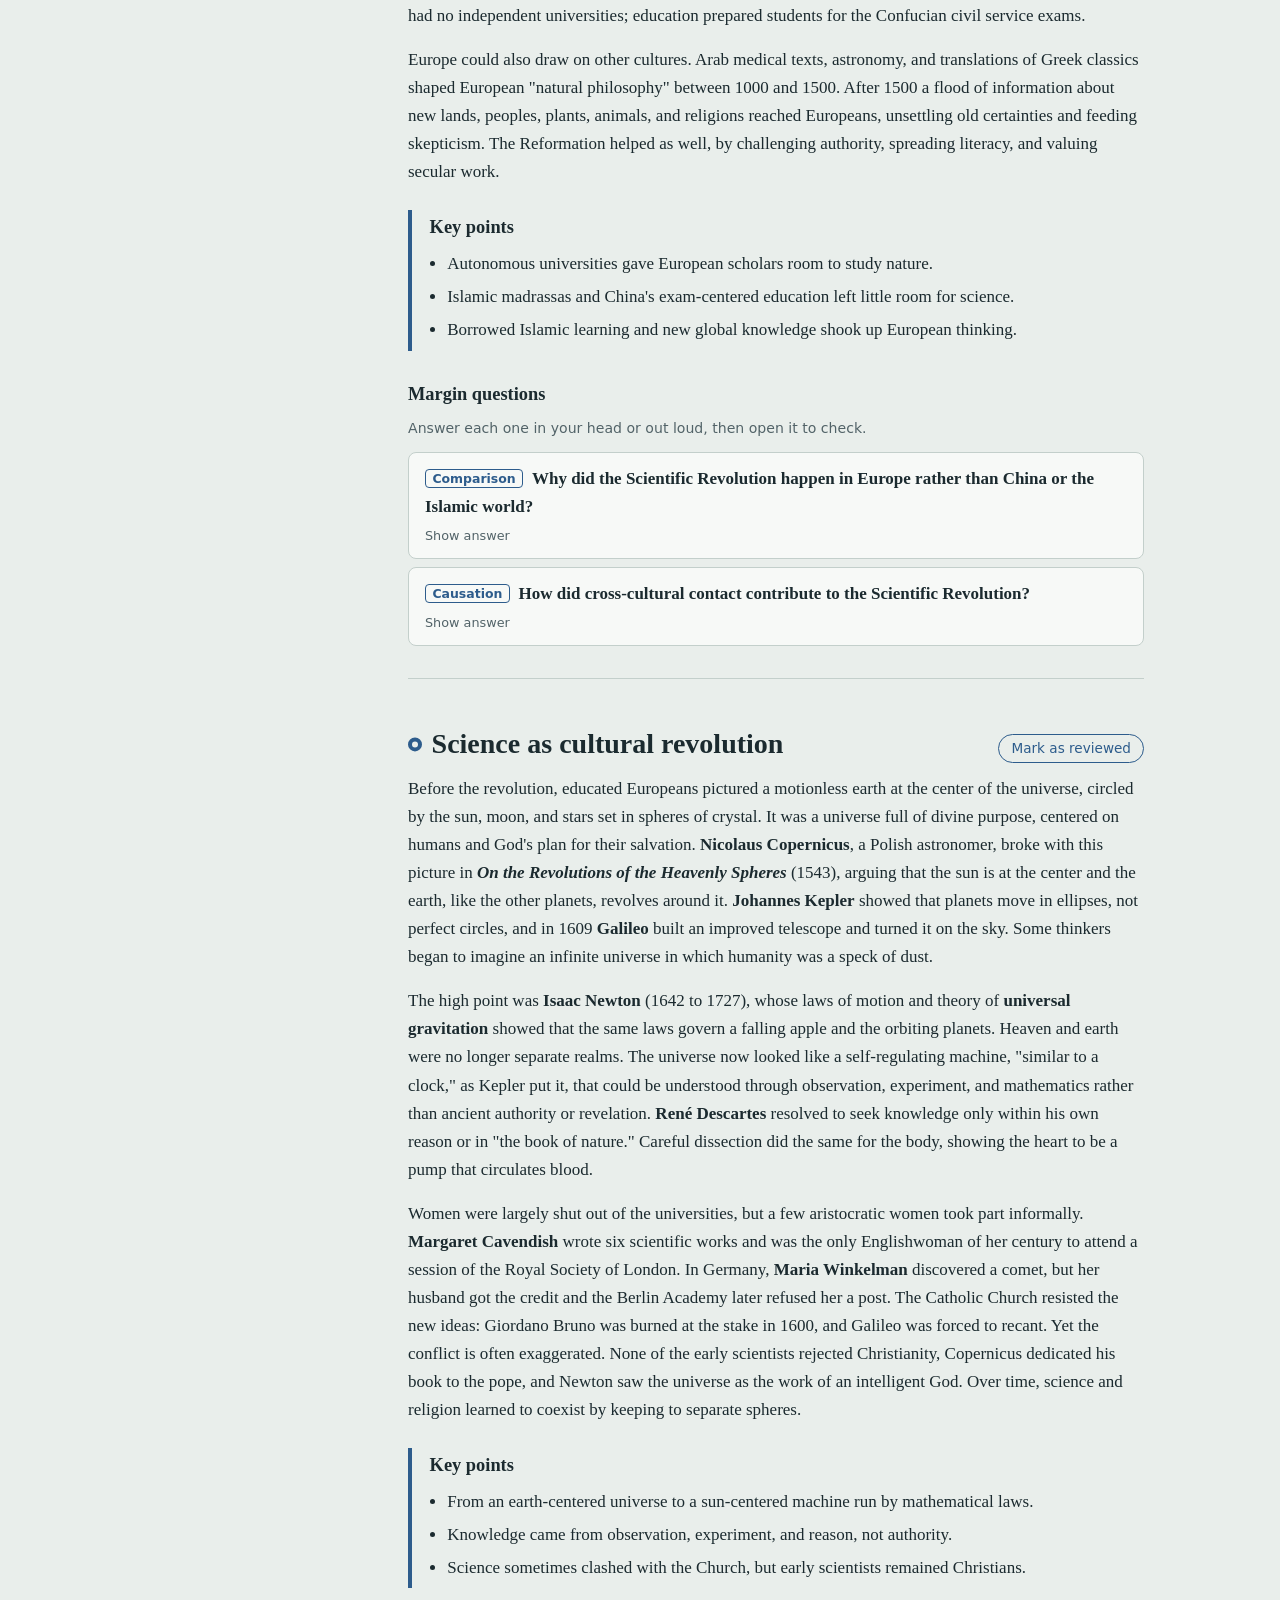
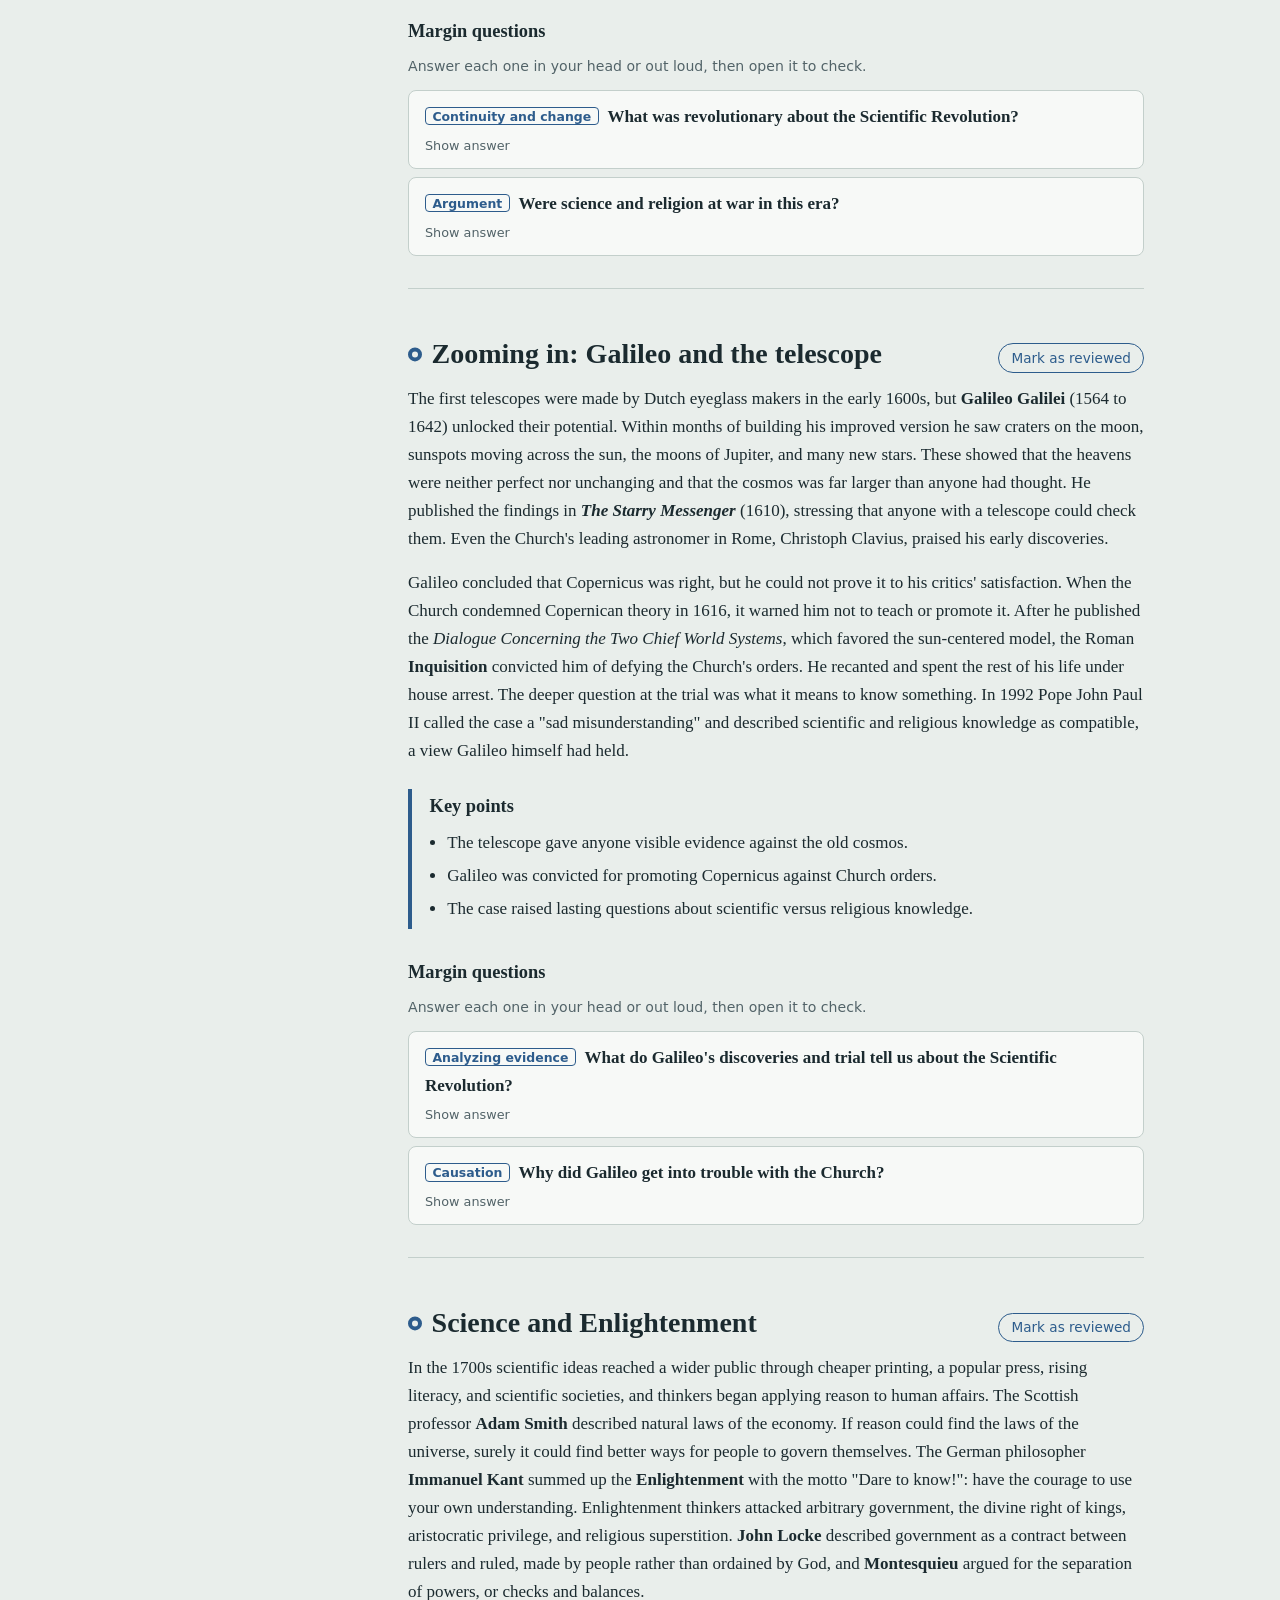
<file: ch7.html>
<!DOCTYPE html>
<html lang="en">
<head>
<meta charset="utf-8">
<meta name="viewport" content="width=device-width, initial-scale=1">
<meta name="description" content="AP World History Chapter 7 study guide: the Reformation, global Christianity, Islamic renewal, new thinking in China and India, and the Scientific Revolution, 1450 to 1750.">
<title>Chapter 7: Cultural Transformations | AP World History study site</title>
<link rel="stylesheet" href="assets/site.css">
<script>try{var t=JSON.parse(localStorage.getItem('apw.theme'));if(t)document.documentElement.dataset.theme=t}catch(e){}</script>
</head>
<body data-chapter="ch7">
<div class="layout">
<aside class="sidebar">
  <button type="button" class="menu-btn" aria-expanded="false" aria-controls="toc">Chapter 7 contents <span aria-hidden="true">&#9662;</span></button>
  <nav class="toc-inner" id="toc" aria-label="Chapter sections">
    <div class="site-nav">
      <a class="home-link" href="index.html">&larr; All chapters</a>
      <div class="ch-switch" aria-label="Chapters"><a href="ch6.html">Ch 6</a><a href="ch7.html" aria-current="page">Ch 7</a></div>
      <button type="button" class="theme-btn">Dark mode</button>
    </div>
    <p class="toc-title">Chapter 7</p>
    <p class="toc-progress" id="progress"></p>
    <div class="toc-group" style="--c: var(--ink)"><p class="toc-group-name">Start here</p><ul><li><a href="#overview" data-id="overview">The big picture</a></li></ul></div><div class="toc-group" style="--c: var(--reform)"><p class="toc-group-name">Reformation</p><ul><li><a href="#s-reformation" data-id="s-reformation">The Protestant Reformation</a></li><li><a href="#s-catholic" data-id="s-catholic">The Catholic Reformation</a></li></ul></div><div class="toc-group" style="--c: var(--mission)"><p class="toc-group-name">Global Christianity</p><ul><li><a href="#s-outward" data-id="s-outward">Christianity outward bound</a></li><li><a href="#s-spanish-america" data-id="s-spanish-america">Spanish America</a></li><li><a href="#s-jesuits" data-id="s-jesuits">China and the Jesuits</a></li></ul></div><div class="toc-group" style="--c: var(--islam)"><p class="toc-group-name">Islam and Africa</p><ul><li><a href="#s-african" data-id="s-african">African religions in the Americas</a></li><li><a href="#s-islam" data-id="s-islam">The spread of Islam</a></li><li><a href="#s-wahhabi" data-id="s-wahhabi">Wahhabi renewal</a></li></ul></div><div class="toc-group" style="--c: var(--eastasia)"><p class="toc-group-name">China and India</p><ul><li><a href="#s-china" data-id="s-china">China: new directions</a></li><li><a href="#s-india" data-id="s-india">India: Hindu and Muslim</a></li></ul></div><div class="toc-group" style="--c: var(--science)"><p class="toc-group-name">Science</p><ul><li><a href="#s-why-europe" data-id="s-why-europe">Why Europe?</a></li><li><a href="#s-scirev" data-id="s-scirev">Science as cultural revolution</a></li><li><a href="#s-galileo" data-id="s-galileo">Galileo and the telescope</a></li><li><a href="#s-enlightenment" data-id="s-enlightenment">Science and Enlightenment</a></li><li><a href="#s-beyond" data-id="s-beyond">Science beyond the West</a></li><li><a href="#s-ahead" data-id="s-ahead">Looking ahead</a></li></ul></div><div class="toc-group" style="--c: var(--debate)"><p class="toc-group-name">Reflections</p><ul><li><a href="#s-reflections" data-id="s-reflections">Cultural borrowing</a></li></ul></div><div class="toc-group" style="--c: var(--muted)"><p class="toc-group-name">Study tools</p><ul><li><a href="#timeline" data-id="timeline">Timeline</a></li><li><a href="#compare" data-id="compare">Comparison charts</a></li><li><a href="#sources" data-id="sources">Primary sources</a></li><li><a href="#saq" data-id="saq">Short answer practice</a></li><li><a href="#bigpicture" data-id="bigpicture">Big picture questions</a></li><li><a href="#terms" data-id="terms">Key terms and flashcards</a></li><li><a href="#quiz" data-id="quiz">Quiz</a></li></ul></div>
  </nav>
</aside>
<main>
<div class="column">
<header class="hero">
  <h1>Cultural Transformations</h1>
  <p class="lede">AP World History, Chapter 7. How Christianity became a global religion, how Islam and the traditions of China and India renewed themselves, and how modern science was born, about 1450 to 1750.</p>
  <figure class="routes">
    <a class="route" href="#s-reformation" style="--c: var(--reform)"><span class="route-name">Reformation</span><span class="stops" style="--n:5"><span class="stop"><span class="stop-label">Luther, 1517</span></span><span class="stop"><span class="stop-label">Printing press</span></span><span class="stop"><span class="stop-label">Council of Trent</span></span><span class="stop"><span class="stop-label">Thirty Years' War</span></span><span class="stop"><span class="stop-label">Westphalia, 1648</span></span></span></a><a class="route" href="#s-outward" style="--c: var(--mission)"><span class="route-name">Missions</span><span class="stops" style="--n:5"><span class="stop"><span class="stop-label">Iberian crusaders</span></span><span class="stop"><span class="stop-label">Mexico and the Andes</span></span><span class="stop"><span class="stop-label">The Philippines</span></span><span class="stop"><span class="stop-label">Ricci in China</span></span><span class="stop"><span class="stop-label">Kangxi's ban, 1715</span></span></span></a><a class="route" href="#s-islam" style="--c: var(--islam)"><span class="route-name">Islam</span><span class="stops" style="--n:4"><span class="stop"><span class="stop-label">Sufis and traders</span></span><span class="stop"><span class="stop-label">Africa and Asia</span></span><span class="stop"><span class="stop-label">Aceh and Java</span></span><span class="stop"><span class="stop-label">Wahhabi Arabia</span></span></span></a><a class="route" href="#s-china" style="--c: var(--eastasia)"><span class="route-name">China and India</span><span class="stops" style="--n:4"><span class="stop"><span class="stop-label">Wang Yangming</span></span><span class="stop"><span class="stop-label">Kaozheng</span></span><span class="stop"><span class="stop-label">Bhakti and Mirabai</span></span><span class="stop"><span class="stop-label">Guru Nanak</span></span></span></a><a class="route" href="#s-scirev" style="--c: var(--science)"><span class="route-name">Science</span><span class="stops" style="--n:4"><span class="stop"><span class="stop-label">Copernicus, 1543</span></span><span class="stop"><span class="stop-label">Kepler and Galileo</span></span><span class="stop"><span class="stop-label">Newton</span></span><span class="stop"><span class="stop-label">Enlightenment</span></span></span></a>
    <figcaption>The five strands of this chapter. Select one to jump to its section.</figcaption>
  </figure>
  <p class="howto">Work through it in order: read a section's summary, try its margin questions before opening the answers, and mark it as reviewed. Then use the timeline, comparison charts, primary sources, and short answer practice, drill the key terms as flashcards, and finish with the quiz.</p>
</header>

<section class="block" id="overview">
  <h2>The big picture</h2>
  <div class="prose"><p>Alongside new empires and new trade, the early modern centuries remade the world's cultural map. Christianity, still mostly a European faith in 1500, was splitting apart at home in the <strong>Protestant Reformation</strong> even as it followed Spanish, Portuguese, French, and Russian expansion to become a genuinely <strong>global religion</strong>, rooted above all in the Americas and the Philippines. Islam kept spreading across Africa and Asia and produced its own <strong>reform movements</strong>, while Confucian China and Hindu India generated new ideas from within. In Europe, the <strong>Scientific Revolution</strong> created a new way of knowing, based on reason and evidence, that grew into the <strong>Enlightenment</strong> and eventually spread worldwide.</p><p>The traffic did not run one way. Native Americans, enslaved Africans, Chinese scholars, and Mughal emperors decided what to accept, what to reject, and how to blend new ideas with their own. European science drew on Islamic learning and on a flood of knowledge from the wider world.</p></div>
  <h3>Four themes to remember</h3>
  <ul class="themes"><li>Christianity spread most where European power was overwhelming and no literate world religion existed.</li><li>Almost everywhere, converts blended new faiths with older beliefs: this is syncretism.</li><li>Reform movements challenged established authority in Europe, Arabia, China, and India alike.</li><li>The Scientific Revolution replaced authority with evidence and reason, and the Enlightenment applied that to society.</li></ul>
</section>

<section class="entry" id="s-reformation" style="--c: var(--reform)">
  <div class="entry-head">
    <h2><span class="marker" aria-hidden="true"></span>The Protestant Reformation</h2>
    <button type="button" class="review" data-review="s-reformation" aria-pressed="false">Mark as reviewed</button>
  </div>
  <div class="prose"><p>In 1500 Christianity was still mostly a European religion, split between Roman Catholics in the west and Eastern Orthodox Christians in the east, and it was on the defensive against Islam. The Ottomans had taken Constantinople in 1453 and would besiege Vienna in 1529 and again in 1683. Then in 1517 a German priest, <strong>Martin Luther</strong>, issued his <strong>Ninety-Five Theses</strong>, calling for debate about church abuses: the luxury of the popes, corrupt clergy, and the sale of <strong>indulgences</strong>, which were said to cancel the penalties for sin.</p><p>Complaints about the Church were nothing new. What made Luther revolutionary was his theology. Salvation came through <strong>faith alone</strong>, not through good works or the Church's sacraments, and religious authority came from <strong>the Bible alone</strong>, read by each believer's own conscience, not from the pope and clergy. His ideas spread because they fit other grievances. Kings and princes saw a chance to break with the pope and take church lands and taxes. Urban middle classes liked the idea that every occupation had equal religious worth. Peasants used the new ideas to attack the whole social order, as in the German peasant revolts of the 1520s. The new <strong>printing press</strong> carried Luther's pamphlets and his German New Testament everywhere.</p><p>Protestantism then split into many churches, including Lutheran, <strong>Calvinist</strong>, Anglican, Quaker, and Anabaptist, none loyal to Rome. (<strong>John Calvin</strong> added the doctrine of <strong>predestination</strong>: God has already chosen who will be saved.) Religious difference now divided people within and between states. French Catholics fought the Protestant <strong>Huguenots</strong> from 1562 to 1598, and the <strong>Thirty Years' War</strong> (1618 to 1648) killed an estimated 15 to 30 percent of Germany's population. The <strong>Peace of Westphalia</strong> (1648) ended that war by making each state sovereign, with the right to control religion inside its own borders. Women gained little. In Protestant areas the veneration of Mary and female saints ended and convents closed, and although Bible reading raised women's literacy, they had few chances to use it outside the home.</p></div>
  <div class="keypoints"><h3>Key points</h3><ul><li>Faith alone and the Bible alone: Luther's theology challenged the authority of the pope and clergy.</li><li>It spread because it served political, economic, and social interests, and because of printing.</li><li>Religious wars followed, and the Peace of Westphalia made religion each sovereign state's business.</li></ul></div>
  <div class="margin-qs"><h3>Margin questions</h3>
    <p class="note">Answer each one in your head or out loud, then open it to check.</p><details class="mq"><summary><span class="skill">Causation</span><span class="mq-q">What were the long-term and short-term causes of the Protestant Reformation?</span></summary><p>Long-term: long-standing anger at church corruption, papal luxury, and indulgences, plus rulers' disputes with the pope and a growing urban middle class. Short-term: Luther's Ninety-Five Theses in 1517 and his theology of faith alone and the Bible alone, spread quickly by the printing press.</p></details><details class="mq"><summary><span class="skill">Continuity and change</span><span class="mq-q">How did the Reformation change European politics and society?</span></summary><p>It ended the religious unity of Western Christendom, added religious conflict to existing class and political divisions, caused wars like the Thirty Years' War, and strengthened state sovereignty through the Peace of Westphalia. Women's roles changed little.</p></details></div>
</section>
<section class="entry" id="s-catholic" style="--c: var(--reform)">
  <div class="entry-head">
    <h2><span class="marker" aria-hidden="true"></span>The Catholic Reformation and its legacy</h2>
    <button type="button" class="review" data-review="s-catholic" aria-pressed="false">Mark as reviewed</button>
  </div>
  <div class="prose"><p>The Protestant breakaway, along with reformers inside the Church, produced a <strong>Catholic Reformation</strong>, also called the <strong>Counter-Reformation</strong>. At the <strong>Council of Trent</strong> (1545 to 1563), the Church restated the beliefs Protestants had rejected: the authority of the pope, priestly celibacy, the veneration of saints and relics, and the importance of tradition and good works. It also went after the abuses that had fueled the revolt by improving the education of priests and their supervision by bishops. Dissent was suppressed through censorship, fines, exile, and sometimes the burning of heretics.</p><p>New religious orders carried the renewal forward, above all the <strong>Society of Jesus</strong>, or <strong>Jesuits</strong>, a disciplined brotherhood of priests devoted to reviving the Church at home and spreading it abroad. The Christianity that went global after 1500 was more divided than before, but also re-energized.</p><p>The Reformation also had an unintended intellectual effect. By defying the pope and surviving, it encouraged skepticism toward authority and tradition. It promoted religious individualism, since people now read scripture and sought salvation for themselves. Later, some Europeans turned that habit of independent thinking against religion itself, which opened room for new directions in European thought, including science.</p></div>
  <div class="keypoints"><h3>Key points</h3><ul><li>Council of Trent: restate Catholic doctrine and fix the abuses Protestants attacked.</li><li>The Jesuits led Catholic renewal and overseas missions.</li><li>The Reformation's challenge to authority helped open the way for the Scientific Revolution.</li></ul></div>
  <div class="margin-qs"><h3>Margin questions</h3>
    <p class="note">Answer each one in your head or out loud, then open it to check.</p><details class="mq"><summary><span class="skill">Comparison</span><span class="mq-q">How did the Catholic Church respond to the Protestant Reformation?</span></summary><p>At the Council of Trent it restated Catholic doctrine (papal authority, celibacy, saints, good works), reformed the education and supervision of priests, suppressed dissent with censorship and punishment, and created new orders like the Jesuits.</p></details><details class="mq"><summary><span class="skill">Causation</span><span class="mq-q">How did the Reformation help prepare the ground for new ways of thinking?</span></summary><p>It showed that even the pope's authority could be successfully challenged, encouraged people to read and interpret texts for themselves, and promoted literacy, all of which fed skepticism and independent thought.</p></details></div>
</section>
<section class="entry" id="s-outward" style="--c: var(--mission)">
  <div class="entry-head">
    <h2><span class="marker" aria-hidden="true"></span>Christianity outward bound</h2>
    <button type="button" class="review" data-review="s-outward" aria-pressed="false">Mark as reviewed</button>
  </div>
  <div class="prose"><p>Religion drove European expansion and benefited from it. The Spanish and Portuguese saw their overseas ventures as a continuation of the crusades that had only recently pushed Muslims out of Iberia. When Vasco da Gama's crew reached India in 1498, they said they had come looking for "Christians and spices," and saw no contradiction in that. Settlers brought their faith with them. The <strong>Puritans</strong> of New England planted a strict Protestant Christianity that stressed education, moral purity, and personal conversion, but they showed little interest in converting Native peoples and instead pushed them off their land.</p><p>Most active missionary work was Catholic, organized by orders such as the <strong>Dominicans, Franciscans, and Jesuits</strong>. Portuguese missionaries led the way in Africa and Asia, while Spanish and French missionaries were most active in the Americas. Russian Orthodox priests and monks followed Russia's expansion across <strong>Siberia</strong>, where trappers often gave their first sable furs to a church or monastery.</p><p>Missionaries had their greatest success in <strong>Spanish America and the Philippines</strong>, which shared two conditions. First, an overwhelming European presence of conquest, settlement, forced labor, and disease made it seem that the old gods had lost. Second, neither region had a <strong>literate world religion</strong>. Peoples rooted in Confucian, Buddhist, Hindu, or Islamic traditions resisted Christianity far more than peoples whose religions were local and oral. Christianity made almost no headway in the Islamic world.</p></div>
  <div class="keypoints"><h3>Key points</h3><ul><li>Empire spread Christianity, and Christianity justified empire.</li><li>Catholic missionary orders did most of the converting.</li><li>Success depended on European power and the absence of a literate world religion.</li></ul></div>
  <div class="margin-qs"><h3>Margin questions</h3>
    <p class="note">Answer each one in your head or out loud, then open it to check.</p><details class="mq"><summary><span class="skill">Causation</span><span class="mq-q">Why did Christianity take hold in Spanish America and the Philippines more than in Asia?</span></summary><p>Both had suffered overwhelming European conquest and disruption, and neither had a literate world religion. In Asia, strong states and deep Confucian, Buddhist, Hindu, and Islamic traditions resisted the new faith.</p></details><details class="mq"><summary><span class="skill">Comparison</span><span class="mq-q">How did Puritan and Catholic approaches to Native Americans differ?</span></summary><p>Catholic missionaries actively tried to convert Native peoples. New England Puritans showed little interest in converting them and concentrated on pushing them off their land.</p></details></div>
</section>
<section class="entry" id="s-spanish-america" style="--c: var(--mission)">
  <div class="entry-head">
    <h2><span class="marker" aria-hidden="true"></span>Conversion and adaptation in Spanish America</h2>
    <button type="button" class="review" data-review="s-spanish-america" aria-pressed="false">Mark as reviewed</button>
  </div>
  <div class="prose"><p>The conquest of the Aztec and Inca empires, followed by disease, population collapse, land loss, forced labor, and resettlement, created conditions in which the victors' religion took hold. Europeans read their victory as proof of their God's power, and Native peoples largely agreed. Earlier conquerors like the Aztecs and Incas had also imposed their gods, so joining the winners' religion made practical and spiritual sense. By about 1700 most Native people in Spanish America had been baptized and saw themselves as Christians in some sense. The cost fell hard on women who had served as priests, shamans, and ritual specialists, since an all-male Catholic clergy had no equivalent role for them, and convents were mostly reserved for Spanish women.</p><p>Unlike earlier conquerors, the Spanish claimed an exclusive truth and set out to destroy local gods. Missionaries often taught patiently, but frustration sometimes turned violent. In 1535 the bishop of Mexico boasted of destroying 500 shrines and 20,000 idols, and <strong>extirpation</strong> campaigns in the Andes smashed sacred objects, desecrated ancestors' remains, and publicly humiliated "idolaters." This provoked resistance. In central Peru in the 1560s, the <strong>Taki Onqoy</strong> ("dancing sickness") movement predicted that the Andean gods, or <strong>huacas</strong>, would defeat the Christian God and drive out the Spanish. Some Spaniards, notably the missionary <strong>Bartolomé de las Casas</strong>, argued at court for better treatment of Native Americans.</p><p>More common than open revolt was <strong>syncretism</strong>, the blending of religious traditions. Andean women might offer llama blood to strengthen a village church or make matching cloth for the Virgin Mary and a huaca, and the spirits of the mountains endured. In Mexico, churches were built on old temple sites, lay associations called <strong>cofradías</strong> organized festivals and funerals, and saints took on the roles of older gods as protectors of the community. The <strong>Virgin of Guadalupe</strong>, said to have appeared to the Native peasant <strong>Juan Diego</strong> in 1531, joined Spanish and Mesoamerican ideas of divine motherhood. The result was a distinctly Mexican or Andean Christianity, not a copy of Spain's.</p></div>
  <div class="keypoints"><h3>Key points</h3><ul><li>Conquest, disease, and disruption made mass conversion possible.</li><li>Violent attacks on native religion provoked resistance such as Taki Onqoy.</li><li>Most Native Christians blended old and new: Guadalupe, saints as local protectors, cofradías.</li></ul></div>
  <div class="margin-qs"><h3>Margin questions</h3>
    <p class="note">Answer each one in your head or out loud, then open it to check.</p><details class="mq"><summary><span class="skill">Causation</span><span class="mq-q">Why did so many Native Americans accept baptism?</span></summary><p>Conquest, disease, and disruption seemed to show that the Christian God was more powerful, and earlier conquerors had also imposed their gods, so joining the victors' religion made both practical and spiritual sense.</p></details><details class="mq"><summary><span class="skill">Contextualization</span><span class="mq-q">How is the Virgin of Guadalupe an example of syncretism?</span></summary><p>She is the Catholic Virgin Mary, but in the Mexican tradition she appeared as a dark-skinned figure to a Native peasant, speaking Nahuatl, near a site once sacred to Aztec mother goddesses. She blends Spanish and Mesoamerican ideas of divine motherhood.</p></details></div>
</section>
<section class="entry" id="s-jesuits" style="--c: var(--mission)">
  <div class="entry-head">
    <h2><span class="marker" aria-hidden="true"></span>An Asian comparison: China and the Jesuits</h2>
    <button type="button" class="review" data-review="s-jesuits" aria-pressed="false">Mark as reviewed</button>
  </div>
  <div class="prose"><p>China met Christianity under the powerful, prosperous Ming (1368 to 1644) and Qing (1644 to 1912) dynasties, and the few Europeans there never threatened its independence. Missionaries needed the government's permission to work, so the Jesuits aimed at the educated elite rather than the masses. Following <strong>Matteo Ricci</strong> (in China 1582 to 1610), they learned Chinese, studied the Confucian classics, and dressed as Confucian scholars. They won attention with European science, mathematics, astronomy, and mapmaking, pointed out parallels between Confucianism and Christianity, and treated ancestor veneration and rites honoring the emperor as civil customs rather than religion. For more than a century Jesuits headed the imperial <strong>Bureau of Astronomy</strong>.</p><p>Results were modest: roughly 200,000 to 300,000 converts over about 250 years, in a population approaching 300 million. Christianity offered little the Chinese felt they needed, since Confucianism, Buddhism, Daoism, and local gods met their spiritual needs, and it asked a lot, such as giving up concubines. In the <strong>Chinese Rites Controversy</strong>, the pope and rival missionary orders rejected the Jesuits' accommodation and banned Chinese Christians from Confucian and ancestral rites. The pope's claim of authority over Chinese subjects offended <strong>Emperor Kangxi</strong>, who in 1715 forbade Westerners to spread Christianity. Many missionaries were expelled, and the rest lost favor at court.</p><p>Other suspicions hurt the missionaries. Serving the Manchu Qing alienated scholars who saw the dynasty as foreign and illegitimate. Stories of miracles undercut their image as men of science. Some Chinese saw Holy Communion as a kind of cannibalism, and secret Christian meetings resembled the sects that had sparked peasant rebellions. Europeans had also seized the Philippines, so map-loving missionaries could look like spies.</p></div>
  <div class="keypoints"><h3>Key points</h3><ul><li>A strong, independent China forced the Jesuits to adapt: elite targets, Confucian dress, science.</li><li>Few converts, because Christianity met little need and demanded much.</li><li>The papal ban on Chinese rites led Kangxi to ban missionary preaching.</li></ul></div>
  <div class="margin-qs"><h3>Margin questions</h3>
    <p class="note">Answer each one in your head or out loud, then open it to check.</p><details class="mq"><summary><span class="skill">Comparison</span><span class="mq-q">Why was Christianity less successful in China than in Spanish America?</span></summary><p>China was powerful, independent, and culturally confident, and Confucianism, Buddhism, and Daoism met people's spiritual needs. Christianity required giving up traditions like ancestor rites and concubinage, and the pope's ban on Chinese rites provoked an imperial ban on preaching.</p></details><details class="mq"><summary><span class="skill">Comparison</span><span class="mq-q">How did Jesuit methods in China differ from Spanish methods in the Americas?</span></summary><p>The Jesuits accommodated Chinese culture: they targeted elites, dressed as scholars, offered science, and treated ancestor rites as civil customs. Spanish missionaries sought mass conversion and often tried to destroy native religion.</p></details></div>
</section>
<section class="entry" id="s-african" style="--c: var(--islam)">
  <div class="entry-head">
    <h2><span class="marker" aria-hidden="true"></span>African religions in the Americas</h2>
    <button type="button" class="review" data-review="s-african" aria-pressed="false">Mark as reviewed</button>
  </div>
  <div class="prose"><p>Europeans were not the only ones whose religions moved and changed. Enslaved Africans carried their religious ideas across the Atlantic. Common West African forms of revelation, such as divination, dream interpretation, visions, and spirit possession, found a place in Africanized versions of Christianity in the Americas. Europeans often saw these practices as sorcery, witchcraft, or devil worship and tried to suppress them.</p><p>They survived anyway, in syncretic religions such as <strong>Vodou</strong> in Haiti, <strong>Santería</strong> in Cuba, and <strong>Candomblé</strong> and <strong>Macumba</strong> in Brazil. Rooted in West African traditions, they featured drumming, ritual dancing, animal sacrifice, and spirit possession. Over time they took on Christian elements such as church attendance, the search for salvation, and candles and crucifixes, and they often identified African spirits with Catholic saints.</p></div>
  <div class="keypoints"><h3>Key points</h3><ul><li>African religion traveled with the slave trade.</li><li>Vodou, Santería, Candomblé, and Macumba blended West African and Catholic elements.</li><li>Like Native Americans, enslaved Africans reshaped Christianity rather than simply adopting it.</li></ul></div>
  <div class="margin-qs"><h3>Margin questions</h3>
    <p class="note">Answer each one in your head or out loud, then open it to check.</p><details class="mq"><summary><span class="skill">Comparison</span><span class="mq-q">How was the religious blending of enslaved Africans similar to that of Native Americans?</span></summary><p>In both cases people living under European domination adopted Christian practices while keeping older beliefs, often identifying their own spirits or gods with Catholic saints.</p></details><details class="mq"><summary><span class="skill">Contextualization</span><span class="mq-q">Why did Europeans try to suppress African religious practices in the Americas?</span></summary><p>They saw divination, spirit possession, and similar practices as witchcraft or devil worship that could not be reconciled with Christianity.</p></details></div>
</section>
<section class="entry" id="s-islam" style="--c: var(--islam)">
  <div class="entry-head">
    <h2><span class="marker" aria-hidden="true"></span>Expansion of the Islamic world</h2>
    <button type="button" class="review" data-review="s-islam" aria-pressed="false">Mark as reviewed</button>
  </div>
  <div class="prose"><p>The "long march of Islam," already a thousand years old, continued across sub-Saharan Africa, India, Central Asia, and Southeast Asia. Unlike Christianity in the Americas, Islam usually spread without conquering armies. It was carried by <strong>Sufi</strong> holy men, Islamic scholars, and traders who posed no threat to local rulers and were often useful to them. They taught Arabic literacy, set up informal schools, provided charms containing Quranic verses, advised rulers, healed the sick, married local people, and generally did not make converts give up older practices. What they offered was a link to the wider, prestigious, and prosperous Islamic world. Islam even reached the Americas: in the early 1800s Muslims led several slave revolts in Brazil.</p><p>Conversion usually meant folding Islamic rituals and ideas into local religion, so practice varied widely. In <strong>Aceh</strong>, a sultanate at the northern tip of Sumatra, rulers enforced Islamic law on diet and almsgiving, and after four women ruled in succession in the late 1600s, women were barred from political power. On <strong>Java</strong>, by contrast, many women served at royal courts and kept their long-standing role as market traders. Ordinary Javanese combined spirit worship with a tolerant Islam, while merchants tended toward a stricter version closer to Middle Eastern practice.</p></div>
  <div class="keypoints"><h3>Key points</h3><ul><li>Islam spread mainly through Sufis, scholars, and traders, not conquest.</li><li>Converts blended Islam with local religious practice.</li><li>Southeast Asia shows the range: strict Aceh versus accommodating Java.</li></ul></div>
  <div class="margin-qs"><h3>Margin questions</h3>
    <p class="note">Answer each one in your head or out loud, then open it to check.</p><details class="mq"><summary><span class="skill">Comparison</span><span class="mq-q">How did the spread of Islam in this era differ from the spread of Christianity in the Americas?</span></summary><p>Islam spread peacefully through Sufis, scholars, and traders who accepted local customs. Christianity in the Americas came with conquest and colonial rule, and missionaries often tried to destroy native religions.</p></details><details class="mq"><summary><span class="skill">Continuity and change</span><span class="mq-q">How did Islam change as it spread?</span></summary><p>It absorbed local practices, so converts in places like Java combined Islamic ritual with spirit worship and kept older roles for women, producing many local versions of Islam.</p></details></div>
</section>
<section class="entry" id="s-wahhabi" style="--c: var(--islam)">
  <div class="entry-head">
    <h2><span class="marker" aria-hidden="true"></span>Renewal and reform: the Wahhabi movement</h2>
    <button type="button" class="review" data-review="s-wahhabi" aria-pressed="false">Mark as reviewed</button>
  </div>
  <div class="prose"><p>To orthodox Muslims, the blending that came with Islamization looked more and more like heresy. In the 1700s, renewal movements across the Islamic world condemned practices that strayed from the Quran and the example of Muhammad. In Mughal India, opposition to policies that accommodated Hindus came to power with Emperor <strong>Aurangzeb</strong> (r. 1658 to 1707). Religious wars in West Africa targeted corrupt practices and the rulers who allowed them, and in Southeast and Central Asia tension grew between blended local Islam and reformers who wanted a purer, universal faith.</p><p>The best-known movement arose in Arabia itself. The scholar <strong>Muhammad Ibn Abd al-Wahhab</strong> (1703 to 1792) argued that the Islamic world's troubles, such as the weakening of the Ottoman Empire, came from abandoning the pure faith of early Islam. He condemned the veneration of Sufi saints and their tombs, the worship of natural sites, and even the reverence paid to Muhammad's tomb at Medina as idolatry. In the 1740s a local ruler, <strong>Muhammad Ibn Saud</strong>, backed him, and the movement became an expanding state in central Arabia. It razed tombs, destroyed books on logic, banned tobacco, hashish, and musical instruments, and abolished taxes that religious law did not authorize.</p><p>Wahhabism is associated today with strict limits on women, but al-Wahhab himself stressed women's rights under Islamic law: to consent to marriage and set its conditions, to control their dowry, to divorce, and to engage in commerce. The Wahhabi state took <strong>Mecca</strong> in 1803. An Egyptian army broke its power in 1818, but its ideas kept spreading across the Islamic world, a sign of Islam's continuing vitality.</p></div>
  <div class="keypoints"><h3>Key points</h3><ul><li>Renewal movements rejected syncretism and called for a return to the Quran and Muhammad's example.</li><li>Wahhabism allied with the Saud family to build a state in central Arabia.</li><li>Its ideas outlived its military defeat in 1818.</li></ul></div>
  <div class="margin-qs"><h3>Margin questions</h3>
    <p class="note">Answer each one in your head or out loud, then open it to check.</p><details class="mq"><summary><span class="skill">Causation</span><span class="mq-q">What caused the Wahhabi movement?</span></summary><p>Al-Wahhab blamed the Islamic world's decline, including Ottoman weakness, on straying from the pure faith of early Islam, especially the veneration of saints and tombs, which he saw as idolatry. Ibn Saud's political backing turned his ideas into a state.</p></details><details class="mq"><summary><span class="skill">Comparison</span><span class="mq-q">How was the Wahhabi movement similar to the Protestant Reformation?</span></summary><p>Both were reform movements that rejected practices they saw as corrupt additions, such as the veneration of saints, and called for a return to scripture and the faith's early purity.</p></details></div>
</section>
<section class="entry" id="s-china" style="--c: var(--eastasia)">
  <div class="entry-head">
    <h2><span class="marker" aria-hidden="true"></span>China: new directions in an old tradition</h2>
    <button type="button" class="review" data-review="s-china" aria-pressed="false">Mark as reviewed</button>
  </div>
  <div class="prose"><p>Neither China nor India saw anything as dramatic as the Reformation or the Wahhabi movement, and Confucian and Hindu cultures did not spread widely the way Christianity and Islam did. But neither tradition stood still. As in Europe, the growth of commerce and cities, along with political change, encouraged new thinking. Ming and Qing China worked within <strong>Neo-Confucianism</strong>, a Confucianism enriched by Buddhist and Daoist ideas. The Ming promoted it as a native tradition after Mongol rule, and the Manchu Qing backed it to win over Chinese scholars.</p><p>The late Ming thinker <strong>Wang Yangming</strong> (1472 to 1529) argued that everyone has intuitive moral knowledge ("even robbers know that they should not rob"), so anyone could become virtuous through reflection, without the years of classical study that Confucianism expected of elite "gentlemen." Critics said this bred too much individualism and even helped bring down the Ming. Some Buddhists likewise taught that laypeople could practice at home as monks did. Both ideas resemble Luther's claim that individuals could seek salvation without a priestly hierarchy.</p><p>Another movement, <strong>kaozheng</strong>, or "research based on evidence," aimed to "seek truth from facts." It valued verification, precision, and rigorous analysis and produced works on agriculture, medicine, botany, and crafts. In the Qing era it focused on the critical study of ancient documents, which sometimes undercut Neo-Confucian orthodoxy. It was scientific in method but aimed mostly at the past rather than at nature. Meanwhile, a lively urban popular culture grew up around plays, short stories, how-to painting manuals, and novels such as Cao Xueqin's <strong><em>The Dream of the Red Chamber</em></strong>, a 120-chapter story of an elite family with about 400 characters, most of them women.</p></div>
  <div class="keypoints"><h3>Key points</h3><ul><li>Neo-Confucianism remained the framework, backed by both dynasties.</li><li>Wang Yangming and lay Buddhism stressed individual moral and religious effort.</li><li>Kaozheng applied evidence-based study, mostly to old texts; popular novels thrived in cities.</li></ul></div>
  <div class="margin-qs"><h3>Margin questions</h3>
    <p class="note">Answer each one in your head or out loud, then open it to check.</p><details class="mq"><summary><span class="skill">Comparison</span><span class="mq-q">How did Wang Yangming's ideas resemble Luther's?</span></summary><p>Both said individuals could reach virtue or salvation on their own, Wang through innate moral knowledge and Luther through faith alone, without depending on an educated elite or a priesthood.</p></details><details class="mq"><summary><span class="skill">Comparison</span><span class="mq-q">How was kaozheng similar to and different from Europe's Scientific Revolution?</span></summary><p>Both emphasized evidence, verification, and precision. But kaozheng mostly studied ancient texts and history, while European science focused on the natural world: astronomy, physics, and anatomy.</p></details></div>
</section>
<section class="entry" id="s-india" style="--c: var(--eastasia)">
  <div class="entry-head">
    <h2><span class="marker" aria-hidden="true"></span>India: bridging the Hindu/Muslim divide</h2>
    <button type="button" class="review" data-review="s-india" aria-pressed="false">Mark as reviewed</button>
  </div>
  <div class="prose"><p>In mostly Hindu India, ruled by the Muslim Mughal Empire, new forms of religion brought Hindus and Muslims together. At the elite level, Emperor <strong>Akbar</strong> (r. 1556 to 1605) created a state cult that combined elements of Islam, Hinduism, and Zoroastrianism. The Mughal court also embraced Renaissance Christian art, with murals of Jesus, Mary, and the saints on palace walls, and it commissioned a Sufi master to write an illustrated book of Hindu yoga postures, the <em>Ocean of Life</em>, to bring yoga into Sufi practice.</p><p>In popular culture, <strong>bhakti</strong>, a devotional Hinduism of songs, prayers, dances, and poetry, sought union with a chosen god. It appealed especially to women, offered a voice for social criticism, and often ignored caste and the rituals of Brahmin priests. Its mysticism had much in common with <strong>Sufism</strong>, which also stressed direct experience of God, and this helped blur the line between Hindu and Muslim. The beloved poet <strong>Mirabai</strong> (1498 to 1547), a high-caste woman, broke with convention. Tradition says she refused to burn herself on her husband's funeral pyre (<strong>sati</strong>), took an untouchable shoemaker as her guru, and wrote poems of longing for the god Krishna.</p><p><strong>Sikhism</strong> went further, becoming a new religion in the Punjab. Its founder, <strong>Guru Nanak</strong> (1469 to 1539), came out of the bhakti movement and taught that "there is no Hindu; there is no Muslim; only God." Sikh teaching ignored caste and untouchability, ended the seclusion of women, and stressed the equality of men and women. Drawing converts from both Hindu and Muslim peasants and merchants, the Sikhs became a separate community with their own scripture, the <strong>Guru Granth</strong>, a center of worship at the <strong>Golden Temple of Amritsar</strong>, and distinctive dress for men: uncut hair and beards, a turban, and a short sword. Facing hostility from the Mughals and some Hindus in the 1600s, they became a militant community whose soldiers the British later valued.</p></div>
  <div class="keypoints"><h3>Key points</h3><ul><li>Akbar's court blended Islam, Hinduism, Zoroastrianism, and Christian art.</li><li>Bhakti and Sufism both stressed direct experience of God, softening Hindu-Muslim boundaries.</li><li>Sikhism combined Hindu and Muslim elements into a new faith that rejected caste.</li></ul></div>
  <div class="margin-qs"><h3>Margin questions</h3>
    <p class="note">Answer each one in your head or out loud, then open it to check.</p><details class="mq"><summary><span class="skill">Contextualization</span><span class="mq-q">What features made Sikhism a distinct religious community?</span></summary><p>Its own scripture (the Guru Granth), a central temple at Amritsar, distinctive dress for men, and teachings that rejected caste and stressed equality, all of which set it apart from both Hinduism and Islam.</p></details><details class="mq"><summary><span class="skill">Comparison</span><span class="mq-q">How did bhakti resemble Sufism?</span></summary><p>Both were mystical movements that valued direct, personal experience of God over formal ritual, and both honored spiritual sages, which helped blur the line between Hinduism and Islam.</p></details></div>
</section>
<section class="entry" id="s-why-europe" style="--c: var(--science)">
  <div class="entry-head">
    <h2><span class="marker" aria-hidden="true"></span>The question of origins: why Europe?</h2>
    <button type="button" class="review" data-review="s-why-europe" aria-pressed="false">Mark as reviewed</button>
  </div>
  <div class="prose"><p>The <strong>Scientific Revolution</strong>, from the mid-1500s to the early 1700s, replaced reliance on the Bible, the Church, and ancient philosophers with knowledge gained through reason and evidence. Why did it happen in Europe? Between 800 and 1400 the Islamic world had the most advanced science anywhere, in mathematics, astronomy, optics, and medicine, with libraries far larger than Europe's. China had a sophisticated, secular Confucian culture and unmatched technology and economic growth. Neither produced the same breakthrough.</p><p>One answer lies in institutions. By the 1100s and 1200s, European law recognized <strong>corporations</strong>: self-governing groups such as towns, guilds, professional associations, and above all <strong>universities</strong> like Paris, Bologna, Oxford, Cambridge, and Salamanca. These became "neutral zones" of relative intellectual freedom where the study of nature slowly separated from theology, building on the recently recovered works of <strong>Aristotle</strong>. Most leaders of the Scientific Revolution came out of them. Islamic colleges, or <strong>madrassas</strong>, centered on the Quran and religious law and grew suspicious of philosophy and science. China had no independent universities; education prepared students for the Confucian civil service exams.</p><p>Europe could also draw on other cultures. Arab medical texts, astronomy, and translations of Greek classics shaped European "natural philosophy" between 1000 and 1500. After 1500 a flood of information about new lands, peoples, plants, animals, and religions reached Europeans, unsettling old certainties and feeding skepticism. The Reformation helped as well, by challenging authority, spreading literacy, and valuing secular work.</p></div>
  <div class="keypoints"><h3>Key points</h3><ul><li>Autonomous universities gave European scholars room to study nature.</li><li>Islamic madrassas and China's exam-centered education left little room for science.</li><li>Borrowed Islamic learning and new global knowledge shook up European thinking.</li></ul></div>
  <div class="margin-qs"><h3>Margin questions</h3>
    <p class="note">Answer each one in your head or out loud, then open it to check.</p><details class="mq"><summary><span class="skill">Comparison</span><span class="mq-q">Why did the Scientific Revolution happen in Europe rather than China or the Islamic world?</span></summary><p>Europe's independent universities allowed relatively free inquiry into nature, while madrassas put religious study first and Chinese education centered on Confucian exams. Europe also absorbed Islamic science and a flood of new global information.</p></details><details class="mq"><summary><span class="skill">Causation</span><span class="mq-q">How did cross-cultural contact contribute to the Scientific Revolution?</span></summary><p>Europeans built on Arab medicine, astronomy, and translations of Greek works, and after 1500 they met new lands, peoples, plants, and animals that challenged ancient authorities and encouraged skepticism.</p></details></div>
</section>
<section class="entry" id="s-scirev" style="--c: var(--science)">
  <div class="entry-head">
    <h2><span class="marker" aria-hidden="true"></span>Science as cultural revolution</h2>
    <button type="button" class="review" data-review="s-scirev" aria-pressed="false">Mark as reviewed</button>
  </div>
  <div class="prose"><p>Before the revolution, educated Europeans pictured a motionless earth at the center of the universe, circled by the sun, moon, and stars set in spheres of crystal. It was a universe full of divine purpose, centered on humans and God's plan for their salvation. <strong>Nicolaus Copernicus</strong>, a Polish astronomer, broke with this picture in <strong><em>On the Revolutions of the Heavenly Spheres</em></strong> (1543), arguing that the sun is at the center and the earth, like the other planets, revolves around it. <strong>Johannes Kepler</strong> showed that planets move in ellipses, not perfect circles, and in 1609 <strong>Galileo</strong> built an improved telescope and turned it on the sky. Some thinkers began to imagine an infinite universe in which humanity was a speck of dust.</p><p>The high point was <strong>Isaac Newton</strong> (1642 to 1727), whose laws of motion and theory of <strong>universal gravitation</strong> showed that the same laws govern a falling apple and the orbiting planets. Heaven and earth were no longer separate realms. The universe now looked like a self-regulating machine, "similar to a clock," as Kepler put it, that could be understood through observation, experiment, and mathematics rather than ancient authority or revelation. <strong>René Descartes</strong> resolved to seek knowledge only within his own reason or in "the book of nature." Careful dissection did the same for the body, showing the heart to be a pump that circulates blood.</p><p>Women were largely shut out of the universities, but a few aristocratic women took part informally. <strong>Margaret Cavendish</strong> wrote six scientific works and was the only Englishwoman of her century to attend a session of the Royal Society of London. In Germany, <strong>Maria Winkelman</strong> discovered a comet, but her husband got the credit and the Berlin Academy later refused her a post. The Catholic Church resisted the new ideas: Giordano Bruno was burned at the stake in 1600, and Galileo was forced to recant. Yet the conflict is often exaggerated. None of the early scientists rejected Christianity, Copernicus dedicated his book to the pope, and Newton saw the universe as the work of an intelligent God. Over time, science and religion learned to coexist by keeping to separate spheres.</p></div>
  <div class="keypoints"><h3>Key points</h3><ul><li>From an earth-centered universe to a sun-centered machine run by mathematical laws.</li><li>Knowledge came from observation, experiment, and reason, not authority.</li><li>Science sometimes clashed with the Church, but early scientists remained Christians.</li></ul></div>
  <div class="margin-qs"><h3>Margin questions</h3>
    <p class="note">Answer each one in your head or out loud, then open it to check.</p><details class="mq"><summary><span class="skill">Continuity and change</span><span class="mq-q">What was revolutionary about the Scientific Revolution?</span></summary><p>It replaced an earth-centered, purpose-filled universe guided by God and angels with a sun-centered machine that ran on natural laws, and it made reason and evidence, not the Church or ancient authorities, the source of knowledge.</p></details><details class="mq"><summary><span class="skill">Argument</span><span class="mq-q">Were science and religion at war in this era?</span></summary><p>Only partly. The Church burned Bruno and forced Galileo to recant, but the early scientists stayed Christian, Copernicus dedicated his work to the pope, Newton saw God's design in the universe, and the two eventually coexisted in separate spheres.</p></details></div>
</section>
<section class="entry" id="s-galileo" style="--c: var(--science)">
  <div class="entry-head">
    <h2><span class="marker" aria-hidden="true"></span>Zooming in: Galileo and the telescope</h2>
    <button type="button" class="review" data-review="s-galileo" aria-pressed="false">Mark as reviewed</button>
  </div>
  <div class="prose"><p>The first telescopes were made by Dutch eyeglass makers in the early 1600s, but <strong>Galileo Galilei</strong> (1564 to 1642) unlocked their potential. Within months of building his improved version he saw craters on the moon, sunspots moving across the sun, the moons of Jupiter, and many new stars. These showed that the heavens were neither perfect nor unchanging and that the cosmos was far larger than anyone had thought. He published the findings in <strong><em>The Starry Messenger</em></strong> (1610), stressing that anyone with a telescope could check them. Even the Church's leading astronomer in Rome, Christoph Clavius, praised his early discoveries.</p><p>Galileo concluded that Copernicus was right, but he could not prove it to his critics' satisfaction. When the Church condemned Copernican theory in 1616, it warned him not to teach or promote it. After he published the <em>Dialogue Concerning the Two Chief World Systems</em>, which favored the sun-centered model, the Roman <strong>Inquisition</strong> convicted him of defying the Church's orders. He recanted and spent the rest of his life under house arrest. The deeper question at the trial was what it means to know something. In 1992 Pope John Paul II called the case a "sad misunderstanding" and described scientific and religious knowledge as compatible, a view Galileo himself had held.</p></div>
  <div class="keypoints"><h3>Key points</h3><ul><li>The telescope gave anyone visible evidence against the old cosmos.</li><li>Galileo was convicted for promoting Copernicus against Church orders.</li><li>The case raised lasting questions about scientific versus religious knowledge.</li></ul></div>
  <div class="margin-qs"><h3>Margin questions</h3>
    <p class="note">Answer each one in your head or out loud, then open it to check.</p><details class="mq"><summary><span class="skill">Analyzing evidence</span><span class="mq-q">What do Galileo's discoveries and trial tell us about the Scientific Revolution?</span></summary><p>They show how new instruments and careful observation could overturn long-held ideas, and how that created tension with the Church over who had the authority to decide what was true.</p></details><details class="mq"><summary><span class="skill">Causation</span><span class="mq-q">Why did Galileo get into trouble with the Church?</span></summary><p>He published a book favoring Copernicus's sun-centered system after being warned not to promote it, so the Inquisition convicted him of disobeying the Church.</p></details></div>
</section>
<section class="entry" id="s-enlightenment" style="--c: var(--science)">
  <div class="entry-head">
    <h2><span class="marker" aria-hidden="true"></span>Science and Enlightenment</h2>
    <button type="button" class="review" data-review="s-enlightenment" aria-pressed="false">Mark as reviewed</button>
  </div>
  <div class="prose"><p>In the 1700s scientific ideas reached a wider public through cheaper printing, a popular press, rising literacy, and scientific societies, and thinkers began applying reason to human affairs. The Scottish professor <strong>Adam Smith</strong> described natural laws of the economy. If reason could find the laws of the universe, surely it could find better ways for people to govern themselves. The German philosopher <strong>Immanuel Kant</strong> summed up the <strong>Enlightenment</strong> with the motto "Dare to know!": have the courage to use your own understanding. Enlightenment thinkers attacked arbitrary government, the divine right of kings, aristocratic privilege, and religious superstition. <strong>John Locke</strong> described government as a contract between rulers and ruled, made by people rather than ordained by God, and <strong>Montesquieu</strong> argued for the separation of powers, or checks and balances.</p><p>The French writer <strong>Voltaire</strong> mocked religious intolerance and, like many of the "enlightened," was a <strong>deist</strong>: he believed in a distant God, like a clockmaker, who created the world but did not intervene in it. Others became pantheists, equating God with nature. Admiration for China, which seemed to be governed by talented scholar-officials and a rational, secular Confucianism, encouraged thinkers like Voltaire to imagine Europe without supernatural religion. On women, opinion split. <strong>Rousseau</strong> wrote that women's education should be entirely "relative to men," while the <em>Journal des Dames</em>, the <strong>Marquis de Condorcet</strong>, and the British writer <strong>Mary Wollstonecraft</strong> (1792) argued for women's equal rights and rational education.</p><p>The central Enlightenment idea, and what made it potentially revolutionary, was <strong>progress</strong>: society was not fixed by tradition or divine command and could be improved by human reason. Condorcet declared that "the perfectibility of humanity is indefinite," a belief that later inspired revolutions in the Americas, France, Russia, China, and elsewhere. The age also saw a reaction against too much reason. Rousseau valued nature over book learning, the <strong>Romantic</strong> movement celebrated emotion and imagination, and religious awakenings such as <strong>Methodism</strong> swept Protestant Europe and North America. "Enlightened" forms of religion appeared too: <strong>Quakers</strong> stressed tolerance and an "inner light" in everyone, and <strong>Unitarians</strong> denied the Trinity but honored Jesus as a moral teacher. Religion was challenged, but it persisted and adapted.</p></div>
  <div class="keypoints"><h3>Key points</h3><ul><li>The Enlightenment applied scientific reason to government, the economy, religion, and society.</li><li>Deism and toleration show science reshaping religion.</li><li>Belief in progress made the Enlightenment potentially revolutionary.</li></ul></div>
  <div class="margin-qs"><h3>Margin questions</h3>
    <p class="note">Answer each one in your head or out loud, then open it to check.</p><details class="mq"><summary><span class="skill">Continuity and change</span><span class="mq-q">How did the Enlightenment challenge older European thinking?</span></summary><p>It rejected tradition, divine right, aristocratic privilege, and religious superstition in favor of reason, natural laws, toleration, government by contract, and the belief that society could progress.</p></details><details class="mq"><summary><span class="skill">Causation</span><span class="mq-q">How did the Scientific Revolution lead to the Enlightenment?</span></summary><p>If reason could uncover the natural laws of the universe, thinkers argued, it could also uncover laws for the economy, government, and society, so they applied scientific thinking to human affairs.</p></details></div>
</section>
<section class="entry" id="s-beyond" style="--c: var(--science)">
  <div class="entry-head">
    <h2><span class="marker" aria-hidden="true"></span>European science beyond the West</h2>
    <button type="button" class="review" data-review="s-beyond" aria-pressed="false">Mark as reviewed</button>
  </div>
  <div class="prose"><p>In the long run, modern science became Europe's most sought-after cultural export, far more desired than Christianity or democracy. In the early modern era, though, the major Asian societies were interested only modestly and selectively. The telescope, for example, soon reached China, Mughal India, and the Ottoman Empire, but nowhere did it become the "discovery machine" it was in Europe.</p><p>Qing <strong>China</strong> wanted European methods for predicting eclipses, reforming the calendar, and mapping the empire. To make European mathematics acceptable, some Chinese scholars argued that it had grown out of ancient Chinese ideas. European medicine had little influence before the 1800s. <strong>Japan</strong> had closed itself to most Westerners, allowing only the Dutch to trade at one site near Nagasaki, and it banned Western books until 1720. After that, a small group of scholars translated European works and studied <strong>Dutch learning</strong>, especially anatomy, since in Japan dissection was work for outcasts. But Dutch learning stayed marginal until Japan was forced open in the mid-1800s.</p><p>The powerful <strong>Ottoman Empire</strong> knew of European science by 1650 but did not translate Copernicus, Kepler, or Newton, and used the new knowledge mainly for maps and calendars. A sun-centered solar system caused little stir. Conservative religious education held back theoretical science of any kind: in 1580 an advanced <strong>observatory in Constantinople</strong> was torn down after religious scholars blamed an outbreak of plague on efforts to pry into God's secrets. In both Japan and the Ottoman Empire, the systematic adoption of Western science waited until the 1800s, under heavy European pressure.</p></div>
  <div class="keypoints"><h3>Key points</h3><ul><li>Asian societies borrowed European science selectively and on their own terms.</li><li>China: astronomy, calendars, maps, math. Japan: Dutch anatomy. Ottomans: maps and calendars.</li><li>Wide adoption came only under European pressure in the 1800s.</li></ul></div>
  <div class="margin-qs"><h3>Margin questions</h3>
    <p class="note">Answer each one in your head or out loud, then open it to check.</p><details class="mq"><summary><span class="skill">Comparison</span><span class="mq-q">How did China, Japan, and the Ottoman Empire respond to European science?</span></summary><p>All three were selective. China adopted astronomy, calendar, and mapping techniques; a few Japanese scholars studied Dutch anatomy; the Ottomans used it for maps and calendars and did not translate major works. None embraced it widely until the 1800s.</p></details><details class="mq"><summary><span class="skill">Causation</span><span class="mq-q">Why was interest in European science limited in Asia before 1800?</span></summary><p>These were powerful, confident societies with their own intellectual traditions that saw no need to adopt European ideas wholesale, and conservative religious or Confucian education gave little room to theoretical science.</p></details></div>
</section>
<section class="entry" id="s-ahead" style="--c: var(--science)">
  <div class="entry-head">
    <h2><span class="marker" aria-hidden="true"></span>Looking ahead: science after 1800</h2>
    <button type="button" class="review" data-review="s-ahead" aria-pressed="false">Mark as reviewed</button>
  </div>
  <div class="prose"><p>Science kept building on itself and correcting itself, and in the 1800s it was applied in ways that undercut some Enlightenment assumptions. <strong>Charles Darwin</strong> (<em>The Origin of Species</em>, 1859) argued that all life, humans included, evolves over millions of years through competition and <strong>natural selection</strong>, an idea that troubled many Christians even more than Copernicus had. <strong>Karl Marx</strong> saw himself as a scientist of history: conflict between social classes drives change, and socialism, a society without classes, is inevitable.</p><p>Darwin and Marx still believed in progress, but driven by struggle rather than reason and education. <strong>Sigmund Freud</strong> argued that irrational drives toward sex and aggression lie beneath a thin layer of conscience, which challenged the Enlightenment picture of the rational individual. In the 1900s, <strong>relativity</strong> and <strong>quantum theory</strong> revised Newton's physics at very small scales and at speeds near that of light.</p></div>
  <div class="keypoints"><h3>Key points</h3><ul><li>Darwin, Marx, and Freud applied scientific approaches to life, history, and the mind.</li><li>They replaced the Enlightenment's rational individual with struggle and irrational drives.</li><li>Twentieth-century physics revised Newton.</li></ul></div>
  <div class="margin-qs"><h3>Margin questions</h3>
    <p class="note">Answer each one in your head or out loud, then open it to check.</p><details class="mq"><summary><span class="skill">Continuity and change</span><span class="mq-q">How did nineteenth-century thinkers challenge Enlightenment ideas?</span></summary><p>Darwin, Marx, and Freud kept the scientific method and, for Darwin and Marx, a belief in progress, but they saw struggle and irrational drives, not reason and education, as the forces shaping life, history, and the human mind.</p></details><details class="mq"><summary><span class="skill">Comparison</span><span class="mq-q">How was Marx's approach similar to Newton's?</span></summary><p>Both looked for general laws that explained events rationally, without supernatural intervention: Newton for physical motion, Marx for human history.</p></details></div>
</section>
<section class="entry" id="s-reflections" style="--c: var(--debate)">
  <div class="entry-head">
    <h2><span class="marker" aria-hidden="true"></span>Reflections: cultural borrowing and its hazards</h2>
    <button type="button" class="review" data-review="s-reflections" aria-pressed="false">Mark as reviewed</button>
  </div>
  <div class="prose"><p>Borrowing ran in every direction in this era. Filipinos, Siberians, and many Native Americans took up Christianity; Asian and African peoples adopted Islam; Sikhs drew on both Hinduism and Islam; and Europeans borrowed scientific and medical ideas from the Islamic world, then spread their own science worldwide. In nearly every case borrowing was <strong>selective</strong>, even under foreign rule. Many converts did not accept the strict exclusiveness of orthodox Christianity or Islam. Chinese elites wanted European maps and mathematics but not medicine, Japanese scholars wanted Dutch anatomy, and neither society adopted Christianity on a wide scale.</p><p>Borrowing often caused conflict, especially under foreign domination or threat. Taki Onqoy tried to wipe out Spanish influence, and Chinese and Japanese authorities cracked down on missionaries while still valuing European science and technology. There were also fights over the terms of borrowing: European missionaries and Muslim reformers alike tried to root out "idolatry" among converts. To ease these tensions, people <strong>domesticated</strong> foreign ideas. The Jesuits stressed parallels between Christianity and Confucianism, Native Americans matched saints with their own gods, and some Mexican churches came to link Catholicism with ancient pre-Aztec communities rather than with the Spanish.</p></div>
  <div class="keypoints"><h3>Key points</h3><ul><li>Cultural borrowing was selective, not wholesale.</li><li>Borrowing sparked conflict over whether, and on what terms, to borrow.</li><li>Domesticating foreign ideas made them easier to accept.</li></ul></div>
  <div class="margin-qs"><h3>Margin questions</h3>
    <p class="note">Answer each one in your head or out loud, then open it to check.</p><details class="mq"><summary><span class="skill">Argument</span><span class="mq-q">To what extent were the cultural changes of 1450 to 1750 the result of cross-cultural interaction?</span></summary><p>Largely, but not entirely. The spread of Christianity and Islam, Sikhism's blend of Hinduism and Islam, and Europe's use of Islamic science and global knowledge all came from contact. But the Reformation, Wang Yangming's ideas, kaozheng, and Wahhabism grew mainly from developments within their own societies.</p></details><details class="mq"><summary><span class="skill">Contextualization</span><span class="mq-q">Give two examples of people domesticating a foreign religion.</span></summary><p>The Jesuits presented Christianity as compatible with Confucianism; Native Americans identified Christian saints with their own gods; Mexican churches linked Catholicism to ancient pre-Aztec communities.</p></details></div>
</section>

<section class="block" id="timeline">
  <h2>Timeline</h2>
  <p>The chapter's landmarks in order. Each event links to the section that explains it.</p>
  <p class="legend"><span style="--c: var(--reform)">Reformation</span><span style="--c: var(--mission)">Global Christianity</span><span style="--c: var(--islam)">Islam and Africa</span><span style="--c: var(--eastasia)">China and India</span><span style="--c: var(--science)">Science</span></p>
  <ol class="timeline"><li style="--c: var(--reform)"><span class="yr">1453</span><span class="ev"><a href="#s-reformation">The Ottomans capture Constantinople; Christendom is on the defensive</a></span></li><li style="--c: var(--eastasia)"><span class="yr">1469–1539</span><span class="ev"><a href="#s-india">Life of Guru Nanak, founder of Sikhism</a></span></li><li style="--c: var(--eastasia)"><span class="yr">1498–1547</span><span class="ev"><a href="#s-india">Life of Mirabai, bhakti poet</a></span></li><li style="--c: var(--reform)"><span class="yr">1517</span><span class="ev"><a href="#s-reformation">Luther's Ninety-Five Theses begin the Protestant Reformation</a></span></li><li style="--c: var(--mission)"><span class="yr">1531</span><span class="ev"><a href="#s-spanish-america">Juan Diego's vision of the Virgin of Guadalupe</a></span></li><li style="--c: var(--mission)"><span class="yr">1535</span><span class="ev"><a href="#s-spanish-america">The bishop of Mexico boasts of destroying 500 shrines and 20,000 idols</a></span></li><li style="--c: var(--science)"><span class="yr">1543</span><span class="ev"><a href="#s-scirev">Copernicus publishes On the Revolutions of the Heavenly Spheres</a></span></li><li style="--c: var(--reform)"><span class="yr">1545–1563</span><span class="ev"><a href="#s-catholic">Council of Trent launches the Catholic Reformation</a></span></li><li style="--c: var(--eastasia)"><span class="yr">1556–1605</span><span class="ev"><a href="#s-india">Akbar rules Mughal India and blends religious traditions at court</a></span></li><li style="--c: var(--mission)"><span class="yr">1560s</span><span class="ev"><a href="#s-spanish-america">Taki Onqoy resistance movement in Peru</a></span></li><li style="--c: var(--reform)"><span class="yr">1562–1598</span><span class="ev"><a href="#s-reformation">French wars between Catholics and Huguenots</a></span></li><li style="--c: var(--science)"><span class="yr">1580</span><span class="ev"><a href="#s-beyond">Ottoman observatory in Constantinople dismantled</a></span></li><li style="--c: var(--mission)"><span class="yr">1582–1610</span><span class="ev"><a href="#s-jesuits">Jesuit Matteo Ricci works in China</a></span></li><li style="--c: var(--science)"><span class="yr">1600</span><span class="ev"><a href="#s-scirev">Giordano Bruno burned at the stake</a></span></li><li style="--c: var(--science)"><span class="yr">1609</span><span class="ev"><a href="#s-galileo">Galileo builds an improved telescope</a></span></li><li style="--c: var(--science)"><span class="yr">1610</span><span class="ev"><a href="#s-galileo">Galileo publishes The Starry Messenger</a></span></li><li style="--c: var(--reform)"><span class="yr">1618–1648</span><span class="ev"><a href="#s-reformation">Thirty Years' War; ended by the Peace of Westphalia</a></span></li><li style="--c: var(--mission)"><span class="yr">1636</span><span class="ev"><a href="#s-beyond">Japan begins closing itself to the West</a></span></li><li style="--c: var(--science)"><span class="yr">1642–1727</span><span class="ev"><a href="#s-scirev">Life of Isaac Newton</a></span></li><li style="--c: var(--science)"><span class="yr">1694–1778</span><span class="ev"><a href="#s-enlightenment">Life of Voltaire</a></span></li><li style="--c: var(--science)"><span class="yr">1700s</span><span class="ev"><a href="#s-enlightenment">The European Enlightenment</a></span></li><li style="--c: var(--mission)"><span class="yr">1715</span><span class="ev"><a href="#s-jesuits">Emperor Kangxi bans Christian preaching; Jesuits lose favor</a></span></li><li style="--c: var(--science)"><span class="yr">1720</span><span class="ev"><a href="#s-beyond">Japan lifts its ban on Western books; Dutch learning grows</a></span></li><li style="--c: var(--islam)"><span class="yr">1740s</span><span class="ev"><a href="#s-wahhabi">Ibn Saud backs al-Wahhab; Wahhabi state forms in Arabia</a></span></li><li style="--c: var(--science)"><span class="yr">1792</span><span class="ev"><a href="#s-enlightenment">Mary Wollstonecraft argues for women's rational education</a></span></li><li style="--c: var(--islam)"><span class="yr">1803</span><span class="ev"><a href="#s-wahhabi">Wahhabis take Mecca</a></span></li><li style="--c: var(--islam)"><span class="yr">1818</span><span class="ev"><a href="#s-wahhabi">An Egyptian army breaks Wahhabi power</a></span></li></ol>
</section>

<section class="block" id="compare">
  <h2>Comparison charts</h2>
  <p>Short answer and essay questions love comparisons. Each row gives you a specific piece of evidence to use.</p>
  <h3>Catholic and Protestant beliefs</h3><p class="note">Use this for comparison prompts about the Reformation. Based on the textbook's Snapshot chart.</p><div class="table-wrap" tabindex="0" role="region" aria-label="Catholic and Protestant beliefs"><table><thead><tr><th scope="col">Issue</th><th scope="col">Catholic</th><th scope="col">Protestant</th></tr></thead><tbody><tr><th scope="row">Religious authority</th><td>The pope and church hierarchy</td><td>The Bible, as each believer interprets it</td></tr><tr><th scope="row">The pope</th><td>Final authority on faith and doctrine</td><td>Authority denied</td></tr><tr><th scope="row">Salvation</th><td>Through the sacraments as channels of God's grace, plus good works</td><td>Through faith alone; grace given freely and directly</td></tr><tr><th scope="row">Mary and the saints</th><td>Prominent intercessors; prayer often goes through them</td><td>Little or no role; prayer goes to God alone</td></tr><tr><th scope="row">Holy Communion</th><td>Transubstantiation: bread and wine become Christ's body and blood</td><td>Transubstantiation denied; symbolic or spiritual meaning</td></tr><tr><th scope="row">Clergy</th><td>Celibate priests who mediate between God and people</td><td>Ministers may marry; priesthood of all believers</td></tr></tbody></table></div><h3>Christianity in Spanish America and China</h3><p class="note">Use this for comparison prompts about the global spread of Christianity.</p><div class="table-wrap" tabindex="0" role="region" aria-label="Christianity in Spanish America and China"><table><thead><tr><th scope="col"></th><th scope="col">Spanish America</th><th scope="col">China</th></tr></thead><tbody><tr><th scope="row">Political setting</th><td>Conquest, colonial rule, disease, and social collapse</td><td>Strong, independent Ming and Qing dynasties</td></tr><tr><th scope="row">Missionary target</th><td>The masses</td><td>The educated elite and the court</td></tr><tr><th scope="row">Strategy</th><td>Mass conversion, often attacking native religion (extirpation)</td><td>Accommodation: Chinese language, Confucian dress, science, rites treated as civil customs</td></tr><tr><th scope="row">Result</th><td>Most Native people baptized by about 1700</td><td>200,000 to 300,000 converts out of nearly 300 million people</td></tr><tr><th scope="row">Resistance</th><td>Taki Onqoy; quiet refusal to attend church</td><td>Rites Controversy, Kangxi's 1715 ban, suspicion of spies and secret sects</td></tr><tr><th scope="row">Blending</th><td>Guadalupe, saints as local gods, cofradías, huacas</td><td>Christian art in Chinese settings; eternal life read as Daoist immortality</td></tr></tbody></table></div><h3>Reform and renewal movements compared</h3><p class="note">Use this to compare religious change across regions. Notice how many challenged established authority.</p><div class="table-wrap" tabindex="0" role="region" aria-label="Reform and renewal movements compared"><table><thead><tr><th scope="col">Movement</th><th scope="col">Where</th><th scope="col">What it challenged</th><th scope="col">Key idea</th><th scope="col">Outcome</th></tr></thead><tbody><tr><th scope="row">Protestant Reformation</th><td>Western Europe</td><td>The pope and church hierarchy</td><td>Faith alone, Bible alone</td><td>Many Protestant churches, religious wars, Westphalia</td></tr><tr><th scope="row">Catholic Reformation</th><td>Catholic Europe</td><td>Protestantism and church abuses</td><td>Reaffirm doctrine, reform clergy</td><td>Council of Trent, Jesuits, global missions</td></tr><tr><th scope="row">Wang Yangming</th><td>Ming China</td><td>Elite Confucian scholarship</td><td>Everyone has intuitive moral knowledge</td><td>Influential, blamed by critics for individualism</td></tr><tr><th scope="row">Kaozheng</th><td>Late Ming and Qing China</td><td>Speculative Neo-Confucian philosophy</td><td>Seek truth from facts</td><td>Evidence-based study, mostly of ancient texts</td></tr><tr><th scope="row">Bhakti</th><td>India</td><td>Caste and Brahmin ritual</td><td>Personal devotion to a god</td><td>Blurred Hindu and Muslim lines; Mirabai</td></tr><tr><th scope="row">Sikhism</th><td>Punjab, India</td><td>Caste and the Hindu-Muslim divide</td><td>"No Hindu, no Muslim, only God"</td><td>A new, later militant, religious community</td></tr><tr><th scope="row">Wahhabism</th><td>Central Arabia</td><td>Saint and tomb veneration, syncretism</td><td>Return to pure early Islam</td><td>Saudi-backed state, took Mecca, ideas spread</td></tr></tbody></table></div><h3>Why the Scientific Revolution began in Europe</h3><p class="note">Use this for causation and comparison prompts about the origins of modern science.</p><div class="table-wrap" tabindex="0" role="region" aria-label="Why the Scientific Revolution began in Europe"><table><thead><tr><th scope="col"></th><th scope="col">Western Europe</th><th scope="col">Islamic world</th><th scope="col">China</th></tr></thead><tbody><tr><th scope="row">Earlier strengths</th><td>Greek works recovered through Arab scholars, then a flood of global knowledge after 1500</td><td>Most advanced science from 800 to 1400</td><td>Secular Confucian culture, unmatched technology</td></tr><tr><th scope="row">Higher education</th><td>Autonomous universities as neutral zones</td><td>Madrassas focused on the Quran and law</td><td>No independent universities; exam preparation</td></tr><tr><th scope="row">Attitude to natural science</th><td>Separating from theology</td><td>Increasingly suspicious</td><td>Pushed to the margins</td></tr></tbody></table></div><h3>How Asia received European science</h3><p class="note">Use this for comparison prompts about European science beyond the West.</p><div class="table-wrap" tabindex="0" role="region" aria-label="How Asia received European science"><table><thead><tr><th scope="col">Society</th><th scope="col">What interested them</th><th scope="col">Why interest was limited</th><th scope="col">Wider adoption</th></tr></thead><tbody><tr><th scope="row">Qing China</th><td>Eclipse prediction, calendar reform, mapmaking, mathematics</td><td>Confident Confucian culture; borrowed on its own terms</td><td>Medicine only after the 1800s</td></tr><tr><th scope="row">Tokugawa Japan</th><td>Dutch anatomy, medicine, astronomy, geography</td><td>Closed country; Western books banned until 1720</td><td>After forced opening in the mid-1800s</td></tr><tr><th scope="row">Ottoman Empire</th><td>Maps and calendars</td><td>Pride in Muslim astronomy; conservative religious education</td><td>1800s, under European pressure</td></tr></tbody></table></div><h3>People of the Scientific Revolution and Enlightenment</h3><p class="note">Use this to match names to ideas.</p><div class="table-wrap" tabindex="0" role="region" aria-label="People of the Scientific Revolution and Enlightenment"><table><thead><tr><th scope="col">Person</th><th scope="col">From</th><th scope="col">Known for</th></tr></thead><tbody><tr><th scope="row">Copernicus</th><td>Poland</td><td>Sun-centered universe (1543)</td></tr><tr><th scope="row">Kepler</th><td>Germany</td><td>Elliptical orbits; universe like a clock</td></tr><tr><th scope="row">Galileo</th><td>Italy</td><td>Telescope discoveries; tried by the Inquisition</td></tr><tr><th scope="row">Newton</th><td>England</td><td>Laws of motion and universal gravitation</td></tr><tr><th scope="row">Descartes</th><td>France</td><td>Knowledge through reason alone</td></tr><tr><th scope="row">Margaret Cavendish</th><td>England</td><td>Wrote scientific texts; attended the Royal Society</td></tr><tr><th scope="row">Adam Smith</th><td>Scotland</td><td>Natural laws of the economy</td></tr><tr><th scope="row">Locke</th><td>England</td><td>Government as a contract between rulers and ruled</td></tr><tr><th scope="row">Montesquieu</th><td>France</td><td>Separation of powers, checks and balances</td></tr><tr><th scope="row">Voltaire</th><td>France</td><td>Mocked intolerance; deist; admired China</td></tr><tr><th scope="row">Kant</th><td>Germany</td><td>"Dare to know!"</td></tr><tr><th scope="row">Rousseau</th><td>France</td><td>Nature over book learning; saw women as inferior</td></tr><tr><th scope="row">Condorcet</th><td>France</td><td>Unlimited progress; equal rights for women</td></tr><tr><th scope="row">Mary Wollstonecraft</th><td>Britain</td><td>Rational education for women (1792)</td></tr></tbody></table></div>
</section>

<section class="block" id="sources">
  <h2>Primary sources</h2>
  <p>The chapter's Working with Evidence sources and Historians' Voices, summarized. For each one, think about the author's purpose, audience, and point of view before opening the answers. All of them show Christianity being reshaped as it entered new cultures.</p>
  <div class="source"><p class="src-meta">Source 7.1 &middot; Painting, Bolivia, about 1740</p><h3>La Virgen del Cerro (Virgin Mary of the Mountain)</h3><p>The Virgin Mary is painted inside the silver mountain of Potosí, her dress shaped like the mountain, with Native miners at work inside it, an Inca ruler at its base, and the pope and Spanish emperor below. Andean religion saw mountains as gods, and the earth mother Pachamama was linked to peaks.</p><details class="mq"><summary><span class="mq-q">What makes this painting syncretic?</span></summary><p>It fuses the Christian Virgin Mary with the Andean belief that mountains embody the divine, and with Pachamama, so Mary and the sacred mountain become one figure.</p></details><details class="mq"><summary><span class="mq-q">What might the artist's purpose have been?</span></summary><p>To present Christianity in familiar Andean terms, making the faith feel local, while also acknowledging the miners whose labor enriched Spain.</p></details></div><div class="source"><p class="src-meta">Source 7.2 &middot; Maya text, Yucatán, 18th century</p><h3>The Chilam Balam of Chumayel</h3><p>Maya authors wrote in their own language using the Latin alphabet. They tell converts to turn from the old gods, date Jesus's life using the Maya calendar, and lament that Christianity arrived with tribute, church dues, forced debts, and violence, while predicting that God's justice will one day fall on the exploiters.</p><details class="mq"><summary><span class="mq-q">How does the text blend Maya and Christian ideas?</span></summary><p>It tells the Christian story using Maya calendar dates, directions, and colored stones, and it uses the Christian idea of the end times to predict justice for the Maya.</p></details><details class="mq"><summary><span class="mq-q">What is the authors' point of view on Spanish rule?</span></summary><p>They accept Christianity but sharply criticize the Spanish and the priests for tribute, forced labor, and abuse, a rare Native perspective on conversion.</p></details></div><div class="source"><p class="src-meta">Source 7.3 &middot; Chinese woodblock print, 17th century</p><h3>Illustration of the Annunciation</h3><p>Jesuit books on the life of Christ used prints by Chinese artists. This one sets the angel's visit to Mary in a wealthy scholar's house, with a reading table, a landscape of mountains and a scholar's rock, and clouds like those of Buddhist and Daoist art. Mary could look like a Ming noblewoman or the Buddhist goddess Guanyin.</p><details class="mq"><summary><span class="mq-q">Why would the Jesuits want a Chinese-style Christian image?</span></summary><p>Their strategy was accommodation: presenting Christianity in a familiar elite Chinese setting made it seem less foreign to the scholars they hoped to convert.</p></details><details class="mq"><summary><span class="mq-q">Why might the artist have left out the crucifixion scene from the European original?</span></summary><p>Execution imagery could repel Chinese viewers, and the Jesuits tended to stress parts of Christianity that fit Chinese values.</p></details></div><div class="source"><p class="src-meta">Source 7.4 &middot; Papal decree (1715) and Emperor Kangxi's response (1721)</p><h3>The Chinese Rites Controversy</h3><p>Pope Clement XI ordered Chinese Catholics to stop honoring Confucius and their ancestors and to avoid certain Chinese words for God, while saying Chinese government and family life should not be disturbed. Kangxi called the decree narrow-minded and ignorant of China and banned Westerners from preaching.</p><details class="mq"><summary><span class="mq-q">How would the pope's ban make life harder for Chinese converts?</span></summary><p>Ancestor rites and Confucian ceremonies were central to family duty and to officials' public roles, so converts would have to cut themselves off from Chinese society.</p></details><details class="mq"><summary><span class="mq-q">What does Kangxi's reaction reveal?</span></summary><p>He saw the decree as foreign interference in Chinese culture and in his authority, which shows why the Jesuits' accommodation had been necessary for any missionary work.</p></details></div><div class="source"><p class="src-meta">Source 7.5 &middot; Mughal painting, early 17th century</p><h3>The Holy Family</h3><p>Akbar and Jahangir invited Jesuits to court and collected European religious art. Mughal artists painted Christian scenes in Indian style, and images of Jesus and Mary appeared even near the throne and on the imperial seal. Jesus and Mary were honored in Islam, but almost no one at court converted.</p><details class="mq"><summary><span class="mq-q">Why did Mughal rulers embrace Christian art without converting?</span></summary><p>Jesus and Mary already had honored places in Islam, the art enhanced the emperors' prestige, and it fit their effort to build a tolerant, blended elite culture.</p></details><details class="mq"><summary><span class="mq-q">What does this image share with the Chinese print?</span></summary><p>Both place Christian figures in the elite homes and dress of their own society, adapting the faith to local culture.</p></details></div><div class="source"><p class="src-meta">Voice 7.1 &middot; Historian, 2015</p><h3>Merry Wiesner-Hanks on the Virgin of Guadalupe</h3><p>Wiesner-Hanks presents two views. In the traditional account, Mary appeared to Juan Diego in 1531, and her shrine became a symbol of protection for Native and mixed-race Mexicans. Skeptics note that written accounts came a century later and that the hill was once a shrine to the Aztec mother goddess Coatlicue, so the Church may have invented the story to take over an Aztec holy site.</p><details class="mq"><summary><span class="mq-q">How does each interpretation change our view of how Mexico was Christianized?</span></summary><p>If the vision is genuine, it shows Native people shaping Christianity from below. If the Church invented it, it shows missionaries deliberately using syncretism to replace Aztec worship.</p></details></div><div class="source"><p class="src-meta">Voice 7.2 &middot; Historian, 2009</p><h3>Diarmaid MacCulloch on Jesuit strategies in China</h3><p>MacCulloch notes that Ricci first dressed as a Buddhist monk before learning that elites looked down on monks, then switched to Confucian scholar's dress. Court favor came from science, but most converts were ordinary people, served by very few priests and by local lay leaders: catechists and consecrated laywomen who taught women and children.</p><details class="mq"><summary><span class="mq-q">What challenges did the Jesuits face, and how did they respond?</span></summary><p>They faced language barriers, few priests, and a culture that respected only learned men. They adapted by dressing and studying as Confucian scholars, using science to win court favor, and relying on Chinese lay leaders.</p></details></div>
</section>

<section class="block" id="saq">
  <h2>Short answer practice</h2>
  <p>On the exam, each SAQ part is worth one point, and you have about 13 minutes per question. Part a usually asks you to <strong>identify</strong> (one accurate sentence); parts b and c ask you to <strong>explain</strong>. For an explain question, use ACE:</p>
  <ol class="formula">
    <li><strong>Answer</strong> the question directly in your first sentence.</li>
    <li><strong>Cite</strong> specific evidence from the chapter: a name, place, group, date, or policy.</li>
    <li><strong>Explain</strong> how the evidence proves your answer, using words like "because" or "which led to."</li>
  </ol>
  <p>Write your own answer before opening each sample.</p>
  <div class="saq"><h3>The Protestant Reformation</h3><ol class="parts"><li><span class="part">a.</span><div><p>Identify one cause of the Protestant Reformation.</p><details class="sample"><summary>Show a sample answer</summary><p>Anger at church corruption, such as the sale of indulgences and the luxurious lives of the popes, led Luther to issue his Ninety-Five Theses in 1517.</p></details></div></li><li><span class="part">b.</span><div><p>Explain one immediate effect of Luther's Ninety-Five Theses.</p><details class="sample"><summary>Show a sample answer</summary><p>Luther's ideas directly challenged the Church's authority. He taught that salvation came through faith alone and that the Bible, not the pope, was the source of religious authority. Spread quickly by the printing press, these ideas split Western Christianity into Catholic and Protestant churches.</p></details></div></li><li><span class="part">c.</span><div><p>Explain one long-term political effect of the Reformation on Europe.</p><details class="sample"><summary>Show a sample answer</summary><p>The Reformation led to destructive religious wars. The Thirty Years' War killed an estimated 15 to 30 percent of Germany's population and ended with the Peace of Westphalia, which made each state sovereign over religion within its borders and strengthened the modern state system.</p></details></div></li></ol></div><div class="saq"><h3>Christianity goes global</h3><ol class="parts"><li><span class="part">a.</span><div><p>Identify one reason missionaries were more successful in Spanish America than in China.</p><details class="sample"><summary>Show a sample answer</summary><p>In Spanish America conquest and disease had shattered Native societies, while China was a strong, independent empire whose Confucian, Buddhist, and Daoist traditions met people's spiritual needs.</p></details></div></li><li><span class="part">b.</span><div><p>Explain one way Native Americans blended Christianity with their own traditions.</p><details class="sample"><summary>Show a sample answer</summary><p>Native Mexicans treated Catholic saints as protectors of their communities, much as they had treated older gods. The Virgin of Guadalupe, for example, combined Mary with Mesoamerican ideas of divine motherhood, which created a distinctly Mexican Christianity.</p></details></div></li><li><span class="part">c.</span><div><p>Explain one way the Jesuits adapted Christianity to Chinese culture.</p><details class="sample"><summary>Show a sample answer</summary><p>Jesuits like Matteo Ricci learned Chinese, dressed as Confucian scholars, and treated ancestor veneration as a civil custom rather than a religious act, so that Chinese elites could become Christian without abandoning Confucian traditions.</p></details></div></li></ol></div><div class="saq"><h3>Islam, China, and India</h3><ol class="parts"><li><span class="part">a.</span><div><p>Identify one group that spread Islam in the early modern era.</p><details class="sample"><summary>Show a sample answer</summary><p>Sufi holy men, along with Islamic scholars and traders, spread Islam in Africa and Southeast Asia.</p></details></div></li><li><span class="part">b.</span><div><p>Explain one change Wahhabi Islam brought to Arabia.</p><details class="sample"><summary>Show a sample answer</summary><p>With the backing of Muhammad Ibn Saud, the Wahhabi movement became a state that razed the tombs of Sufi saints, which it saw as idolatry, and banned tobacco and music, enforcing what it saw as the pure faith of early Islam.</p></details></div></li><li><span class="part">c.</span><div><p>Explain one way religious movements in India blended Hindu and Muslim traditions.</p><details class="sample"><summary>Show a sample answer</summary><p>Guru Nanak's Sikhism taught that there was "no Hindu, no Muslim, only God," and drew converts from both faiths, combining devotion from the bhakti movement with Islamic monotheism to form a new community that rejected caste.</p></details></div></li></ol></div><div class="saq"><h3>Science and Enlightenment</h3><ol class="parts"><li><span class="part">a.</span><div><p>Identify one scientist of the Scientific Revolution and his contribution.</p><details class="sample"><summary>Show a sample answer</summary><p>Isaac Newton formulated the laws of motion and universal gravitation, showing that the same natural laws govern the earth and the heavens.</p></details></div></li><li><span class="part">b.</span><div><p>Explain one reason the Scientific Revolution began in Europe.</p><details class="sample"><summary>Show a sample answer</summary><p>Europe had autonomous universities that acted as neutral zones for inquiry. Scholars at Paris, Oxford, and elsewhere could study nature with relative freedom from church and state, unlike in Islamic madrassas or China's exam-focused schools, so most major scientists came from these universities.</p></details></div></li><li><span class="part">c.</span><div><p>Explain one way the Enlightenment applied scientific thinking to society.</p><details class="sample"><summary>Show a sample answer</summary><p>Enlightenment thinkers believed reason could find natural laws for society just as Newton had for nature. John Locke, for example, argued that government is a contract between rulers and ruled rather than a divine right, an idea that later inspired revolutions.</p></details></div></li></ol></div>
  <h3>More written practice</h3>
  <p class="note">Longer prompts with scoring guides. Your answers save in this browser so you can come back to them.</p>
  <div class="wp">
  <p class="wp-prompt"><span class="skill">Causation</span> Explain TWO reasons Martin Luther's ideas spread so widely in sixteenth-century Europe. <span class="pts">4 points</span></p>
  <label class="sr-only" for="wp0">Your answer</label>
  <textarea id="wp0" data-write="0" rows="4" placeholder="Write your answer here. It stays saved in this browser."></textarea>
  <details class="sample"><summary>Show a model answer</summary><p>First, the printing press made Luther's pamphlets and his German New Testament widely available, so his ideas reached far more people than earlier critics' had. Second, his ideas served many groups' interests: princes could break from the pope and take church lands and taxes, urban middle classes found religious approval for their work, and peasants used the ideas to protest the social order.</p></details>
  <details class="sample"><summary>Show how it's scored</summary><p>4 points: 2 per reason. For each reason, 1 point for an accurate, specific cause and 1 point for explaining how it helped Protestantism spread. Accept: the printing press; princes' political and financial motives (independence from the pope, church lands and taxes); middle-class support for the equal worth of all vocations; peasant grievances (the German peasant revolts); long-standing anger at church corruption and indulgences; the appeal of faith alone and the Bible alone. Reject: claims that the pope supported Luther or that Luther meant to start a new church from the beginning.</p></details>
</div><div class="wp">
  <p class="wp-prompt"><span class="skill">Comparison</span> Compare Catholic and Protestant Christianity in the sixteenth century. Give one similarity and one difference. <span class="pts">4 points</span></p>
  <label class="sr-only" for="wp1">Your answer</label>
  <textarea id="wp1" data-write="1" rows="4" placeholder="Write your answer here. It stays saved in this browser."></textarea>
  <details class="sample"><summary>Show a model answer</summary><p>Similarity: both were Christian traditions centered on Jesus and the Bible, and neither gave women official leadership roles in the church (except the Quakers). Difference: Catholics held that religious authority rested with the pope and church hierarchy and that salvation came through the sacraments and good works, while Protestants rejected papal authority and taught that salvation came through faith alone, with the Bible interpreted by each believer.</p></details>
  <details class="sample"><summary>Show how it's scored</summary><p>4 points: 2 for the similarity and 2 for the difference. For each, 1 point for an accurate, specific point and 1 point for showing it for BOTH traditions. Similarities: belief in Jesus and the Bible; limited roles for women; persecution of dissenters; missionary activity. Differences: papal authority versus the Bible alone; sacraments and works versus faith alone; transubstantiation versus symbolic communion; celibate priests versus married ministers; veneration of Mary and saints versus prayer to God alone. Reject: claims that Protestants accepted the pope or that Catholics rejected the sacraments.</p></details>
</div><div class="wp">
  <p class="wp-prompt"><span class="skill">Comparison</span> Compare the spread of Christianity in Spanish America and in China. Give one similarity and one difference. <span class="pts">4 points</span></p>
  <label class="sr-only" for="wp2">Your answer</label>
  <textarea id="wp2" data-write="2" rows="4" placeholder="Write your answer here. It stays saved in this browser."></textarea>
  <details class="sample"><summary>Show a model answer</summary><p>Similarity: in both places, converts blended Christianity with local traditions, as Mexicans treated saints like local gods and some Chinese understood eternal life in Daoist terms. Difference: in Spanish America, conquest and disease led to mass conversion, often with violent attacks on native religion, while in strong, independent China the Jesuits targeted elites through accommodation and won only 200,000 to 300,000 converts.</p></details>
  <details class="sample"><summary>Show how it's scored</summary><p>4 points: 2 for the similarity and 2 for the difference. For each, 1 point for an accurate, specific point and 1 point for showing it in BOTH regions. Similarities: Catholic missionaries; syncretism; resistance to missionary demands. Differences: colonial conquest versus an independent empire; mass conversion versus few converts; the masses versus the elite; extirpation versus accommodation; Taki Onqoy versus Kangxi's ban. Reject: claims that China was colonized by Spain or that the Jesuits destroyed Chinese temples.</p></details>
</div><div class="wp">
  <p class="wp-prompt"><span class="skill">Continuity and change</span> Explain how Native Americans in Mexico and the Andes reshaped the Christianity they received. <span class="pts">4 points</span></p>
  <label class="sr-only" for="wp3">Your answer</label>
  <textarea id="wp3" data-write="3" rows="4" placeholder="Write your answer here. It stays saved in this browser."></textarea>
  <details class="sample"><summary>Show a model answer</summary><p>Native Americans accepted baptism but kept much of their older religion inside the new faith. In the Andes, women made matching cloth for the Virgin Mary and the huacas and offered llama blood to strengthen churches, and the mountain spirits remained objects of worship. In Mexico, churches rose on old temple sites, cofradías organized community festivals, saints took on the roles of earlier gods, and the Virgin of Guadalupe blended Mary with Mesoamerican divine motherhood. The result was a distinctly Mexican or Andean Christianity.</p></details>
  <details class="sample"><summary>Show how it's scored</summary><p>4 points: 1 point each for up to four accurate, specific examples, explained: the Virgin of Guadalupe; saints as protectors and owners of community land; churches on old temple sites; cofradías; native fiscales continuing the role of religious specialists; Andean offerings and huacas; candles before precolonial images; Taki Onqoy dancers taking saints' names. Reject: claims that Native Americans abandoned all older beliefs or that most rejected baptism.</p></details>
</div><div class="wp">
  <p class="wp-prompt"><span class="skill">Comparison</span> Compare the spread of Islam with the spread of Christianity in the early modern era. Give one similarity and one difference. <span class="pts">4 points</span></p>
  <label class="sr-only" for="wp4">Your answer</label>
  <textarea id="wp4" data-write="4" rows="4" placeholder="Write your answer here. It stays saved in this browser."></textarea>
  <details class="sample"><summary>Show a model answer</summary><p>Similarity: both religions expanded into new regions and were blended with local beliefs, as in Andean Christianity and Javanese Islam. Difference: Christianity spread largely through European empire and missionaries, sometimes violently, while Islam spread mainly through Sufis, scholars, and traders who posed no threat to local rulers and let converts keep older practices.</p></details>
  <details class="sample"><summary>Show how it's scored</summary><p>4 points: 2 for the similarity and 2 for the difference. For each, 1 point for an accurate, specific point and 1 point for showing it for BOTH religions. Similarities: expansion into new regions; syncretism; later reform movements against blended practices. Differences: empire and conquest versus Sufis and traders; missionaries' attacks on native religion versus tolerance of older practices; Christianity's new presence in the Americas versus Islam's continued growth in Africa and Asia. Reject: claims that Islam spread mainly through Ottoman conquest in this era.</p></details>
</div><div class="wp">
  <p class="wp-prompt"><span class="skill">Causation</span> Explain the causes and effects of the Wahhabi movement. <span class="pts">4 points</span></p>
  <label class="sr-only" for="wp5">Your answer</label>
  <textarea id="wp5" data-write="5" rows="4" placeholder="Write your answer here. It stays saved in this browser."></textarea>
  <details class="sample"><summary>Show a model answer</summary><p>Muhammad Ibn Abd al-Wahhab blamed the Islamic world's decline, including Ottoman weakness, on departures from the pure Islam of Muhammad's time, especially the veneration of saints and tombs. With the backing of Muhammad Ibn Saud, the movement became a state that destroyed tombs, banned tobacco and music, took Mecca in 1803, and, though defeated by Egypt in 1818, spread its influence across the Islamic world.</p></details>
  <details class="sample"><summary>Show how it's scored</summary><p>4 points: 2 for causes and 2 for effects. Causes: syncretism seen as heresy; Ottoman weakness blamed on impure practice; the veneration of saints, tombs, and natural sites seen as idolatry; Ibn Saud's political support. Effects: a Wahhabi state in central Arabia; tombs razed, logic books destroyed, tobacco, hashish, and music banned; unauthorized taxes abolished; Mecca captured in 1803; influence spreading after 1818. Reject: claims that Wahhabism was a Christian or Ottoman movement.</p></details>
</div><div class="wp">
  <p class="wp-prompt"><span class="skill">Comparison</span> Compare the Protestant Reformation with ONE religious or intellectual reform movement in Asia or the Middle East. <span class="pts">4 points</span></p>
  <label class="sr-only" for="wp6">Your answer</label>
  <textarea id="wp6" data-write="6" rows="4" placeholder="Write your answer here. It stays saved in this browser."></textarea>
  <details class="sample"><summary>Show a model answer</summary><p>Similarity: like Luther, Wang Yangming argued that individuals could achieve virtue on their own, through innate moral knowledge, without depending on an educated elite, just as Luther said salvation came through faith without priests. Difference: the Reformation shattered Western Christendom and led to wars and new churches, while Wang Yangming's ideas stayed within the Neo-Confucian framework and caused debate rather than a split.</p></details>
  <details class="sample"><summary>Show how it's scored</summary><p>4 points: 2 for the similarity and 2 for the difference, each needing both movements. Accept comparisons with Wang Yangming, lay Buddhism, kaozheng, bhakti, Sikhism, or Wahhabism. Similarities: challenges to established authority; individual access to the sacred or to virtue; return to scripture (Wahhabism). Differences: scale of disruption; creation of new churches or communities; political backing (Ibn Saud, German princes); focus on texts versus nature. Reject: comparisons with no specific evidence for one side.</p></details>
</div><div class="wp">
  <p class="wp-prompt"><span class="skill">Contextualization</span> Explain how Sikhism emerged from India's religious environment. <span class="pts">3 points</span></p>
  <label class="sr-only" for="wp7">Your answer</label>
  <textarea id="wp7" data-write="7" rows="4" placeholder="Write your answer here. It stays saved in this browser."></textarea>
  <details class="sample"><summary>Show a model answer</summary><p>In Mughal India, Hindus lived under Muslim rule, and the bhakti movement and Sufism were already blurring the line between the two faiths. Guru Nanak, influenced by bhakti, taught that there was "no Hindu, no Muslim, only God," rejected caste, and drew followers from both religions, who formed a distinct community with its own scripture, the Guru Granth, and the Golden Temple at Amritsar.</p></details>
  <details class="sample"><summary>Show how it's scored</summary><p>3 points. 1 point: the context (Mughal rule over a Hindu majority, bhakti and Sufi mysticism bridging the faiths, Akbar's blended court culture). 1 point: Guru Nanak's teaching joining Hindu and Muslim ideas. 1 point: a feature of the new community (Guru Granth, Golden Temple, rejection of caste, equality of men and women, dress for men, later militancy). Reject: claims that Sikhism was a branch of Christianity or was founded by Akbar.</p></details>
</div><div class="wp">
  <p class="wp-prompt"><span class="skill">Causation</span> Explain why the Scientific Revolution occurred in Europe rather than in China or the Islamic world. <span class="pts">4 points</span></p>
  <label class="sr-only" for="wp8">Your answer</label>
  <textarea id="wp8" data-write="8" rows="4" placeholder="Write your answer here. It stays saved in this browser."></textarea>
  <details class="sample"><summary>Show a model answer</summary><p>Europe's legal system protected self-governing corporations, including universities like Paris and Oxford, which became neutral zones where scholars could study nature with relative freedom; in contrast, madrassas focused on the Quran and grew suspicious of science, and China's education served the Confucian civil service exams. Europe could also draw on Arab science and translations of Greek works, and after 1500 a flood of new global knowledge undermined old authorities and encouraged skepticism.</p></details>
  <details class="sample"><summary>Show how it's scored</summary><p>4 points: 1 point each for up to four accurate, explained reasons: autonomous universities and the corporation idea; the scientific core of the university curriculum built on Aristotle; madrassas' religious focus and suspicion of science; China's exam-centered education and lack of independent universities; borrowing from Islamic science; new knowledge from global exploration; the Reformation's challenge to authority and promotion of literacy. Reject: claims that the Islamic world or China lacked any science.</p></details>
</div><div class="wp">
  <p class="wp-prompt"><span class="skill">Continuity and change</span> Explain how the Scientific Revolution changed European understandings of the universe. <span class="pts">4 points</span></p>
  <label class="sr-only" for="wp9">Your answer</label>
  <textarea id="wp9" data-write="9" rows="4" placeholder="Write your answer here. It stays saved in this browser."></textarea>
  <details class="sample"><summary>Show a model answer</summary><p>Before, Europeans believed in a stationary earth at the center of a universe of crystal spheres, guided by God and angels. Copernicus put the sun at the center, Kepler showed elliptical orbits, Galileo's telescope revealed an imperfect and vast cosmos, and Newton's universal gravitation showed that one set of laws governed heaven and earth. The universe came to be seen as a self-regulating machine knowable by reason and observation rather than by Church authority.</p></details>
  <details class="sample"><summary>Show how it's scored</summary><p>4 points: 1 point for the older view (earth-centered, crystal spheres, divine purpose). Up to 2 points for specific changes, 1 each (Copernicus; Kepler; Galileo; Newton; Descartes; the body as a machine). 1 point for the broader shift (a mechanical universe; reason and evidence replacing authority). Reject: claims that the Church taught a sun-centered universe before Copernicus.</p></details>
</div><div class="wp">
  <p class="wp-prompt"><span class="skill">Causation</span> Explain how Enlightenment thinkers applied ideas from the Scientific Revolution to human society. <span class="pts">4 points</span></p>
  <label class="sr-only" for="wp10">Your answer</label>
  <textarea id="wp10" data-write="10" rows="4" placeholder="Write your answer here. It stays saved in this browser."></textarea>
  <details class="sample"><summary>Show a model answer</summary><p>Enlightenment thinkers reasoned that if science could find the natural laws of the universe, reason could also find laws for human society. Adam Smith described natural laws of the economy, John Locke described government as a human-made contract rather than divine right, Montesquieu proposed checks and balances, and Voltaire attacked religious intolerance. Above all, they believed society could progress through reason, an idea that later inspired revolutions.</p></details>
  <details class="sample"><summary>Show how it's scored</summary><p>4 points: 1 point for the link (applying reason and natural law to human affairs). Up to 3 points for specific applications, 1 each: Smith and the economy; Locke and contract government; Montesquieu and separation of powers; Voltaire and toleration; deism; Condorcet and progress; debates about women's education. Reject: claims that the Enlightenment rejected reason.</p></details>
</div><div class="wp">
  <p class="wp-prompt"><span class="skill">Comparison</span> Compare how TWO of these societies responded to European science before 1800: China, Japan, and the Ottoman Empire. <span class="pts">4 points</span></p>
  <label class="sr-only" for="wp11">Your answer</label>
  <textarea id="wp11" data-write="11" rows="4" placeholder="Write your answer here. It stays saved in this browser."></textarea>
  <details class="sample"><summary>Show a model answer</summary><p>Similarity: both China and the Ottoman Empire took only practical pieces of European science, such as calendars and maps, because they were powerful, confident societies with strong intellectual traditions of their own. Difference: China actively used Jesuit astronomers and adapted European mathematics by tracing it to ancient Chinese ideas, while the Ottomans did not even translate Copernicus, Kepler, or Newton, and religious conservatives dismantled an observatory in Constantinople.</p></details>
  <details class="sample"><summary>Show how it's scored</summary><p>4 points: 2 for the similarity and 2 for the difference, each needing BOTH societies. Similarities: selective borrowing; practical rather than philosophical interest; strong, independent states; wide adoption only after European pressure in the 1800s. Differences: China's use of Jesuit astronomers and calendar reform; Japan's Dutch learning and focus on anatomy; Japan's book ban until 1720; the Ottoman refusal to translate major works and the 1580 observatory. Reject: claims that any of the three embraced European science wholesale before 1800.</p></details>
</div><div class="wp">
  <p class="wp-prompt"><span class="skill">Argument</span> To what extent were the cultural changes of 1450 to 1750 the result of cross-cultural interaction? <span class="pts">4 points</span></p>
  <label class="sr-only" for="wp12">Your answer</label>
  <textarea id="wp12" data-write="12" rows="4" placeholder="Write your answer here. It stays saved in this browser."></textarea>
  <details class="sample"><summary>Show a model answer</summary><p>To a large extent. Christianity became a global religion through European empire, and converts in the Americas and Asia blended it with local beliefs; Sikhism combined Hindu and Muslim teachings; and Europe's Scientific Revolution drew on Islamic science and new knowledge from around the world. However, some major changes grew mainly from within: the Reformation came from tensions inside European Christianity, and Wahhabism, Wang Yangming's thought, and kaozheng arose from debates within Islamic and Confucian traditions.</p></details>
  <details class="sample"><summary>Show how it's scored</summary><p>4 points. 1 point: a clear claim about the extent. Up to 2 points: specific evidence of cross-cultural causes (global Christianity and syncretism; African religions in the Americas; Sikhism; Islamic and global knowledge in European science; Voltaire's admiration of China; Jesuit science in China). 1 point: evidence of internally driven change that qualifies the claim (the Reformation; Wahhabism; Wang Yangming; kaozheng; Chinese popular novels). Reject: answers with no specific evidence.</p></details>
</div>
</section>

<section class="block" id="bigpicture">
  <h2>Big picture questions</h2>
  <p>These pull the whole chapter together. Outline an answer, then compare it with the suggested points.</p>
  <details class="mq"><summary><span class="mq-q">Why did Christianity take hold in some places more than in others?</span></summary><p>It spread most where European power was overwhelming and no literate world religion existed: Spanish America and the Philippines. In China, India, Japan, and the Islamic world, strong states and established Confucian, Buddhist, Hindu, and Islamic traditions limited it.</p></details><details class="mq"><summary><span class="mq-q">In what ways was the missionary message of Christianity reshaped by the cultures of Asian and American peoples?</span></summary><p>Native Americans merged saints with older gods, created figures like the Virgin of Guadalupe, and kept huacas and old rituals. In China, Christianity was presented through Confucian ideas and Chinese art, and some heard eternal life as Daoist immortality. Mughal artists painted the Holy Family as Indian elites.</p></details><details class="mq"><summary><span class="mq-q">In what ways did the spread of Christianity, Islam, and modern science give rise to culturally based conflicts?</span></summary><p>Christianity provoked the Reformation's religious wars, extirpation campaigns and Taki Onqoy in the Andes, and the Chinese Rites Controversy. Islamic syncretism provoked Wahhabi and other reform movements. Science clashed with the Church over Galileo and Bruno, and with conservative Ottoman scholars over the Constantinople observatory.</p></details><details class="mq"><summary><span class="mq-q">How might you challenge a Eurocentric view of the early modern era while acknowledging Europe's growing role?</span></summary><p>Europeans spread Christianity and created modern science, but Asians, Africans, and Native Americans decided how to accept, reject, or blend Christianity; Islam kept expanding on its own; China and India produced their own new thinking; and European science drew on Islamic learning and knowledge from the wider world.</p></details>
</section>

<section class="block" id="terms">
  <h2>Key terms</h2>
  <p class="note">Switch to Flashcards to drill them. Cards you mark "got it" are remembered in this browser.</p>
  <label class="sr-only" for="term-search">Search key terms</label>
  <input class="search" id="term-search" type="search" placeholder="Search terms, like Sikhism, Jesuits, or deism">
  <p class="term-count" id="term-count" aria-live="polite"></p>
  <dl class="terms" id="term-list"></dl>
</section>

<section class="block" id="quiz">
  <h2>Quiz</h2>
  <p>Multiple choice and typed questions on every section of the chapter. Pick topics, then go. Questions you miss are saved so you can practice them again later.</p>
  <div class="quiz">
    <div id="q-setup">
      <fieldset>
        <legend>Topics</legend>
        <div class="chips" id="q-topics"></div>
        <div class="row" style="margin-top:.6rem">
          <button type="button" class="btn ghost small" id="q-all">Select all</button>
          <button type="button" class="btn ghost small" id="q-none">Clear all</button>
        </div>
      </fieldset>
      <div class="row" style="margin-bottom:1.25rem">
        <label>Questions <select id="q-count"><option value="10">10</option><option value="20" selected>20</option><option value="40">40</option><option value="all">All</option></select></label>
        <label><input type="checkbox" id="q-typed" checked> Include typed answers</label>
      </div>
      <div class="row">
        <button type="button" class="btn" id="q-start">Start quiz</button>
        <span class="note" id="q-available" style="margin:0"></span>
      </div>
      <p class="note" id="q-best" style="margin-top:.75rem"></p>
    </div>

    <div id="q-play" hidden>
      <div class="q-meta"><span id="q-pos"></span><span id="q-score"></span></div>
      <div class="q-bar"><span id="q-bar"></span></div>
      <a class="q-topic" id="q-topic" href="#"></a>
      <p class="q-text" id="q-text"></p>
      <div id="q-answer"></div>
      <div class="row">
        <button type="button" class="btn ghost small" id="q-hint-btn">Show hint</button>
        <button type="button" class="btn ghost small" id="q-quit">End quiz</button>
      </div>
      <p class="hint" id="q-hint" hidden></p>
      <div class="feedback" id="q-feedback" aria-live="polite"></div>
      <button type="button" class="btn" id="q-next" hidden>Next question</button>
    </div>

    <div id="q-done" hidden>
      <p class="score-big" id="q-final"></p>
      <p id="q-final-detail" style="margin:0"></p>
      <p class="note" id="q-best-done"></p>
      <h3 id="q-missed-head"></h3>
      <ul class="missed" id="q-missed"></ul>
      <div class="row">
        <button type="button" class="btn" id="q-retry">Retry missed questions</button>
        <button type="button" class="btn ghost" id="q-new">Start a new quiz</button>
      </div>
    </div>
  </div>
</section>
</div>
</main>
</div>
<script src="assets/ch7-data.js"></script>
<script src="assets/app.js"></script>
</body>
</html>
</file>
<file: assets/site.css>
/* AP World History study site: shared styles for every chapter page and the hub.
   Colors are tokens. Light is the default; dark follows the system unless the
   reader picks a theme with the toggle (stored as data-theme on <html>). */
:root{
  --paper:#E9EEEB; --sheet:#F7F9F7; --ink:#1B2A2F; --muted:#526368; --rule:#C3CFCB; --tint:#E1E8E5;
  /* chapter 6 strands */
  --asia:#2C6A51; --silver:#5C7287; --fur:#89552F; --people:#3E4A8C; --debate:#5A616B;
  /* chapter 7 strands */
  --reform:#8E3B3B; --mission:#6B4A8A; --islam:#23695F; --eastasia:#7F5B12; --science:#2D5C8C;
  --good:#2A7A53; --good-bg:#DDEFE5; --bad:#AD3D33; --bad-bg:#F6E1DE; --focus:#3E4A8C;
  --serif:"Iowan Old Style","Palatino Linotype","Book Antiqua",Palatino,"URW Palladio L",P052,Georgia,serif;
  --sans:system-ui,-apple-system,"Segoe UI",Roboto,"Helvetica Neue",Arial,sans-serif;
  color-scheme: light;
}
@media (prefers-color-scheme: dark){
  :root:not([data-theme="light"]){
    --paper:#0E1619; --sheet:#141F23; --ink:#E0E8E5; --muted:#97A8AC; --rule:#2B3B41; --tint:#1B282D;
    --asia:#73B89A; --silver:#A8BACB; --fur:#D49C74; --people:#A3ADF0; --debate:#AFB5BC;
    --reform:#E9978F; --mission:#C6A8E6; --islam:#6FC4B5; --eastasia:#DDB765; --science:#8FBAE8;
    --good:#6CC79F; --good-bg:#16302A; --bad:#EF8B81; --bad-bg:#3A1E1C; --focus:#A3ADF0;
    color-scheme: dark;
  }
}
:root[data-theme="dark"]{
  --paper:#0E1619; --sheet:#141F23; --ink:#E0E8E5; --muted:#97A8AC; --rule:#2B3B41; --tint:#1B282D;
  --asia:#73B89A; --silver:#A8BACB; --fur:#D49C74; --people:#A3ADF0; --debate:#AFB5BC;
  --reform:#E9978F; --mission:#C6A8E6; --islam:#6FC4B5; --eastasia:#DDB765; --science:#8FBAE8;
  --good:#6CC79F; --good-bg:#16302A; --bad:#EF8B81; --bad-bg:#3A1E1C; --focus:#A3ADF0;
  color-scheme: dark;
}
*{box-sizing:border-box}
html{scroll-behavior:smooth;scroll-padding-top:1rem}
@media (prefers-reduced-motion: reduce){html{scroll-behavior:auto}*{animation:none!important;transition:none!important}}
body{margin:0;background:var(--paper);color:var(--ink);font-family:var(--serif);font-size:1.0625rem;line-height:1.65}
a{color:inherit}
:focus-visible{outline:3px solid var(--focus);outline-offset:2px;border-radius:3px}
.sr-only{position:absolute;width:1px;height:1px;overflow:hidden;clip:rect(0 0 0 0);white-space:nowrap}
.layout{display:grid;grid-template-columns:17rem minmax(0,1fr);min-height:100vh}

/* sidebar: each group is a route line, each section a stop */
.sidebar{position:sticky;top:0;height:100vh;overflow-y:auto;padding:1.75rem 1.25rem 2rem 1.5rem;border-right:1px solid var(--rule);font-family:var(--sans);font-size:.92rem}
.toc-title{font-family:var(--serif);font-size:1.15rem;font-weight:600;margin:0}
.toc-progress{color:var(--muted);margin:.15rem 0 1.25rem;font-size:.85rem}
.toc-group{margin-bottom:1rem}
.toc-group-name{margin:0 0 .35rem;font-weight:600;color:var(--c)}
.toc-group ul{list-style:none;margin:0 0 0 .45rem;padding:0 0 0 1.05rem;border-left:3px solid var(--c)}
.toc-group li{margin:.1rem 0}
.toc-group a{position:relative;display:block;padding:.22rem .4rem;text-decoration:none;border-radius:4px;color:var(--ink)}
.toc-group a::before{content:"";position:absolute;left:calc(-1.05rem - 1.5px - 6px);top:.98rem;width:12px;height:12px;margin-top:-6px;border-radius:50%;background:var(--paper);border:3px solid var(--c);box-sizing:border-box}
.toc-group a.done::before{background:var(--c)}
.toc-group a:hover{background:var(--tint)}
.toc-group a.current{font-weight:600;background:var(--tint)}
.menu-btn{display:none}

main{padding:0 2rem 6rem}
.column{max-width:46rem;margin:0 auto}

/* hero */
.hero{padding:3.5rem 0 2.5rem;border-bottom:1px solid var(--rule)}
.hero h1{font-size:clamp(2.5rem,6.5vw,4.25rem);line-height:1.02;font-weight:600;letter-spacing:-.015em;margin:0 0 1rem}
.lede{font-size:1.2rem;line-height:1.5;margin:0 0 2rem;max-width:36rem;color:var(--muted)}
.routes{margin:0;padding:1.25rem 1.25rem .75rem;background:var(--sheet);border:1px solid var(--rule);border-radius:10px}
.routes figcaption{font-family:var(--sans);font-size:.85rem;color:var(--muted);margin-top:.5rem}
.route{display:grid;grid-template-columns:8.5rem minmax(0,1fr);align-items:start;gap:1rem;padding:.6rem .5rem .55rem;border-radius:6px;text-decoration:none;color:var(--ink)}
.route:hover{background:var(--tint)}
.route-name{font-family:var(--sans);font-weight:600;color:var(--c);font-size:.95rem;padding-top:.05rem}
.stops{position:relative;display:flex;justify-content:space-between;min-width:0}
.stops::before{content:"";position:absolute;left:calc(50% / var(--n));right:calc(50% / var(--n));top:7px;height:4px;margin-top:-2px;background:var(--c);border-radius:2px;transform-origin:left;animation:draw .9s cubic-bezier(.3,.7,.3,1) both}
.route:nth-child(2) .stops::before{animation-delay:.12s}.route:nth-child(3) .stops::before{animation-delay:.24s}
.route:nth-child(4) .stops::before{animation-delay:.36s}.route:nth-child(5) .stops::before{animation-delay:.48s}
@keyframes draw{from{transform:scaleX(0)}to{transform:scaleX(1)}}
.stop{position:relative;display:flex;flex-direction:column;align-items:center;flex:1 1 0;min-width:0}
.stop::before{content:"";width:14px;height:14px;border-radius:50%;background:var(--sheet);border:3px solid var(--c);box-sizing:border-box;position:relative;z-index:1}
.stop-label{font-family:var(--sans);font-size:.78rem;line-height:1.25;color:var(--muted);margin-top:.3rem;text-align:center;max-width:7.5rem}
.howto{margin:1.75rem 0 0}

/* overview + entries */
.block{padding:3rem 0 1rem;border-bottom:1px solid var(--rule)}
.block>h2,.entry h2{font-size:1.75rem;line-height:1.2;font-weight:600;margin:0 0 1rem}
h3{font-size:1.15rem;margin:1.75rem 0 .5rem;font-weight:600}
.prose p{margin:0 0 1rem}
.prose strong{font-weight:600}
.entry{padding:3rem 0 1.5rem;border-bottom:1px solid var(--rule)}
.entry-head{display:flex;flex-wrap:wrap;align-items:baseline;justify-content:space-between;gap:.5rem 1rem;margin-bottom:.75rem}
.entry-head h2{margin:0;display:flex;align-items:baseline;gap:.6rem}
.marker{flex:none;width:14px;height:14px;border-radius:50%;border:4px solid var(--c);transform:translateY(-.1rem)}
.review{font-family:var(--sans);font-size:.85rem;padding:.35rem .75rem;border-radius:999px;border:1.5px solid var(--c);background:transparent;color:var(--c);cursor:pointer}
.review[aria-pressed="true"]{background:var(--c);color:var(--sheet)}
.keypoints{border-left:4px solid var(--c);padding:.1rem 0 .1rem 1.1rem;margin:1.5rem 0}
.keypoints h3{margin-top:0}
.keypoints ul{margin:0;padding-left:1.1rem}
.keypoints li{margin:.3rem 0}
.note{font-family:var(--sans);font-size:.88rem;color:var(--muted);margin:0 0 .75rem}
.skill{font-family:var(--sans);font-size:.78rem;font-weight:600;color:var(--c,var(--people));border:1px solid currentColor;border-radius:4px;padding:.05rem .4rem;margin-right:.55rem;white-space:nowrap;vertical-align:.1em}

details.mq,details.sample{background:var(--sheet);border:1px solid var(--rule);border-radius:8px;margin:.5rem 0}
details.mq>summary{cursor:pointer;padding:.75rem 1rem;list-style:none;display:block}
details.mq>summary::-webkit-details-marker{display:none}
details.mq>summary .mq-q{font-weight:600}
details.mq>summary::after{content:"Show answer";display:block;font-family:var(--sans);font-size:.8rem;color:var(--muted);margin-top:.25rem}
details.mq[open]>summary::after{content:"Hide answer"}
details.mq>p,details.sample>p{margin:0;padding:0 1rem .9rem}
details.sample{background:transparent}
details.sample>summary{cursor:pointer;padding:.5rem .9rem;font-family:var(--sans);font-size:.88rem;color:var(--muted)}

.themes{padding-left:1.1rem}
.themes li{margin:.35rem 0}

/* tables */
.table-wrap{overflow-x:auto;border:1px solid var(--rule);border-radius:8px;background:var(--sheet);margin-bottom:1.5rem}
table{border-collapse:collapse;width:100%;min-width:40rem;font-size:.92rem;line-height:1.45}
th,td{text-align:left;vertical-align:top;padding:.6rem .75rem;border-bottom:1px solid var(--rule)}
thead th{font-family:var(--sans);font-size:.8rem;color:var(--muted);font-weight:600}
tbody th{font-weight:600}
tbody tr:last-child>*{border-bottom:0}

/* SAQ */
.formula{padding-left:1.3rem}
.formula li{margin:.35rem 0}
.saq{margin:1.5rem 0 2rem}
.parts{list-style:none;padding:0;margin:0}
.parts>li{display:grid;grid-template-columns:1.6rem minmax(0,1fr);gap:.25rem;margin:.75rem 0}
.parts .part{font-weight:600}
.parts p{margin:0}
.wp{padding:1rem 0;border-top:1px solid var(--rule)}
.wp-prompt{margin:0 0 .6rem;font-weight:600}
.pts{font-family:var(--sans);font-weight:400;font-size:.8rem;color:var(--muted);white-space:nowrap}
textarea{width:100%;font:inherit;font-size:1rem;color:var(--ink);background:var(--sheet);border:1px solid var(--rule);border-radius:8px;padding:.7rem .8rem;resize:vertical}

/* terms */
.search{width:100%;font-family:var(--sans);font-size:1rem;padding:.65rem .8rem;border-radius:8px;border:1px solid var(--rule);background:var(--sheet);color:var(--ink)}
.term-count{font-family:var(--sans);font-size:.85rem;color:var(--muted);margin:.5rem 0 1rem}
dl.terms{margin:0}
dl.terms div{padding:.6rem 0;border-bottom:1px solid var(--rule)}
dl.terms dt{font-weight:600}
dl.terms dd{margin:.15rem 0 0}

/* quiz */
.quiz{background:var(--sheet);border:1px solid var(--rule);border-radius:12px;padding:1.5rem;margin-top:1rem;font-family:var(--sans);font-size:1rem}
.quiz fieldset{border:0;padding:0;margin:0 0 1.25rem}
.quiz legend{font-weight:600;margin-bottom:.5rem;padding:0}
.chips{display:flex;flex-wrap:wrap;gap:.4rem}
.chip{position:relative}
.chip input{position:absolute;opacity:0;inset:0;margin:0;cursor:pointer}
.chip span{display:inline-block;padding:.35rem .75rem;border:1.5px solid var(--rule);border-radius:999px;font-size:.9rem;cursor:pointer;user-select:none}
.chip input:checked+span{border-color:var(--people);background:var(--people);color:var(--sheet)}
.chip input:focus-visible+span{outline:3px solid var(--focus);outline-offset:2px}
.row{display:flex;flex-wrap:wrap;align-items:center;gap:.6rem 1rem}
.btn{font:inherit;font-weight:600;padding:.6rem 1.1rem;border-radius:8px;border:1.5px solid var(--ink);background:var(--ink);color:var(--sheet);cursor:pointer}
.btn.ghost{background:transparent;color:var(--ink);border-color:var(--rule)}
.btn.small{font-size:.85rem;padding:.3rem .7rem}
.btn:disabled{opacity:.45;cursor:not-allowed}
select{font:inherit;padding:.4rem .5rem;border-radius:6px;border:1px solid var(--rule);background:var(--paper);color:var(--ink)}
.q-meta{display:flex;justify-content:space-between;gap:1rem;font-size:.85rem;color:var(--muted);margin-bottom:.75rem}
.q-bar{height:4px;background:var(--rule);border-radius:2px;margin-bottom:1.25rem;overflow:hidden}
.q-bar span{display:block;height:100%;background:var(--people);transition:width .3s}
.q-text{font-family:var(--serif);font-size:1.3rem;line-height:1.35;font-weight:600;margin:.25rem 0 1rem}
.q-topic{font-size:.85rem;color:var(--muted)}
.options{display:grid;gap:.5rem;margin-bottom:1rem}
.opt{display:grid;grid-template-columns:1.75rem minmax(0,1fr);align-items:start;text-align:left;font:inherit;padding:.7rem .85rem;border-radius:8px;border:1.5px solid var(--rule);background:var(--paper);color:var(--ink);cursor:pointer}
.opt:hover:not(:disabled){border-color:var(--people)}
.opt .k{color:var(--muted);font-weight:600}
.opt.right{border-color:var(--good);background:var(--good-bg)}
.opt.wrong{border-color:var(--bad);background:var(--bad-bg)}
.opt:disabled{cursor:default}
.typed{display:flex;flex-wrap:wrap;gap:.5rem;margin-bottom:.5rem}
.typed input{flex:1 1 14rem;font:inherit;padding:.6rem .75rem;border-radius:8px;border:1.5px solid var(--rule);background:var(--paper);color:var(--ink)}
.typed input.right{border-color:var(--good);background:var(--good-bg)}
.typed input.wrong{border-color:var(--bad);background:var(--bad-bg)}
.hint{color:var(--muted);font-size:.92rem;margin:.5rem 0}
.feedback{margin:1rem 0;padding:.8rem 1rem;border-radius:8px}
.feedback:empty{display:none}
.feedback.right{background:var(--good-bg);color:var(--ink);border-left:4px solid var(--good)}
.feedback.wrong{background:var(--bad-bg);color:var(--ink);border-left:4px solid var(--bad)}
.feedback p{margin:.15rem 0}
.score-big{font-family:var(--serif);font-size:3rem;font-weight:600;line-height:1;margin:.25rem 0}
.missed{list-style:none;padding:0;margin:1rem 0}
.missed li{padding:.7rem 0;border-top:1px solid var(--rule)}
.missed .a{color:var(--good);font-weight:600}
[hidden]{display:none!important}

/* Blooket export, inside the quiz setup */
details.export{margin-top:1.25rem;padding-top:1rem;border-top:1px solid var(--rule)}
details.export>summary{cursor:pointer;font-weight:600;width:max-content;max-width:100%}
details.export[open]>summary{margin-bottom:.6rem}
details.export>p{margin:.5rem 0;font-size:.92rem}
details.export .row{margin:.6rem 0}
details.export ol{margin:.75rem 0 0;font-size:.85rem}

@media (max-width:900px){
  .layout{display:block}
  .sidebar{position:sticky;top:0;z-index:5;height:auto;max-height:100vh;border-right:0;border-bottom:1px solid var(--rule);background:var(--paper);padding:.6rem 1rem}
  .menu-btn{display:flex;align-items:center;justify-content:space-between;width:100%;font:inherit;font-weight:600;background:none;border:0;color:var(--ink);padding:.35rem 0;cursor:pointer}
  .toc-inner{display:none;padding-top:.75rem}
  .sidebar.open{overflow-y:auto}
  .sidebar.open .toc-inner{display:block}
  .toc-title{display:none}
  main{padding:0 1.1rem 5rem}
  .hero{padding-top:2rem}
  .routes{padding:.9rem .6rem .6rem}
  .route{grid-template-columns:1fr;gap:.45rem;padding:.55rem .35rem}
  .stops{overflow-x:auto;padding-bottom:.25rem}
  .stop-label{font-size:.72rem}
  html{scroll-padding-top:3.5rem}
}

/* site nav at the top of the sidebar: back to hub, chapter switcher, theme */
.site-nav{display:flex;flex-direction:column;gap:.6rem;margin-bottom:1.5rem;padding-bottom:1.1rem;border-bottom:1px solid var(--rule)}
.home-link{font-weight:600;text-decoration:none;color:var(--muted);font-size:.85rem}
.home-link:hover{color:var(--ink)}
.ch-switch{display:flex;flex-wrap:wrap;gap:.35rem}
.ch-switch a{font-size:.82rem;text-decoration:none;padding:.25rem .65rem;border:1.5px solid var(--rule);border-radius:999px;color:var(--ink)}
.ch-switch a:hover{border-color:var(--ink)}
.ch-switch a[aria-current="page"]{background:var(--ink);border-color:var(--ink);color:var(--sheet);font-weight:600}
.theme-btn{align-self:flex-start;font:inherit;font-size:.82rem;padding:.25rem .65rem;border-radius:6px;border:1px solid var(--rule);background:transparent;color:var(--muted);cursor:pointer}
.theme-btn:hover{color:var(--ink);border-color:var(--ink)}

/* view toggle (terms: list / flashcards) */
.seg{display:inline-flex;border:1.5px solid var(--rule);border-radius:8px;overflow:hidden;font-family:var(--sans);font-size:.88rem;margin-bottom:1rem}
.seg button{font:inherit;padding:.4rem .9rem;border:0;background:transparent;color:var(--ink);cursor:pointer}
.seg button+button{border-left:1.5px solid var(--rule)}
.seg button[aria-pressed="true"]{background:var(--ink);color:var(--sheet);font-weight:600}

/* flashcards */
.flash{font-family:var(--sans)}
.flash-card{display:flex;flex-direction:column;justify-content:center;align-items:center;gap:.6rem;width:100%;min-height:14rem;padding:2rem 1.5rem;text-align:center;font:inherit;color:var(--ink);background:var(--sheet);border:1.5px solid var(--rule);border-radius:12px;cursor:pointer;transition:border-color .15s}
.flash-card:hover{border-color:var(--people)}
.flash-card .side{font-size:.75rem;font-weight:600;letter-spacing:.06em;text-transform:uppercase;color:var(--muted)}
.flash-card .face{font-family:var(--serif);font-size:1.6rem;line-height:1.25;font-weight:600;max-width:32rem}
.flash-card.back .face{font-size:1.15rem;font-weight:400;line-height:1.5}
.flash-card .tap{font-size:.8rem;color:var(--muted)}
.flash-card.known{border-color:var(--good)}
.flash-meta{display:flex;justify-content:space-between;flex-wrap:wrap;gap:.5rem;font-size:.85rem;color:var(--muted);margin:.75rem 0}
.flash-row{display:flex;flex-wrap:wrap;gap:.5rem;align-items:center;justify-content:center;margin-top:.75rem}
.btn.good{background:var(--good);border-color:var(--good);color:var(--sheet)}
.btn.warn{background:transparent;border-color:var(--bad);color:var(--bad)}
.flash-empty{padding:2rem 1rem;text-align:center;background:var(--sheet);border:1px dashed var(--rule);border-radius:12px}

/* timeline */
.timeline{list-style:none;margin:1rem 0 1.5rem;padding:0;position:relative}
.timeline::before{content:"";position:absolute;left:6.6rem;top:.4rem;bottom:.4rem;width:2px;background:var(--rule)}
.timeline li{display:grid;grid-template-columns:5.6rem minmax(0,1fr);gap:2rem;padding:.4rem 0;position:relative}
.timeline .yr{font-family:var(--sans);font-size:.85rem;font-weight:600;color:var(--muted);text-align:right;padding-top:.15rem}
.timeline li::after{content:"";position:absolute;left:calc(6.6rem - 5px);top:.75rem;width:12px;height:12px;border-radius:50%;background:var(--sheet);border:3px solid var(--c,var(--ink));box-sizing:border-box}
.timeline .ev a{text-decoration-color:var(--rule);text-underline-offset:.15em}
.timeline .ev a:hover{text-decoration-color:currentColor}
.timeline .tag{font-family:var(--sans);font-size:.75rem;font-weight:600;color:var(--c);margin-left:.35rem;white-space:nowrap}
.legend{display:flex;flex-wrap:wrap;gap:.4rem 1rem;font-family:var(--sans);font-size:.82rem;color:var(--muted);margin:.5rem 0 0}
.legend span::before{content:"";display:inline-block;width:10px;height:10px;border-radius:50%;background:var(--c);margin-right:.35rem;vertical-align:-.05em}

/* primary sources */
.source{background:var(--sheet);border:1px solid var(--rule);border-radius:10px;padding:1.1rem 1.25rem .5rem;margin:1rem 0}
.source h3{margin:0 0 .15rem}
.source .src-meta{font-family:var(--sans);font-size:.82rem;color:var(--muted);margin:0 0 .6rem}
.source>p{margin:0 0 .8rem}
.source details.mq{background:var(--paper)}

/* chapter hub */
.hub-hero{padding:3.5rem 0 2rem;border-bottom:1px solid var(--rule)}
.hub-hero h1{font-size:clamp(2.4rem,6vw,3.75rem);line-height:1.05;font-weight:600;letter-spacing:-.015em;margin:0 0 1rem}
.hub-hero .lede{margin:0}
.hub-top{display:flex;justify-content:flex-end;padding-top:1rem}
.cards{display:grid;gap:1rem;margin:2rem 0}
.ch-card{display:block;position:relative;padding:1.4rem 1.5rem 1.25rem;background:var(--sheet);border:1px solid var(--rule);border-left:5px solid var(--c);border-radius:10px;text-decoration:none;color:var(--ink)}
.ch-card:hover{border-color:var(--c)}
.ch-card .num{font-family:var(--sans);font-size:.8rem;font-weight:600;color:var(--c);letter-spacing:.04em;text-transform:uppercase}
.ch-card h2{font-size:1.6rem;line-height:1.2;margin:.15rem 0 .4rem;font-weight:600}
.ch-card p{margin:0 0 .75rem;color:var(--muted)}
.ch-card .strands{display:flex;flex-wrap:wrap;gap:.35rem;margin-bottom:.9rem}
.ch-card .strands span{font-family:var(--sans);font-size:.78rem;padding:.1rem .55rem;border-radius:999px;border:1px solid var(--rule);color:var(--ink)}
.ch-card .stats{display:flex;flex-wrap:wrap;gap:.25rem 1.5rem;font-family:var(--sans);font-size:.85rem;color:var(--muted)}
.ch-card .stats strong{color:var(--ink);font-weight:600}
.meter{height:5px;background:var(--rule);border-radius:3px;overflow:hidden;margin:.6rem 0 .1rem}
.meter span{display:block;height:100%;background:var(--c)}
.ch-card.soon{opacity:.6;border-left-color:var(--rule);pointer-events:none}
.hub main{padding:0 2rem 6rem}
.chip-group{margin:.2rem 0 .8rem}
.chip-group-name{font-size:.82rem;font-weight:600;color:var(--muted);margin:0 0 .35rem}

@media (max-width:900px){
  .timeline::before{left:4.6rem}
  .timeline li{grid-template-columns:3.6rem minmax(0,1fr);gap:1.9rem}
  .timeline li::after{left:calc(4.6rem - 5px)}
  .timeline .yr{font-size:.78rem}
  .hub main{padding:0 1.1rem 5rem}
  .hub-hero{padding-top:1.5rem}
  .flash-card .face{font-size:1.35rem}
}

@media print{
  .sidebar,.review,.quiz,#quiz,.search,.seg,.flash,.theme-btn{display:none!important}
  .layout{display:block}
  body{background:#fff;color:#000}
  details>*{display:block}
}
</file>
